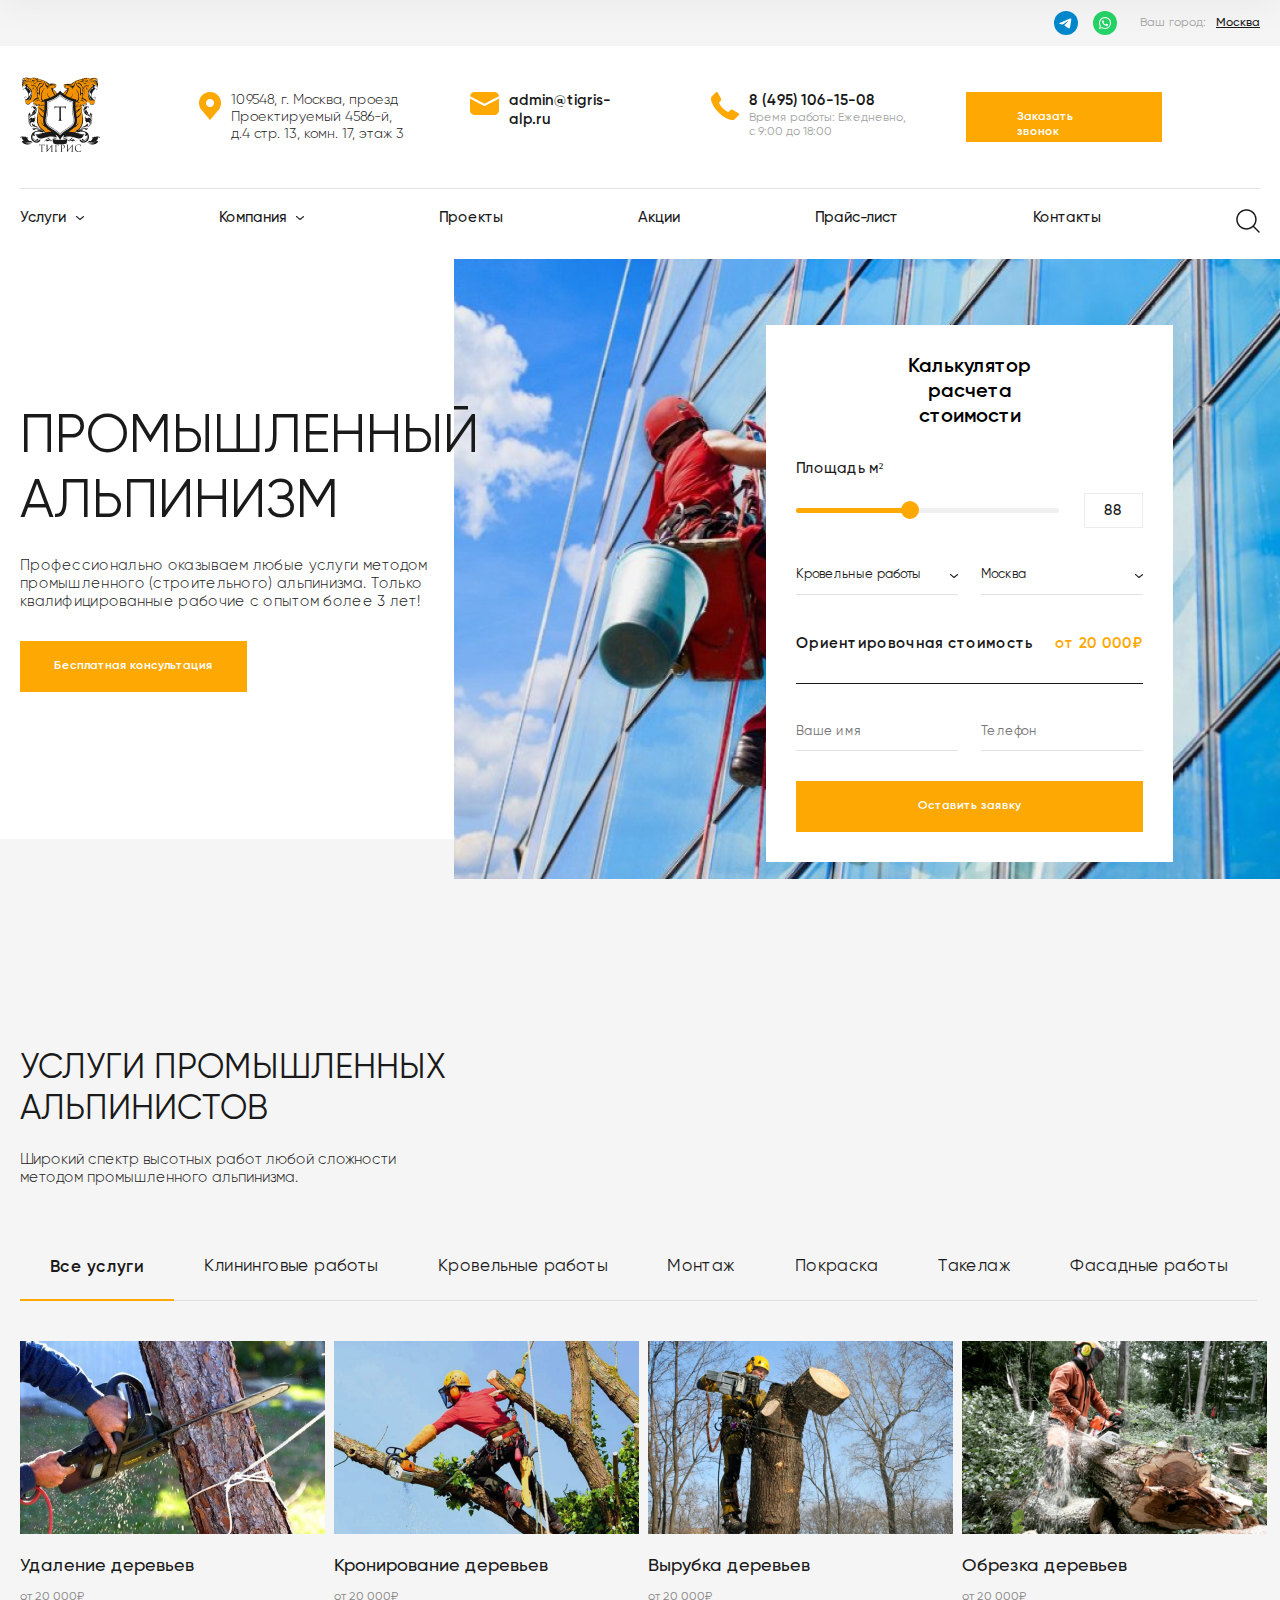
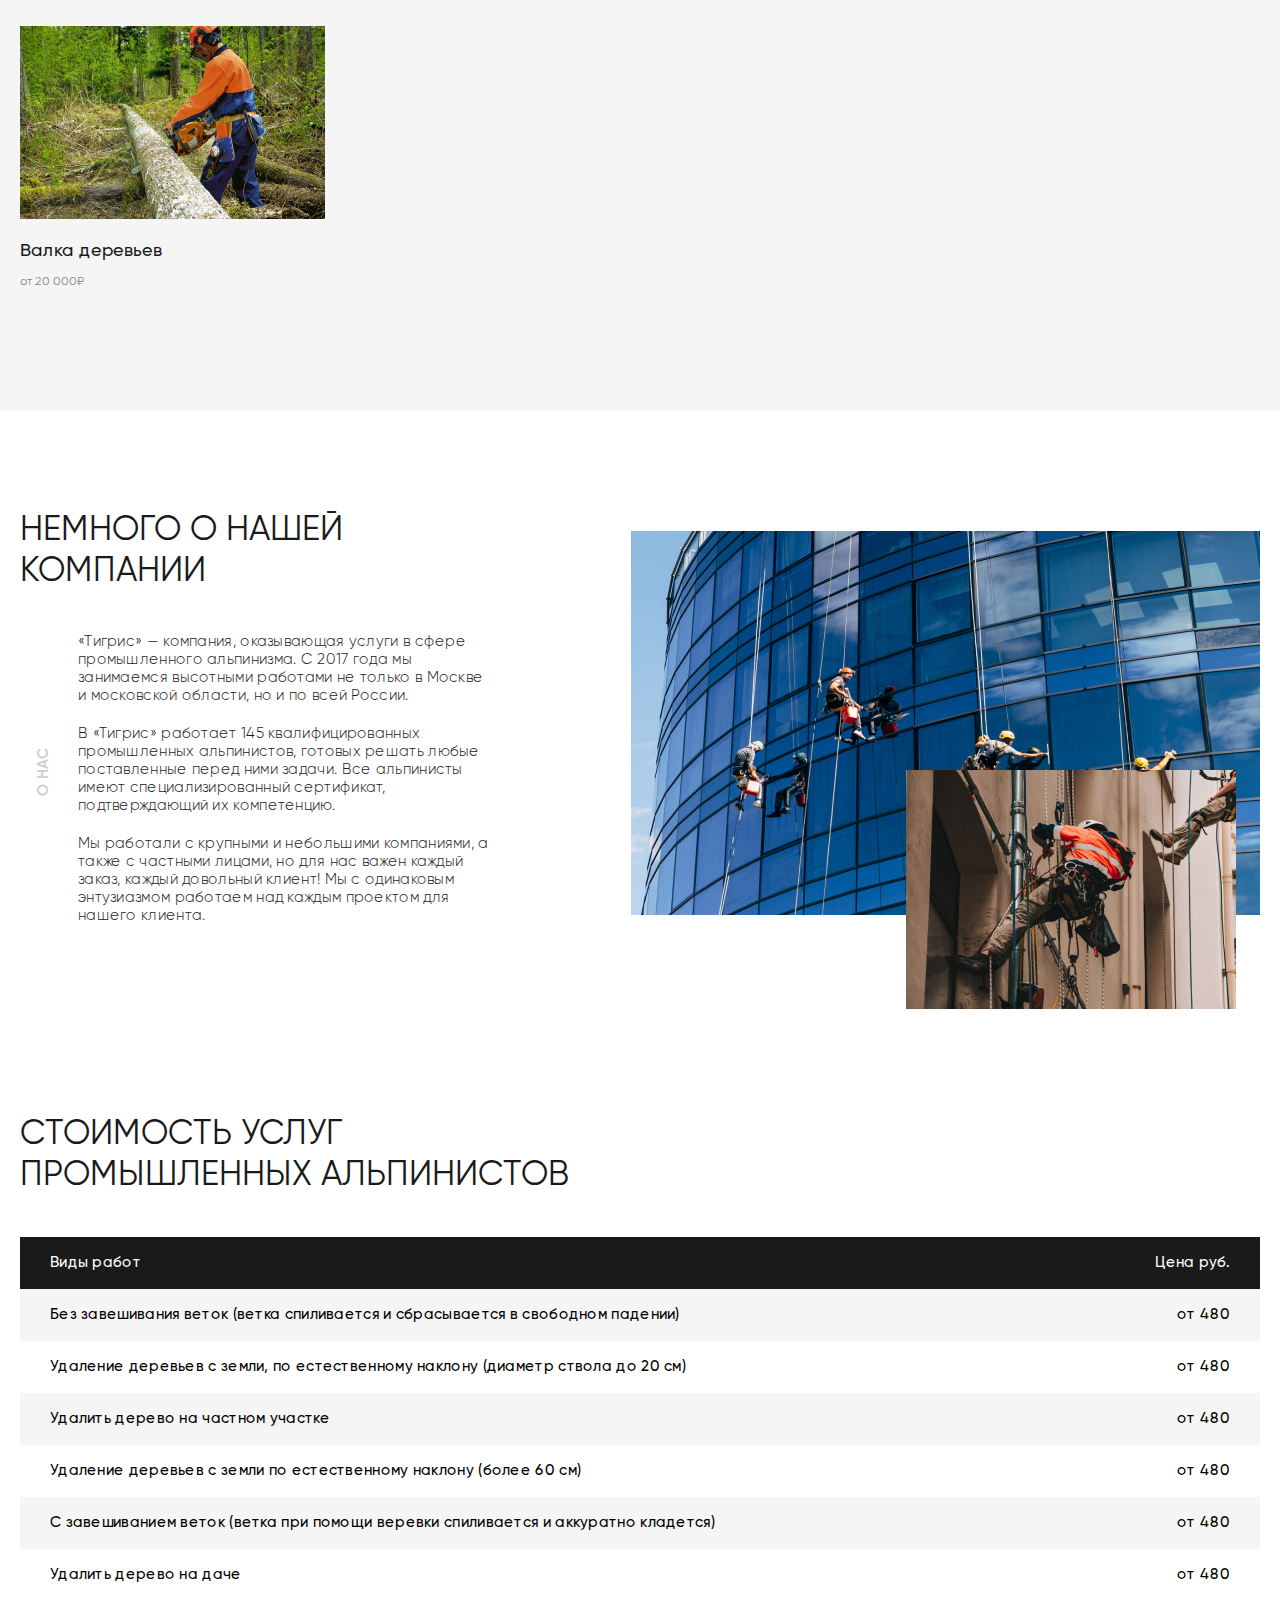
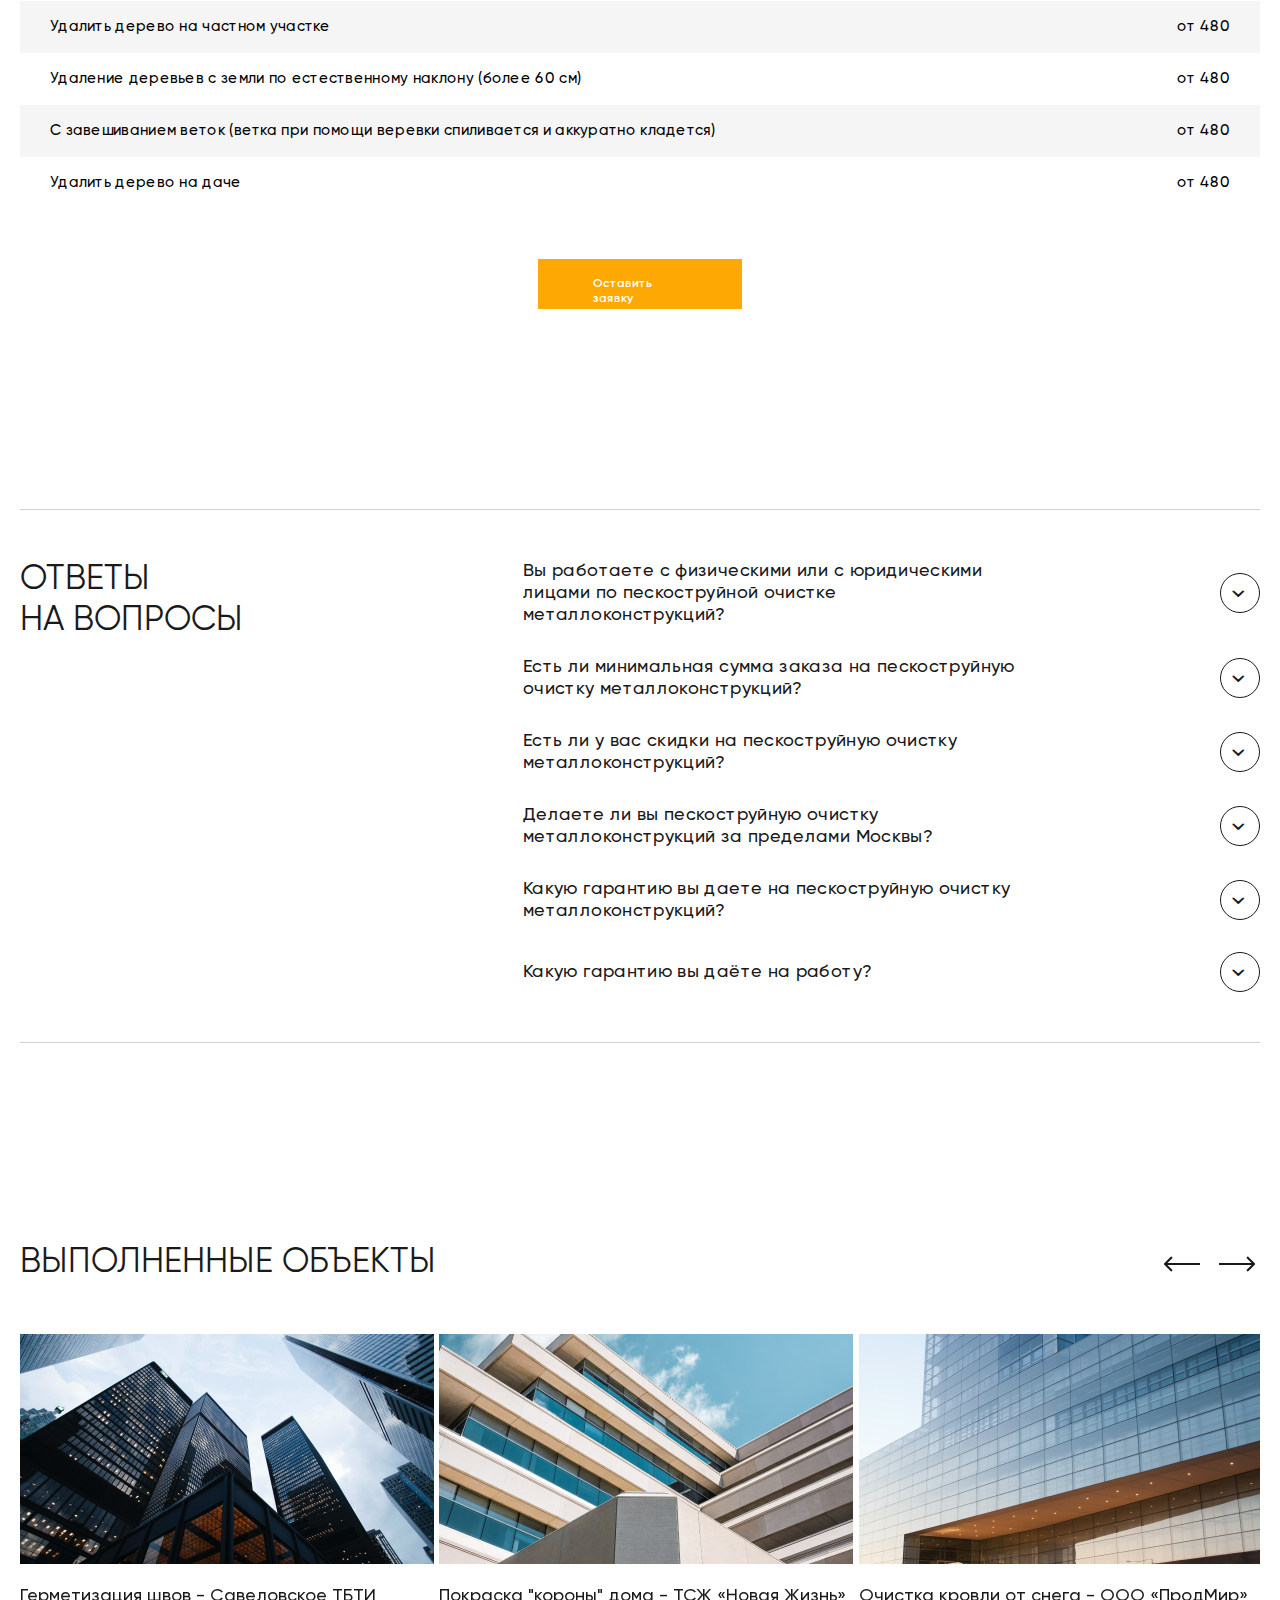
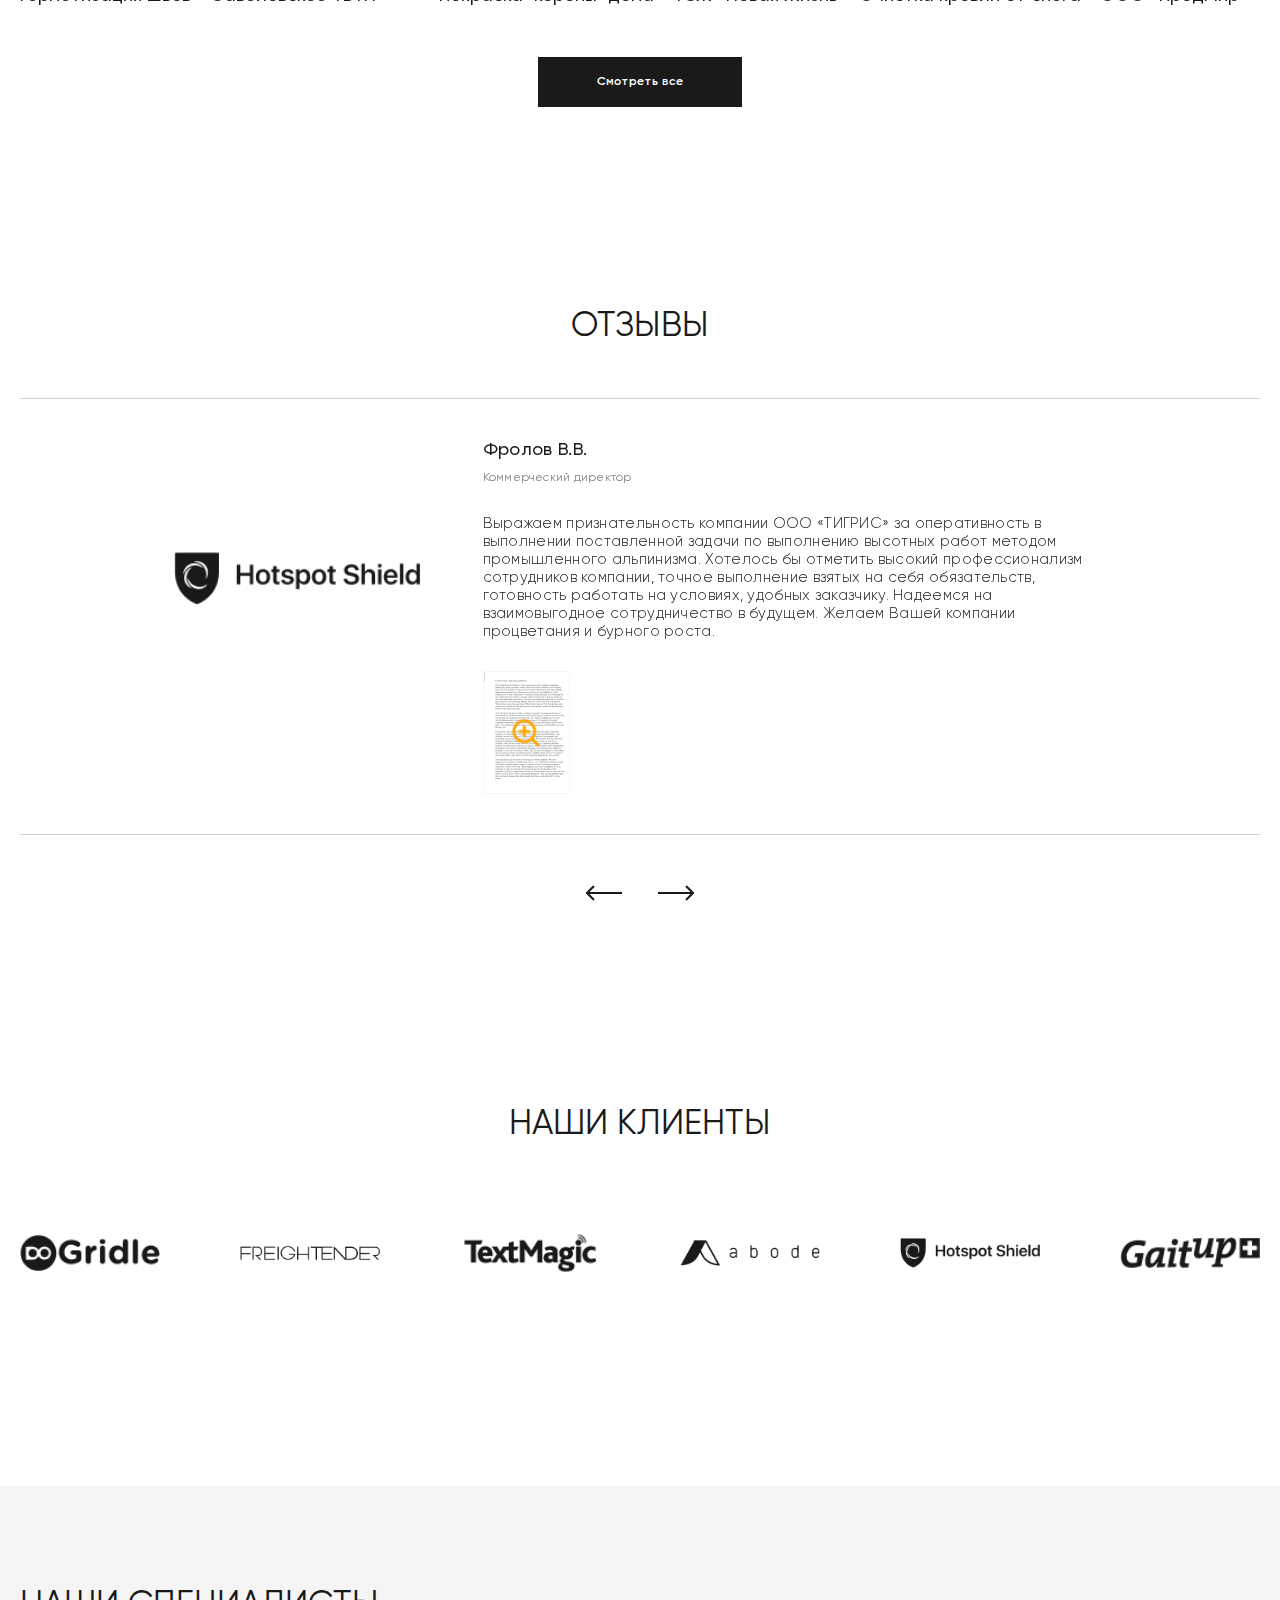
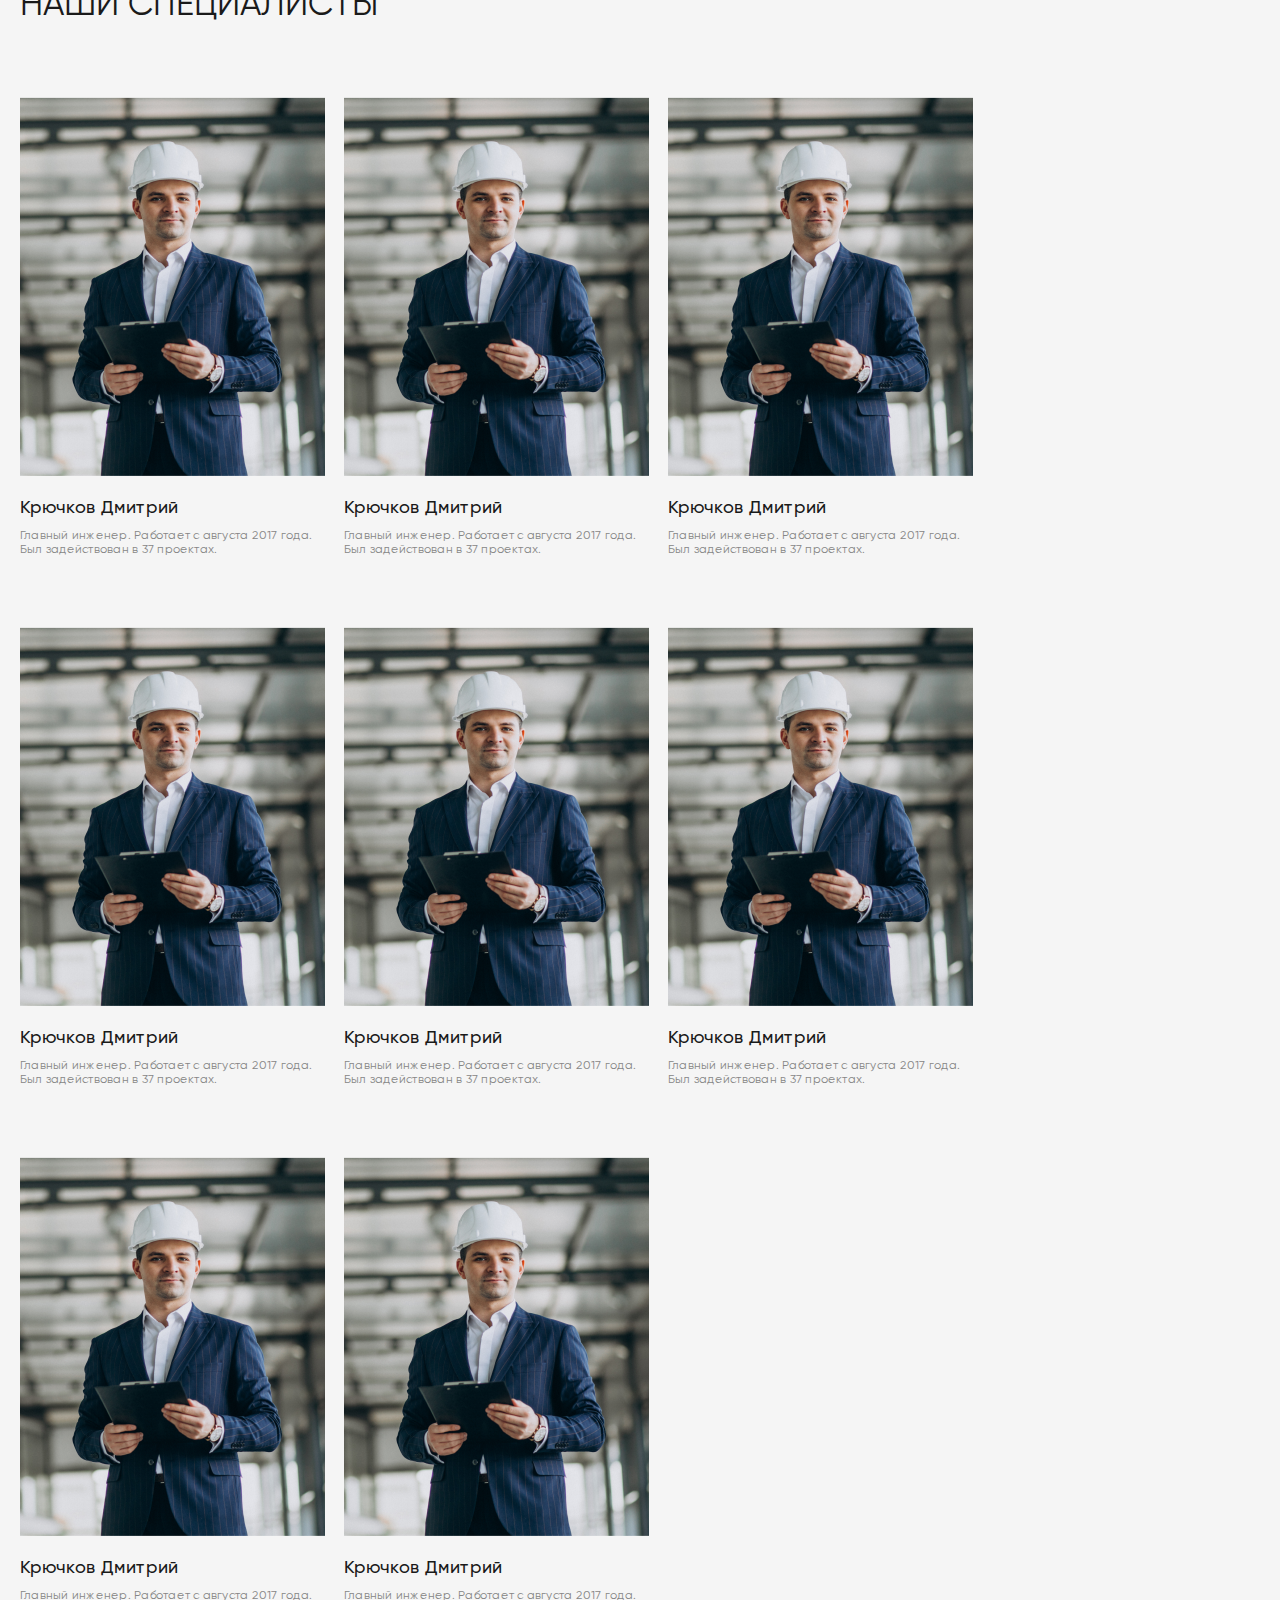
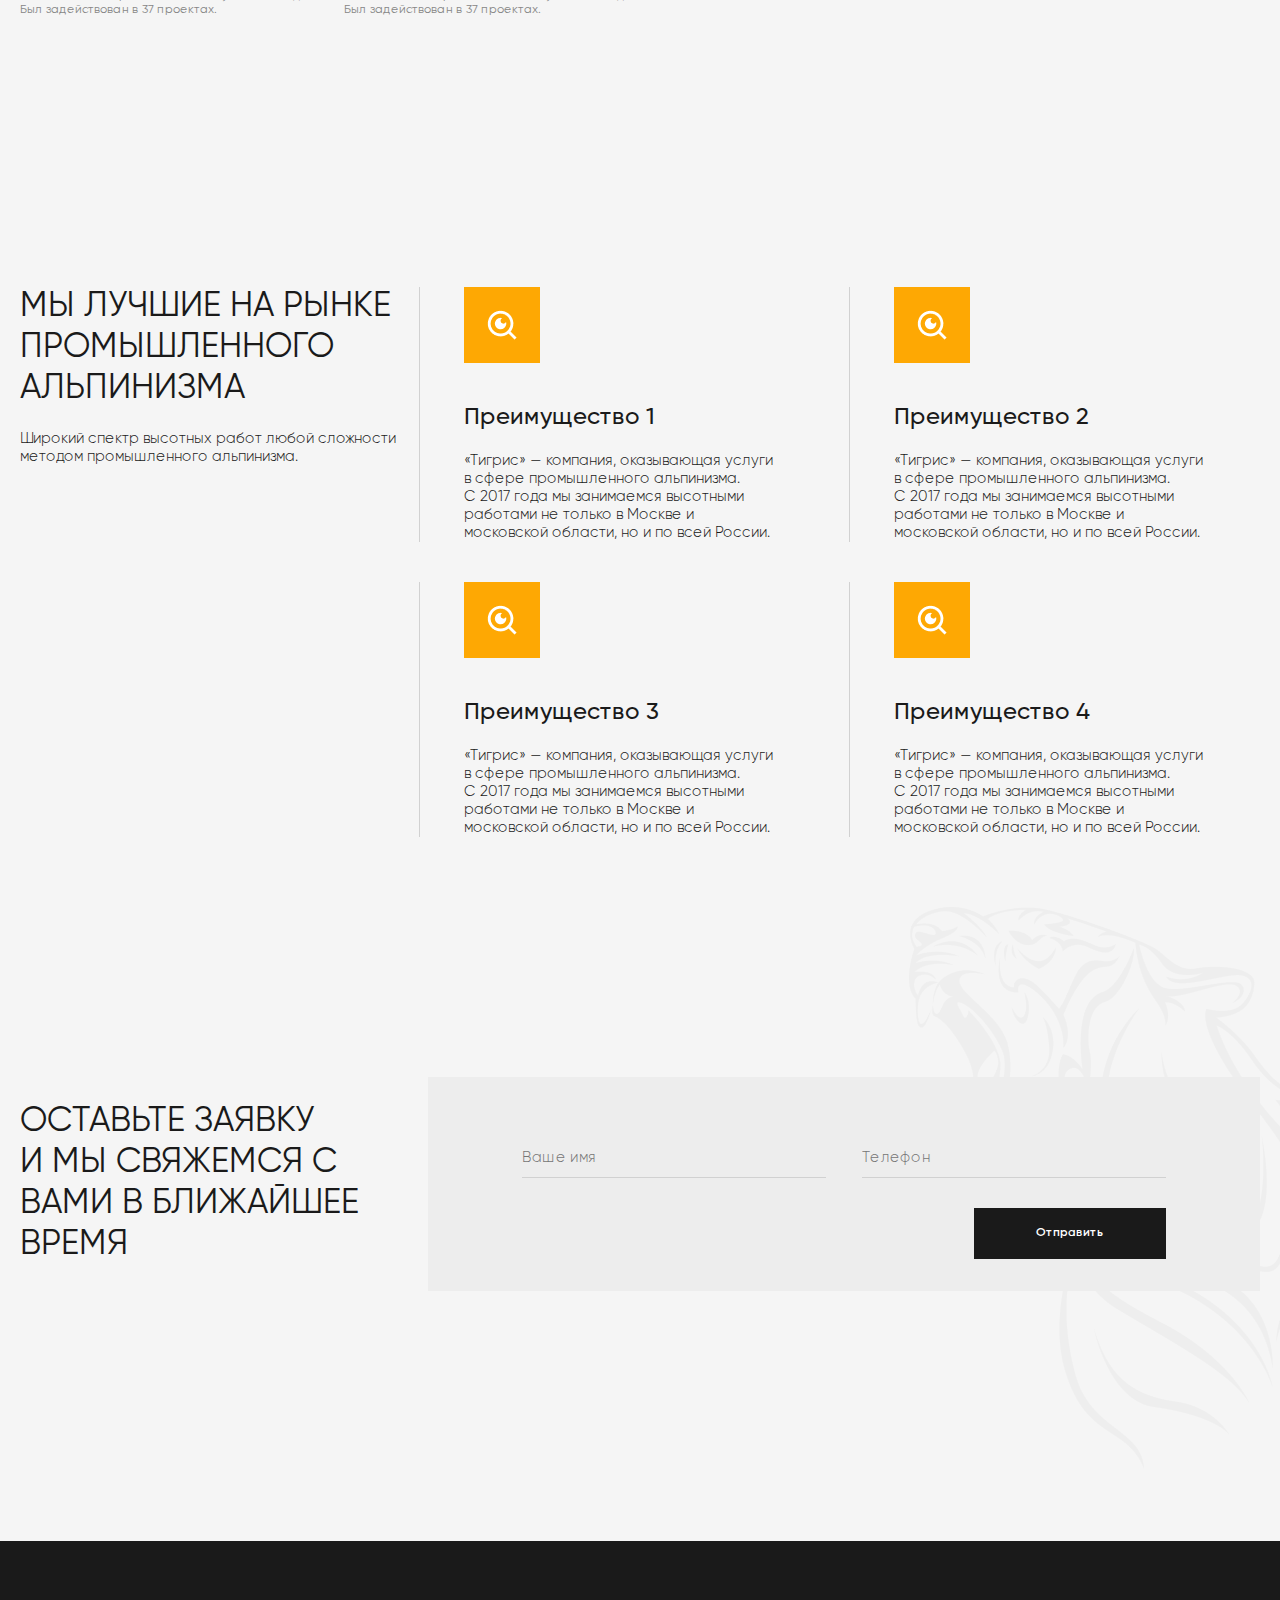
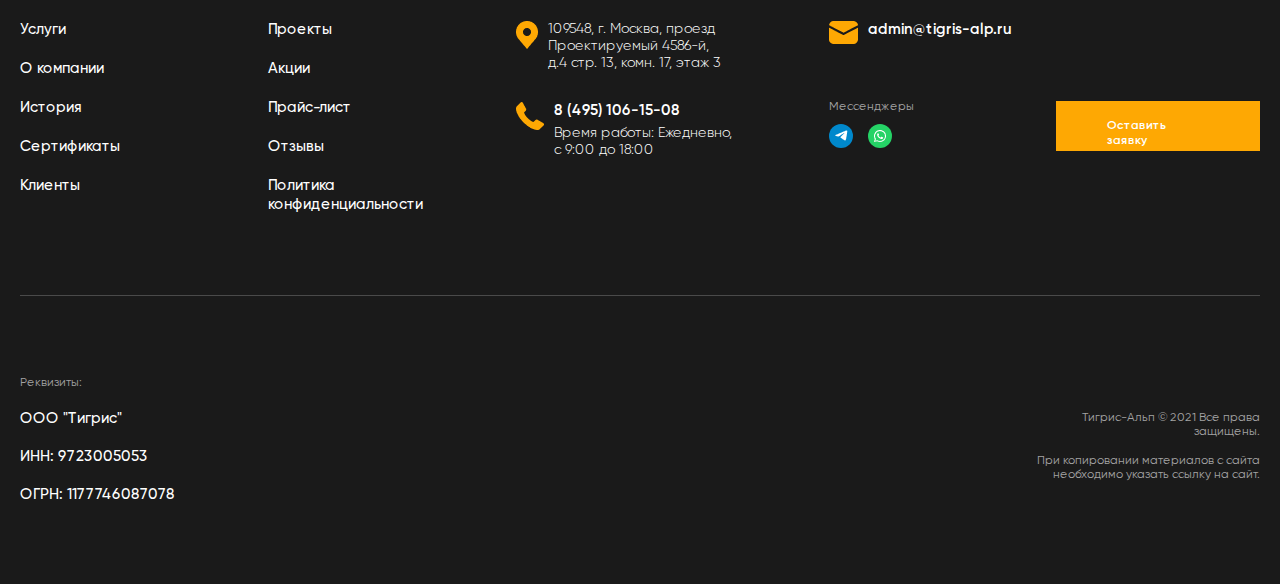
<file: index.html>
<!DOCTYPE html>
<html lang="en">
<head>
    <meta charset="UTF-8">
    <meta http-equiv="X-UA-Compatible" content="IE=edge">
    <meta name="viewport" content="width=device-width, initial-scale=1.0">
    <title>Главная</title>
    <link rel="icon" href="img/nav/favicon.ico" type="image/x-icon">
    <link rel="stylesheet" href="font/gilroy/stylesheet.css">
    <link rel="stylesheet" href="icons/arrow/fontello.css">
    <link rel="stylesheet" href="css/style_range.css">
    <link rel="stylesheet" href="https://unpkg.com/swiper/swiper-bundle.min.css" />
    <link rel="stylesheet" href="icons/check/fontello.css">
    <link rel="stylesheet" href="css/style.css">
   
</head>
<body>
    <header>
        <section class="navigation">
            
            <div class="navigation_wrapper">

                <div class="top_line">
                    <div class="container">
                        <div class="top_line_wrapper">

                            <div class="social_links">
                                <a href="#">
                                    <img src="img/links/telegram.png" alt="">
                                </a>
                                <a href="#">
                                    <img src="img/links/whatsapp.png" alt="">
                                </a>
                            </div>

                            <div class="your_sity">
                                <span>Ваш город:</span>
                                <a href="#">Москва</a>
                            </div>  
                        </div>
                       
                    </div>
                   
                </div>

                <div class="header_info">
                    <div class="container">

                        <div class="header_info_wrapper">

                            <div class="logo">
                                <img src="img/nav/logo.png" alt="">
                            </div>

                            <div class="info">

                                <div class="geo">
                                    <div class="icon">
                                        <img src="img/nav/geo.png" alt="">
                                    </div>
                                    <div class="txt">
                                        <span>
                                            109548, г. Москва, проезд 
                                            Проектируемый 4586-й, 
                                            д.4 стр. 13, комн. 17, этаж 3
                                        </span>
                                    </div>
                                    
                                </div>
                                <div class="mail">
                                    <div class="icon">
                                        <img src="img/nav/mail.png" alt="">
                                    </div>
                                    <div class="txt">
                                        <a href="mailto:admin@tigris-alp.ru">admin@tigris-alp.ru</a>
                                    </div>
                                    
                                </div>
                                <div class="phone">
                                    <div class="icon">
                                        <img src="img/nav/phone.png" alt="">
                                    </div>
                                    <div class="txt">
                                        <a href="tel:+84951061508">8 (495) 106-15-08</a>
                                        <span>
                                            Время работы: Ежедневно, <br>
                                            с 9:00 до 18:00
                                        </span>
                                    </div>
                                    
                                </div>
                                <div class="btn">

                                    <a href="#" class="order_call btn_hover open_modal_form">
                                        Заказать звонок
                                    </a>

                                </div>
                               
                            </div>
                            <div class="phone_mobile">
                                <div class="icon">
                                    <img src="img/nav/phone.png" alt="">
                                </div>
                                <div class="txt">
                                    <a href="tel:+84951061508">8 (495) 106-15-08</a>
                                   
                                </div>
                                
                            </div>





                            <div class="burger">
                                <div class="burger_btn">
                                    <div class="burger_line_one"></div>
                                    <div class="burger_line_two"></div>
                                    <div class="burger_line_three"></div>
                                </div>
                                <div class="burger_menu">
                                    <div class="closeMenu_btn">

                                        <div class="close_btn">
                                            <div></div>
                                            <div></div>
                                        </div>
                                    </div>
                                    <ul>
                                        <li>
                                            <div class="burger_down_menu">
                                                <span>Услуги</span>
                                                <div class="icon">
                                                    <i class="icon-left-open-mini"></i>
                                                </div>
                                               
                                            </div>
                                            <div class="li_down_menu">
                                                <ul>
                                                    <li>
                                                        <a href="#">Услуга 1</a>
                                                    </li>
                                                    <li>
                                                        <a href="#">Услуга 2</a>
                                                    </li>
                                                    <li>
                                                        <a href="#">Услуга 3</a>
                                                    </li>
                                                    <li>
                                                        <a href="#">Услуга 4</a>
                                                    </li>
                                                    <li>
                                                        <a href="#">Услуга 5</a>
                                                    </li>
                                                </ul>
                                            </div>
                                        </li>

                                        <li>
                                            <div class="burger_down_menu">
                                                <span>Компания</span>
                                                <div class="icon">
                                                    <i class="icon-left-open-mini"></i>
                                                </div>
                                               
                                            </div>
                                            <div class="li_down_menu">
                                                <ul>
                                                    <li>
                                                        <a href="#">Компания 1</a>
                                                    </li>
                                                    <li>
                                                        <a href="#">Компания 2</a>
                                                    </li>
                                                    <li>
                                                        <a href="#">Компания 3</a>
                                                    </li>
                                                    <li>
                                                        <a href="#">Компания 4</a>
                                                    </li>
                                                    <li>
                                                        <a href="#">Компания 5</a>
                                                    </li>
                                                </ul>
                                            </div>
                                        </li>



                                        <li><a href="#">Проекты</a></li>
                                        <li><a href="#">Акции</a></li>
                                        <li><a href="#">Прайс-лист</a></li>
                                        <li><a href="#">Контакты</a></li>
                                        <li>
                                            <div class="geo">
                                                <div class="icon">
                                                    <img src="img/nav/geo.png" alt="">
                                                </div>
                                                <div class="txt">
                                                    <span>
                                                        109548, г. Москва, проезд <br>
                                                        Проектируемый 4586-й, <br>
                                                        д.4 стр. 13, комн. 17, этаж 3
                                                    </span>
                                                </div>
                                            </div>
                                        </li>
                                        <li>
                                            <div class="mail">
                                                <div class="icon">
                                                    <img src="img/nav/mail.png" alt="">
                                                </div>
                                                <div class="txt">
                                                    <a href="mailto:admin@tigris-alp.ru">admin@tigris-alp.ru</a>
                                                </div>
                                            </div>
                                        </li>
                                        <li>
                                            <a href="#" class="order_call btn_hover open_modal_form">
                                                Заказать звонок
                                            </a>
                                        </li>
                                    </ul>
                                </div>
                            </div>
                        </div>
                        
                    </div>
                </div>

                <div class="nav_links">
                    <div class="container">
                        <div class="nav_links_wrapper">
                            <ul>
                                <li>
                                    <div class="down_menu">
                                        <span>Услуги</span>
                                        <div class="icon">
                                            <img src="img/nav/arrow.png" alt="">
                                        </div>
                                       
                                    </div>
                                    <div class="li_down_menu">
                                        <ul>
                                            <li>
                                                <a href="#">Услуга 1</a>
                                            </li>
                                            <li>
                                                <a href="#">Услуга 2</a>
                                            </li>
                                            <li>
                                                <a href="#">Услуга 3</a>
                                            </li>
                                            <li>
                                                <a href="#">Услуга 4</a>
                                            </li>
                                            <li>
                                                <a href="#">Услуга 5</a>
                                            </li>
                                        </ul>
                                    </div>
                                    
                                </li>
                                <li>
                                    <div class="down_menu">
                                        <span>Компания</span>
                                        <div class="icon">
                                            <img src="img/nav/arrow.png" alt="">
                                        </div>
                                    </div>
                                    <div class="li_down_menu">
                                        <ul>
                                            <li>
                                                <a href="#">Компания 1</a>
                                            </li>
                                            <li>
                                                <a href="#">Компания 2</a>
                                            </li>
                                            <li>
                                                <a href="#">Компания 3</a>
                                            </li>
                                            <li>
                                                <a href="#">Компания 4</a>
                                            </li>
                                            <li>
                                                <a href="#">Компания 5</a>
                                            </li>
                                        </ul>
                                    </div>
                                </li>
                                <li>
                                    <a href="#">Проекты</a>
                                </li>
                                <li>
                                    <a href="#">Акции</a>
                                </li>
                                <li>
                                    <a href="#">Прайс-лист</a>
                                </li>
                                <li>
                                    <a href="#">Контакты</a>
                                </li>
                                <li>
                                    <a href="#">
                                        <img src="img/nav/search.png" alt="">
                                    </a>
                                </li>
                            </ul>
                        </div>
                    </div>
                </div>


               

            </div>
            
        </section>
        <section class="fixed_nav">
            <div class="container">
                <div class="fixed_nav_wrapper">
                    <div class="logo">

                        <img src="img/nav/logo_fix_nav.png" alt="">
                    </div>

                    <div class="nav_links_wrapper">
                        <ul>
                            <li>
                                <div class="down_menu">
                                    <span>Услуги</span>
                                    <div class="icon">
                                        <img src="img/nav/arrow.png" alt="">
                                    </div>
                                </div>
                                <div class="li_down_menu">
                                    <ul>
                                        <li>
                                            <a href="#">Услуги 1</a>
                                        </li>
                                        <li>
                                            <a href="#">Услуги 2</a>
                                        </li>
                                        <li>
                                            <a href="#">Услуги 3</a>
                                        </li>
                                        <li>
                                            <a href="#">Услуги 4</a>
                                        </li>
                                        <li>
                                            <a href="#">Услуги 5</a>
                                        </li>
                                    </ul>
                                </div>
                            </li>
                            <li>
                                <div class="down_menu">
                                    <span>Компания</span>
                                    <div class="icon">
                                        <img src="img/nav/arrow.png" alt="">
                                    </div>
                                </div>
                                <div class="li_down_menu">
                                    <ul>
                                        <li>
                                            <a href="#">Компания 1</a>
                                        </li>
                                        <li>
                                            <a href="#">Компания 2</a>
                                        </li>
                                        <li>
                                            <a href="#">Компания 3</a>
                                        </li>
                                        <li>
                                            <a href="#">Компания 4</a>
                                        </li>
                                        <li>
                                            <a href="#">Компания 5</a>
                                        </li>
                                    </ul>
                                </div>
                            </li>
                            <li>
                                <a href="#">Проекты</a>
                            </li>
                            <li>
                                <a href="#">Акции</a>
                            </li>
                            <li>
                                <a href="#">Прайс-лист</a>
                            </li>
                            <li>
                                <a href="#">Контакты</a>
                            </li>
                            <li>
                                <a href="#">
                                    <img src="img/nav/search.png" alt="">
                                </a>
                            </li>
                        </ul>
                    </div>
                    <div class="phone_mobile">
                        <div class="icon">
                            <img src="img/nav/phone.png" alt="">
                        </div>
                        <div class="txt">
                            <a href="tel:+84951061508">8 (495) 106-15-08</a>
                           
                        </div>
                        
                    </div>
                    <div class="burger">
                        <div class="burger_btn">
                            <div class="burger_line_one"></div>
                            <div class="burger_line_two"></div>
                            <div class="burger_line_three"></div>
                        </div>
                    </div>
                </div>
            </div>
        </section>
    </header>

    <main>
        <div class="modal_bg_fon"></div>
        <div class="form_modal">
            <div class="close-form_modal">
                <svg width="19" height="19" viewBox="0 0 19 19" fill="none" xmlns="http://www.w3.org/2000/svg">
                    <path d="M11.41 9L18.7 1.71C18.8638 1.5187 18.9494 1.27262 18.9397 1.02095C18.93 0.769272 18.8256 0.530533 18.6475 0.352439C18.4694 0.174344 18.2307 0.0700115 17.979 0.0602903C17.7274 0.0505692 17.4813 0.136176 17.29 0.300002L9.99997 7.59L2.70997 0.290002C2.51867 0.126176 2.2726 0.0405699 2.02092 0.0502911C1.76924 0.0600122 1.53051 0.164344 1.35241 0.342439C1.17432 0.520533 1.06998 0.759272 1.06026 1.01095C1.05054 1.26262 1.13615 1.5087 1.29997 1.7L8.58997 9L1.28997 16.29C1.18529 16.3797 1.10027 16.49 1.04025 16.614C0.980225 16.7381 0.946494 16.8732 0.941175 17.0109C0.935855 17.1487 0.959061 17.286 1.00934 17.4143C1.05961 17.5427 1.13587 17.6592 1.23332 17.7567C1.33078 17.8541 1.44733 17.9304 1.57565 17.9806C1.70398 18.0309 1.84131 18.0541 1.97903 18.0488C2.11675 18.0435 2.25188 18.0098 2.37594 17.9497C2.50001 17.8897 2.61033 17.8047 2.69997 17.7L9.99997 10.41L17.29 17.7C17.4813 17.8638 17.7274 17.9494 17.979 17.9397C18.2307 17.93 18.4694 17.8257 18.6475 17.6476C18.8256 17.4695 18.93 17.2307 18.9397 16.9791C18.9494 16.7274 18.8638 16.4813 18.7 16.29L11.41 9Z" fill="#FEA803"/>
                    </svg>
                    
            </div>
            <h3>Заказать звонок</h3>
            <p>Представьтесь, мы вам перезвоним.</p>
            <form id="main_form_modal">
                <input type="text" name="name" id="name" placeholder="Ваше имя *">
                <input type="tel" name="phone" id="phone" placeholder="Телефон *">
                <div class="label_check">
                    <label >
                        <input type="checkbox" class="checkbox">
                        <span class="fake">
                            <i class="icon-ok"></i>
                        </span>
                        <span class="txt">Я согласен на <a href="#">обработку персональных данных</a> </span>
                    </label>
                </div>
                <div id="error"></div>
                <div id="acept"></div>
                <button type="submit" class="btn_hover">
                    Отправить
                </button>

            </form>
        </div>





        <section class="preview_block">
            <div class="container">
                <div class="preview_block_wrapper">
                    <div class="txt">
                        <h1>
                            Промышленный 
                            альпинизм
                        </h1>
                        <p>
                            Профессионально оказываем любые услуги методом 
                            промышленного (строительного) альпинизма. Только 
                            квалифицированные рабочие с опытом более 3 лет!
                        </p>
                        <a href="#" class="free_consultation btn_hover open_modal_form">
                            Бесплатная консультация
                        </a>
                    </div>


                    
                </div>
            </div>
            <div class="img_calculator">
                <img src="img/img_calc_block/image.png" alt="" class="img_bg">
                <img src="img/img_calc_block/image_mobil.png" alt="" class="img_bg_mobile">
                <div class="calculator">
                    <span class="title">
                        Калькулятор 
                        расчета стоимости
                    </span>
                    <span class="calc_mobil_open">Рассчитать <img src="img/select/arrow_calc.png" alt=""></span>
                    <form action="#" class="open_form_mobilCalc">

                        <div class="square">
                            <span class="square_title">Площадь м²</span>
                            <div class="cost">
                               
                                
                                <div class="range_block">
                                    <div id="slider-range-min" ></div>
                                </div>

                                <div class="txt">
                                    
                                    <div class="cost_price">
                                        <div>
                                            
                                            <input class="input_cost" type="text" id="amount">
                                        </div>
                                    </div>
                                </div>
                                

                            </div>
                        </div>

                        <div class="select_worck_sity">

                            <div class="select">
                                <input class="select__input" type="hidden" name="">
                                <div class="select__head">Кровельные работы</div>
                                <ul class="select__list" style="display: none;">
                                    <li class="select__item">Кровельные работы</li>
                                    <li class="select__item">Арбористика</li>
                                    <li class="select__item">Клининговые работы</li>
                                    <li class="select__item">Монтаж</li>
                                    <li class="select__item">Покраска</li>
                                    <li class="select__item">Такелаж</li>
                                    <li class="select__item">Фасадные работы</li>
                                </ul>
                            </div>
                            <div class="select">
                                <input class="select__input" type="hidden" name="">
                                <div class="select__head">Москва</div>
                                <ul class="select__list" style="display: none;">
                                    <li class="select__item">Москва</li>
                                    <li class="select__item">Москва</li>
                                    <li class="select__item">Москва</li>
                                    <li class="select__item">Москва</li>
                                    <li class="select__item">Москва</li>
                                    <li class="select__item">Москва</li>
                                    <li class="select__item">Москва</li>
                                </ul>
                            </div>
                        </div>

                        <div class="all_price">
                            <span class="name_price">Ориентировочная стоимость</span>
                            <span class="price">от 20 000₽</span>
                        </div>

                        <div class="name_phone">
                            <input type="text" name="name" placeholder="Ваше имя" required minlength="2">
                            <input type="tel" name="phone" placeholder="Телефон" required minlength="10" maxlength="12">
                        </div>

                        <button type="submit btn_hover">
                            Оставить заявку
                        </button>
                    </form>
                   
                    
                </div>
               
            </div>
        </section>

        <section class="services">
            <div class="container">
                <div class="services_wrapper">
                    <div class="title">
                        <h2>
                            УСЛУГИ ПРОМЫШЛЕННЫХ
                            АЛЬПИНИСТОВ
                        </h2>
                        <p>
                            Широкий спектр высотных работ любой сложности методом промышленного альпинизма.
                        </p>
                    </div>


                    <div class="services_content">
                        <div class="tab_links">
                            <ul>
                                <li class="tab_links_item tabs-active" >
                                    <a href="# " data-tab="#tab-1">Все услуги</a>
                                </li>
                                <li class="tab_links_item" >
                                    <a href="#" data-tab="#tab-2">Клининговые работы</a>
                                </li>
                                <li class="tab_links_item" >
                                    <a href="#" data-tab="#tab-3">Кровельные работы</a>
                                </li>
                                <li class="tab_links_item" >
                                    <a href="#" data-tab="#tab-4">Монтаж</a>
                                </li>
                                <li class="tab_links_item" >
                                    <a href="#" data-tab="#tab-5">Покраска</a>
                                </li>
                                <li class="tab_links_item" >
                                    <a href="#" data-tab="#tab-6">Такелаж</a>
                                </li>
                                <li class="tab_links_item" >
                                    <a href="#" data-tab="#tab-7">Фасадные работы</a>
                                </li>
                            </ul>
                        </div>
                        <div class="tab_content tab_content-active" id="tab-1">
                            

                            <div class="tab_content_body">
                                <a href="#" class="tab_content_item">
                                    <div class="img">
                                        <img src="img/tab_content/img1.png" alt="">
                                    </div>
                                    <div class="txt">
                                        <p>Удаление деревьев</p>
                                        <span>от 20 000₽</span>
                                    </div>
                                </a>
                                <a href="#" class="tab_content_item">
                                    <div class="img">
                                        <img src="img/tab_content/img2.png" alt="">
                                    </div>
                                    <div class="txt">
                                        <p>Кронирование деревьев</p>
                                        <span>от 20 000₽</span>
                                    </div>
                                </a>
                                <a href="#" class="tab_content_item">
                                    <div class="img">
                                        <img src="img/tab_content/img3.png" alt="">
                                    </div>
                                    <div class="txt">
                                        <p>Вырубка деревьев</p>
                                        <span>от 20 000₽</span>
                                    </div>
                                </a>
                                <a href="#" class="tab_content_item">
                                    <div class="img">
                                        <img src="img/tab_content/img4.png" alt="">
                                    </div>
                                    <div class="txt">
                                        <p>Обрезка деревьев</p>
                                        <span>от 20 000₽</span>
                                    </div>
                                </a>
    
                                <a href="#" class="tab_content_item">
                                    <div class="img">
                                        <img src="img/tab_content/img5.png" alt="">
                                    </div>
                                    <div class="txt">
                                        <p>Валка деревьев</p>
                                        <span>от 20 000₽</span>
                                    </div>
                                </a>
                            </div>
                           
                        </div>
                        <div class="tab_content" id="tab-2">
                            
                            <div class="tab_content_body">
                                <a href="#" class="tab_content_item">
                                    <div class="img">
                                        <img src="img/tab_content/img1.png" alt="">
                                    </div>
                                    <div class="txt">
                                        <p>Удаление деревьев</p>
                                        <span>от 20 000₽</span>
                                    </div>
                                </a>
                                <a href="#" class="tab_content_item">
                                    <div class="img">
                                        <img src="img/tab_content/img2.png" alt="">
                                    </div>
                                    <div class="txt">
                                        <p>Кронирование деревьев</p>
                                        <span>от 20 000₽</span>
                                    </div>
                                </a>
                                <a href="#" class="tab_content_item">
                                    <div class="img">
                                        <img src="img/tab_content/img3.png" alt="">
                                    </div>
                                    <div class="txt">
                                        <p>Вырубка деревьев</p>
                                        <span>от 20 000₽</span>
                                    </div>
                                </a>
                                <a href="#" class="tab_content_item">
                                    <div class="img">
                                        <img src="img/tab_content/img4.png" alt="">
                                    </div>
                                    <div class="txt">
                                        <p>Обрезка деревьев</p>
                                        <span>от 20 000₽</span>
                                    </div>
                                </a>
    
                                <a href="#" class="tab_content_item">
                                    <div class="img">
                                        <img src="img/tab_content/img5.png" alt="">
                                    </div>
                                    <div class="txt">
                                        <p>Валка деревьев</p>
                                        <span>от 20 000₽</span>
                                    </div>
                                </a>
                            </div>
                        </div>
                        <div class="tab_content" id="tab-3">
                            
                            <div class="tab_content_body">
                                <a href="#" class="tab_content_item">
                                    <div class="img">
                                        <img src="img/tab_content/img1.png" alt="">
                                    </div>
                                    <div class="txt">
                                        <p>Удаление деревьев</p>
                                        <span>от 20 000₽</span>
                                    </div>
                                </a>
                                <a href="#" class="tab_content_item">
                                    <div class="img">
                                        <img src="img/tab_content/img2.png" alt="">
                                    </div>
                                    <div class="txt">
                                        <p>Кронирование деревьев</p>
                                        <span>от 20 000₽</span>
                                    </div>
                                </a>
                                <a href="#" class="tab_content_item">
                                    <div class="img">
                                        <img src="img/tab_content/img3.png" alt="">
                                    </div>
                                    <div class="txt">
                                        <p>Вырубка деревьев</p>
                                        <span>от 20 000₽</span>
                                    </div>
                                </a>
                                <a href="#" class="tab_content_item">
                                    <div class="img">
                                        <img src="img/tab_content/img4.png" alt="">
                                    </div>
                                    <div class="txt">
                                        <p>Обрезка деревьев</p>
                                        <span>от 20 000₽</span>
                                    </div>
                                </a>
    
                                <a href="#" class="tab_content_item">
                                    <div class="img">
                                        <img src="img/tab_content/img5.png" alt="">
                                    </div>
                                    <div class="txt">
                                        <p>Валка деревьев</p>
                                        <span>от 20 000₽</span>
                                    </div>
                                </a>
                            </div>
                        </div>
                        <div class="tab_content" id="tab-4">
                            
                            <div class="tab_content_body">
                                <a href="#" class="tab_content_item">
                                    <div class="img">
                                        <img src="img/tab_content/img1.png" alt="">
                                    </div>
                                    <div class="txt">
                                        <p>Удаление деревьев</p>
                                        <span>от 20 000₽</span>
                                    </div>
                                </a>
                                <a href="#" class="tab_content_item">
                                    <div class="img">
                                        <img src="img/tab_content/img2.png" alt="">
                                    </div>
                                    <div class="txt">
                                        <p>Кронирование деревьев</p>
                                        <span>от 20 000₽</span>
                                    </div>
                                </a>
                                <a href="#" class="tab_content_item">
                                    <div class="img">
                                        <img src="img/tab_content/img3.png" alt="">
                                    </div>
                                    <div class="txt">
                                        <p>Вырубка деревьев</p>
                                        <span>от 20 000₽</span>
                                    </div>
                                </a>
                                <a href="#" class="tab_content_item">
                                    <div class="img">
                                        <img src="img/tab_content/img4.png" alt="">
                                    </div>
                                    <div class="txt">
                                        <p>Обрезка деревьев</p>
                                        <span>от 20 000₽</span>
                                    </div>
                                </a>
    
                                <a href="#" class="tab_content_item">
                                    <div class="img">
                                        <img src="img/tab_content/img5.png" alt="">
                                    </div>
                                    <div class="txt">
                                        <p>Валка деревьев</p>
                                        <span>от 20 000₽</span>
                                    </div>
                                </a>
                            </div>
                        </div>
                        <div class="tab_content" id="tab-5">
                           
                            <div class="tab_content_body">
                                <a href="#" class="tab_content_item">
                                    <div class="img">
                                        <img src="img/tab_content/img1.png" alt="">
                                    </div>
                                    <div class="txt">
                                        <p>Удаление деревьев</p>
                                        <span>от 20 000₽</span>
                                    </div>
                                </a>
                                <a href="#" class="tab_content_item">
                                    <div class="img">
                                        <img src="img/tab_content/img2.png" alt="">
                                    </div>
                                    <div class="txt">
                                        <p>Кронирование деревьев</p>
                                        <span>от 20 000₽</span>
                                    </div>
                                </a>
                                <a href="#" class="tab_content_item">
                                    <div class="img">
                                        <img src="img/tab_content/img3.png" alt="">
                                    </div>
                                    <div class="txt">
                                        <p>Вырубка деревьев</p>
                                        <span>от 20 000₽</span>
                                    </div>
                                </a>
                                <a href="#" class="tab_content_item">
                                    <div class="img">
                                        <img src="img/tab_content/img4.png" alt="">
                                    </div>
                                    <div class="txt">
                                        <p>Обрезка деревьев</p>
                                        <span>от 20 000₽</span>
                                    </div>
                                </a>
    
                                <a href="#" class="tab_content_item">
                                    <div class="img">
                                        <img src="img/tab_content/img5.png" alt="">
                                    </div>
                                    <div class="txt">
                                        <p>Валка деревьев</p>
                                        <span>от 20 000₽</span>
                                    </div>
                                </a>
                            </div>
                        </div>
                        <div class="tab_content" id="tab-6">
                           
                            <div class="tab_content_body">
                                <a href="#" class="tab_content_item">
                                    <div class="img">
                                        <img src="img/tab_content/img1.png" alt="">
                                    </div>
                                    <div class="txt">
                                        <p>Удаление деревьев</p>
                                        <span>от 20 000₽</span>
                                    </div>
                                </a>
                                <a href="#" class="tab_content_item">
                                    <div class="img">
                                        <img src="img/tab_content/img2.png" alt="">
                                    </div>
                                    <div class="txt">
                                        <p>Кронирование деревьев</p>
                                        <span>от 20 000₽</span>
                                    </div>
                                </a>
                                <a href="#" class="tab_content_item">
                                    <div class="img">
                                        <img src="img/tab_content/img3.png" alt="">
                                    </div>
                                    <div class="txt">
                                        <p>Вырубка деревьев</p>
                                        <span>от 20 000₽</span>
                                    </div>
                                </a>
                                <a href="#" class="tab_content_item">
                                    <div class="img">
                                        <img src="img/tab_content/img4.png" alt="">
                                    </div>
                                    <div class="txt">
                                        <p>Обрезка деревьев</p>
                                        <span>от 20 000₽</span>
                                    </div>
                                </a>
    
                                <a href="#" class="tab_content_item">
                                    <div class="img">
                                        <img src="img/tab_content/img5.png" alt="">
                                    </div>
                                    <div class="txt">
                                        <p>Валка деревьев</p>
                                        <span>от 20 000₽</span>
                                    </div>
                                </a>
                            </div>
                        </div>
                        <div class="tab_content" id="tab-7">
                            
                            <div class="tab_content_body">
                                <a href="#" class="tab_content_item">
                                    <div class="img">
                                        <img src="img/tab_content/img1.png" alt="">
                                    </div>
                                    <div class="txt">
                                        <p>Удаление деревьев</p>
                                        <span>от 20 000₽</span>
                                    </div>
                                </a>
                                <a href="#" class="tab_content_item">
                                    <div class="img">
                                        <img src="img/tab_content/img2.png" alt="">
                                    </div>
                                    <div class="txt">
                                        <p>Кронирование деревьев</p>
                                        <span>от 20 000₽</span>
                                    </div>
                                </a>
                                <a href="#" class="tab_content_item">
                                    <div class="img">
                                        <img src="img/tab_content/img3.png" alt="">
                                    </div>
                                    <div class="txt">
                                        <p>Вырубка деревьев</p>
                                        <span>от 20 000₽</span>
                                    </div>
                                </a>
                                <a href="#" class="tab_content_item">
                                    <div class="img">
                                        <img src="img/tab_content/img4.png" alt="">
                                    </div>
                                    <div class="txt">
                                        <p>Обрезка деревьев</p>
                                        <span>от 20 000₽</span>
                                    </div>
                                </a>
    
                                <a href="#" class="tab_content_item">
                                    <div class="img">
                                        <img src="img/tab_content/img5.png" alt="">
                                    </div>
                                    <div class="txt">
                                        <p>Валка деревьев</p>
                                        <span>от 20 000₽</span>
                                    </div>
                                </a>
                            </div>
                        </div>
                    </div>
                   
                </div>
            </div>
        </section>

        <section class="little_about_our">
            <div class="container">
                <div class="little_about_our_wrapper">
                    <div class="txt">
                        <h2>
                            немного О нашей <br>
                            компании
                        </h2>
                        <p>
                            «Тигрис» — компания, оказывающая 
                            услуги в сфере промышленного альпинизма.
                            С 2017 года мы занимаемся высотными 
                            работами не только в Москве и московской 
                            области, но и по всей России.
                        </p>
                        <p>
                            В «Тигрис» работает 145 квалифицированных 
                            промышленных альпинистов, готовых решать 
                            любые поставленные перед ними задачи. Все 
                            альпинисты имеют специализированный сертификат, 
                            подтверждающий их компетенцию.
                        </p>
                        <p>
                            Мы работали с крупными и небольшими компаниями, 
                            а также с частными лицами, но для нас важен 
                            каждый заказ, каждый довольный клиент! Мы с 
                            одинаковым энтузиазмом работаем над каждым 
                            проектом для нашего клиента.
                        </p>

                        <span class="left_txt">О НАС</span>
                    </div>
                    <div class="img">
                        <img src="img/little_about_our/img.png" alt="">
                    </div>
                </div>
            </div>
        </section>

        <section class="cost_services">
            <div class="container">
                <div class="cost_services_wrapper">
                    <h2>
                        Стоимость услуг <br>
                        промышленных альпинистов
                    </h2>

                    <ul>
                        <li>
                            <span>Виды работ</span>
                            <span>Цена руб.</span>
                        </li>




                        <li>
                            <span>Без завешивания веток (ветка спиливается и сбрасывается в свободном падении)</span>
                            <span>от 480</span>
                        </li>
                        <li>
                            <span>Удаление деревьев с земли, по естественному наклону (диаметр ствола до 20 см)</span>
                            <span>от 480</span>
                        </li>
                        <li>
                            <span>Удалить дерево на частном участке</span>
                            <span>от 480</span>
                        </li>
                        <li>
                            <span>Удаление деревьев с земли по естественному наклону (более 60 см)</span>
                            <span>от 480</span>
                        </li>
                        <li>
                            <span>С завешиванием веток (ветка при помощи веревки спиливается и аккуратно кладется)</span>
                            <span>от 480</span>
                        </li>
                        <li>
                            <span>Удалить дерево на даче</span>
                            <span>от 480</span>
                        </li>
                        <li>
                            <span>Удалить дерево на частном участке</span>
                            <span>от 480</span>
                        </li>
                        <li>
                            <span>Удаление деревьев с земли по естественному наклону (более 60 см)</span>
                            <span>от 480</span>
                        </li>
                        <li>
                            <span>С завешиванием веток (ветка при помощи веревки спиливается и аккуратно кладется)</span>
                            <span>от 480</span>
                        </li>
                        <li>
                            <span>Удалить дерево на даче</span>
                            <span>от 480</span>
                        </li>
                    </ul>

                    <a href="#" class="submit_application btn_hover open_modal_form">
                        Оставить заявку
                    </a>
                </div>
            </div>
        </section>


        <section class="answers_questions">
            <div class="container">
                <div class="answers_questions_wrapper">
                    <div class="txt">
                        <h2>Ответы <br> на вопросы</h2>
                    </div>
                    <div class="questions">
                        <div class="questions_item ">
                            <div class="questions_item_title ">
                                <span>
                                    Вы работаете с физическими или с юридическими лицами по пескоструйной очистке металлоконструкций?
                                </span>
                                <div class="arrow">
                                    <i class="icon-left-open-mini"></i>
                                        
                                </div>
                            </div>
                            <div class="questions_item_body">
                                <p>
                                    «Тигрис» — компания, оказывающая услуги 
                                    в сфере промышленного альпинизма. С 2017 
                                    года мы занимаемся высотными работами не 
                                    только в Москве и московской области, но 
                                    и по всей России.
                                </p>
                            </div>
                        </div>
                        <div class="questions_item">
                            <div class="questions_item_title">
                                <span>
                                    Есть ли минимальная сумма заказа на пескоструйную очистку металлоконструкций?
                                </span>
                                <div class="arrow">
                                    <i class="icon-left-open-mini"></i>
                                        
                                </div>
                            </div>
                            <div class="questions_item_body">
                                <p>
                                    «Тигрис» — компания, оказывающая услуги 
                                    в сфере промышленного альпинизма. С 2017 
                                    года мы занимаемся высотными работами не 
                                    только в Москве и московской области, но 
                                    и по всей России.
                                </p>
                            </div>
                        </div>
                        <div class="questions_item">
                            <div class="questions_item_title">
                                <span>
                                    Есть ли у вас скидки на пескоструйную очистку металлоконструкций?
                                </span>
                                <div class="arrow">
                                    <i class="icon-left-open-mini"></i>
                                        
                                </div>
                            </div>
                            <div class="questions_item_body">
                                <p>
                                    «Тигрис» — компания, оказывающая услуги 
                                    в сфере промышленного альпинизма. С 2017 
                                    года мы занимаемся высотными работами не 
                                    только в Москве и московской области, но 
                                    и по всей России.
                                </p>
                            </div>
                        </div>
                        <div class="questions_item">
                            <div class="questions_item_title">
                                <span>
                                    Делаете ли вы пескоструйную очистку металлоконструкций за пределами Москвы?
                                </span>
                                <div class="arrow">
                                    <i class="icon-left-open-mini"></i>
                                        
                                </div>
                            </div>
                            <div class="questions_item_body">
                                <p>
                                    «Тигрис» — компания, оказывающая услуги 
                                    в сфере промышленного альпинизма. С 2017 
                                    года мы занимаемся высотными работами не 
                                    только в Москве и московской области, но 
                                    и по всей России.
                                </p>
                            </div>
                        </div>
                        <div class="questions_item">
                            <div class="questions_item_title">
                                <span>
                                    Какую гарантию вы даете на пескоструйную очистку металлоконструкций?
                                </span>
                                <div class="arrow">
                                    <i class="icon-left-open-mini"></i>
                                        
                                </div>
                            </div>
                            <div class="questions_item_body">
                                <p>
                                    «Тигрис» — компания, оказывающая услуги 
                                    в сфере промышленного альпинизма. С 2017 
                                    года мы занимаемся высотными работами не 
                                    только в Москве и московской области, но 
                                    и по всей России.
                                </p>
                            </div>
                        </div>
                        <div class="questions_item">
                            <div class="questions_item_title">
                                <span>
                                    Какую гарантию вы даёте на работу?
                                </span>
                                <div class="arrow">
                                    <i class="icon-left-open-mini"></i>
                                        
                                </div>
                            </div>
                            <div class="questions_item_body">
                                <p>
                                    «Тигрис» — компания, оказывающая услуги 
                                    в сфере промышленного альпинизма. С 2017 
                                    года мы занимаемся высотными работами не 
                                    только в Москве и московской области, но 
                                    и по всей России.
                                </p>
                            </div>
                        </div>
                    </div>
                </div>
            </div>
        </section>

        <section class="completed_objects">
            <div class="container">
                <div class="completed_objects_wrapper">
                    <h2>Выполненные объекты</h2>

                    <div class="slider_block">

                        <div class="objects_slider_container swiper">

                            <div class="objects_slider_wraper swiper-wrapper">

                                <div class="swiper-slide">
                                    <div class="objects_item">
                                        <div class="img">
                                            <img src="img/completed_objects/img1.png" alt="">
                                        </div>
                                        <div class="txt">
                                            <span>Герметизация швов - Савеловское ТБТИ</span>
                                        </div>
                                    </div>
                                </div>

                                <div class="swiper-slide">
                                    <div class="objects_item">
                                        <div class="img">
                                            <img src="img/completed_objects/img2.png" alt="">
                                        </div>
                                        <div class="txt">
                                            <span>Покраска "короны" дома - ТСЖ «Новая Жизнь»</span>
                                        </div>
                                    </div>
                                </div>

                                <div class="swiper-slide">
                                    <div class="objects_item">
                                        <div class="img">
                                            <img src="img/completed_objects/img3.png" alt="">
                                        </div>
                                        <div class="txt">
                                            <span>Очистка кровли от снега - ООО «ПродМир»</span>
                                        </div>
                                    </div>
                                </div>

                                <div class="swiper-slide">
                                    <div class="objects_item">
                                        <div class="img">
                                            <img src="img/completed_objects/img1.png" alt="">
                                        </div>
                                        <div class="txt">
                                            <span>Герметизация швов - Савеловское ТБТИ</span>
                                        </div>
                                    </div>
                                </div>

                                <div class="swiper-slide">
                                    <div class="objects_item">
                                        <div class="img">
                                            <img src="img/completed_objects/img2.png" alt="">
                                        </div>
                                        <div class="txt">
                                            <span>Покраска "короны" дома - ТСЖ «Новая Жизнь»</span>
                                        </div>
                                    </div>
                                </div>

                                <div class="swiper-slide">
                                    <div class="objects_item">
                                        <div class="img">
                                            <img src="img/completed_objects/img3.png" alt="">
                                        </div>
                                        <div class="txt">
                                            <span>Очистка кровли от снега - ООО «ПродМир»</span>
                                        </div>
                                    </div>
                                </div>

                            </div>

                            <div class="swiper-button-prev" id="objects_prev">
                                <img src="img/completed_objects/Arrow 2.png" alt="">
                                    
                            </div>
                            <div class="swiper-button-next" id="objects_next">
                                <img src="img/completed_objects/Arrow 1.png" alt="">
                            </div>

                        </div>

                    </div>

                    <a href="#" class="watch_all black_hover">
                        Смотреть все
                    </a>


                </div>
            </div>
        </section>



        <section class="reviews">
            <div class="container">
                <h2>Отзывы</h2>
                <div class="reviews_wrapper">

                    <div class="reviews_slider_block">

                        <div class="reviews_slider_container swiper">

                            <div class="reviews_slider_wraper swiper-wrapper">

                                <div class="swiper-slide">
                                    <div class="reviews_item">
                                        <div class="img">
                                            <img src="img/reviews/img1.png" alt="">
                                        </div>
                                        <div class="txt">
                                            <span class="name">Фролов В.В.</span>
                                            <span class="position">Коммерческий директор</span>
                                            <p>
                                                Выражаем признательность компании ООО «ТИГРИС» за 
                                                оперативность в выполнении поставленной задачи по 
                                                выполнению высотных работ методом промышленного 
                                                альпинизма. Хотелось бы отметить высокий профессионализм 
                                                сотрудников компании, точное выполнение взятых на себя 
                                                обязательств, готовность работать на условиях, удобных 
                                                заказчику. Надеемся на взаимовыгодное сотрудничество 
                                                в будущем. Желаем Вашей компании процветания и бурного роста.
                                            </p>
    
                                            <div class="img_plus">
                                                <img src="img/reviews/img_plus.png" alt="">
                                                <img src="img/reviews/lupa.png" alt="" class="lupa">
                                            </div>
                                        </div>
                                    </div>
                                </div>
                                <div class="swiper-slide">
                                    <div class="reviews_item">
                                        <div class="img">
                                            <img src="img/reviews/img1.png" alt="">
                                        </div>
                                        <div class="txt">
                                            <span class="name">Фролов В.В.</span>
                                            <span class="position">Коммерческий директор</span>
                                            <p>
                                                Выражаем признательность компании ООО «ТИГРИС» за 
                                                оперативность в выполнении поставленной задачи по 
                                                выполнению высотных работ методом промышленного 
                                                альпинизма. Хотелось бы отметить высокий профессионализм 
                                                сотрудников компании, точное выполнение взятых на себя 
                                                обязательств, готовность работать на условиях, удобных 
                                                заказчику. Надеемся на взаимовыгодное сотрудничество 
                                                в будущем. Желаем Вашей компании процветания и бурного роста.
                                            </p>
    
                                            <div class="img_plus">
                                                <img src="img/reviews/img_plus.png" alt="">
                                                <img src="img/reviews/lupa.png" alt="" class="lupa">
                                            </div>
                                        </div>
                                    </div>
                                </div>
                                <div class="swiper-slide">
                                    <div class="reviews_item">
                                        <div class="img">
                                            <img src="img/reviews/img1.png" alt="">
                                        </div>
                                        <div class="txt">
                                            <span class="name">Фролов В.В.</span>
                                            <span class="position">Коммерческий директор</span>
                                            <p>
                                                Выражаем признательность компании ООО «ТИГРИС» за 
                                                оперативность в выполнении поставленной задачи по 
                                                выполнению высотных работ методом промышленного 
                                                альпинизма. Хотелось бы отметить высокий профессионализм 
                                                сотрудников компании, точное выполнение взятых на себя 
                                                обязательств, готовность работать на условиях, удобных 
                                                заказчику. Надеемся на взаимовыгодное сотрудничество 
                                                в будущем. Желаем Вашей компании процветания и бурного роста.
                                            </p>
    
                                            <div class="img_plus">
                                                <img src="img/reviews/img_plus.png" alt="">
                                                <img src="img/reviews/lupa.png" alt="" class="lupa">
                                            </div>
                                        </div>
                                    </div>
                                </div>
                                <div class="swiper-slide">
                                    <div class="reviews_item">
                                        <div class="img">
                                            <img src="img/reviews/img1.png" alt="">
                                        </div>
                                        <div class="txt">
                                            <span class="name">Фролов В.В.</span>
                                            <span class="position">Коммерческий директор</span>
                                            <p>
                                                Выражаем признательность компании ООО «ТИГРИС» за 
                                                оперативность в выполнении поставленной задачи по 
                                                выполнению высотных работ методом промышленного 
                                                альпинизма. Хотелось бы отметить высокий профессионализм 
                                                сотрудников компании, точное выполнение взятых на себя 
                                                обязательств, готовность работать на условиях, удобных 
                                                заказчику. Надеемся на взаимовыгодное сотрудничество 
                                                в будущем. Желаем Вашей компании процветания и бурного роста.
                                            </p>
    
                                            <div class="img_plus">
                                                <img src="img/reviews/img_plus.png" alt="">
                                                <img src="img/reviews/lupa.png" alt="" class="lupa">
                                            </div>
                                        </div>
                                    </div>
                                </div>
                                <div class="swiper-slide">
                                    <div class="reviews_item">
                                        <div class="img">
                                            <img src="img/reviews/img1.png" alt="">
                                        </div>
                                        <div class="txt">
                                            <span class="name">Фролов В.В.</span>
                                            <span class="position">Коммерческий директор</span>
                                            <p>
                                                Выражаем признательность компании ООО «ТИГРИС» за 
                                                оперативность в выполнении поставленной задачи по 
                                                выполнению высотных работ методом промышленного 
                                                альпинизма. Хотелось бы отметить высокий профессионализм 
                                                сотрудников компании, точное выполнение взятых на себя 
                                                обязательств, готовность работать на условиях, удобных 
                                                заказчику. Надеемся на взаимовыгодное сотрудничество 
                                                в будущем. Желаем Вашей компании процветания и бурного роста.
                                            </p>
    
                                            <div class="img_plus">
                                                <img src="img/reviews/img_plus.png" alt="">
                                                <img src="img/reviews/lupa.png" alt="" class="lupa">
                                            </div>
                                        </div>
                                    </div>
                                </div>

                            </div>

                            <div class="swiper-button-prev" id="reviews_prev">
                                <img src="img/completed_objects/Arrow 2.png" alt="">
                                    
                            </div>
                            <div class="swiper-button-next" id="reviews_next">
                                <img src="img/completed_objects/Arrow 1.png" alt="">
                            </div>

                        </div>
                    </div>
                    



                </div>
            </div>
        </section>



        <section class="our_clients">
                <div class="container">
                    <h2>НАШИ КЛИеНТЫ</h2>
                    <div class="our_clients_wrapper">
                        <div class="our_clients_item">
                            <img src="img/our_clients/img1.png" alt="">
                        </div>
                        <div class="our_clients_item">
                            <img src="img/our_clients/img2.png" alt="">
                        </div>
                        <div class="our_clients_item">
                            <img src="img/our_clients/img3.png" alt="">
                        </div>
                        <div class="our_clients_item">
                            <img src="img/our_clients/img4.png" alt="">
                        </div>
                        <div class="our_clients_item">
                            <img src="img/our_clients/img5.png" alt="">
                        </div>
                        <div class="our_clients_item">
                            <img src="img/our_clients/img6.png" alt="">
                        </div>
                    </div>
                </div>
        </section>

        <section class="our_specialists">
            <div class="container">
                <h2>Наши специалисты</h2>
                <div class="our_specialists_wrapper">
                    <div class="specialists_item">
                        <div class="img">
                            <img src="img/our_specialists/img1.png" alt="">
                        </div>
                        <div class="txt">
                            <span class="name">Крючков Дмитрий</span>
                            <span class="position">
                                Главный инженер. Работает с августа 2017 года. Был задействован в 37 проектах.
                            </span>
                        </div>
                    </div>
                    <div class="specialists_item">
                        <div class="img">
                            <img src="img/our_specialists/img1.png" alt="">
                        </div>
                        <div class="txt">
                            <span class="name">Крючков Дмитрий</span>
                            <span class="position">
                                Главный инженер. Работает с августа 2017 года. Был задействован в 37 проектах.
                            </span>
                        </div>
                    </div>
                    <div class="specialists_item">
                        <div class="img">
                            <img src="img/our_specialists/img1.png" alt="">
                        </div>
                        <div class="txt">
                            <span class="name">Крючков Дмитрий</span>
                            <span class="position">
                                Главный инженер. Работает с августа 2017 года. Был задействован в 37 проектах.
                            </span>
                        </div>
                    </div>
                    <div class="specialists_item">
                        <div class="img">
                            <img src="img/our_specialists/img1.png" alt="">
                        </div>
                        <div class="txt">
                            <span class="name">Крючков Дмитрий</span>
                            <span class="position">
                                Главный инженер. Работает с августа 2017 года. Был задействован в 37 проектах.
                            </span>
                        </div>
                    </div>
                    <div class="specialists_item">
                        <div class="img">
                            <img src="img/our_specialists/img1.png" alt="">
                        </div>
                        <div class="txt">
                            <span class="name">Крючков Дмитрий</span>
                            <span class="position">
                                Главный инженер. Работает с августа 2017 года. Был задействован в 37 проектах.
                            </span>
                        </div>
                    </div>
                    <div class="specialists_item">
                        <div class="img">
                            <img src="img/our_specialists/img1.png" alt="">
                        </div>
                        <div class="txt">
                            <span class="name">Крючков Дмитрий</span>
                            <span class="position">
                                Главный инженер. Работает с августа 2017 года. Был задействован в 37 проектах.
                            </span>
                        </div>
                    </div>
                    <div class="specialists_item">
                        <div class="img">
                            <img src="img/our_specialists/img1.png" alt="">
                        </div>
                        <div class="txt">
                            <span class="name">Крючков Дмитрий</span>
                            <span class="position">
                                Главный инженер. Работает с августа 2017 года. Был задействован в 37 проектах.
                            </span>
                        </div>
                    </div>
                    <div class="specialists_item">
                        <div class="img">
                            <img src="img/our_specialists/img1.png" alt="">
                        </div>
                        <div class="txt">
                            <span class="name">Крючков Дмитрий</span>
                            <span class="position">
                                Главный инженер. Работает с августа 2017 года. Был задействован в 37 проектах.
                            </span>
                        </div>
                    </div>
                </div>
            </div>
        </section>

        <section class="weAre_theBest">
            <div class="container">
                <div class="weAre_theBest_wrapper">
                    <div class="title_left">
                        <h2>
                            МЫ лучшие на рынке
                            промышленного 
                            альпинизма
                        </h2>
                        <p>
                            Широкий спектр высотных работ любой сложности методом промышленного альпинизма.
                        </p>
                    </div>
                    <div class="advantage_block">
                            <div class="advantage_item">
                                <div class="icon">
                                    <img src="img/the_best/icon.png" alt="">
                                </div>
                                <span class="advantage_name">Преимущество 1</span>
                                <p>
                                    «Тигрис» — компания, оказывающая услуги 
                                    в сфере промышленного альпинизма. <br>
                                    С 2017 года мы занимаемся высотными 
                                    работами не только в Москве и московской области, но и по всей России.
                                </p>
                            </div>
                            <div class="advantage_item">
                                <div class="icon">
                                    <img src="img/the_best/icon.png" alt="">
                                </div>
                                <span class="advantage_name">Преимущество 2</span>
                                <p>
                                    «Тигрис» — компания, оказывающая услуги 
                                    в сфере промышленного альпинизма. <br>
                                    С 2017 года мы занимаемся высотными 
                                    работами не только в Москве и московской области, но и по всей России.
                                </p>
                            </div>
                            <div class="advantage_item">
                                <div class="icon">
                                    <img src="img/the_best/icon.png" alt="">
                                </div>
                                <span class="advantage_name">Преимущество 3</span>
                                <p>
                                    «Тигрис» — компания, оказывающая услуги 
                                    в сфере промышленного альпинизма. <br>
                                    С 2017 года мы занимаемся высотными 
                                    работами не только в Москве и московской области, но и по всей России.
                                </p>
                            </div>
                            <div class="advantage_item">
                                <div class="icon">
                                    <img src="img/the_best/icon.png" alt="">
                                </div>
                                <span class="advantage_name">Преимущество 4</span>
                                <p>
                                    «Тигрис» — компания, оказывающая услуги 
                                    в сфере промышленного альпинизма. <br>
                                    С 2017 года мы занимаемся высотными 
                                    работами не только в Москве и московской области, но и по всей России.
                                </p>
                            </div>
                    </div>
                </div>
            </div>
        </section>

        <section class="leave_request">
            <img src="img/the_best/bg_img.png" alt="" class="bg_img">
            <div class="container">
                <div class="leave_request_wrapper">
                    <div class="leave_request_title">
                        <h2>
                            Оставьте заявку <br>
                            и мы свяжемся с вами
                            в ближайшее время
                        </h2>
                    </div>
                    <div class="request_form">
                        <form action="#">
                            <div class="name_phone">
                                <input type="text" name="name" required minlength="2" placeholder="Ваше имя">
                                <input type="tel" name="phone" required minlength="10" maxlength="12" placeholder="Телефон">
                            </div>
                            <div class="button_block">
                                <button type="submit black_hover">
                                    Отправить
                                </button>
                            </div>
                            
                        </form>
                    </div>
                </div>
            </div>
        </section>

    </main>

    <footer>
        <section class="footer index_footer">
            <div class="container">
                <div class="footer_wrapper">
                    <div class="top_content">

                        <div class="footer_item">
                            <ul>
                                <li>
                                    <a href="#">Услуги</a>
                                </li>
                                <li>
                                    <a href="#">О компании</a>
                                </li>
                                <li>
                                    <a href="#">История</a>
                                </li>
                                <li>
                                    <a href="#">Сертификаты</a>
                                </li>
                                <li>
                                    <a href="#">Клиенты</a>
                                </li>
                            </ul>
                        </div>
                        <div class="footer_item">
                            <ul>
                                <li>
                                    <a href="#">Проекты</a>
                                </li>
                                <li>
                                    <a href="#">Акции</a>
                                </li>
                                <li>
                                    <a href="#">Прайс-лист</a>
                                </li>
                                <li>
                                    <a href="#">Отзывы</a>
                                </li>
                                <li>
                                    <a href="#">Политика конфиденциальности</a>
                                </li>
                            </ul>
                        </div>
                        <div class="footer_item our_us">
                            <ul>
                                <li>
                                    <div class="icon">
                                        <img src="img/footer/geo_icon.png" alt="">
                                    </div>
                                    <div class="txt">
                                        <span>
                                            109548, г. Москва, проезд 
                                            Проектируемый 4586-й, <br>
                                            д.4 стр. 13, комн. 17, этаж 3
                                        </span>
                                    </div>
                                </li>
                                <li>
                                    <div class="icon">
                                        <img src="img/footer/phone_icon.png" alt="">
                                    </div>
                                    <div class="txt">
                                        <a href="tel:+84951061508">8 (495) 106-15-08</a>
                                        <span>
                                            Время работы: Ежедневно,
                                            с 9:00 до 18:00
                                        </span>
                                    </div>
                                </li>
                            </ul>
                        </div>
                        <div class="footer_item our_us social">
                            <ul>
                                <li>
                                    <div class="icon">
                                        <img src="img/footer/mail_icon.png" alt="">
                                    </div>
                                    <div class="txt">
                                        <a href="mailto:admin@tigris-alp.ru">admin@tigris-alp.ru</a>
                                    </div>
                                </li>
                                <li class="socizl_links_block">
                                    <span>Мессенджеры</span>
                                    <div class="social_links">
                                        <a href="#" class="telegram">
                                            <img src="img/footer/telegram.png" alt="">
                                        </a>
                                        <a href="#" class="whatsapp">
                                            <img src="img/footer/whatsapp.png" alt="">
                                        </a>
                                    </div>
                                </li>
                            </ul>
                        </div>
                        <div class="button">
                            <a href="#" class="submit_application btn_hover open_modal_form">
                                Оставить заявку
                            </a>
                        </div>

                    </div>
                    <div class="bottom_content">
                        <div class="footer_item">
                            <ul>
                                <li>Реквизиты:</li>
                                <li>ООО "Тигрис"</li>
                                <li>ИНН: 9723005053</li>
                                <li>ОГРН: 1177746087078</li>
                            </ul>
                            
                        </div>
                        <div class="footer_item info">
                           <span>Тигрис-Альп © 2021 Все права защищены. </span>
                            <span>
                                При копировании материалов с сайта 
                                необходимо указать ссылку на сайт.
                            </span>
                        </div>
                    </div>
                </div>
            </div>
        </section>
    </footer>
    
    <script src="https://code.jquery.com/jquery-3.6.0.min.js" integrity="sha256-/xUj+3OJU5yExlq6GSYGSHk7tPXikynS7ogEvDej/m4=" crossorigin="anonymous"></script>
    <script src="js/renge_ui.js"></script>
    <script src="https://unpkg.com/swiper/swiper-bundle.min.js"></script>
    <script src="js/script.js"></script>
</body>
</html>
</file>
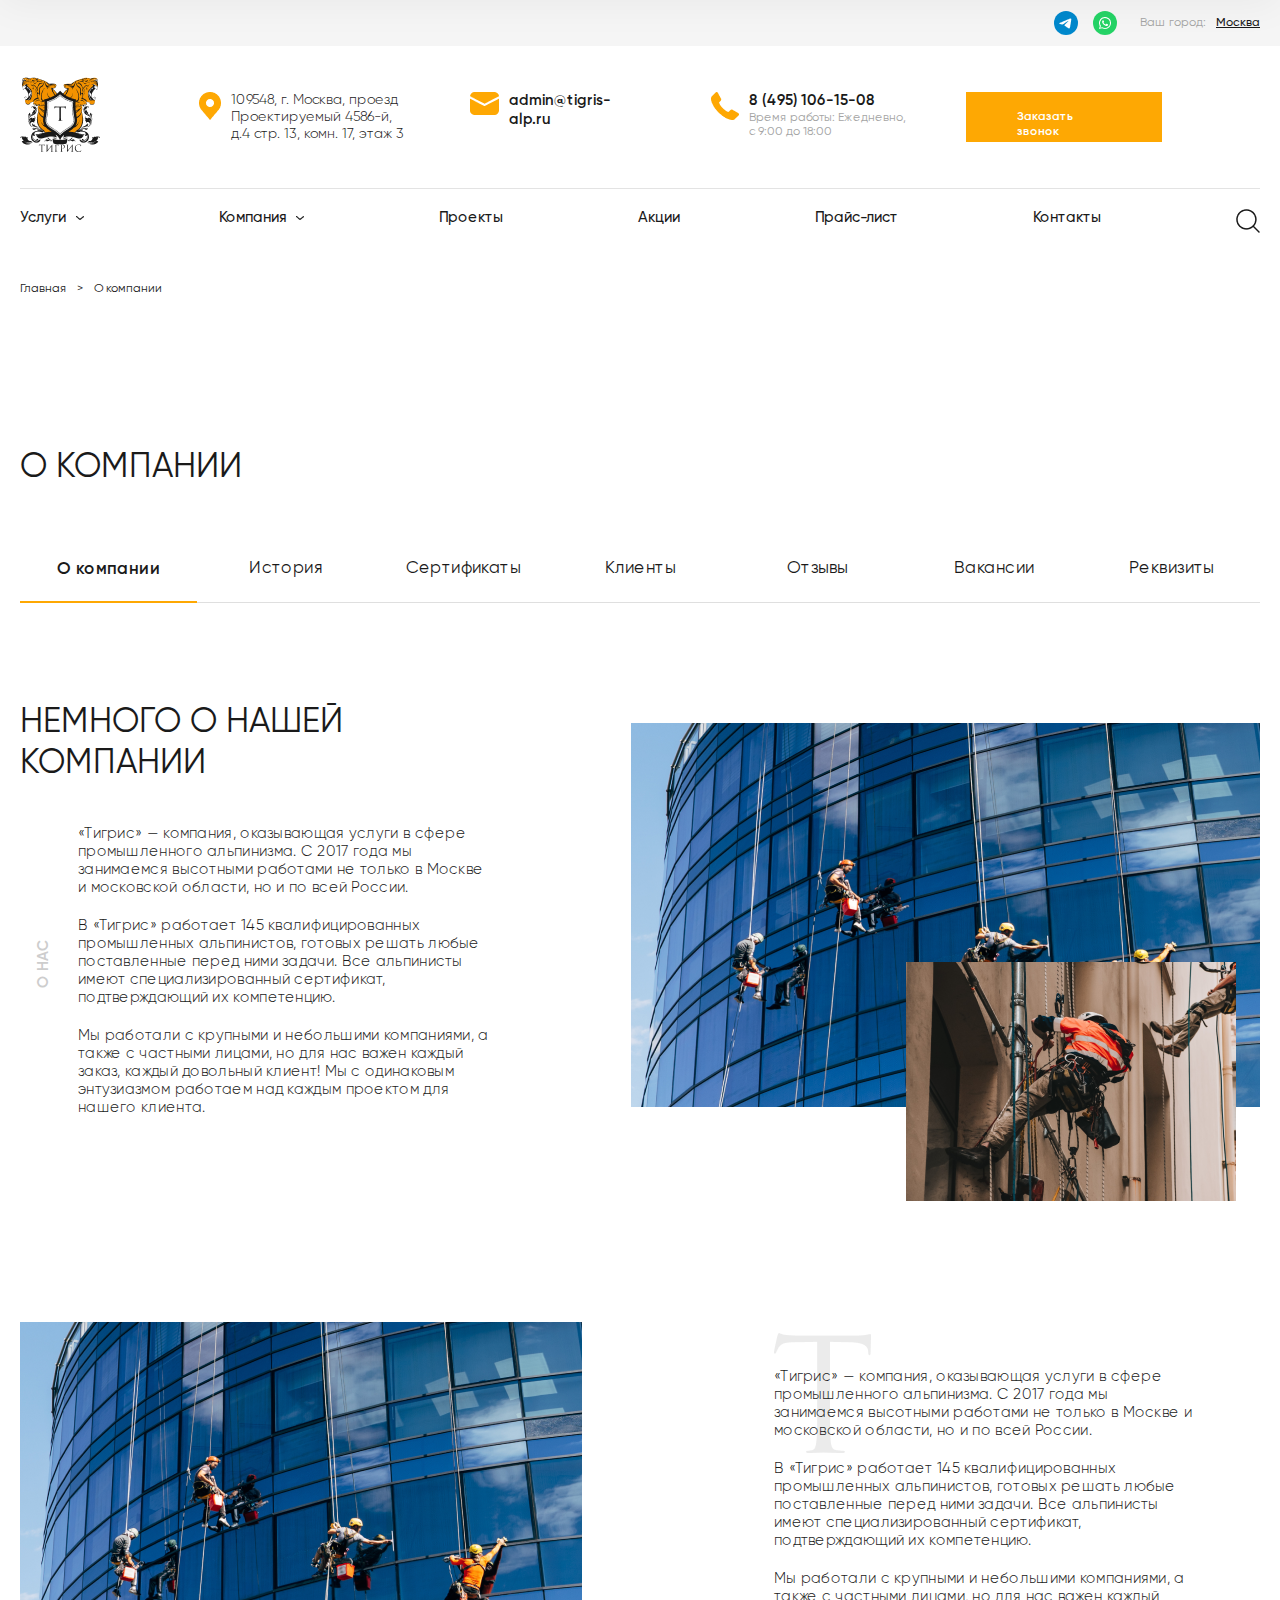
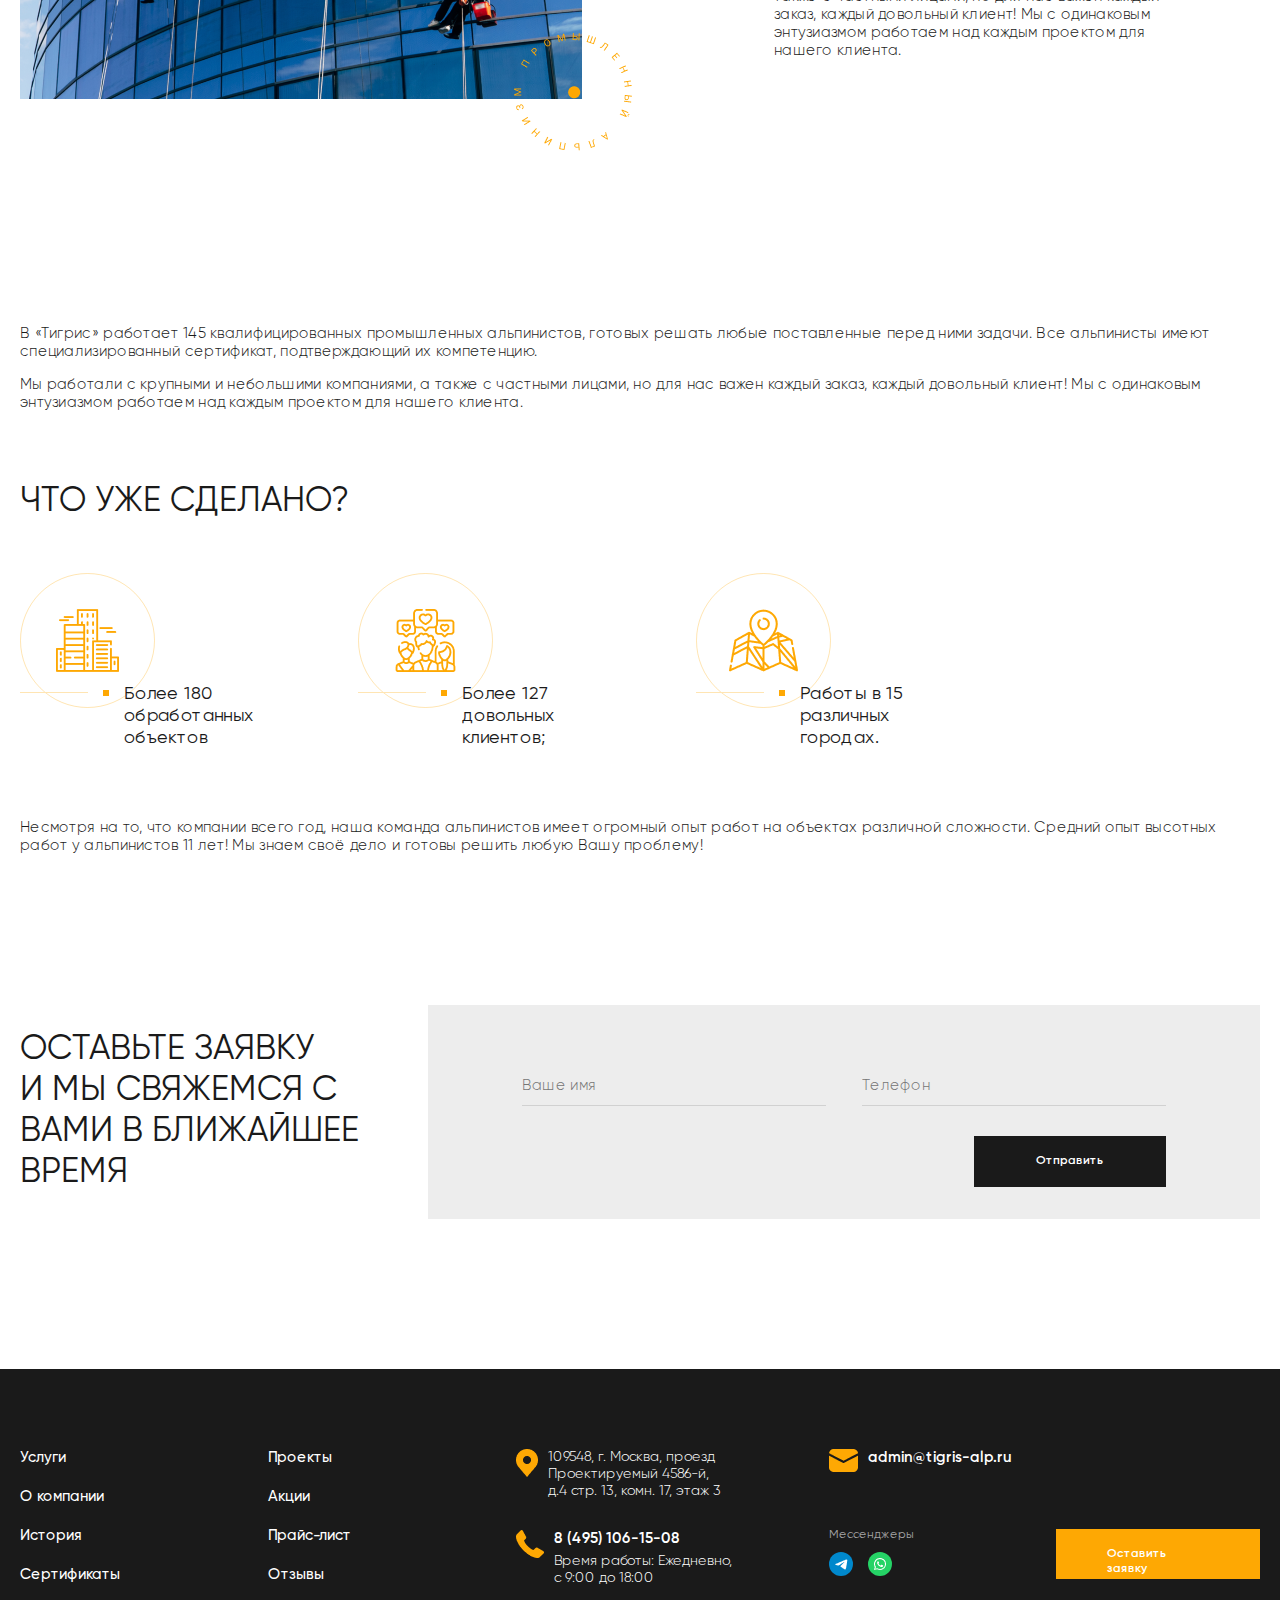
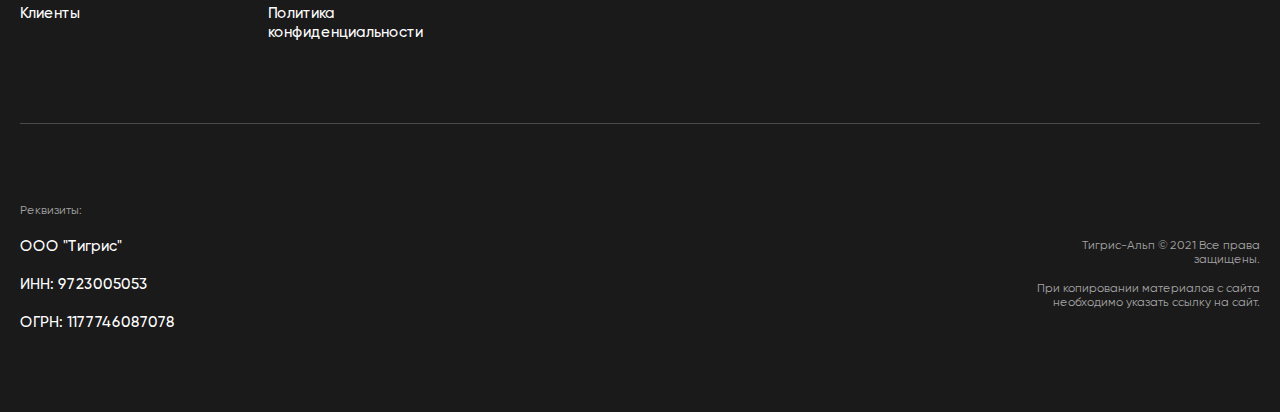
<file: about_company.html>
<!DOCTYPE html>
<html lang="en">
<head>
    <meta charset="UTF-8">
    <meta http-equiv="X-UA-Compatible" content="IE=edge">
    <meta name="viewport" content="width=device-width, initial-scale=1.0">
    <title>О компании</title>
    <link rel="icon" href="img/nav/favicon.ico" type="image/x-icon">
    <link rel="stylesheet" href="font/gilroy/stylesheet.css">
    <link rel="stylesheet" href="icons/arrow/fontello.css">
    <link rel="stylesheet" href="css/style_range.css">
    <link rel="stylesheet" href="https://unpkg.com/swiper/swiper-bundle.min.css" />
    <link rel="stylesheet" href="css/style.css">
</head>
<body>
    <header>
        <section class="navigation">
            
            <div class="navigation_wrapper">

                <div class="top_line">
                    <div class="container">
                        <div class="top_line_wrapper">

                            <div class="social_links">
                                <a href="#">
                                    <img src="img/links/telegram.png" alt="">
                                </a>
                                <a href="#">
                                    <img src="img/links/whatsapp.png" alt="">
                                </a>
                            </div>

                            <div class="your_sity">
                                <span>Ваш город:</span>
                                <a href="#">Москва</a>
                            </div>  
                        </div>
                       
                    </div>
                   
                </div>

                <div class="header_info">
                    <div class="container">

                        <div class="header_info_wrapper">

                            <div class="logo">
                                <img src="img/nav/logo.png" alt="">
                            </div>

                            <div class="info">

                                <div class="geo">
                                    <div class="icon">
                                        <img src="img/nav/geo.png" alt="">
                                    </div>
                                    <div class="txt">
                                        <span>
                                            109548, г. Москва, проезд 
                                            Проектируемый 4586-й, 
                                            д.4 стр. 13, комн. 17, этаж 3
                                        </span>
                                    </div>
                                    
                                </div>
                                <div class="mail">
                                    <div class="icon">
                                        <img src="img/nav/mail.png" alt="">
                                    </div>
                                    <div class="txt">
                                        <a href="mailto:admin@tigris-alp.ru">admin@tigris-alp.ru</a>
                                    </div>
                                    
                                </div>
                                <div class="phone">
                                    <div class="icon">
                                        <img src="img/nav/phone.png" alt="">
                                    </div>
                                    <div class="txt">
                                        <a href="tel:+84951061508">8 (495) 106-15-08</a>
                                        <span>
                                            Время работы: Ежедневно, <br>
                                            с 9:00 до 18:00
                                        </span>
                                    </div>
                                    
                                </div>
                                <div class="btn">

                                    <a href="#" class="order_call btn_hover open_modal_form">
                                        Заказать звонок
                                    </a>

                                </div>
                               
                            </div>
                            <div class="phone_mobile">
                                <div class="icon">
                                    <img src="img/nav/phone.png" alt="">
                                </div>
                                <div class="txt">
                                    <a href="tel:+84951061508">8 (495) 106-15-08</a>
                                   
                                </div>
                                
                            </div>





                            <div class="burger">
                                <div class="burger_btn">
                                    <div class="burger_line_one"></div>
                                    <div class="burger_line_two"></div>
                                    <div class="burger_line_three"></div>
                                </div>
                                <div class="burger_menu">
                                    <div class="closeMenu_btn">

                                        <div class="close_btn">
                                            <div></div>
                                            <div></div>
                                        </div>
                                    </div>
                                    <ul>
                                        <li>
                                            <div class="burger_down_menu">
                                                <span>Услуги</span>
                                                <div class="icon">
                                                    <i class="icon-left-open-mini"></i>
                                                </div>
                                               
                                            </div>
                                            <div class="li_down_menu">
                                                <ul>
                                                    <li>
                                                        <a href="#">Услуга 1</a>
                                                    </li>
                                                    <li>
                                                        <a href="#">Услуга 2</a>
                                                    </li>
                                                    <li>
                                                        <a href="#">Услуга 3</a>
                                                    </li>
                                                    <li>
                                                        <a href="#">Услуга 4</a>
                                                    </li>
                                                    <li>
                                                        <a href="#">Услуга 5</a>
                                                    </li>
                                                </ul>
                                            </div>
                                        </li>

                                        <li>
                                            <div class="burger_down_menu">
                                                <span>Компания</span>
                                                <div class="icon">
                                                    <i class="icon-left-open-mini"></i>
                                                </div>
                                               
                                            </div>
                                            <div class="li_down_menu">
                                                <ul>
                                                    <li>
                                                        <a href="#">Компания 1</a>
                                                    </li>
                                                    <li>
                                                        <a href="#">Компания 2</a>
                                                    </li>
                                                    <li>
                                                        <a href="#">Компания 3</a>
                                                    </li>
                                                    <li>
                                                        <a href="#">Компания 4</a>
                                                    </li>
                                                    <li>
                                                        <a href="#">Компания 5</a>
                                                    </li>
                                                </ul>
                                            </div>
                                        </li>



                                        <li><a href="#">Проекты</a></li>
                                        <li><a href="#">Акции</a></li>
                                        <li><a href="#">Прайс-лист</a></li>
                                        <li><a href="#">Контакты</a></li>
                                        <li>
                                            <div class="geo">
                                                <div class="icon">
                                                    <img src="img/nav/geo.png" alt="">
                                                </div>
                                                <div class="txt">
                                                    <span>
                                                        109548, г. Москва, проезд <br>
                                                        Проектируемый 4586-й, <br>
                                                        д.4 стр. 13, комн. 17, этаж 3
                                                    </span>
                                                </div>
                                            </div>
                                        </li>
                                        <li>
                                            <div class="mail">
                                                <div class="icon">
                                                    <img src="img/nav/mail.png" alt="">
                                                </div>
                                                <div class="txt">
                                                    <a href="mailto:admin@tigris-alp.ru">admin@tigris-alp.ru</a>
                                                </div>
                                            </div>
                                        </li>
                                        <li>
                                            <a href="#" class="order_call btn_hover open_modal_form">
                                                Заказать звонок
                                            </a>
                                        </li>
                                    </ul>
                                </div>
                            </div>
                        </div>
                        
                    </div>
                </div>

                <div class="nav_links">
                    <div class="container">
                        <div class="nav_links_wrapper">
                            <ul>
                                <li>
                                    <div class="down_menu">
                                        <span>Услуги</span>
                                        <div class="icon">
                                            <img src="img/nav/arrow.png" alt="">
                                        </div>
                                       
                                    </div>
                                    <div class="li_down_menu">
                                        <ul>
                                            <li>
                                                <a href="#">Услуга 1</a>
                                            </li>
                                            <li>
                                                <a href="#">Услуга 2</a>
                                            </li>
                                            <li>
                                                <a href="#">Услуга 3</a>
                                            </li>
                                            <li>
                                                <a href="#">Услуга 4</a>
                                            </li>
                                            <li>
                                                <a href="#">Услуга 5</a>
                                            </li>
                                        </ul>
                                    </div>
                                    
                                </li>
                                <li>
                                    <div class="down_menu">
                                        <span>Компания</span>
                                        <div class="icon">
                                            <img src="img/nav/arrow.png" alt="">
                                        </div>
                                    </div>
                                    <div class="li_down_menu">
                                        <ul>
                                            <li>
                                                <a href="#">Компания 1</a>
                                            </li>
                                            <li>
                                                <a href="#">Компания 2</a>
                                            </li>
                                            <li>
                                                <a href="#">Компания 3</a>
                                            </li>
                                            <li>
                                                <a href="#">Компания 4</a>
                                            </li>
                                            <li>
                                                <a href="#">Компания 5</a>
                                            </li>
                                        </ul>
                                    </div>
                                </li>
                                <li>
                                    <a href="#">Проекты</a>
                                </li>
                                <li>
                                    <a href="#">Акции</a>
                                </li>
                                <li>
                                    <a href="#">Прайс-лист</a>
                                </li>
                                <li>
                                    <a href="#">Контакты</a>
                                </li>
                                <li>
                                    <a href="#">
                                        <img src="img/nav/search.png" alt="">
                                    </a>
                                </li>
                            </ul>
                        </div>
                    </div>
                </div>


               

            </div>
            
        </section>
        <section class="fixed_nav">
            <div class="container">
                <div class="fixed_nav_wrapper">
                    <div class="logo">

                        <img src="img/nav/logo_fix_nav.png" alt="">
                    </div>

                    <div class="nav_links_wrapper">
                        <ul>
                            <li>
                                <div class="down_menu">
                                    <span>Услуги</span>
                                    <div class="icon">
                                        <img src="img/nav/arrow.png" alt="">
                                    </div>
                                </div>
                                <div class="li_down_menu">
                                    <ul>
                                        <li>
                                            <a href="#">Услуги 1</a>
                                        </li>
                                        <li>
                                            <a href="#">Услуги 2</a>
                                        </li>
                                        <li>
                                            <a href="#">Услуги 3</a>
                                        </li>
                                        <li>
                                            <a href="#">Услуги 4</a>
                                        </li>
                                        <li>
                                            <a href="#">Услуги 5</a>
                                        </li>
                                    </ul>
                                </div>
                            </li>
                            <li>
                                <div class="down_menu">
                                    <span>Компания</span>
                                    <div class="icon">
                                        <img src="img/nav/arrow.png" alt="">
                                    </div>
                                </div>
                                <div class="li_down_menu">
                                    <ul>
                                        <li>
                                            <a href="#">Компания 1</a>
                                        </li>
                                        <li>
                                            <a href="#">Компания 2</a>
                                        </li>
                                        <li>
                                            <a href="#">Компания 3</a>
                                        </li>
                                        <li>
                                            <a href="#">Компания 4</a>
                                        </li>
                                        <li>
                                            <a href="#">Компания 5</a>
                                        </li>
                                    </ul>
                                </div>
                            </li>
                            <li>
                                <a href="#">Проекты</a>
                            </li>
                            <li>
                                <a href="#">Акции</a>
                            </li>
                            <li>
                                <a href="#">Прайс-лист</a>
                            </li>
                            <li>
                                <a href="#">Контакты</a>
                            </li>
                            <li>
                                <a href="#">
                                    <img src="img/nav/search.png" alt="">
                                </a>
                            </li>
                        </ul>
                    </div>
                    <div class="phone_mobile">
                        <div class="icon">
                            <img src="img/nav/phone.png" alt="">
                        </div>
                        <div class="txt">
                            <a href="tel:+84951061508">8 (495) 106-15-08</a>
                           
                        </div>
                        
                    </div>
                    <div class="burger">
                        <div class="burger_btn">
                            <div class="burger_line_one"></div>
                            <div class="burger_line_two"></div>
                            <div class="burger_line_three"></div>
                        </div>
                    </div>
                </div>
            </div>
        </section>
    </header>

    <main>
        <div class="modal_bg_fon"></div>
        <div class="form_modal">
            <div class="close-form_modal">
                <svg width="19" height="19" viewBox="0 0 19 19" fill="none" xmlns="http://www.w3.org/2000/svg">
                    <path d="M11.41 9L18.7 1.71C18.8638 1.5187 18.9494 1.27262 18.9397 1.02095C18.93 0.769272 18.8256 0.530533 18.6475 0.352439C18.4694 0.174344 18.2307 0.0700115 17.979 0.0602903C17.7274 0.0505692 17.4813 0.136176 17.29 0.300002L9.99997 7.59L2.70997 0.290002C2.51867 0.126176 2.2726 0.0405699 2.02092 0.0502911C1.76924 0.0600122 1.53051 0.164344 1.35241 0.342439C1.17432 0.520533 1.06998 0.759272 1.06026 1.01095C1.05054 1.26262 1.13615 1.5087 1.29997 1.7L8.58997 9L1.28997 16.29C1.18529 16.3797 1.10027 16.49 1.04025 16.614C0.980225 16.7381 0.946494 16.8732 0.941175 17.0109C0.935855 17.1487 0.959061 17.286 1.00934 17.4143C1.05961 17.5427 1.13587 17.6592 1.23332 17.7567C1.33078 17.8541 1.44733 17.9304 1.57565 17.9806C1.70398 18.0309 1.84131 18.0541 1.97903 18.0488C2.11675 18.0435 2.25188 18.0098 2.37594 17.9497C2.50001 17.8897 2.61033 17.8047 2.69997 17.7L9.99997 10.41L17.29 17.7C17.4813 17.8638 17.7274 17.9494 17.979 17.9397C18.2307 17.93 18.4694 17.8257 18.6475 17.6476C18.8256 17.4695 18.93 17.2307 18.9397 16.9791C18.9494 16.7274 18.8638 16.4813 18.7 16.29L11.41 9Z" fill="#FEA803"/>
                    </svg>
                    
            </div>
            <h3>Заказать звонок</h3>
            <p>Представьтесь, мы вам перезвоним.</p>
            <form id="main_form_modal">
                <input type="text" name="name" id="name" placeholder="Ваше имя *">
                <input type="tel" name="phone" id="phone" placeholder="Телефон *">
                <div class="label_check">
                    <label >
                        <input type="checkbox" class="checkbox">
                        <span class="fake">
                            <i class="icon-ok"></i>
                        </span>
                        <span class="txt">Я согласен на <a href="#">обработку персональных данных</a> </span>
                    </label>
                </div>
                <div id="error"></div>
                <div id="acept"></div>
                <button type="submit" class="btn_hover">
                    Отправить
                </button>

            </form>
        </div>
        <section class="page_nav">
            <div class="container">
                <div class="page_nav_wrapper">
                    <ul>
                        <li>
                            <a href="#">Главная</a>
                        </li>
                        <li>
                            <span>О компании</span>
                        </li>   
                    </ul>
                </div>
            </div>
        </section>

        <section class="services services_mod company_services">
            <div class="container">
                <div class="services_wrapper">
                    <div class="title">
                        <h1>
                            О компании
                        </h1>
                        
                    </div>


                    <div class="services_content company_contant">
                        <div class="tab_links">
                            <ul>
                                <li class="tab_links_item tabs-active" >
                                    <a href="# " data-tab="#tab-11">О компании</a>
                                </li>
                                <li class="tab_links_item" >
                                    <a href="#" data-tab="#tab-21">История</a>
                                </li>
                                <li class="tab_links_item" >
                                    <a href="#" data-tab="#tab-31">Сертификаты</a>
                                </li>
                                <li class="tab_links_item" >
                                    <a href="#" data-tab="#tab-41">Клиенты</a>
                                </li>
                                <li class="tab_links_item" >
                                    <a href="#" data-tab="#tab-51">Отзывы</a>
                                </li>
                                <li class="tab_links_item" >
                                    <a href="#" data-tab="#tab-61">Вакансии</a>
                                </li>
                                <li class="tab_links_item" >
                                    <a href="#" data-tab="#tab-71">Реквизиты</a>
                                </li>
                            </ul>
                        </div>


                        <div class="tab_content tab_content-active" id="tab-11">
                            

                            <div class="tab_content_body">

                                <div class="little_about_our">
                                
                                    <div class="little_about_our_wrapper">
                                        <div class="txt">
                                            <h2>
                                                немного О нашей <br>
                                                компании
                                            </h2>
                                            <p>
                                                «Тигрис» — компания, оказывающая 
                                                услуги в сфере промышленного альпинизма.
                                                С 2017 года мы занимаемся высотными 
                                                работами не только в Москве и московской 
                                                области, но и по всей России.
                                            </p>
                                            <p>
                                                В «Тигрис» работает 145 квалифицированных 
                                                промышленных альпинистов, готовых решать 
                                                любые поставленные перед ними задачи. Все 
                                                альпинисты имеют специализированный сертификат, 
                                                подтверждающий их компетенцию.
                                            </p>
                                            <p>
                                                Мы работали с крупными и небольшими компаниями, 
                                                а также с частными лицами, но для нас важен 
                                                каждый заказ, каждый довольный клиент! Мы с 
                                                одинаковым энтузиазмом работаем над каждым 
                                                проектом для нашего клиента.
                                            </p>
                    
                                            <span class="left_txt">О НАС</span>
                                        </div>
                                        <div class="img">
                                            <img src="img/little_about_our/img.png" alt="">
                                        </div>
                                    </div>
                                    
                                </div>

                                <div class="description_company">
                                    <div class="img">
                                        <img src="img/about_conpany/img.png" alt="">
                                        <img src="img/about_conpany/circle_img.png" alt="" class="img_bg">
                                    </div>
                                    <div class="txt">
                                        <img src="img/about_conpany/txt_t_img.png" alt="" class="img_t_bg">
                                        <p>
                                            «Тигрис» — компания, оказывающая услуги в сфере промышленного альпинизма. С 2017 года мы занимаемся высотными работами не только в Москве и московской области, но и по всей России.
                                        </p>
                                        <p>
                                            В «Тигрис» работает 145 квалифицированных промышленных альпинистов, готовых решать любые поставленные перед ними задачи. Все альпинисты имеют специализированный сертификат, подтверждающий их компетенцию.
                                        </p>
                                        <p>
                                            Мы работали с крупными и небольшими компаниями, а также с частными лицами, но для нас важен каждый заказ, каждый довольный клиент! Мы с одинаковым энтузиазмом работаем над каждым проектом для нашего клиента.
                                        </p>
                                    </div>
                                </div>
                                <div class="company_info">
                                    <p>
                                        В «Тигрис» работает 145 квалифицированных промышленных альпинистов, готовых решать любые поставленные перед ними задачи. Все альпинисты имеют специализированный сертификат, подтверждающий их компетенцию.
                                    </p>
                                    <p>
                                        Мы работали с крупными и небольшими компаниями, а также с частными лицами, но для нас важен каждый заказ, каждый довольный клиент! Мы с одинаковым энтузиазмом работаем над каждым проектом для нашего клиента.
                                    </p>
                                </div>


                                <div class="what_already">
                                    <h2>Что уже сделано?</h2>
                                    <div class="what_already_wrapper">

                                        <div class="what_already_item">
                                            <div class="icon">
                                                <img src="img/about_conpany/already_icon.png" alt="">
                                            </div>
                                            <div class="txt">
                                                <div class="line"></div>
                                                <div class="box"></div>
                                                <p>
                                                    Более 180 
                                                    обработанных 
                                                    объектов
                                                </p>
                                            </div>
                                        </div>
                                        <div class="what_already_item">
                                            <div class="icon">
                                                <img src="img/about_conpany/already_icon1.png" alt="">
                                            </div>
                                            <div class="txt">
                                                <div class="line"></div>
                                                <div class="box"></div>
                                                <p>
                                                    Более 127 
                                                    довольных 
                                                    клиентов;
                                                </p>
                                            </div>
                                        </div>
                                        <div class="what_already_item">
                                            <div class="icon">
                                                <img src="img/about_conpany/already_icon2.png" alt="">
                                            </div>
                                            <div class="txt">
                                                <div class="line"></div>
                                                <div class="box"></div>
                                                <p>
                                                    Работы в 15 
                                                    различных 
                                                    городах.
                                                </p>
                                            </div>
                                        </div>
                                    </div>
                                    <p class="subtitle">Несмотря на то, что компании всего год, наша команда альпинистов имеет огромный опыт работ на объектах различной сложности. Средний опыт высотных работ у альпинистов 11 лет! Мы знаем своё дело и готовы решить любую Вашу проблему!</p>
                                </div>

                                <div class="leave_request company_leave_request">
                                    
                                    
                                    <div class="leave_request_wrapper">
                                        <div class="leave_request_title">
                                            <h2>
                                                Оставьте заявку <br>
                                                и мы свяжемся с вами
                                                в ближайшее время
                                            </h2>
                                        </div>
                                        <div class="request_form">
                                            <form action="#">
                                                <div class="name_phone">
                                                    <input type="text" name="name" required minlength="2" placeholder="Ваше имя">
                                                    <input type="tel" name="phone" required minlength="10" maxlength="12" placeholder="Телефон">
                                                </div>
                                                <div class="button_block">
                                                    <button type="submit">
                                                        Отправить
                                                    </button>
                                                </div>
                                                
                                            </form>
                                        </div>
                                    </div>
                                    
                                </div>
                            </div>
                           
                        </div>

                        <div class="tab_content " id="tab-21">
                            

                            <div class="tab_content_body">

                                <div class="creation_idea">
                                   
                                    <div class="creation_idea_wrapper">
                                        <div class="txt">
                                            <h2>
                                                Идея создании <br>
                                                компании
                                            </h2>
                                            <div class="year_year_secription">
                                                <div class="year">
                                                    <ul>
                                                        <li class="li-active">2017</li>
                                                        <li>2018</li>
                                                        <li>2018</li>
                                                        <li>2020</li>
                                                        <li>2021</li>
                                                    </ul>
                                                </div>
                                                <div class="year_secription">
                                                    <p>
                                                        «Тигрис» — компания, оказывающая услуги в 
                                                        сфере промышленного альпинизма. С 2017 года 
                                                        мы занимаемся высотными работами не только 
                                                        в Москве и московской области, но и по всей России.
                                                    </p>
                                                    <p>
                                                        В «Тигрис» работает 145 квалифицированных 
                                                        промышленных альпинистов, готовых решать 
                                                        любые поставленные перед ними задачи. Все 
                                                        альпинисты имеют специализированный сертификат, 
                                                        подтверждающий их компетенцию.
                                                    </p>
                                                    <p>
                                                        Мы работали с крупными и небольшими компаниями, 
                                                        а также с частными лицами, но для нас важен 
                                                        каждый заказ, каждый довольный клиент! Мы с 
                                                        одинаковым энтузиазмом работаем над каждым 
                                                        проектом для нашего клиента.
                                                    </p>
                                                </div>
                                            </div>
                                            
                                        </div>
                                        <div class="img">
                                            <div class="year year_mobile">
                                                <ul>
                                                    <li class="li-active">2017</li>
                                                    <li>2018</li>
                                                    <li>2018</li>
                                                    <li>2020</li>
                                                    <li>2021</li>
                                                </ul>
                                            </div>
                                            <img src="img/about_conpany/idea_img.png" alt="">
                                        </div>
                                    </div>
                                </div>




                                <div class="leave_request company_leave_request">
                                    
                                    
                                    <div class="leave_request_wrapper">
                                        <div class="leave_request_title">
                                            <h2>
                                                Оставьте заявку <br>
                                                и мы свяжемся с вами
                                                в ближайшее время
                                            </h2>
                                        </div>
                                        <div class="request_form">
                                            <form action="#">
                                                <div class="name_phone">
                                                    <input type="text" name="name" required minlength="2" placeholder="Ваше имя">
                                                    <input type="tel" name="phone" required minlength="10" maxlength="12" placeholder="Телефон">
                                                </div>
                                                <div class="button_block">
                                                    <button type="submit">
                                                        Отправить
                                                    </button>
                                                </div>
                                                
                                            </form>
                                        </div>
                                    </div>
                                    
                                </div>
                               
                            </div>
                           
                        </div>

                        <div class="tab_content " id="tab-31">
                            

                            <div class="tab_content_body">

                                <div class="certificates">
                                    <div class="certificates_item">
                                        <img src="img/about_conpany/sertificate.png" alt="">
                                    </div>
                                    <div class="certificates_item">
                                        <img src="img/about_conpany/sertificate.png" alt="">
                                    </div>
                                    <div class="certificates_item">
                                        <img src="img/about_conpany/sertificate.png" alt="">
                                    </div>
                                    <div class="certificates_item">
                                        <img src="img/about_conpany/sertificate.png" alt="">
                                    </div>
                                    <div class="certificates_item">
                                        <img src="img/about_conpany/sertificate.png" alt="">
                                    </div>
                                    <div class="certificates_item">
                                        <img src="img/about_conpany/sertificate.png" alt="">
                                    </div>
                                    <div class="certificates_item">
                                        <img src="img/about_conpany/sertificate.png" alt="">
                                    </div>
                                    <div class="certificates_item">
                                        <img src="img/about_conpany/sertificate.png" alt="">
                                    </div>
                                </div>



                                <div class="leave_request company_leave_request">
                                    
                                    
                                    <div class="leave_request_wrapper">
                                        <div class="leave_request_title">
                                            <h2>
                                                Оставьте заявку <br>
                                                и мы свяжемся с вами
                                                в ближайшее время
                                            </h2>
                                        </div>
                                        <div class="request_form">
                                            <form action="#">
                                                <div class="name_phone">
                                                    <input type="text" name="name" required minlength="2" placeholder="Ваше имя">
                                                    <input type="tel" name="phone" required minlength="10" maxlength="12" placeholder="Телефон">
                                                </div>
                                                <div class="button_block">
                                                    <button type="submit">
                                                        Отправить
                                                    </button>
                                                </div>
                                                
                                            </form>
                                        </div>
                                    </div>
                                    
                                </div>
                               
                            </div>
                           
                        </div>
                        <div class="tab_content " id="tab-41">
                            

                            <div class="tab_content_body">

                                <div class="clients">
                                    <div class="clients_item">
                                        <img src="img/about_conpany/clients1.png" alt="">
                                    </div>
                                    <div class="clients_item">
                                        <img src="img/about_conpany/clients2.png" alt="">
                                    </div>
                                    <div class="clients_item">
                                        <img src="img/about_conpany/clients3.png" alt="">
                                    </div>
                                    <div class="clients_item">
                                        <img src="img/about_conpany/clients4.png" alt="">
                                    </div>
                                    <div class="clients_item">
                                        <img src="img/about_conpany/clients5.png" alt="">
                                    </div>
                                    <div class="clients_item">
                                        <img src="img/about_conpany/clients6.png" alt="">
                                    </div>
                                    <div class="clients_item">
                                        <img src="img/about_conpany/clients1.png" alt="">
                                    </div>
                                    <div class="clients_item">
                                        <img src="img/about_conpany/clients2.png" alt="">
                                    </div>
                                    <div class="clients_item">
                                        <img src="img/about_conpany/clients3.png" alt="">
                                    </div>
                                    <div class="clients_item">
                                        <img src="img/about_conpany/clients4.png" alt="">
                                    </div>
                                    <div class="clients_item">
                                        <img src="img/about_conpany/clients5.png" alt="">
                                    </div>
                                    <div class="clients_item">
                                        <img src="img/about_conpany/clients6.png" alt="">
                                    </div>
                                    <div class="clients_item">
                                        <img src="img/about_conpany/clients1.png" alt="">
                                    </div>
                                    <div class="clients_item">
                                        <img src="img/about_conpany/clients2.png" alt="">
                                    </div>
                                    <div class="clients_item">
                                        <img src="img/about_conpany/clients3.png" alt="">
                                    </div>
                                    <div class="clients_item">
                                        <img src="img/about_conpany/clients4.png" alt="">
                                    </div>
                                    <div class="clients_item">
                                        <img src="img/about_conpany/clients5.png" alt="">
                                    </div>
                                    <div class="clients_item">
                                        <img src="img/about_conpany/clients6.png" alt="">
                                    </div>
                                    
                                </div>



                                <div class="leave_request company_leave_request">
                                    
                                    
                                    <div class="leave_request_wrapper">
                                        <div class="leave_request_title">
                                            <h2>
                                                Оставьте заявку <br>
                                                и мы свяжемся с вами
                                                в ближайшее время
                                            </h2>
                                        </div>
                                        <div class="request_form">
                                            <form action="#">
                                                <div class="name_phone">
                                                    <input type="text" name="name" required minlength="2" placeholder="Ваше имя">
                                                    <input type="tel" name="phone" required minlength="10" maxlength="12" placeholder="Телефон">
                                                </div>
                                                <div class="button_block">
                                                    <button type="submit">
                                                        Отправить
                                                    </button>
                                                </div>
                                                
                                            </form>
                                        </div>
                                    </div>
                                    
                                </div>
                               
                            </div>
                           
                        </div>
                        <div class="tab_content " id="tab-51">
                            

                            <div class="tab_content_body">
                                <div class="reviews_tab_content">
                                    <div class="reviews_item">
                                        <div class="img">
                                            <img src="img/reviews/img1.png" alt="">
                                        </div>
                                        <div class="txt">
                                            <span class="name">Фролов В.В.</span>
                                            <span class="position">Коммерческий директор</span>
                                            <p>
                                                Выражаем признательность компании ООО «ТИГРИС» за 
                                                оперативность в выполнении поставленной задачи по 
                                                выполнению высотных работ методом промышленного 
                                                альпинизма. Хотелось бы отметить высокий профессионализм 
                                                сотрудников компании, точное выполнение взятых на себя 
                                                обязательств, готовность работать на условиях, удобных 
                                                заказчику. Надеемся на взаимовыгодное сотрудничество 
                                                в будущем. Желаем Вашей компании процветания и бурного роста.
                                            </p>
    
                                            <div class="img_plus">
                                                <img src="img/reviews/img_plus.png" alt="">
                                                <img src="img/reviews/lupa.png" alt="" class="lupa">
                                            </div>
                                        </div>
                                    </div>
                                    <div class="reviews_item">
                                        <div class="img">
                                            <img src="img/reviews/img1.png" alt="">
                                        </div>
                                        <div class="txt">
                                            <span class="name">Фролов В.В.</span>
                                            <span class="position">Коммерческий директор</span>
                                            <p>
                                                Выражаем признательность компании ООО «ТИГРИС» за 
                                                оперативность в выполнении поставленной задачи по 
                                                выполнению высотных работ методом промышленного 
                                                альпинизма. Хотелось бы отметить высокий профессионализм 
                                                сотрудников компании, точное выполнение взятых на себя 
                                                обязательств, готовность работать на условиях, удобных 
                                                заказчику. Надеемся на взаимовыгодное сотрудничество 
                                                в будущем. Желаем Вашей компании процветания и бурного роста.
                                            </p>
    
                                            <div class="img_plus">
                                                <img src="img/reviews/img_plus.png" alt="">
                                                <img src="img/reviews/lupa.png" alt="" class="lupa">
                                            </div>
                                        </div>
                                    </div>
                                    <div class="reviews_item">
                                        <div class="img">
                                            <img src="img/reviews/img1.png" alt="">
                                        </div>
                                        <div class="txt">
                                            <span class="name">Фролов В.В.</span>
                                            <span class="position">Коммерческий директор</span>
                                            <p>
                                                Выражаем признательность компании ООО «ТИГРИС» за 
                                                оперативность в выполнении поставленной задачи по 
                                                выполнению высотных работ методом промышленного 
                                                альпинизма. Хотелось бы отметить высокий профессионализм 
                                                сотрудников компании, точное выполнение взятых на себя 
                                                обязательств, готовность работать на условиях, удобных 
                                                заказчику. Надеемся на взаимовыгодное сотрудничество 
                                                в будущем. Желаем Вашей компании процветания и бурного роста.
                                            </p>
    
                                            <div class="img_plus">
                                                <img src="img/reviews/img_plus.png" alt="">
                                                <img src="img/reviews/lupa.png" alt="" class="lupa">
                                            </div>
                                        </div>
                                    </div>
                                    <div class="reviews_item">
                                        <div class="img">
                                            <img src="img/reviews/img1.png" alt="">
                                        </div>
                                        <div class="txt">
                                            <span class="name">Фролов В.В.</span>
                                            <span class="position">Коммерческий директор</span>
                                            <p>
                                                Выражаем признательность компании ООО «ТИГРИС» за 
                                                оперативность в выполнении поставленной задачи по 
                                                выполнению высотных работ методом промышленного 
                                                альпинизма. Хотелось бы отметить высокий профессионализм 
                                                сотрудников компании, точное выполнение взятых на себя 
                                                обязательств, готовность работать на условиях, удобных 
                                                заказчику. Надеемся на взаимовыгодное сотрудничество 
                                                в будущем. Желаем Вашей компании процветания и бурного роста.
                                            </p>
    
                                            <div class="img_plus">
                                                <img src="img/reviews/img_plus.png" alt="">
                                                <img src="img/reviews/lupa.png" alt="" class="lupa">
                                            </div>
                                        </div>
                                    </div>
                                    <div class="pagination">
                                        <a href="#" class="prev_arrow pag_btn">
        
                                           <i class="icon-left-open-mini"></i>
                                                
                                        </a>
        
                                        <ul>
                                            <li>
                                                <a href="#" class="num_page num_page-active">1</a>
                                            </li>
                                            <li>
                                                <a href="#" class="num_page">2</a>
                                            </li>
                                            <li>
                                                ...
                                            </li>
                                            <li>
                                                <a href="#" class="num_page">5</a>
                                            </li>
                                        </ul>
        
                                        <a href="#" class="next_arrow pag_btn">
        
                                            <i class="icon-left-open-mini"></i>
                                                
                                        </a>
                                    </div>
                                </div>
                                



                                <div class="leave_request company_leave_request">
                                    
                                    
                                    <div class="leave_request_wrapper">
                                        <div class="leave_request_title">
                                            <h2>
                                                Оставьте заявку <br>
                                                и мы свяжемся с вами
                                                в ближайшее время
                                            </h2>
                                        </div>
                                        <div class="request_form">
                                            <form action="#">
                                                <div class="name_phone">
                                                    <input type="text" name="name" required minlength="2" placeholder="Ваше имя">
                                                    <input type="tel" name="phone" required minlength="10" maxlength="12" placeholder="Телефон">
                                                </div>
                                                <div class="button_block">
                                                    <button type="submit">
                                                        Отправить
                                                    </button>
                                                </div>
                                                
                                            </form>
                                        </div>
                                    </div>
                                    
                                </div>
                               
                            </div>
                           
                        </div>
                        <div class="tab_content " id="tab-61">
                            

                            <div class="tab_content_body">
                                
                                <div class="vacancies">
                                    <div class="txt">
                                        <h2>
                                            Вакансии
                                        </h2>
                                    </div>

                                    <div class="questions">
                                        <div class="questions_item ">
                                            <div class="questions_item_title">
                                                <span>
                                                    Промышленный альпинист-стекломойщик
                                                </span>
                                                <div class="arrow">
                                                    <i class="icon-left-open-mini"></i>
                                                        
                                                </div>
                                            </div>
                                            <div class="questions_item_body"  >
                                                <div class="vacancies_item">
                                                    <span>Обязанности:</span>
                                                    <ul>
                                                        <li>Мойка окон;</li>
                                                        <li>Мойка фасадов.</li>
                                                    </ul>
                                                </div>
                                                <div class="vacancies_item">
                                                    <span>Условия:</span>
                                                    <ul>
                                                        <li>Полный рабочий день;</li>
                                                        <li>Трудоустройство по ТК РФ;</li>
                                                        <li>Снаряжение и инструменты имеются;</li>
                                                        <li>Место работы: Москва и область, возможен выезд за пределы области.</li>
                                                    </ul>
                                                </div>
                                                <div class="vacancies_item">
                                                    <span>Требования:</span>
                                                    <ul>
                                                        <li>Опыт работы от 3 лет;</li>
                                                        <li>Наличие удостоверения промышленного альпиниста.</li>
                                                       
                                                    </ul>
                                                </div>
                                                <div class="vacancies_item">
                                                    <span>Зарплата:</span>
                                                    <ul>
                                                        <li>от 70 000 руб.</li>
                                                        
                                                       
                                                    </ul>
                                                </div>
                                                <div class="vacancies_item">
                                                    <a href="#" class="send_resume btn_hover open_modal_form">
                                                        Отправить резюме
                                                    </a>
                                                </div>
                                                
                                            </div>
                                        </div>
                                        <div class="questions_item ">
                                            <div class="questions_item_title">
                                                <span>
                                                    Промышленный альпинист-маляр
                                                </span>
                                                <div class="arrow">
                                                    <i class="icon-left-open-mini"></i>
                                                        
                                                </div>
                                            </div>
                                            <div class="questions_item_body" >
                                                <div class="vacancies_item">
                                                    <span>Обязанности:</span>
                                                    <ul>
                                                        <li>Мойка окон;</li>
                                                        <li>Мойка фасадов.</li>
                                                    </ul>
                                                </div>
                                                <div class="vacancies_item">
                                                    <span>Условия:</span>
                                                    <ul>
                                                        <li>Полный рабочий день;</li>
                                                        <li>Трудоустройство по ТК РФ;</li>
                                                        <li>Снаряжение и инструменты имеются;</li>
                                                        <li>Место работы: Москва и область, возможен выезд за пределы области.</li>
                                                    </ul>
                                                </div>
                                                <div class="vacancies_item">
                                                    <span>Требования:</span>
                                                    <ul>
                                                        <li>Опыт работы от 3 лет;</li>
                                                        <li>Наличие удостоверения промышленного альпиниста.</li>
                                                       
                                                    </ul>
                                                </div>
                                                <div class="vacancies_item">
                                                    <span>Зарплата:</span>
                                                    <ul>
                                                        <li>от 70 000 руб.</li>
                                                        
                                                       
                                                    </ul>
                                                </div>
                                                <div class="vacancies_item">
                                                    <a href="#" class="send_resume btn_hover open_modal_form">
                                                        Отправить резюме
                                                    </a>
                                                </div>
                                                
                                            </div>
                                        </div>
                                        <div class="questions_item ">
                                            <div class="questions_item_title">
                                                <span>
                                                    Промышленный альпинист-маляр
                                                </span>
                                                <div class="arrow">
                                                    <i class="icon-left-open-mini"></i>
                                                        
                                                </div>
                                            </div>
                                            <div class="questions_item_body" >
                                                <div class="vacancies_item">
                                                    <span>Обязанности:</span>
                                                    <ul>
                                                        <li>Мойка окон;</li>
                                                        <li>Мойка фасадов.</li>
                                                    </ul>
                                                </div>
                                                <div class="vacancies_item">
                                                    <span>Условия:</span>
                                                    <ul>
                                                        <li>Полный рабочий день;</li>
                                                        <li>Трудоустройство по ТК РФ;</li>
                                                        <li>Снаряжение и инструменты имеются;</li>
                                                        <li>Место работы: Москва и область, возможен выезд за пределы области.</li>
                                                    </ul>
                                                </div>
                                                <div class="vacancies_item">
                                                    <span>Требования:</span>
                                                    <ul>
                                                        <li>Опыт работы от 3 лет;</li>
                                                        <li>Наличие удостоверения промышленного альпиниста.</li>
                                                       
                                                    </ul>
                                                </div>
                                                <div class="vacancies_item">
                                                    <span>Зарплата:</span>
                                                    <ul>
                                                        <li>от 70 000 руб.</li>
                                                        
                                                       
                                                    </ul>
                                                </div>
                                                <div class="vacancies_item">
                                                    <a href="#" class="send_resume btn_hover open_modal_form">
                                                        Отправить резюме
                                                    </a>
                                                </div>
                                                
                                            </div>
                                        </div>
                                        <div class="questions_item ">
                                            <div class="questions_item_title">
                                                <span>
                                                    Промышленный альпинист-маляр
                                                </span>
                                                <div class="arrow">
                                                    <i class="icon-left-open-mini"></i>
                                                        
                                                </div>
                                            </div>
                                            <div class="questions_item_body"  >
                                                <div class="vacancies_item">
                                                    <span>Обязанности:</span>
                                                    <ul>
                                                        <li>Мойка окон;</li>
                                                        <li>Мойка фасадов.</li>
                                                    </ul>
                                                </div>
                                                <div class="vacancies_item">
                                                    <span>Условия:</span>
                                                    <ul>
                                                        <li>Полный рабочий день;</li>
                                                        <li>Трудоустройство по ТК РФ;</li>
                                                        <li>Снаряжение и инструменты имеются;</li>
                                                        <li>Место работы: Москва и область, возможен выезд за пределы области.</li>
                                                    </ul>
                                                </div>
                                                <div class="vacancies_item">
                                                    <span>Требования:</span>
                                                    <ul>
                                                        <li>Опыт работы от 3 лет;</li>
                                                        <li>Наличие удостоверения промышленного альпиниста.</li>
                                                       
                                                    </ul>
                                                </div>
                                                <div class="vacancies_item">
                                                    <span>Зарплата:</span>
                                                    <ul>
                                                        <li>от 70 000 руб.</li>
                                                        
                                                       
                                                    </ul>
                                                </div>
                                                <div class="vacancies_item">
                                                    <a href="#" class="send_resume btn_hover open_modal_form">
                                                        Отправить резюме
                                                    </a>
                                                </div>
                                                
                                            </div>
                                        </div>
                                        <div class="questions_item ">
                                            <div class="questions_item_title">
                                                <span>
                                                    Промышленный альпинист-маляр
                                                </span>
                                                <div class="arrow">
                                                    <i class="icon-left-open-mini"></i>
                                                        
                                                </div>
                                            </div>
                                            <div class="questions_item_body"  >
                                                <div class="vacancies_item">
                                                    <span>Обязанности:</span>
                                                    <ul>
                                                        <li>Мойка окон;</li>
                                                        <li>Мойка фасадов.</li>
                                                    </ul>
                                                </div>
                                                <div class="vacancies_item">
                                                    <span>Условия:</span>
                                                    <ul>
                                                        <li>Полный рабочий день;</li>
                                                        <li>Трудоустройство по ТК РФ;</li>
                                                        <li>Снаряжение и инструменты имеются;</li>
                                                        <li>Место работы: Москва и область, возможен выезд за пределы области.</li>
                                                    </ul>
                                                </div>
                                                <div class="vacancies_item">
                                                    <span>Требования:</span>
                                                    <ul>
                                                        <li>Опыт работы от 3 лет;</li>
                                                        <li>Наличие удостоверения промышленного альпиниста.</li>
                                                       
                                                    </ul>
                                                </div>
                                                <div class="vacancies_item">
                                                    <span>Зарплата:</span>
                                                    <ul>
                                                        <li>от 70 000 руб.</li>
                                                        
                                                       
                                                    </ul>
                                                </div>
                                                <div class="vacancies_item">
                                                    <a href="#" class="send_resume btn_hover open_modal_form">
                                                        Отправить резюме
                                                    </a>
                                                </div>
                                                
                                            </div>
                                        </div>
                                    </div>








                                </div>



                                <div class="leave_request company_leave_request">
                                    
                                    
                                    <div class="leave_request_wrapper">
                                        <div class="leave_request_title">
                                            <h2>
                                                Оставьте заявку <br>
                                                и мы свяжемся с вами
                                                в ближайшее время
                                            </h2>
                                        </div>
                                        <div class="request_form">
                                            <form action="#">
                                                <div class="name_phone">
                                                    <input type="text" name="name" required minlength="2" placeholder="Ваше имя">
                                                    <input type="tel" name="phone" required minlength="10" maxlength="12" placeholder="Телефон">
                                                </div>
                                                <div class="button_block">
                                                    <button type="submit">
                                                        Отправить
                                                    </button>
                                                </div>
                                                
                                            </form>
                                        </div>
                                    </div>
                                    
                                </div>
                               
                            </div>
                           
                        </div>
                        <div class="tab_content " id="tab-71">
                            

                            <div class="tab_content_body">
                                
                                <div class="requisites">
                                    <div class="txt">
                                        <h2>Реквизиты компании</h2>
                                    </div>
                                    <div class="requisites_info">
                                        <ul>
                                            <li>
                                                <span class="name">Полное наименование:</span>
                                                <span class="name_info">Общество с ограниченной ответственностью «Тигрис»</span>
                                            </li>
                                            <li>
                                                <span class="name">Сокращенное наименование:</span>
                                                <span class="name_info">ООО «Тигрис»</span>
                                            </li>
                                            <li>
                                                <span class="name">ИНН/КПП:</span>
                                                <span class="name_info">9723005053/772301001</span>
                                            </li>
                                            <li>
                                                <span class="name">ОРГН:</span>
                                                <span class="name_info">1177746087078</span>
                                            </li>
                                            <li>
                                                <span class="name">Юридический адрес:</span>
                                                <span class="name_info">109548, г. Москва, проезд Проектируемый 4586-й, д.4, стр. 13, комн.17, этаж 3</span>
                                            </li>
                                            <li>
                                                <span class="name">Почтовый адрес:</span>
                                                <span class="name_info">140000, Московская область, г. Люберцы, Октябрьскии проспект, дом 127, Лит. А, объект №1, 2-й этаж</span>
                                            </li>
                                            <li>
                                                <span class="name">Телефон, факс:</span>
                                                <span class="name_info">8(495)106-15-08</span>
                                            </li>
                                            <li>
                                                <span class="name">Электронная почта:</span>
                                                <a href="mailto:admin@tigris-alp.ru" class="name_info name_info_mail">admin@tigris-alp.ru</a>
                                                
                                            </li>
                                            <li>
                                                <span class="name">Банковские реквизиты:</span>
                                                <span class="name_info">
                                                    БИК 044525974 <br>
                                                    Р/с №40702810910000087407 в АО «ТИНЬКОФФ <br> БАНК»,
                                                    Кор/счет 30101810145250000974 </span>
                                            </li>
                                        </ul>
                                    </div>
                                    

                                </div>



                                <div class="leave_request company_leave_request">
                                    
                                    
                                    <div class="leave_request_wrapper">
                                        <div class="leave_request_title">
                                            <h2>
                                                Оставьте заявку <br>
                                                и мы свяжемся с вами
                                                в ближайшее время
                                            </h2>
                                        </div>
                                        <div class="request_form">
                                            <form action="#">
                                                <div class="name_phone">
                                                    <input type="text" name="name" required minlength="2" placeholder="Ваше имя">
                                                    <input type="tel" name="phone" required minlength="10" maxlength="12" placeholder="Телефон">
                                                </div>
                                                <div class="button_block">
                                                    <button type="submit">
                                                        Отправить
                                                    </button>
                                                </div>
                                                
                                            </form>
                                        </div>
                                    </div>
                                    
                                </div>
                               
                            </div>
                           
                        </div>
                       
                    </div>
                   
                </div>
            </div>
        </section>
    </main>

    <footer>
        <section class="footer index_footer">
            <div class="container">
                <div class="footer_wrapper">
                    <div class="top_content">

                        <div class="footer_item">
                            <ul>
                                <li>
                                    <a href="#">Услуги</a>
                                </li>
                                <li>
                                    <a href="#">О компании</a>
                                </li>
                                <li>
                                    <a href="#">История</a>
                                </li>
                                <li>
                                    <a href="#">Сертификаты</a>
                                </li>
                                <li>
                                    <a href="#">Клиенты</a>
                                </li>
                            </ul>
                        </div>
                        <div class="footer_item">
                            <ul>
                                <li>
                                    <a href="#">Проекты</a>
                                </li>
                                <li>
                                    <a href="#">Акции</a>
                                </li>
                                <li>
                                    <a href="#">Прайс-лист</a>
                                </li>
                                <li>
                                    <a href="#">Отзывы</a>
                                </li>
                                <li>
                                    <a href="#">Политика конфиденциальности</a>
                                </li>
                            </ul>
                        </div>
                        <div class="footer_item our_us">
                            <ul>
                                <li>
                                    <div class="icon">
                                        <img src="img/footer/geo_icon.png" alt="">
                                    </div>
                                    <div class="txt">
                                        <span>
                                            109548, г. Москва, проезд 
                                            Проектируемый 4586-й, <br>
                                            д.4 стр. 13, комн. 17, этаж 3
                                        </span>
                                    </div>
                                </li>
                                <li>
                                    <div class="icon">
                                        <img src="img/footer/phone_icon.png" alt="">
                                    </div>
                                    <div class="txt">
                                        <a href="tel:+84951061508">8 (495) 106-15-08</a>
                                        <span>
                                            Время работы: Ежедневно,
                                            с 9:00 до 18:00
                                        </span>
                                    </div>
                                </li>
                            </ul>
                        </div>
                        <div class="footer_item our_us social">
                            <ul>
                                <li>
                                    <div class="icon">
                                        <img src="img/footer/mail_icon.png" alt="">
                                    </div>
                                    <div class="txt">
                                        <a href="mailto:admin@tigris-alp.ru">admin@tigris-alp.ru</a>
                                    </div>
                                </li>
                                <li class="socizl_links_block">
                                    <span>Мессенджеры</span>
                                    <div class="social_links">
                                        <a href="#" class="telegram">
                                            <img src="img/footer/telegram.png" alt="">
                                        </a>
                                        <a href="#" class="whatsapp">
                                            <img src="img/footer/whatsapp.png" alt="">
                                        </a>
                                    </div>
                                </li>
                            </ul>
                        </div>
                        <div class="button">
                            <a href="#" class="submit_application btn_hover open_modal_form">
                                Оставить заявку
                            </a>
                        </div>

                    </div>
                    <div class="bottom_content">
                        <div class="footer_item">
                            <ul>
                                <li>Реквизиты:</li>
                                <li>ООО "Тигрис"</li>
                                <li>ИНН: 9723005053</li>
                                <li>ОГРН: 1177746087078</li>
                            </ul>
                            
                        </div>
                        <div class="footer_item info">
                           <span>Тигрис-Альп © 2021 Все права защищены. </span>
                            <span>
                                При копировании материалов с сайта 
                                необходимо указать ссылку на сайт.
                            </span>
                        </div>
                    </div>
                </div>
            </div>
        </section>
    </footer>
    
    <script src="https://code.jquery.com/jquery-3.6.0.min.js" integrity="sha256-/xUj+3OJU5yExlq6GSYGSHk7tPXikynS7ogEvDej/m4=" crossorigin="anonymous"></script>
    <script src="js/renge_ui.js"></script>
    <script src="https://unpkg.com/swiper/swiper-bundle.min.js"></script>
    <script src="js/script.js"></script>
</body>
</html>
</file>
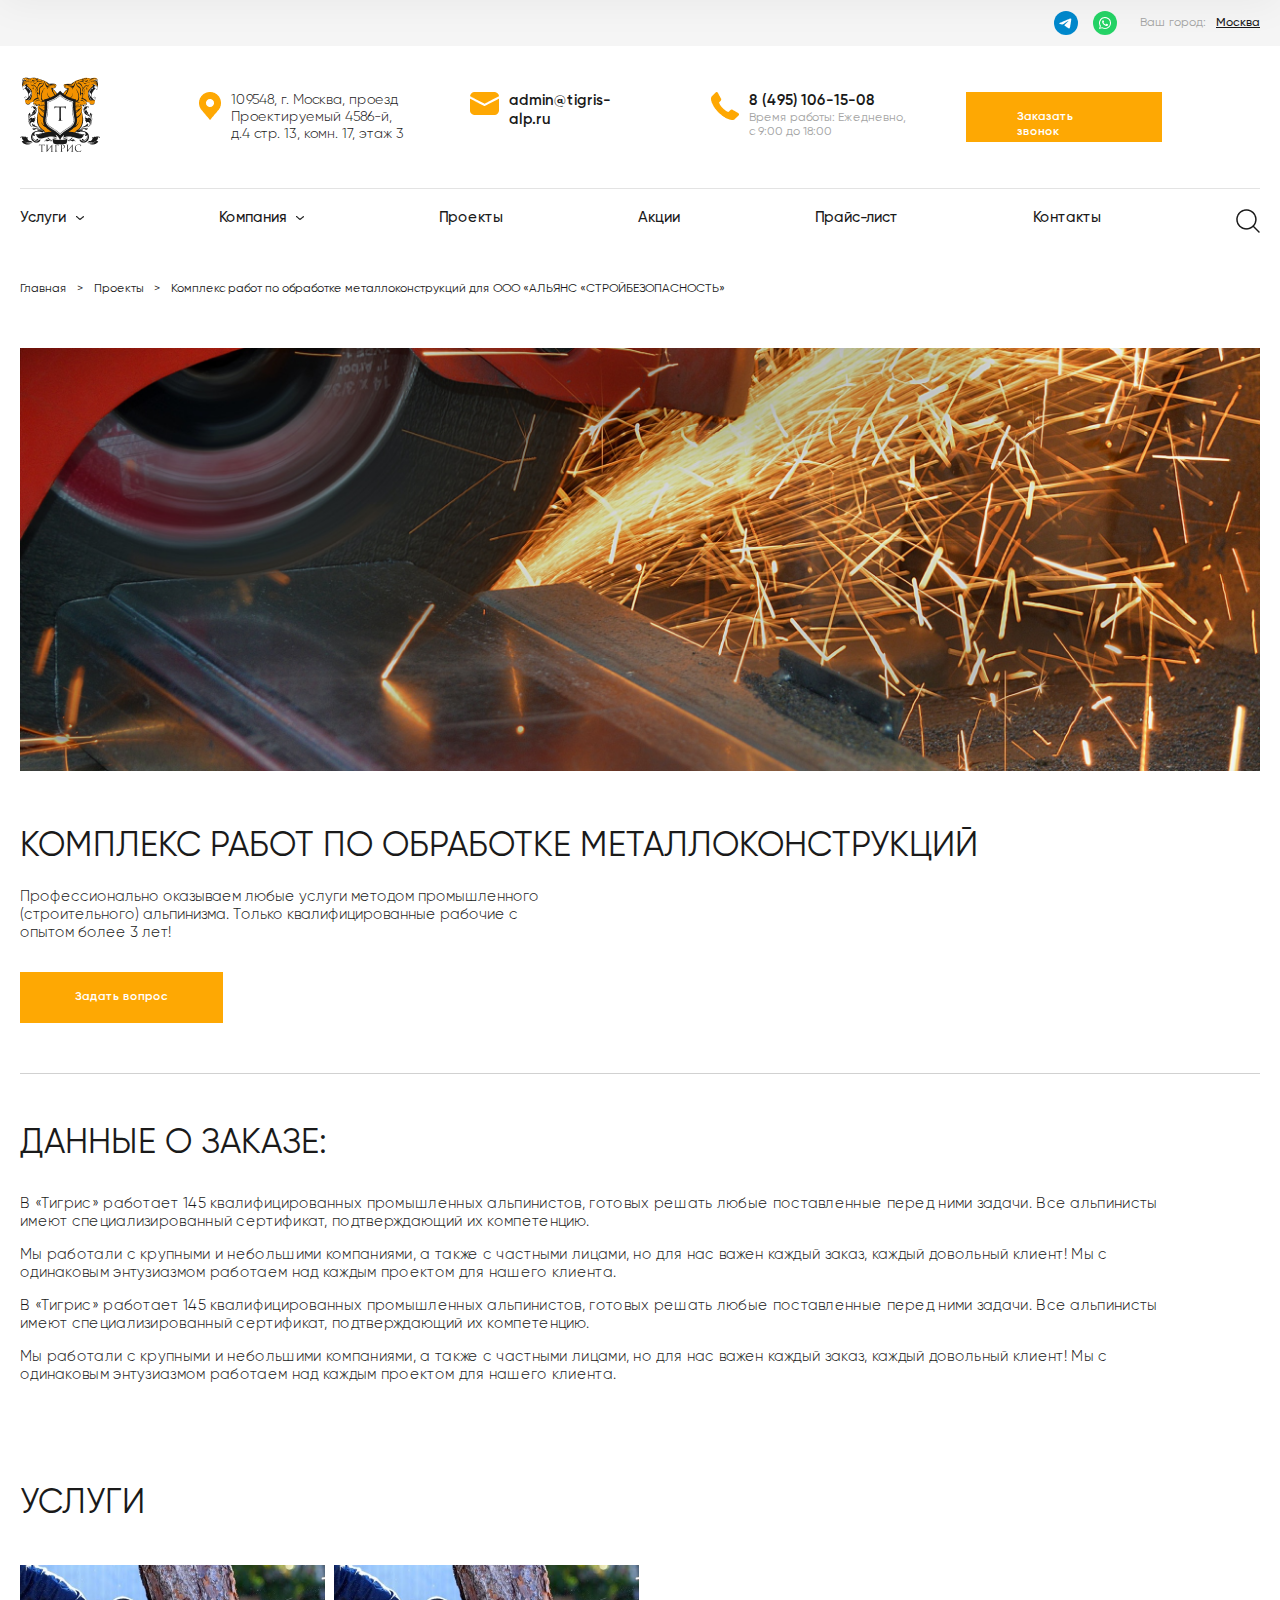
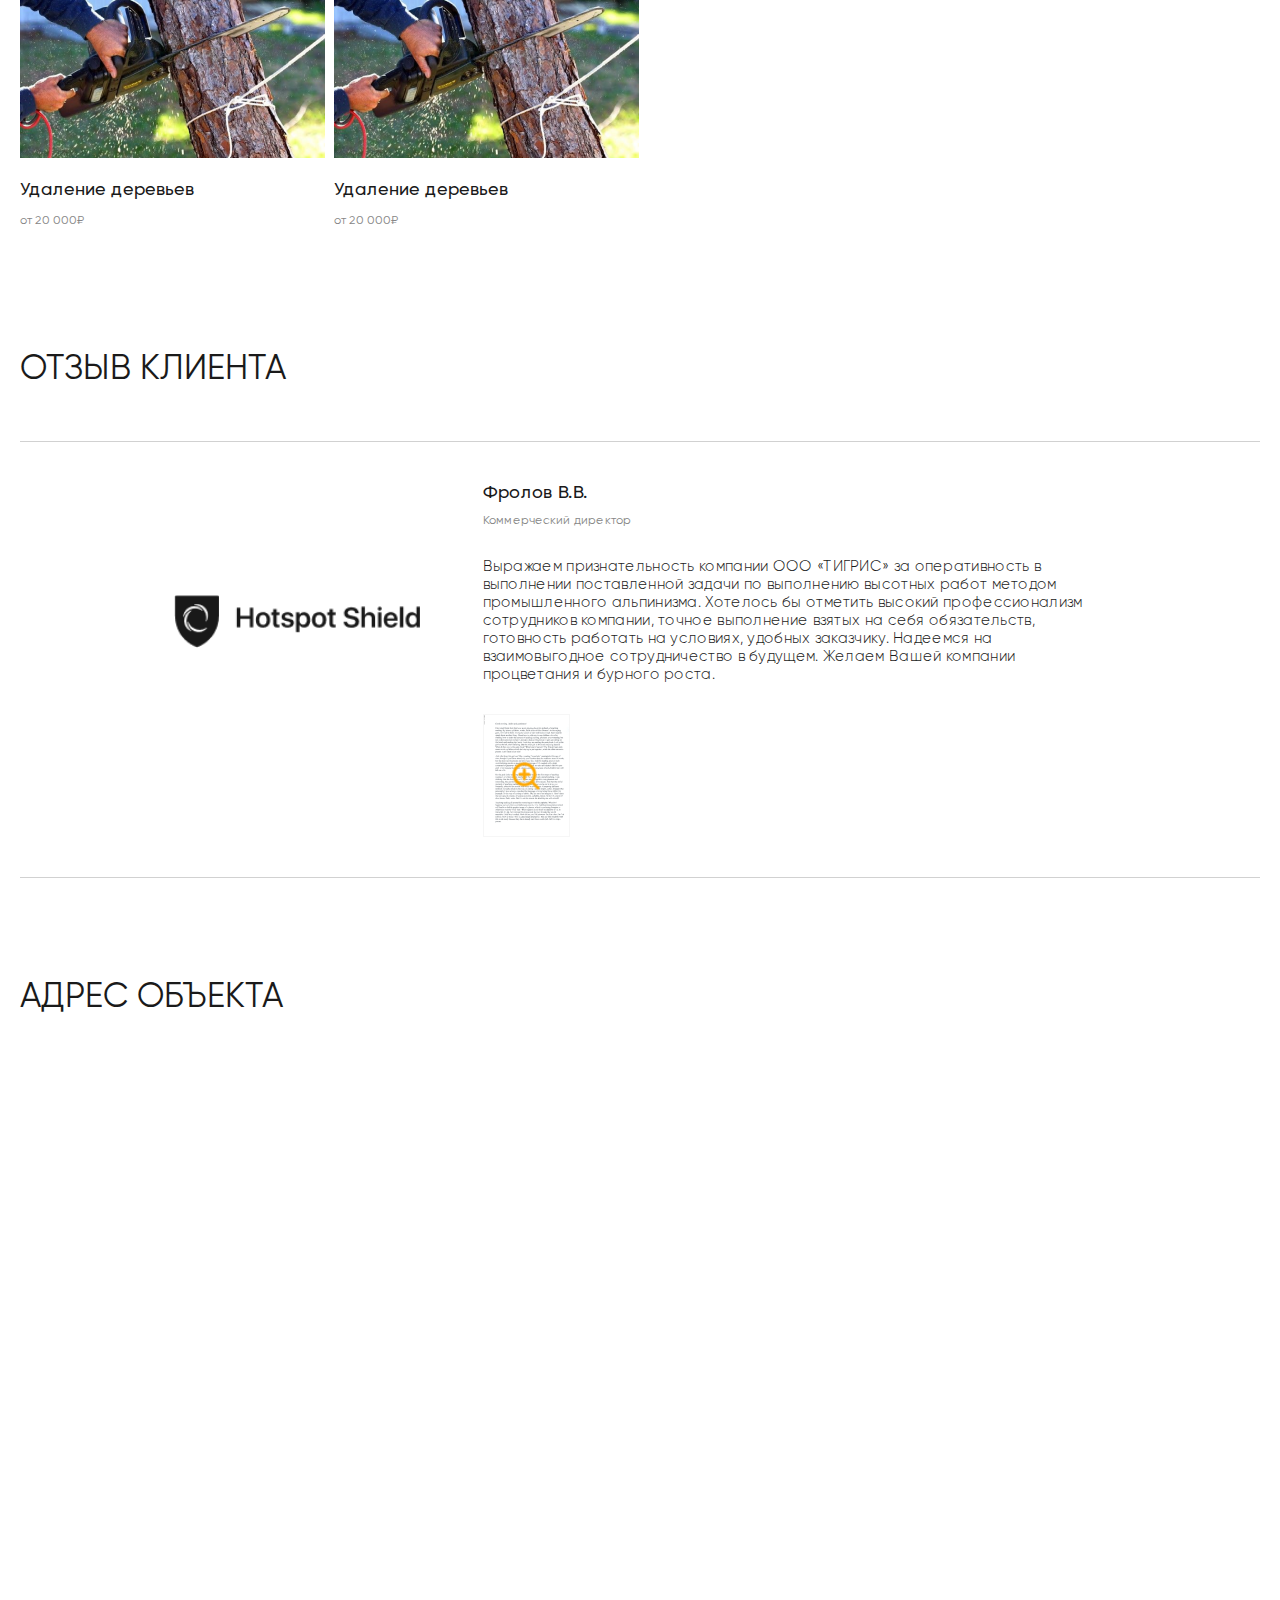
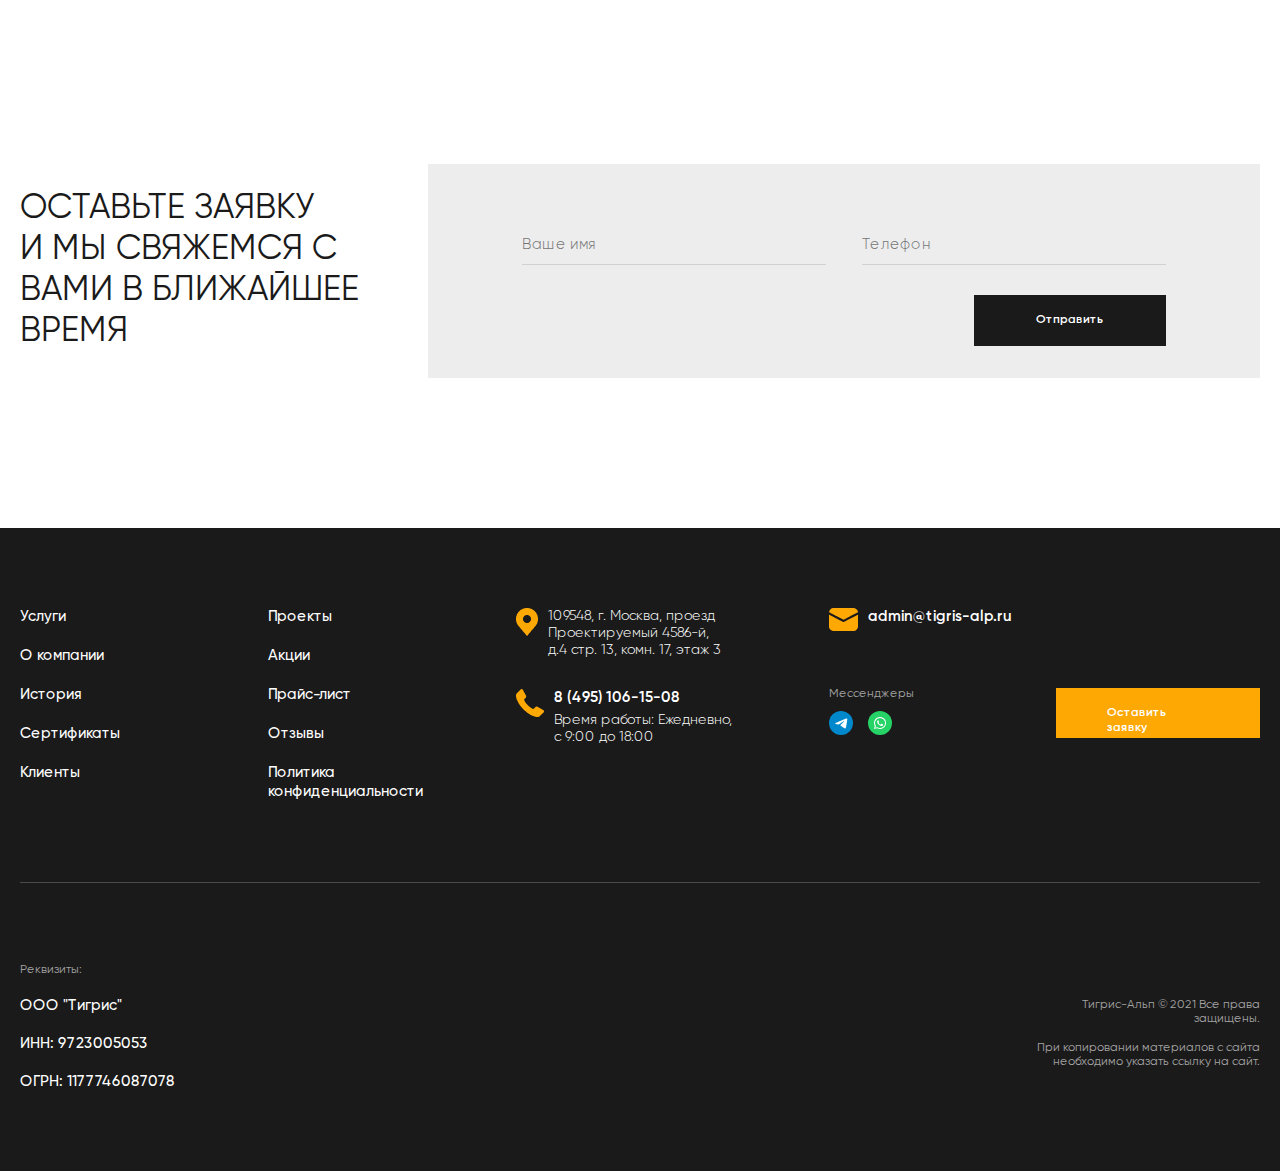
<file: complex.html>
<!DOCTYPE html>
<html lang="en">
<head>
    <meta charset="UTF-8">
    <meta http-equiv="X-UA-Compatible" content="IE=edge">
    <meta name="viewport" content="width=device-width, initial-scale=1.0">
    <title> Комплекс работ по обработке металлоконструкций для ООО «АЛЬЯНС «СТРОЙБЕЗОПАСНОСТЬ»</title>
    <link rel="icon" href="img/nav/favicon.ico" type="image/x-icon">
    <link rel="stylesheet" href="font/gilroy/stylesheet.css">
    <link rel="stylesheet" href="icons/arrow/fontello.css">
    <link rel="stylesheet" href="css/style_range.css">
    <link rel="stylesheet" href="https://unpkg.com/swiper/swiper-bundle.min.css" />
    <link rel="stylesheet" href="css/style.css">
</head>
<body>
    <header>
        <section class="navigation">
            
            <div class="navigation_wrapper">

                <div class="top_line">
                    <div class="container">
                        <div class="top_line_wrapper">

                            <div class="social_links">
                                <a href="#">
                                    <img src="img/links/telegram.png" alt="">
                                </a>
                                <a href="#">
                                    <img src="img/links/whatsapp.png" alt="">
                                </a>
                            </div>

                            <div class="your_sity">
                                <span>Ваш город:</span>
                                <a href="#">Москва</a>
                            </div>  
                        </div>
                       
                    </div>
                   
                </div>

                <div class="header_info">
                    <div class="container">

                        <div class="header_info_wrapper">

                            <div class="logo">
                                <img src="img/nav/logo.png" alt="">
                            </div>

                            <div class="info">

                                <div class="geo">
                                    <div class="icon">
                                        <img src="img/nav/geo.png" alt="">
                                    </div>
                                    <div class="txt">
                                        <span>
                                            109548, г. Москва, проезд 
                                            Проектируемый 4586-й, 
                                            д.4 стр. 13, комн. 17, этаж 3
                                        </span>
                                    </div>
                                    
                                </div>
                                <div class="mail">
                                    <div class="icon">
                                        <img src="img/nav/mail.png" alt="">
                                    </div>
                                    <div class="txt">
                                        <a href="mailto:admin@tigris-alp.ru">admin@tigris-alp.ru</a>
                                    </div>
                                    
                                </div>
                                <div class="phone">
                                    <div class="icon">
                                        <img src="img/nav/phone.png" alt="">
                                    </div>
                                    <div class="txt">
                                        <a href="tel:+84951061508">8 (495) 106-15-08</a>
                                        <span>
                                            Время работы: Ежедневно, <br>
                                            с 9:00 до 18:00
                                        </span>
                                    </div>
                                    
                                </div>
                                <div class="btn">

                                    <a href="#" class="order_call btn_hover open_modal_form">
                                        Заказать звонок
                                    </a>

                                </div>
                               
                            </div>
                            <div class="phone_mobile">
                                <div class="icon">
                                    <img src="img/nav/phone.png" alt="">
                                </div>
                                <div class="txt">
                                    <a href="tel:+84951061508">8 (495) 106-15-08</a>
                                   
                                </div>
                                
                            </div>





                            <div class="burger">
                                <div class="burger_btn">
                                    <div class="burger_line_one"></div>
                                    <div class="burger_line_two"></div>
                                    <div class="burger_line_three"></div>
                                </div>
                                <div class="burger_menu">
                                    <div class="closeMenu_btn">

                                        <div class="close_btn">
                                            <div></div>
                                            <div></div>
                                        </div>
                                    </div>
                                    <ul>
                                        <li>
                                            <div class="burger_down_menu">
                                                <span>Услуги</span>
                                                <div class="icon">
                                                    <i class="icon-left-open-mini"></i>
                                                </div>
                                               
                                            </div>
                                            <div class="li_down_menu">
                                                <ul>
                                                    <li>
                                                        <a href="#">Услуга 1</a>
                                                    </li>
                                                    <li>
                                                        <a href="#">Услуга 2</a>
                                                    </li>
                                                    <li>
                                                        <a href="#">Услуга 3</a>
                                                    </li>
                                                    <li>
                                                        <a href="#">Услуга 4</a>
                                                    </li>
                                                    <li>
                                                        <a href="#">Услуга 5</a>
                                                    </li>
                                                </ul>
                                            </div>
                                        </li>

                                        <li>
                                            <div class="burger_down_menu">
                                                <span>Компания</span>
                                                <div class="icon">
                                                    <i class="icon-left-open-mini"></i>
                                                </div>
                                               
                                            </div>
                                            <div class="li_down_menu">
                                                <ul>
                                                    <li>
                                                        <a href="#">Компания 1</a>
                                                    </li>
                                                    <li>
                                                        <a href="#">Компания 2</a>
                                                    </li>
                                                    <li>
                                                        <a href="#">Компания 3</a>
                                                    </li>
                                                    <li>
                                                        <a href="#">Компания 4</a>
                                                    </li>
                                                    <li>
                                                        <a href="#">Компания 5</a>
                                                    </li>
                                                </ul>
                                            </div>
                                        </li>



                                        <li><a href="#">Проекты</a></li>
                                        <li><a href="#">Акции</a></li>
                                        <li><a href="#">Прайс-лист</a></li>
                                        <li><a href="#">Контакты</a></li>
                                        <li>
                                            <div class="geo">
                                                <div class="icon">
                                                    <img src="img/nav/geo.png" alt="">
                                                </div>
                                                <div class="txt">
                                                    <span>
                                                        109548, г. Москва, проезд <br>
                                                        Проектируемый 4586-й, <br>
                                                        д.4 стр. 13, комн. 17, этаж 3
                                                    </span>
                                                </div>
                                            </div>
                                        </li>
                                        <li>
                                            <div class="mail">
                                                <div class="icon">
                                                    <img src="img/nav/mail.png" alt="">
                                                </div>
                                                <div class="txt">
                                                    <a href="mailto:admin@tigris-alp.ru">admin@tigris-alp.ru</a>
                                                </div>
                                            </div>
                                        </li>
                                        <li>
                                            <a href="#" class="order_call btn_hover open_modal_form">
                                                Заказать звонок
                                            </a>
                                        </li>
                                    </ul>
                                </div>
                            </div>
                        </div>
                        
                    </div>
                </div>

                <div class="nav_links">
                    <div class="container">
                        <div class="nav_links_wrapper">
                            <ul>
                                <li>
                                    <div class="down_menu">
                                        <span>Услуги</span>
                                        <div class="icon">
                                            <img src="img/nav/arrow.png" alt="">
                                        </div>
                                       
                                    </div>
                                    <div class="li_down_menu">
                                        <ul>
                                            <li>
                                                <a href="#">Услуга 1</a>
                                            </li>
                                            <li>
                                                <a href="#">Услуга 2</a>
                                            </li>
                                            <li>
                                                <a href="#">Услуга 3</a>
                                            </li>
                                            <li>
                                                <a href="#">Услуга 4</a>
                                            </li>
                                            <li>
                                                <a href="#">Услуга 5</a>
                                            </li>
                                        </ul>
                                    </div>
                                    
                                </li>
                                <li>
                                    <div class="down_menu">
                                        <span>Компания</span>
                                        <div class="icon">
                                            <img src="img/nav/arrow.png" alt="">
                                        </div>
                                    </div>
                                    <div class="li_down_menu">
                                        <ul>
                                            <li>
                                                <a href="#">Компания 1</a>
                                            </li>
                                            <li>
                                                <a href="#">Компания 2</a>
                                            </li>
                                            <li>
                                                <a href="#">Компания 3</a>
                                            </li>
                                            <li>
                                                <a href="#">Компания 4</a>
                                            </li>
                                            <li>
                                                <a href="#">Компания 5</a>
                                            </li>
                                        </ul>
                                    </div>
                                </li>
                                <li>
                                    <a href="#">Проекты</a>
                                </li>
                                <li>
                                    <a href="#">Акции</a>
                                </li>
                                <li>
                                    <a href="#">Прайс-лист</a>
                                </li>
                                <li>
                                    <a href="#">Контакты</a>
                                </li>
                                <li>
                                    <a href="#">
                                        <img src="img/nav/search.png" alt="">
                                    </a>
                                </li>
                            </ul>
                        </div>
                    </div>
                </div>


               

            </div>
            
        </section>
        <section class="fixed_nav">
            <div class="container">
                <div class="fixed_nav_wrapper">
                    <div class="logo">

                        <img src="img/nav/logo_fix_nav.png" alt="">
                    </div>

                    <div class="nav_links_wrapper">
                        <ul>
                            <li>
                                <div class="down_menu">
                                    <span>Услуги</span>
                                    <div class="icon">
                                        <img src="img/nav/arrow.png" alt="">
                                    </div>
                                </div>
                                <div class="li_down_menu">
                                    <ul>
                                        <li>
                                            <a href="#">Услуги 1</a>
                                        </li>
                                        <li>
                                            <a href="#">Услуги 2</a>
                                        </li>
                                        <li>
                                            <a href="#">Услуги 3</a>
                                        </li>
                                        <li>
                                            <a href="#">Услуги 4</a>
                                        </li>
                                        <li>
                                            <a href="#">Услуги 5</a>
                                        </li>
                                    </ul>
                                </div>
                            </li>
                            <li>
                                <div class="down_menu">
                                    <span>Компания</span>
                                    <div class="icon">
                                        <img src="img/nav/arrow.png" alt="">
                                    </div>
                                </div>
                                <div class="li_down_menu">
                                    <ul>
                                        <li>
                                            <a href="#">Компания 1</a>
                                        </li>
                                        <li>
                                            <a href="#">Компания 2</a>
                                        </li>
                                        <li>
                                            <a href="#">Компания 3</a>
                                        </li>
                                        <li>
                                            <a href="#">Компания 4</a>
                                        </li>
                                        <li>
                                            <a href="#">Компания 5</a>
                                        </li>
                                    </ul>
                                </div>
                            </li>
                            <li>
                                <a href="#">Проекты</a>
                            </li>
                            <li>
                                <a href="#">Акции</a>
                            </li>
                            <li>
                                <a href="#">Прайс-лист</a>
                            </li>
                            <li>
                                <a href="#">Контакты</a>
                            </li>
                            <li>
                                <a href="#">
                                    <img src="img/nav/search.png" alt="">
                                </a>
                            </li>
                        </ul>
                    </div>
                    <div class="phone_mobile">
                        <div class="icon">
                            <img src="img/nav/phone.png" alt="">
                        </div>
                        <div class="txt">
                            <a href="tel:+84951061508">8 (495) 106-15-08</a>
                           
                        </div>
                        
                    </div>
                    <div class="burger">
                        <div class="burger_btn">
                            <div class="burger_line_one"></div>
                            <div class="burger_line_two"></div>
                            <div class="burger_line_three"></div>
                        </div>
                    </div>
                </div>
            </div>
        </section>
    </header>

    <main>
        <div class="modal_bg_fon"></div>
        <div class="form_modal">
            <div class="close-form_modal">
                <svg width="19" height="19" viewBox="0 0 19 19" fill="none" xmlns="http://www.w3.org/2000/svg">
                    <path d="M11.41 9L18.7 1.71C18.8638 1.5187 18.9494 1.27262 18.9397 1.02095C18.93 0.769272 18.8256 0.530533 18.6475 0.352439C18.4694 0.174344 18.2307 0.0700115 17.979 0.0602903C17.7274 0.0505692 17.4813 0.136176 17.29 0.300002L9.99997 7.59L2.70997 0.290002C2.51867 0.126176 2.2726 0.0405699 2.02092 0.0502911C1.76924 0.0600122 1.53051 0.164344 1.35241 0.342439C1.17432 0.520533 1.06998 0.759272 1.06026 1.01095C1.05054 1.26262 1.13615 1.5087 1.29997 1.7L8.58997 9L1.28997 16.29C1.18529 16.3797 1.10027 16.49 1.04025 16.614C0.980225 16.7381 0.946494 16.8732 0.941175 17.0109C0.935855 17.1487 0.959061 17.286 1.00934 17.4143C1.05961 17.5427 1.13587 17.6592 1.23332 17.7567C1.33078 17.8541 1.44733 17.9304 1.57565 17.9806C1.70398 18.0309 1.84131 18.0541 1.97903 18.0488C2.11675 18.0435 2.25188 18.0098 2.37594 17.9497C2.50001 17.8897 2.61033 17.8047 2.69997 17.7L9.99997 10.41L17.29 17.7C17.4813 17.8638 17.7274 17.9494 17.979 17.9397C18.2307 17.93 18.4694 17.8257 18.6475 17.6476C18.8256 17.4695 18.93 17.2307 18.9397 16.9791C18.9494 16.7274 18.8638 16.4813 18.7 16.29L11.41 9Z" fill="#FEA803"/>
                    </svg>
                    
            </div>
            <h3>Заказать звонок</h3>
            <p>Представьтесь, мы вам перезвоним.</p>
            <form id="main_form_modal">
                <input type="text" name="name" id="name" placeholder="Ваше имя *">
                <input type="tel" name="phone" id="phone" placeholder="Телефон *">
                <div class="label_check">
                    <label >
                        <input type="checkbox" class="checkbox">
                        <span class="fake">
                            <i class="icon-ok"></i>
                        </span>
                        <span class="txt">Я согласен на <a href="#">обработку персональных данных</a> </span>
                    </label>
                </div>
                <div id="error"></div>
                <div id="acept"></div>
                <button type="submit" class="btn_hover">
                    Отправить
                </button>

            </form>
        </div>


        <section class="page_nav">
            <div class="container">
                <div class="page_nav_wrapper">
                    <ul>
                        <li>
                            <a href="#">Главная</a>
                        </li>
                        <li>
                            <a href="#">Проекты</a>
                        </li>
                        <li>
                            <span>Комплекс работ по обработке металлоконструкций для ООО «АЛЬЯНС «СТРОЙБЕЗОПАСНОСТЬ»</span>
                        </li>   
                           
                    </ul>
                </div>
            </div>
        </section>

        <section class="first_block"> 
            <div class="container">
                <div class="first_block_wrapper">
                    <div class="img">
                        <img src="img/complex/img.png" alt="">
                    </div>
                    <h2>Комплекс работ по обработке металлоконструкций</h2>
                    <p>
                        Профессионально оказываем любые услуги методом промышленного (строительного) альпинизма. Только квалифицированные рабочие с опытом более 3 лет!
                    </p>
                    <a href="#" class="question btn_hover open_modal_form">
                        Задать вопрос
                    </a>
                </div>
            </div>
        </section>

        <section class="data_order">
            <div class="container">
                <div class="data_order_wrapper">
                    <h2>Данные о заказе:</h2>
                    <p>
                        В «Тигрис» работает 145 квалифицированных промышленных 
                        альпинистов, готовых решать любые поставленные перед 
                        ними задачи. Все альпинисты имеют специализированный 
                        сертификат, подтверждающий их компетенцию.
                    </p>
                    <p>
                        Мы работали с крупными и небольшими компаниями, а также 
                        с частными лицами, но для нас важен каждый заказ, каждый 
                        довольный клиент! Мы с одинаковым энтузиазмом работаем 
                        над каждым проектом для нашего клиента.
                    </p>
                    <p>
                        В «Тигрис» работает 145 квалифицированных промышленных 
                        альпинистов, готовых решать любые поставленные перед 
                        ними задачи. Все альпинисты имеют специализированный 
                        сертификат, подтверждающий их компетенцию.
                    </p>
                    <p>
                        Мы работали с крупными и небольшими компаниями, а также 
                        с частными лицами, но для нас важен каждый заказ, 
                        каждый довольный клиент! Мы с одинаковым энтузиазмом 
                        работаем над каждым проектом для нашего клиента.
                    </p>
                </div>
            </div>
        </section>

        <section class="complex_services"> 
            <div class="container">
                <div class="complex_services_wrapper">
                    <h2>Услуги</h2>
                    <div class="complex_services_content">
                        <a href="#" class="tab_content_item">
                            <div class="img">
                                <img src="img/tab_content/img1.png" alt="">
                            </div>
                            <div class="txt">
                                <p>Удаление деревьев</p>
                                <span>от 20 000₽</span>
                            </div>
                        </a>
                        <a href="#" class="tab_content_item">
                            <div class="img">
                                <img src="img/tab_content/img1.png" alt="">
                            </div>
                            <div class="txt">
                                <p>Удаление деревьев</p>
                                <span>от 20 000₽</span>
                            </div>
                        </a>
                    </div>
                </div>
            </div>
        </section>

        <section class="reviews_client">
            <div class="container">
                <h2>Отзыв клиента</h2>
                <div class="reviews_client_wrapper">
                    

                    <div class="reviews_item">
                        <div class="img">
                            <img src="img/reviews/img1.png" alt="">
                        </div>
                        <div class="txt">
                            <span class="name">Фролов В.В.</span>
                            <span class="position">Коммерческий директор</span>
                            <p>
                                Выражаем признательность компании ООО «ТИГРИС» за 
                                оперативность в выполнении поставленной задачи по 
                                выполнению высотных работ методом промышленного 
                                альпинизма. Хотелось бы отметить высокий профессионализм 
                                сотрудников компании, точное выполнение взятых на себя 
                                обязательств, готовность работать на условиях, удобных 
                                заказчику. Надеемся на взаимовыгодное сотрудничество 
                                в будущем. Желаем Вашей компании процветания и бурного роста.
                            </p>

                            <div class="img_plus">
                                <img src="img/reviews/img_plus.png" alt="">
                                <img src="img/reviews/lupa.png" alt="" class="lupa">
                            </div>
                        </div>
                    </div>
                </div>
            </div>
        </section>

        <section class="address_object">
            <div class="container">
                <h2>Адрес объекта</h2>
                <div class="map_object">
                    <iframe src="https://www.google.com/maps/embed?pb=!1m16!1m12!1m3!1d3779.5113582089753!2d37.67226101283958!3d55.71834899572089!2m3!1f0!2f0!3f0!3m2!1i1024!2i768!4f13.1!2m1!1z0JzQvtGB0LrQstCwINC00YPQsdGA0L7QstC60LA!5e0!3m2!1sru!2sua!4v1628337131058!5m2!1sru!2sua" width="100%" height="100%" style="border:0;" allowfullscreen="" loading="lazy"></iframe>
                </div>
            </div>
        </section>

        <section class="leave_request complex_leave_request">
            
            <div class="container">
                <div class="leave_request_wrapper">
                    <div class="leave_request_title">
                        <h2>
                            Оставьте заявку <br>
                            и мы свяжемся с вами
                            в ближайшее время
                        </h2>
                    </div>
                    <div class="request_form">
                        <form action="#">
                            <div class="name_phone">
                                <input type="text" name="name" required minlength="2" placeholder="Ваше имя">
                                <input type="tel" name="phone" required minlength="10" maxlength="12" placeholder="Телефон">
                            </div>
                            <div class="button_block">
                                <button type="submit">
                                    Отправить
                                </button>
                            </div>
                            
                        </form>
                    </div>
                </div>
            </div>
        </section>
            
        
        
    </main>



    <footer>
        <section class="footer index_footer">
            <div class="container">
                <div class="footer_wrapper">
                    <div class="top_content">

                        <div class="footer_item">
                            <ul>
                                <li>
                                    <a href="#">Услуги</a>
                                </li>
                                <li>
                                    <a href="#">О компании</a>
                                </li>
                                <li>
                                    <a href="#">История</a>
                                </li>
                                <li>
                                    <a href="#">Сертификаты</a>
                                </li>
                                <li>
                                    <a href="#">Клиенты</a>
                                </li>
                            </ul>
                        </div>
                        <div class="footer_item">
                            <ul>
                                <li>
                                    <a href="#">Проекты</a>
                                </li>
                                <li>
                                    <a href="#">Акции</a>
                                </li>
                                <li>
                                    <a href="#">Прайс-лист</a>
                                </li>
                                <li>
                                    <a href="#">Отзывы</a>
                                </li>
                                <li>
                                    <a href="#">Политика конфиденциальности</a>
                                </li>
                            </ul>
                        </div>
                        <div class="footer_item our_us">
                            <ul>
                                <li>
                                    <div class="icon">
                                        <img src="img/footer/geo_icon.png" alt="">
                                    </div>
                                    <div class="txt">
                                        <span>
                                            109548, г. Москва, проезд 
                                            Проектируемый 4586-й, <br>
                                            д.4 стр. 13, комн. 17, этаж 3
                                        </span>
                                    </div>
                                </li>
                                <li>
                                    <div class="icon">
                                        <img src="img/footer/phone_icon.png" alt="">
                                    </div>
                                    <div class="txt">
                                        <a href="tel:+84951061508">8 (495) 106-15-08</a>
                                        <span>
                                            Время работы: Ежедневно,
                                            с 9:00 до 18:00
                                        </span>
                                    </div>
                                </li>
                            </ul>
                        </div>
                        <div class="footer_item our_us social">
                            <ul>
                                <li>
                                    <div class="icon">
                                        <img src="img/footer/mail_icon.png" alt="">
                                    </div>
                                    <div class="txt">
                                        <a href="mailto:admin@tigris-alp.ru">admin@tigris-alp.ru</a>
                                    </div>
                                </li>
                                <li class="socizl_links_block">
                                    <span>Мессенджеры</span>
                                    <div class="social_links">
                                        <a href="#" class="telegram">
                                            <img src="img/footer/telegram.png" alt="">
                                        </a>
                                        <a href="#" class="whatsapp">
                                            <img src="img/footer/whatsapp.png" alt="">
                                        </a>
                                    </div>
                                </li>
                            </ul>
                        </div>
                        <div class="button">
                            <a href="#" class="submit_application btn_hover open_modal_form">
                                Оставить заявку
                            </a>
                        </div>

                    </div>
                    <div class="bottom_content">
                        <div class="footer_item">
                            <ul>
                                <li>Реквизиты:</li>
                                <li>ООО "Тигрис"</li>
                                <li>ИНН: 9723005053</li>
                                <li>ОГРН: 1177746087078</li>
                            </ul>
                            
                        </div>
                        <div class="footer_item info">
                           <span>Тигрис-Альп © 2021 Все права защищены. </span>
                            <span>
                                При копировании материалов с сайта 
                                необходимо указать ссылку на сайт.
                            </span>
                        </div>
                    </div>
                </div>
            </div>
        </section>
    </footer>
    
    <script src="https://code.jquery.com/jquery-3.6.0.min.js" integrity="sha256-/xUj+3OJU5yExlq6GSYGSHk7tPXikynS7ogEvDej/m4=" crossorigin="anonymous"></script>
    <script src="js/renge_ui.js"></script>
    <script src="https://unpkg.com/swiper/swiper-bundle.min.js"></script>
    <script src="js/script.js"></script>
</body>
</html>
</file>
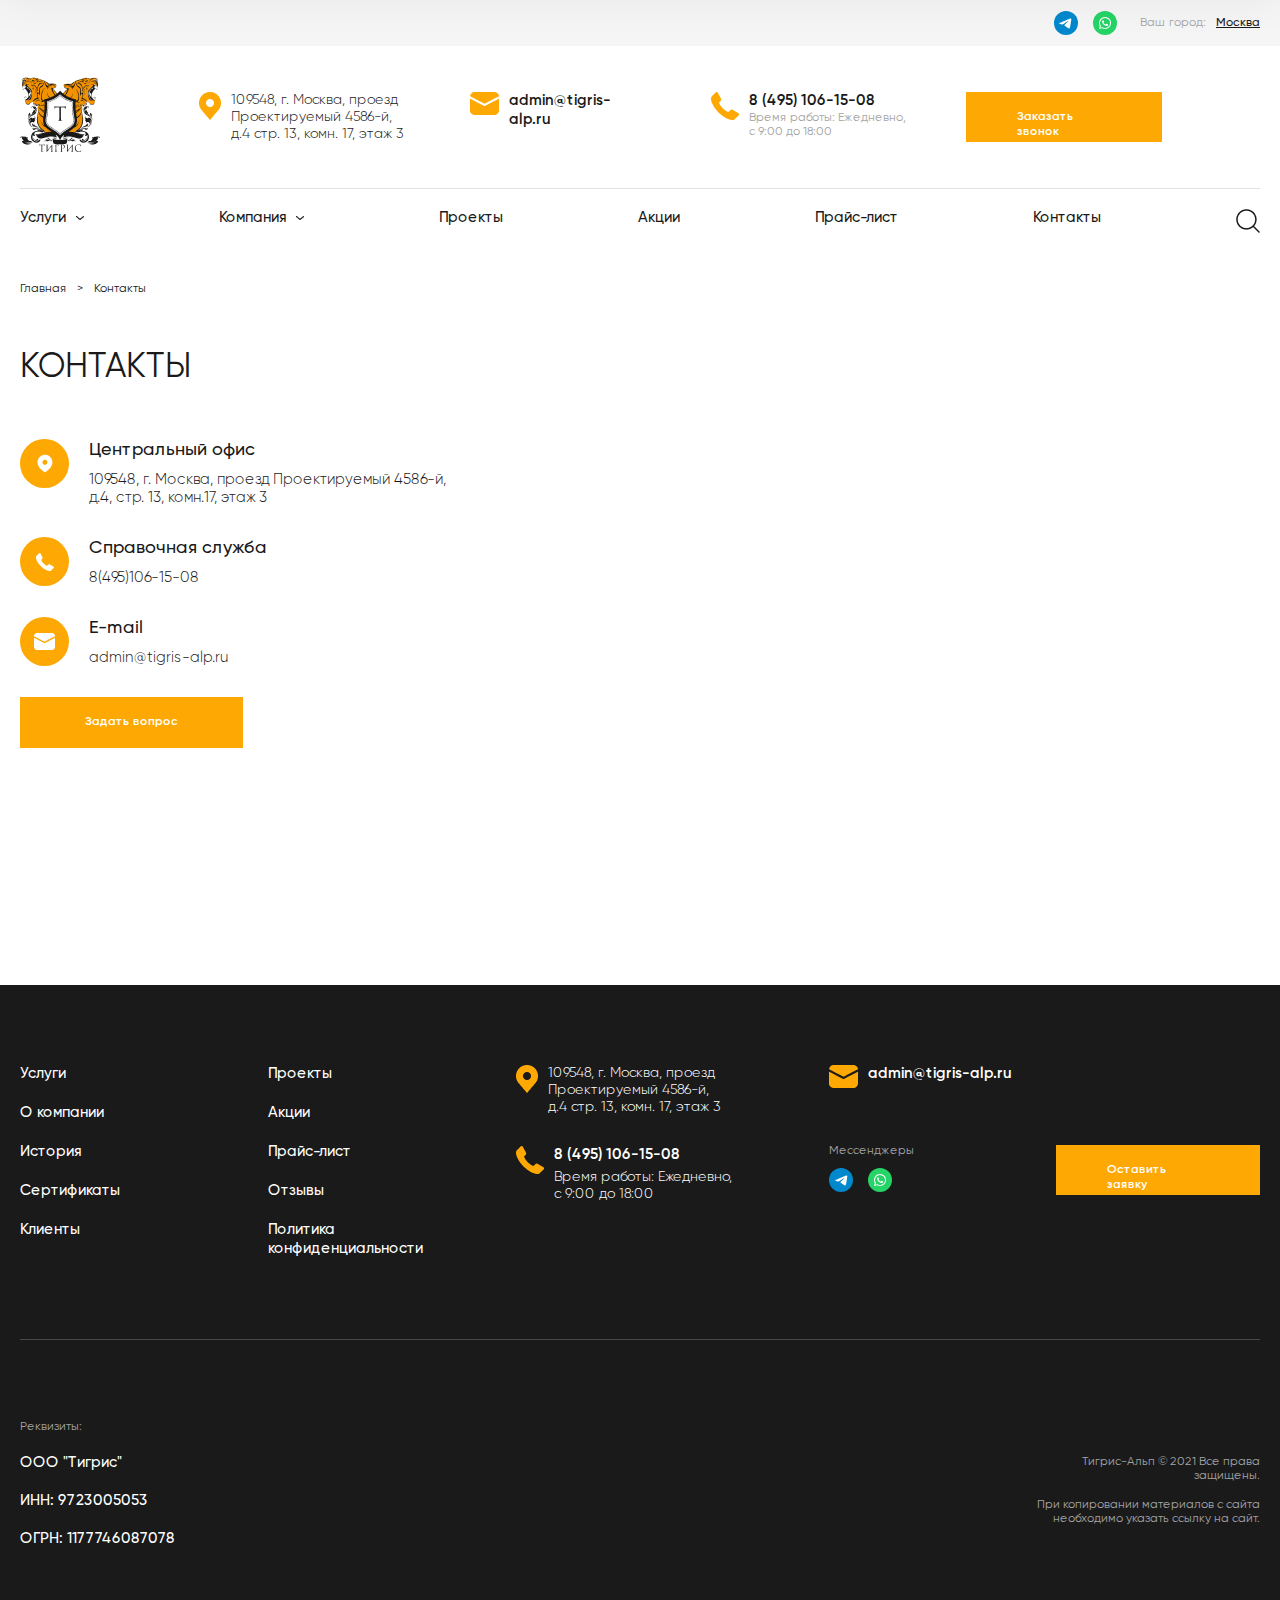
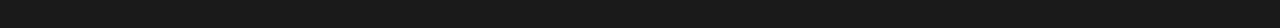
<file: contacts.html>
<!DOCTYPE html>
<html lang="en">

<head>
    <meta charset="UTF-8">
    <meta http-equiv="X-UA-Compatible" content="IE=edge">
    <meta name="viewport" content="width=device-width, initial-scale=1.0">
    <title>Контакты</title>
    <link rel="icon" href="img/nav/favicon.ico" type="image/x-icon">
    <link rel="stylesheet" href="font/gilroy/stylesheet.css">
    <link rel="stylesheet" href="icons/arrow/fontello.css">
    <link rel="stylesheet" href="css/style_range.css">
    <link rel="stylesheet" href="https://unpkg.com/swiper/swiper-bundle.min.css" />
    <link rel="stylesheet" href="css/style.css">
</head>

<body>
    <header>
        <section class="navigation">
            
            <div class="navigation_wrapper">

                <div class="top_line">
                    <div class="container">
                        <div class="top_line_wrapper">

                            <div class="social_links">
                                <a href="#">
                                    <img src="img/links/telegram.png" alt="">
                                </a>
                                <a href="#">
                                    <img src="img/links/whatsapp.png" alt="">
                                </a>
                            </div>

                            <div class="your_sity">
                                <span>Ваш город:</span>
                                <a href="#">Москва</a>
                            </div>  
                        </div>
                       
                    </div>
                   
                </div>

                <div class="header_info">
                    <div class="container">

                        <div class="header_info_wrapper">

                            <div class="logo">
                                <img src="img/nav/logo.png" alt="">
                            </div>

                            <div class="info">

                                <div class="geo">
                                    <div class="icon">
                                        <img src="img/nav/geo.png" alt="">
                                    </div>
                                    <div class="txt">
                                        <span>
                                            109548, г. Москва, проезд 
                                            Проектируемый 4586-й, 
                                            д.4 стр. 13, комн. 17, этаж 3
                                        </span>
                                    </div>
                                    
                                </div>
                                <div class="mail">
                                    <div class="icon">
                                        <img src="img/nav/mail.png" alt="">
                                    </div>
                                    <div class="txt">
                                        <a href="mailto:admin@tigris-alp.ru">admin@tigris-alp.ru</a>
                                    </div>
                                    
                                </div>
                                <div class="phone">
                                    <div class="icon">
                                        <img src="img/nav/phone.png" alt="">
                                    </div>
                                    <div class="txt">
                                        <a href="tel:+84951061508">8 (495) 106-15-08</a>
                                        <span>
                                            Время работы: Ежедневно, <br>
                                            с 9:00 до 18:00
                                        </span>
                                    </div>
                                    
                                </div>
                                <div class="btn">

                                    <a href="#" class="order_call btn_hover open_modal_form">
                                        Заказать звонок
                                    </a>

                                </div>
                               
                            </div>
                            <div class="phone_mobile">
                                <div class="icon">
                                    <img src="img/nav/phone.png" alt="">
                                </div>
                                <div class="txt">
                                    <a href="tel:+84951061508">8 (495) 106-15-08</a>
                                   
                                </div>
                                
                            </div>





                            <div class="burger">
                                <div class="burger_btn">
                                    <div class="burger_line_one"></div>
                                    <div class="burger_line_two"></div>
                                    <div class="burger_line_three"></div>
                                </div>
                                <div class="burger_menu">
                                    <div class="closeMenu_btn">

                                        <div class="close_btn">
                                            <div></div>
                                            <div></div>
                                        </div>
                                    </div>
                                    <ul>
                                        <li>
                                            <div class="burger_down_menu">
                                                <span>Услуги</span>
                                                <div class="icon">
                                                    <i class="icon-left-open-mini"></i>
                                                </div>
                                               
                                            </div>
                                            <div class="li_down_menu">
                                                <ul>
                                                    <li>
                                                        <a href="#">Услуга 1</a>
                                                    </li>
                                                    <li>
                                                        <a href="#">Услуга 2</a>
                                                    </li>
                                                    <li>
                                                        <a href="#">Услуга 3</a>
                                                    </li>
                                                    <li>
                                                        <a href="#">Услуга 4</a>
                                                    </li>
                                                    <li>
                                                        <a href="#">Услуга 5</a>
                                                    </li>
                                                </ul>
                                            </div>
                                        </li>

                                        <li>
                                            <div class="burger_down_menu">
                                                <span>Компания</span>
                                                <div class="icon">
                                                    <i class="icon-left-open-mini"></i>
                                                </div>
                                               
                                            </div>
                                            <div class="li_down_menu">
                                                <ul>
                                                    <li>
                                                        <a href="#">Компания 1</a>
                                                    </li>
                                                    <li>
                                                        <a href="#">Компания 2</a>
                                                    </li>
                                                    <li>
                                                        <a href="#">Компания 3</a>
                                                    </li>
                                                    <li>
                                                        <a href="#">Компания 4</a>
                                                    </li>
                                                    <li>
                                                        <a href="#">Компания 5</a>
                                                    </li>
                                                </ul>
                                            </div>
                                        </li>



                                        <li><a href="#">Проекты</a></li>
                                        <li><a href="#">Акции</a></li>
                                        <li><a href="#">Прайс-лист</a></li>
                                        <li><a href="#">Контакты</a></li>
                                        <li>
                                            <div class="geo">
                                                <div class="icon">
                                                    <img src="img/nav/geo.png" alt="">
                                                </div>
                                                <div class="txt">
                                                    <span>
                                                        109548, г. Москва, проезд <br>
                                                        Проектируемый 4586-й, <br>
                                                        д.4 стр. 13, комн. 17, этаж 3
                                                    </span>
                                                </div>
                                            </div>
                                        </li>
                                        <li>
                                            <div class="mail">
                                                <div class="icon">
                                                    <img src="img/nav/mail.png" alt="">
                                                </div>
                                                <div class="txt">
                                                    <a href="mailto:admin@tigris-alp.ru">admin@tigris-alp.ru</a>
                                                </div>
                                            </div>
                                        </li>
                                        <li>
                                            <a href="#" class="order_call btn_hover open_modal_form">
                                                Заказать звонок
                                            </a>
                                        </li>
                                    </ul>
                                </div>
                            </div>
                        </div>
                        
                    </div>
                </div>

                <div class="nav_links">
                    <div class="container">
                        <div class="nav_links_wrapper">
                            <ul>
                                <li>
                                    <div class="down_menu">
                                        <span>Услуги</span>
                                        <div class="icon">
                                            <img src="img/nav/arrow.png" alt="">
                                        </div>
                                       
                                    </div>
                                    <div class="li_down_menu">
                                        <ul>
                                            <li>
                                                <a href="#">Услуга 1</a>
                                            </li>
                                            <li>
                                                <a href="#">Услуга 2</a>
                                            </li>
                                            <li>
                                                <a href="#">Услуга 3</a>
                                            </li>
                                            <li>
                                                <a href="#">Услуга 4</a>
                                            </li>
                                            <li>
                                                <a href="#">Услуга 5</a>
                                            </li>
                                        </ul>
                                    </div>
                                    
                                </li>
                                <li>
                                    <div class="down_menu">
                                        <span>Компания</span>
                                        <div class="icon">
                                            <img src="img/nav/arrow.png" alt="">
                                        </div>
                                    </div>
                                    <div class="li_down_menu">
                                        <ul>
                                            <li>
                                                <a href="#">Компания 1</a>
                                            </li>
                                            <li>
                                                <a href="#">Компания 2</a>
                                            </li>
                                            <li>
                                                <a href="#">Компания 3</a>
                                            </li>
                                            <li>
                                                <a href="#">Компания 4</a>
                                            </li>
                                            <li>
                                                <a href="#">Компания 5</a>
                                            </li>
                                        </ul>
                                    </div>
                                </li>
                                <li>
                                    <a href="#">Проекты</a>
                                </li>
                                <li>
                                    <a href="#">Акции</a>
                                </li>
                                <li>
                                    <a href="#">Прайс-лист</a>
                                </li>
                                <li>
                                    <a href="#">Контакты</a>
                                </li>
                                <li>
                                    <a href="#">
                                        <img src="img/nav/search.png" alt="">
                                    </a>
                                </li>
                            </ul>
                        </div>
                    </div>
                </div>


               

            </div>
            
        </section>
        <section class="fixed_nav">
            <div class="container">
                <div class="fixed_nav_wrapper">
                    <div class="logo">

                        <img src="img/nav/logo_fix_nav.png" alt="">
                    </div>

                    <div class="nav_links_wrapper">
                        <ul>
                            <li>
                                <div class="down_menu">
                                    <span>Услуги</span>
                                    <div class="icon">
                                        <img src="img/nav/arrow.png" alt="">
                                    </div>
                                </div>
                                <div class="li_down_menu">
                                    <ul>
                                        <li>
                                            <a href="#">Услуги 1</a>
                                        </li>
                                        <li>
                                            <a href="#">Услуги 2</a>
                                        </li>
                                        <li>
                                            <a href="#">Услуги 3</a>
                                        </li>
                                        <li>
                                            <a href="#">Услуги 4</a>
                                        </li>
                                        <li>
                                            <a href="#">Услуги 5</a>
                                        </li>
                                    </ul>
                                </div>
                            </li>
                            <li>
                                <div class="down_menu">
                                    <span>Компания</span>
                                    <div class="icon">
                                        <img src="img/nav/arrow.png" alt="">
                                    </div>
                                </div>
                                <div class="li_down_menu">
                                    <ul>
                                        <li>
                                            <a href="#">Компания 1</a>
                                        </li>
                                        <li>
                                            <a href="#">Компания 2</a>
                                        </li>
                                        <li>
                                            <a href="#">Компания 3</a>
                                        </li>
                                        <li>
                                            <a href="#">Компания 4</a>
                                        </li>
                                        <li>
                                            <a href="#">Компания 5</a>
                                        </li>
                                    </ul>
                                </div>
                            </li>
                            <li>
                                <a href="#">Проекты</a>
                            </li>
                            <li>
                                <a href="#">Акции</a>
                            </li>
                            <li>
                                <a href="#">Прайс-лист</a>
                            </li>
                            <li>
                                <a href="#">Контакты</a>
                            </li>
                            <li>
                                <a href="#">
                                    <img src="img/nav/search.png" alt="">
                                </a>
                            </li>
                        </ul>
                    </div>
                    <div class="phone_mobile">
                        <div class="icon">
                            <img src="img/nav/phone.png" alt="">
                        </div>
                        <div class="txt">
                            <a href="tel:+84951061508">8 (495) 106-15-08</a>
                           
                        </div>
                        
                    </div>
                    <div class="burger">
                        <div class="burger_btn">
                            <div class="burger_line_one"></div>
                            <div class="burger_line_two"></div>
                            <div class="burger_line_three"></div>
                        </div>
                    </div>
                </div>
            </div>
        </section>
    </header>

    <main>

        <div class="modal_bg_fon"></div>
        <div class="form_modal">
            <div class="close-form_modal">
                <svg width="19" height="19" viewBox="0 0 19 19" fill="none" xmlns="http://www.w3.org/2000/svg">
                    <path d="M11.41 9L18.7 1.71C18.8638 1.5187 18.9494 1.27262 18.9397 1.02095C18.93 0.769272 18.8256 0.530533 18.6475 0.352439C18.4694 0.174344 18.2307 0.0700115 17.979 0.0602903C17.7274 0.0505692 17.4813 0.136176 17.29 0.300002L9.99997 7.59L2.70997 0.290002C2.51867 0.126176 2.2726 0.0405699 2.02092 0.0502911C1.76924 0.0600122 1.53051 0.164344 1.35241 0.342439C1.17432 0.520533 1.06998 0.759272 1.06026 1.01095C1.05054 1.26262 1.13615 1.5087 1.29997 1.7L8.58997 9L1.28997 16.29C1.18529 16.3797 1.10027 16.49 1.04025 16.614C0.980225 16.7381 0.946494 16.8732 0.941175 17.0109C0.935855 17.1487 0.959061 17.286 1.00934 17.4143C1.05961 17.5427 1.13587 17.6592 1.23332 17.7567C1.33078 17.8541 1.44733 17.9304 1.57565 17.9806C1.70398 18.0309 1.84131 18.0541 1.97903 18.0488C2.11675 18.0435 2.25188 18.0098 2.37594 17.9497C2.50001 17.8897 2.61033 17.8047 2.69997 17.7L9.99997 10.41L17.29 17.7C17.4813 17.8638 17.7274 17.9494 17.979 17.9397C18.2307 17.93 18.4694 17.8257 18.6475 17.6476C18.8256 17.4695 18.93 17.2307 18.9397 16.9791C18.9494 16.7274 18.8638 16.4813 18.7 16.29L11.41 9Z" fill="#FEA803"/>
                    </svg>
                    
            </div>
            <h3>Заказать звонок</h3>
            <p>Представьтесь, мы вам перезвоним.</p>
            <form id="main_form_modal">
                <input type="text" name="name" id="name" placeholder="Ваше имя *">
                <input type="tel" name="phone" id="phone" placeholder="Телефон *">
                <div class="label_check">
                    <label >
                        <input type="checkbox" class="checkbox">
                        <span class="fake">
                            <i class="icon-ok"></i>
                        </span>
                        <span class="txt">Я согласен на <a href="#">обработку персональных данных</a> </span>
                    </label>
                </div>
                <div id="error"></div>
                <div id="acept"></div>
                <button type="submit" class="btn_hover">
                    Отправить
                </button>

            </form>
        </div>



        <section class="page_nav">
            <div class="container">
                <div class="page_nav_wrapper">
                    <ul>
                        <li>
                            <a href="#">Главная</a>
                        </li>
                        <li>
                            <span>Контакты</span>
                        </li>
                    </ul>
                </div>
            </div>
        </section>

        <section class="contacts">
            <div class="container">
                <div class="contacts_wrapper">
                    <div class="contacts_info">
                        <h2>Контакты</h2>

                        <ul>
                            <li>
                                <div class="icon">
                                    <img src="img/contacts/geo.png" alt="">
                                </div>
                                <div class="txt">
                                    <span class="name">Центральный офис</span>
                                    <p>
                                        109548, г. Москва, проезд Проектируемый 
                                        4586-й, д.4, стр. 13, комн.17, этаж 3
                                    </p>
                                </div>
                            </li>
                            <li>
                                <div class="icon">
                                    <img src="img/contacts/phone.png" alt="">
                                </div>
                                <div class="txt">
                                    <span class="name">Справочная служба</span>
                                    <a href="tel:+84951061508">8(495)106-15-08</a>
                                </div>
                            </li>
                            <li>
                                <div class="icon">
                                    <img src="img/contacts/mail.png" alt="">
                                </div>
                                <div class="txt">
                                    <span class="name">E-mail</span>
                                   <a href="mailto:admin@tigris-alp.ru">admin@tigris-alp.ru</a>
                                </div>
                            </li>
                        </ul>
                        <a href="#" class="question btn_hover open_modal_form">
                            Задать вопрос
                        </a>
                    </div>
                    <div class="map">
                        <iframe src="https://www.google.com/maps/embed?pb=!1m16!1m12!1m3!1d3779.5113582089753!2d37.67226101283958!3d55.71834899572089!2m3!1f0!2f0!3f0!3m2!1i1024!2i768!4f13.1!2m1!1z0JzQvtGB0LrQstCwINC00YPQsdGA0L7QstC60LA!5e0!3m2!1sru!2sua!4v1628337131058!5m2!1sru!2sua" width="100%" height="100%" style="border:0;" allowfullscreen="" loading="lazy"></iframe>
                    </div>
                </div>
            </div>
        </section>

    </main>

    <footer>
        <section class="footer index_footer">
            <div class="container">
                <div class="footer_wrapper">
                    <div class="top_content">

                        <div class="footer_item">
                            <ul>
                                <li>
                                    <a href="#">Услуги</a>
                                </li>
                                <li>
                                    <a href="#">О компании</a>
                                </li>
                                <li>
                                    <a href="#">История</a>
                                </li>
                                <li>
                                    <a href="#">Сертификаты</a>
                                </li>
                                <li>
                                    <a href="#">Клиенты</a>
                                </li>
                            </ul>
                        </div>
                        <div class="footer_item">
                            <ul>
                                <li>
                                    <a href="#">Проекты</a>
                                </li>
                                <li>
                                    <a href="#">Акции</a>
                                </li>
                                <li>
                                    <a href="#">Прайс-лист</a>
                                </li>
                                <li>
                                    <a href="#">Отзывы</a>
                                </li>
                                <li>
                                    <a href="#">Политика конфиденциальности</a>
                                </li>
                            </ul>
                        </div>
                        <div class="footer_item our_us">
                            <ul>
                                <li>
                                    <div class="icon">
                                        <img src="img/footer/geo_icon.png" alt="">
                                    </div>
                                    <div class="txt">
                                        <span>
                                            109548, г. Москва, проезд 
                                            Проектируемый 4586-й, <br>
                                            д.4 стр. 13, комн. 17, этаж 3
                                        </span>
                                    </div>
                                </li>
                                <li>
                                    <div class="icon">
                                        <img src="img/footer/phone_icon.png" alt="">
                                    </div>
                                    <div class="txt">
                                        <a href="tel:+84951061508">8 (495) 106-15-08</a>
                                        <span>
                                            Время работы: Ежедневно,
                                            с 9:00 до 18:00
                                        </span>
                                    </div>
                                </li>
                            </ul>
                        </div>
                        <div class="footer_item our_us social">
                            <ul>
                                <li>
                                    <div class="icon">
                                        <img src="img/footer/mail_icon.png" alt="">
                                    </div>
                                    <div class="txt">
                                        <a href="mailto:admin@tigris-alp.ru">admin@tigris-alp.ru</a>
                                    </div>
                                </li>
                                <li class="socizl_links_block">
                                    <span>Мессенджеры</span>
                                    <div class="social_links">
                                        <a href="#" class="telegram">
                                            <img src="img/footer/telegram.png" alt="">
                                        </a>
                                        <a href="#" class="whatsapp">
                                            <img src="img/footer/whatsapp.png" alt="">
                                        </a>
                                    </div>
                                </li>
                            </ul>
                        </div>
                        <div class="button">
                            <a href="#" class="submit_application btn_hover open_modal_form">
                                Оставить заявку
                            </a>
                        </div>

                    </div>
                    <div class="bottom_content">
                        <div class="footer_item">
                            <ul>
                                <li>Реквизиты:</li>
                                <li>ООО "Тигрис"</li>
                                <li>ИНН: 9723005053</li>
                                <li>ОГРН: 1177746087078</li>
                            </ul>
                            
                        </div>
                        <div class="footer_item info">
                           <span>Тигрис-Альп © 2021 Все права защищены. </span>
                            <span>
                                При копировании материалов с сайта 
                                необходимо указать ссылку на сайт.
                            </span>
                        </div>
                    </div>
                </div>
            </div>
        </section>
    </footer>

    <script src="https://code.jquery.com/jquery-3.6.0.min.js"
        integrity="sha256-/xUj+3OJU5yExlq6GSYGSHk7tPXikynS7ogEvDej/m4=" crossorigin="anonymous"></script>
    <script src="js/renge_ui.js"></script>
    <script src="https://unpkg.com/swiper/swiper-bundle.min.js"></script>
    <script src="js/script.js"></script>
</body>

</html>
</file>
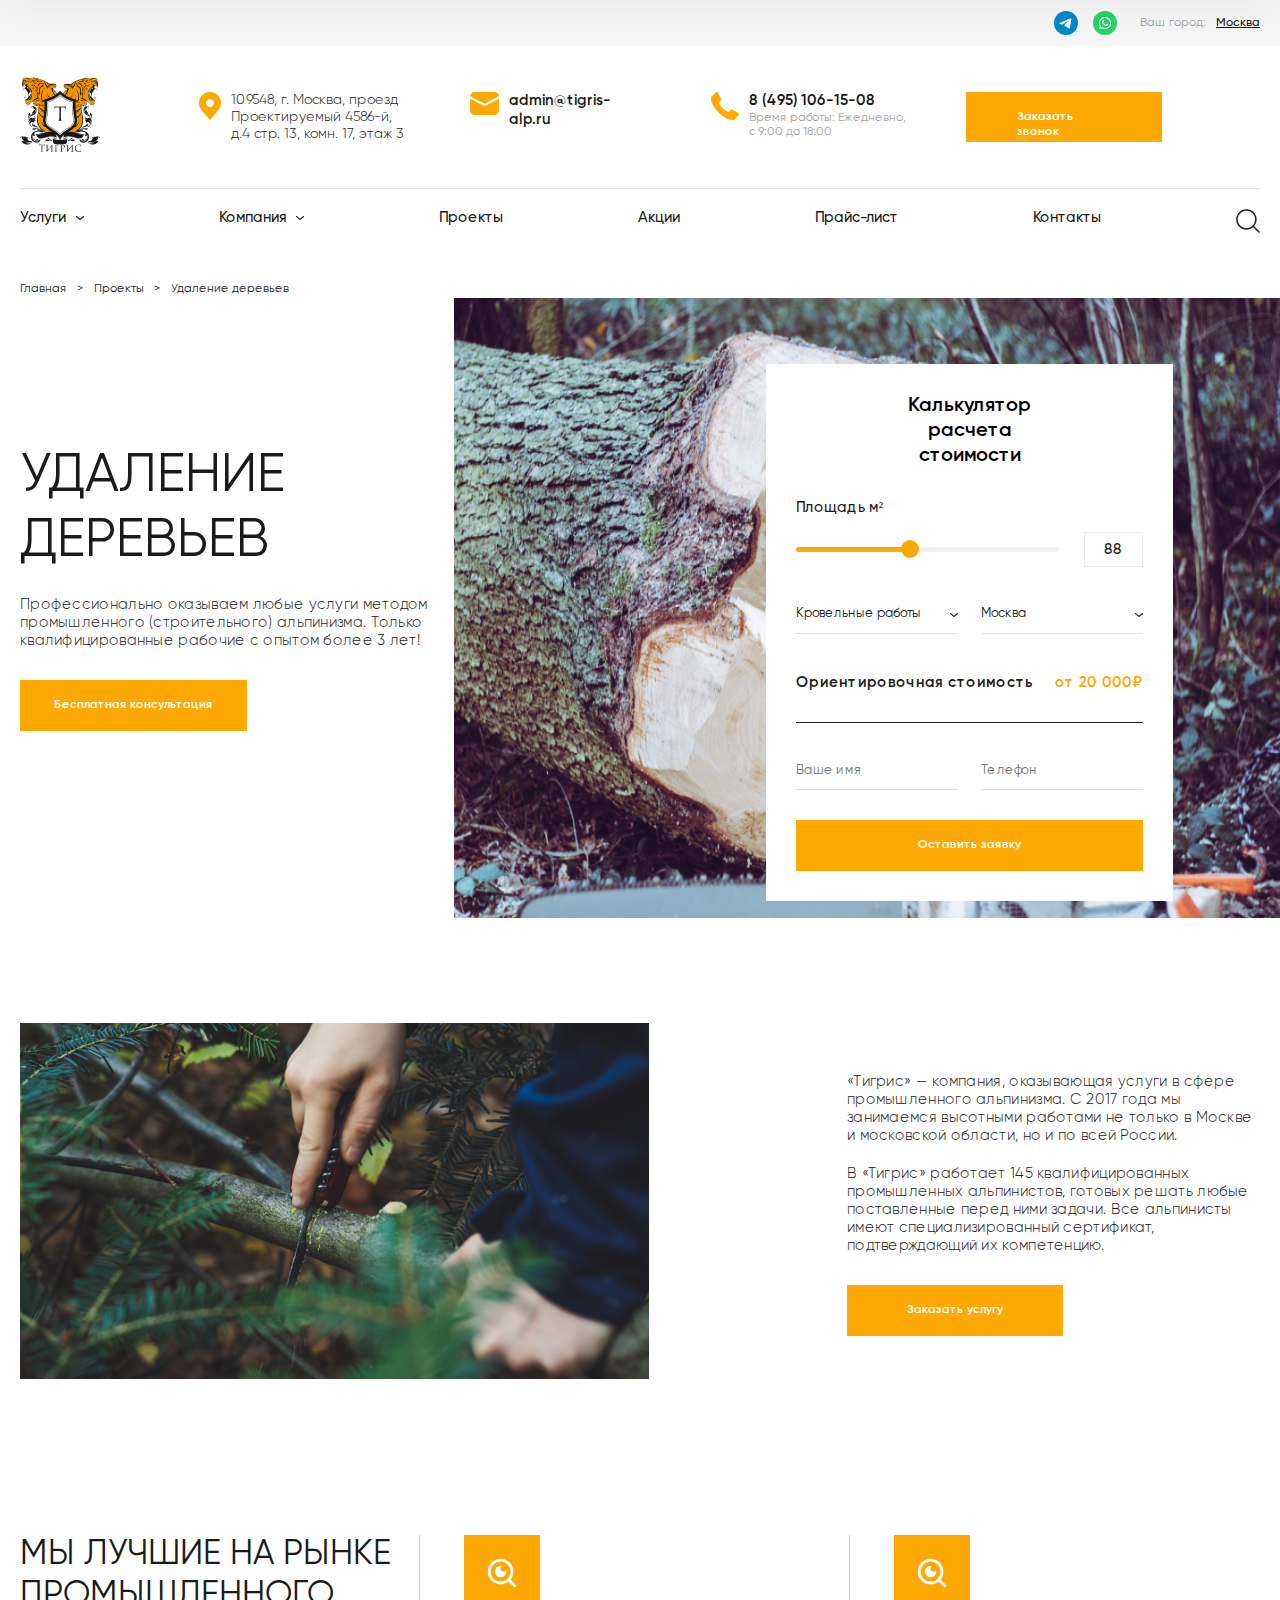
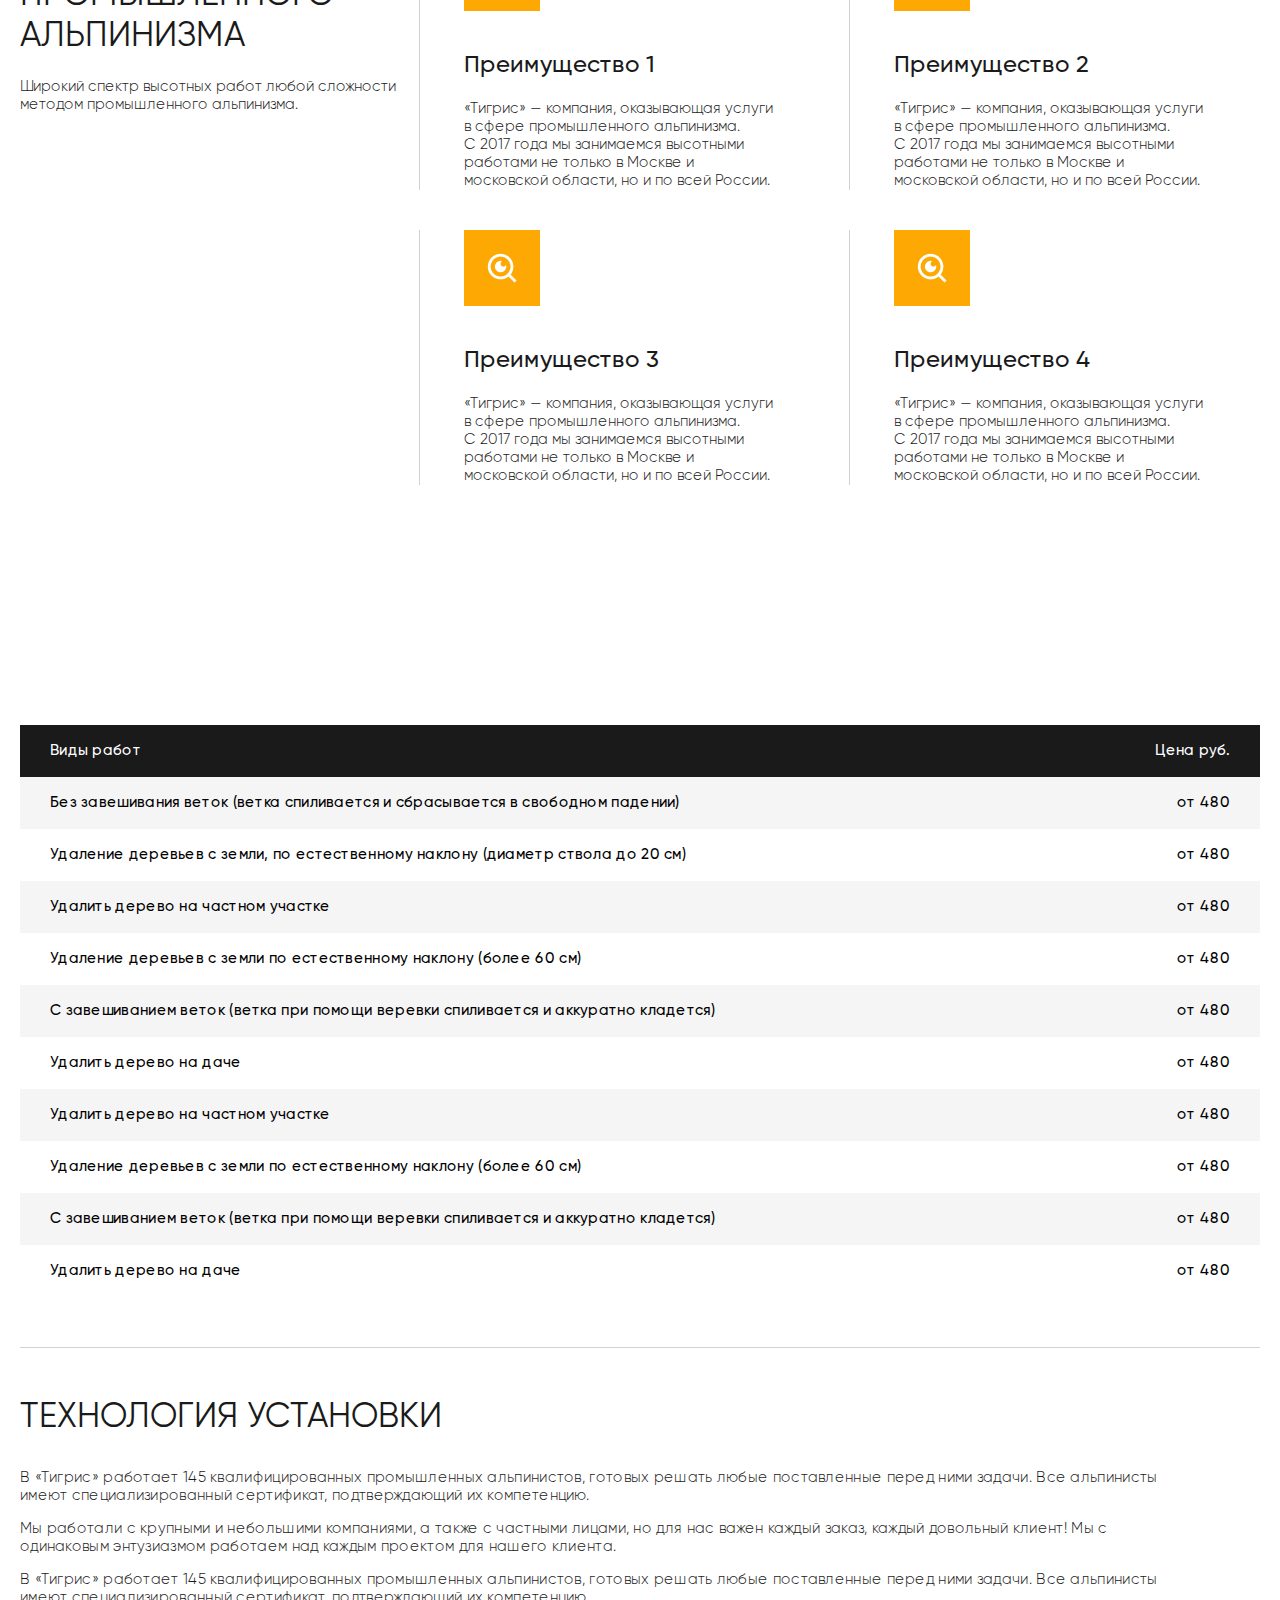
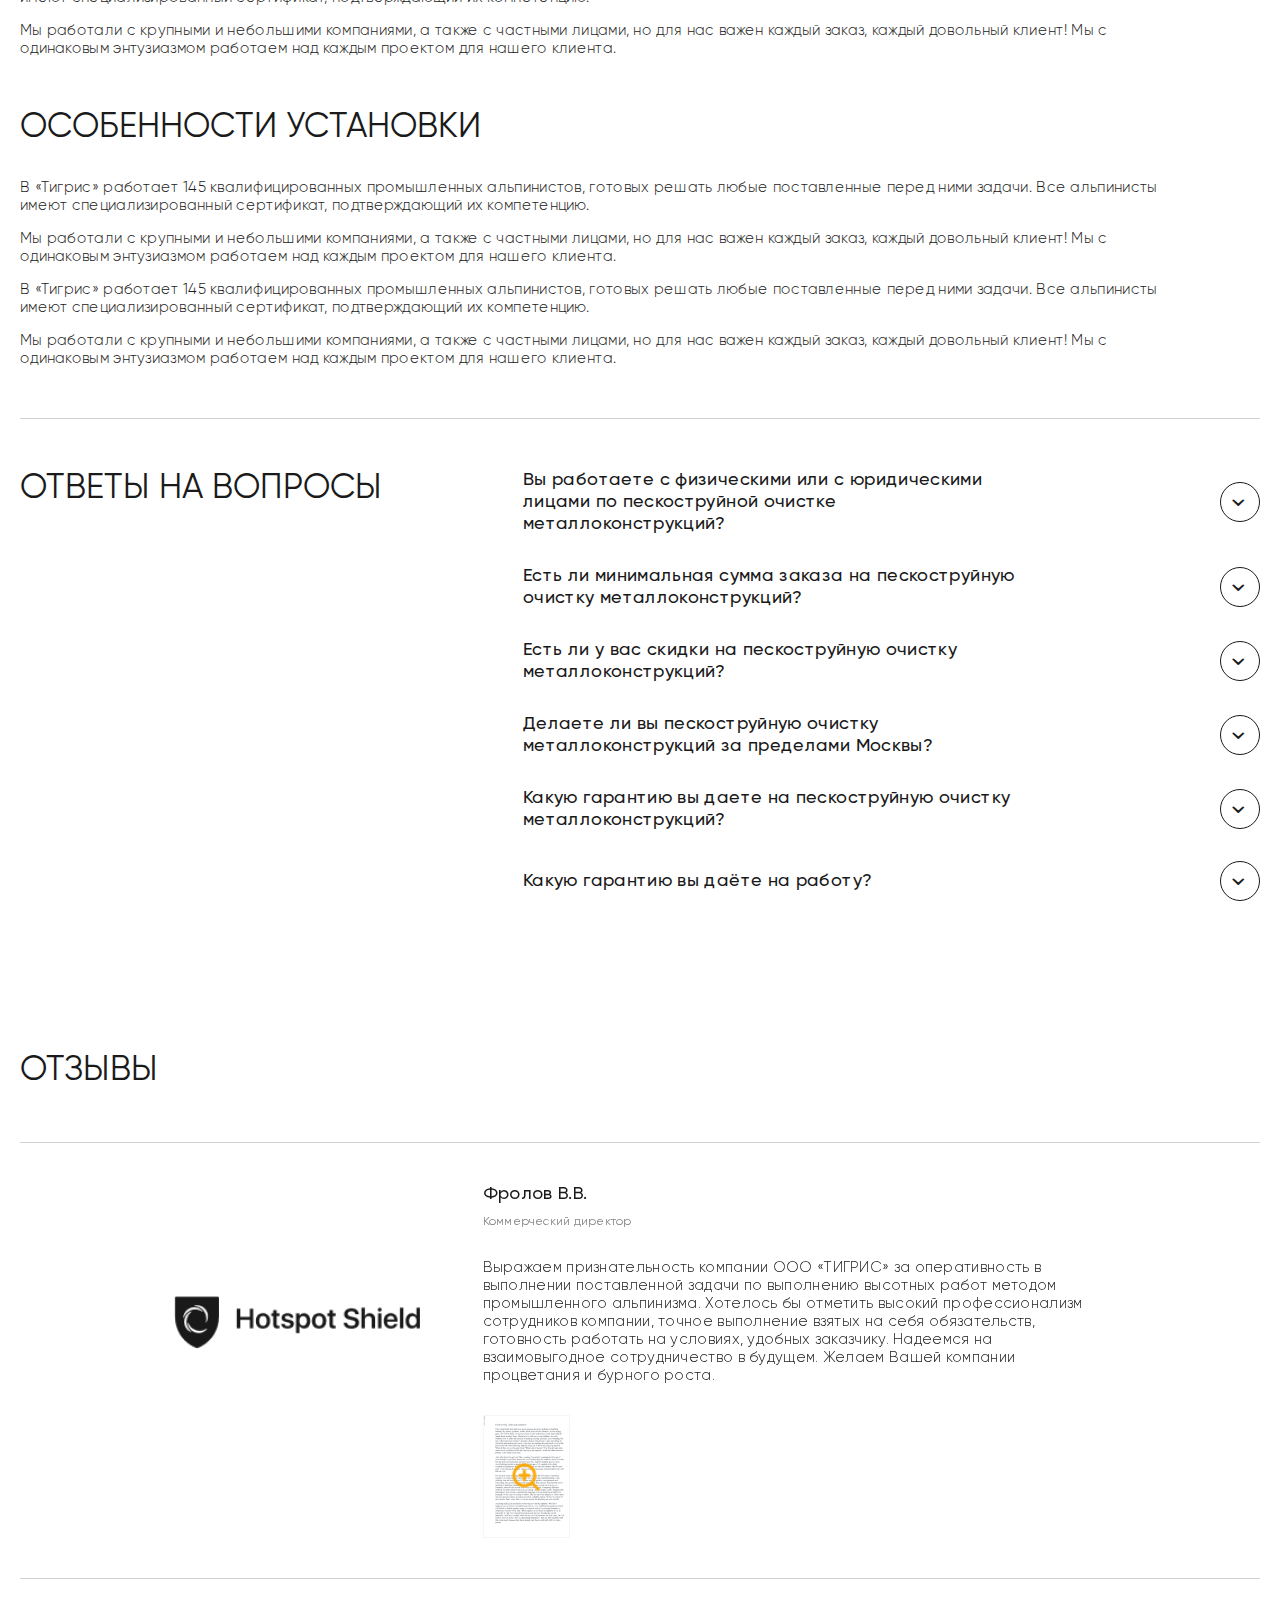
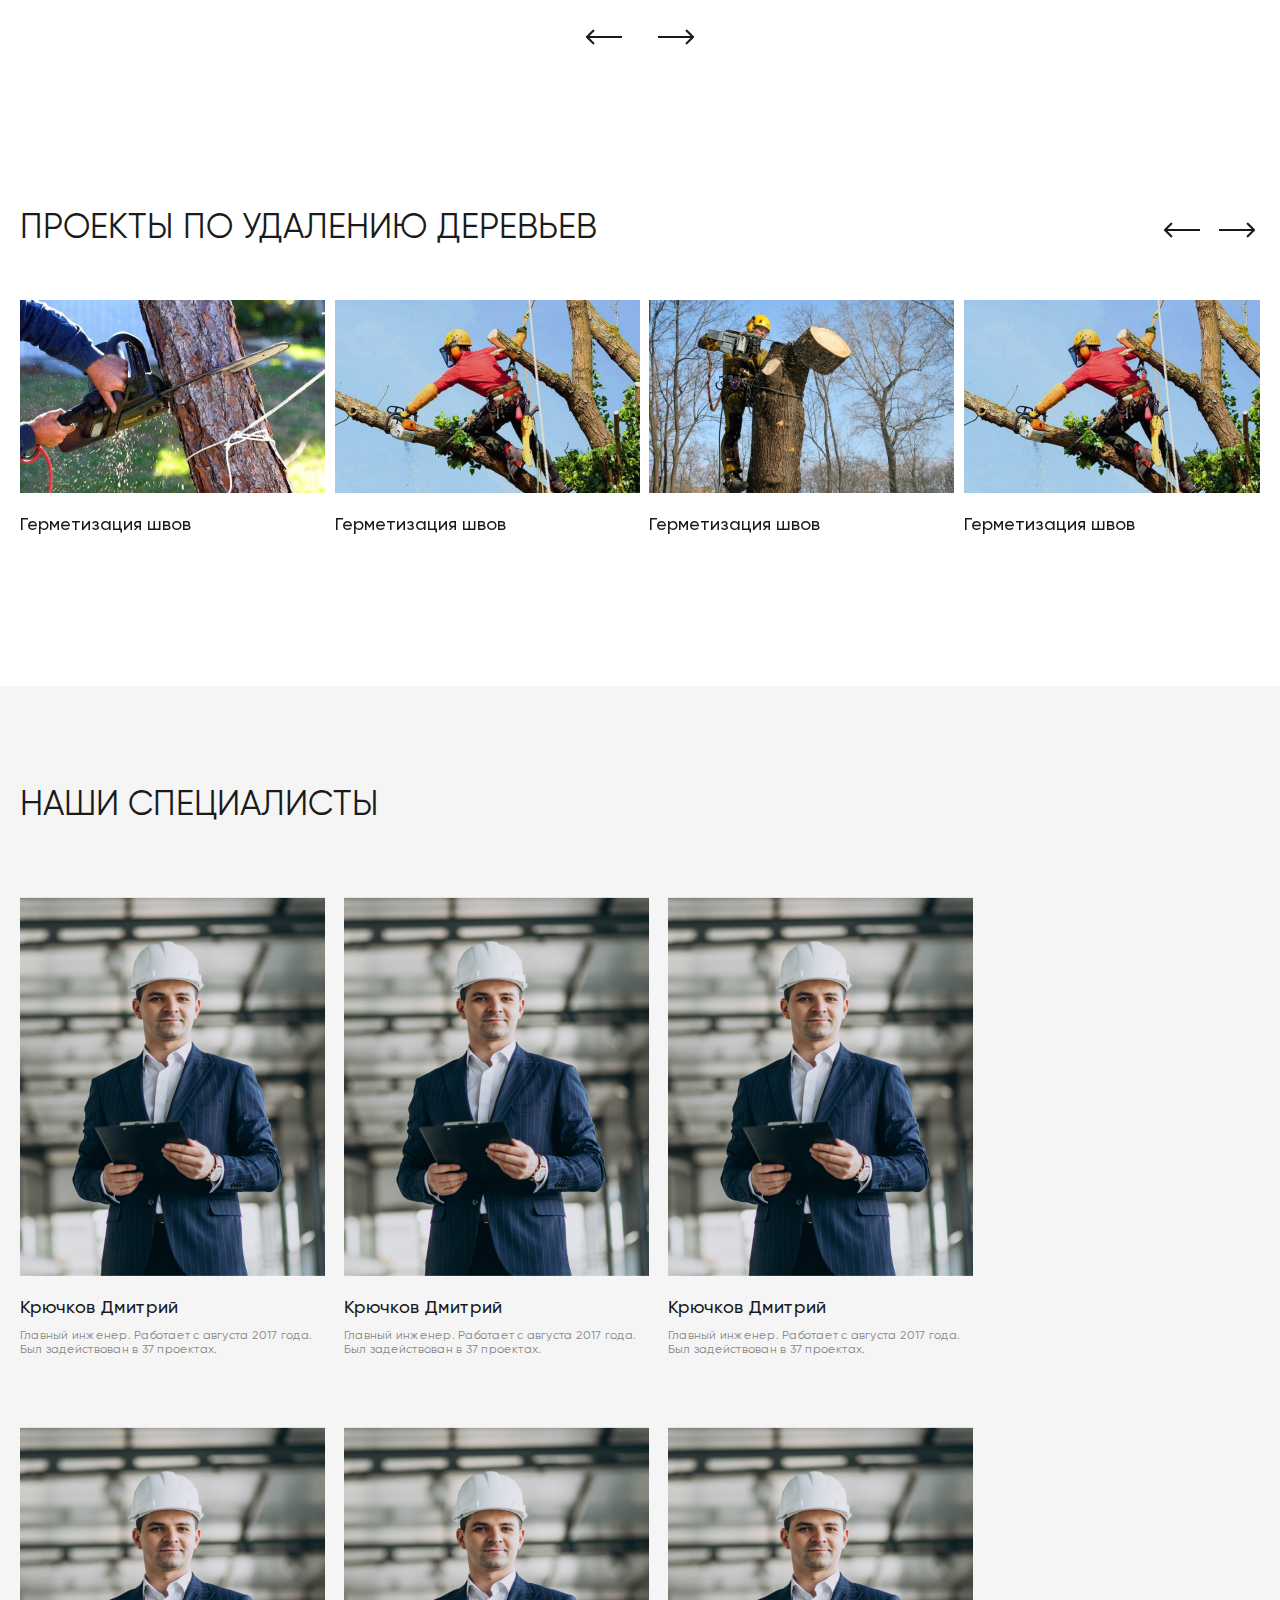
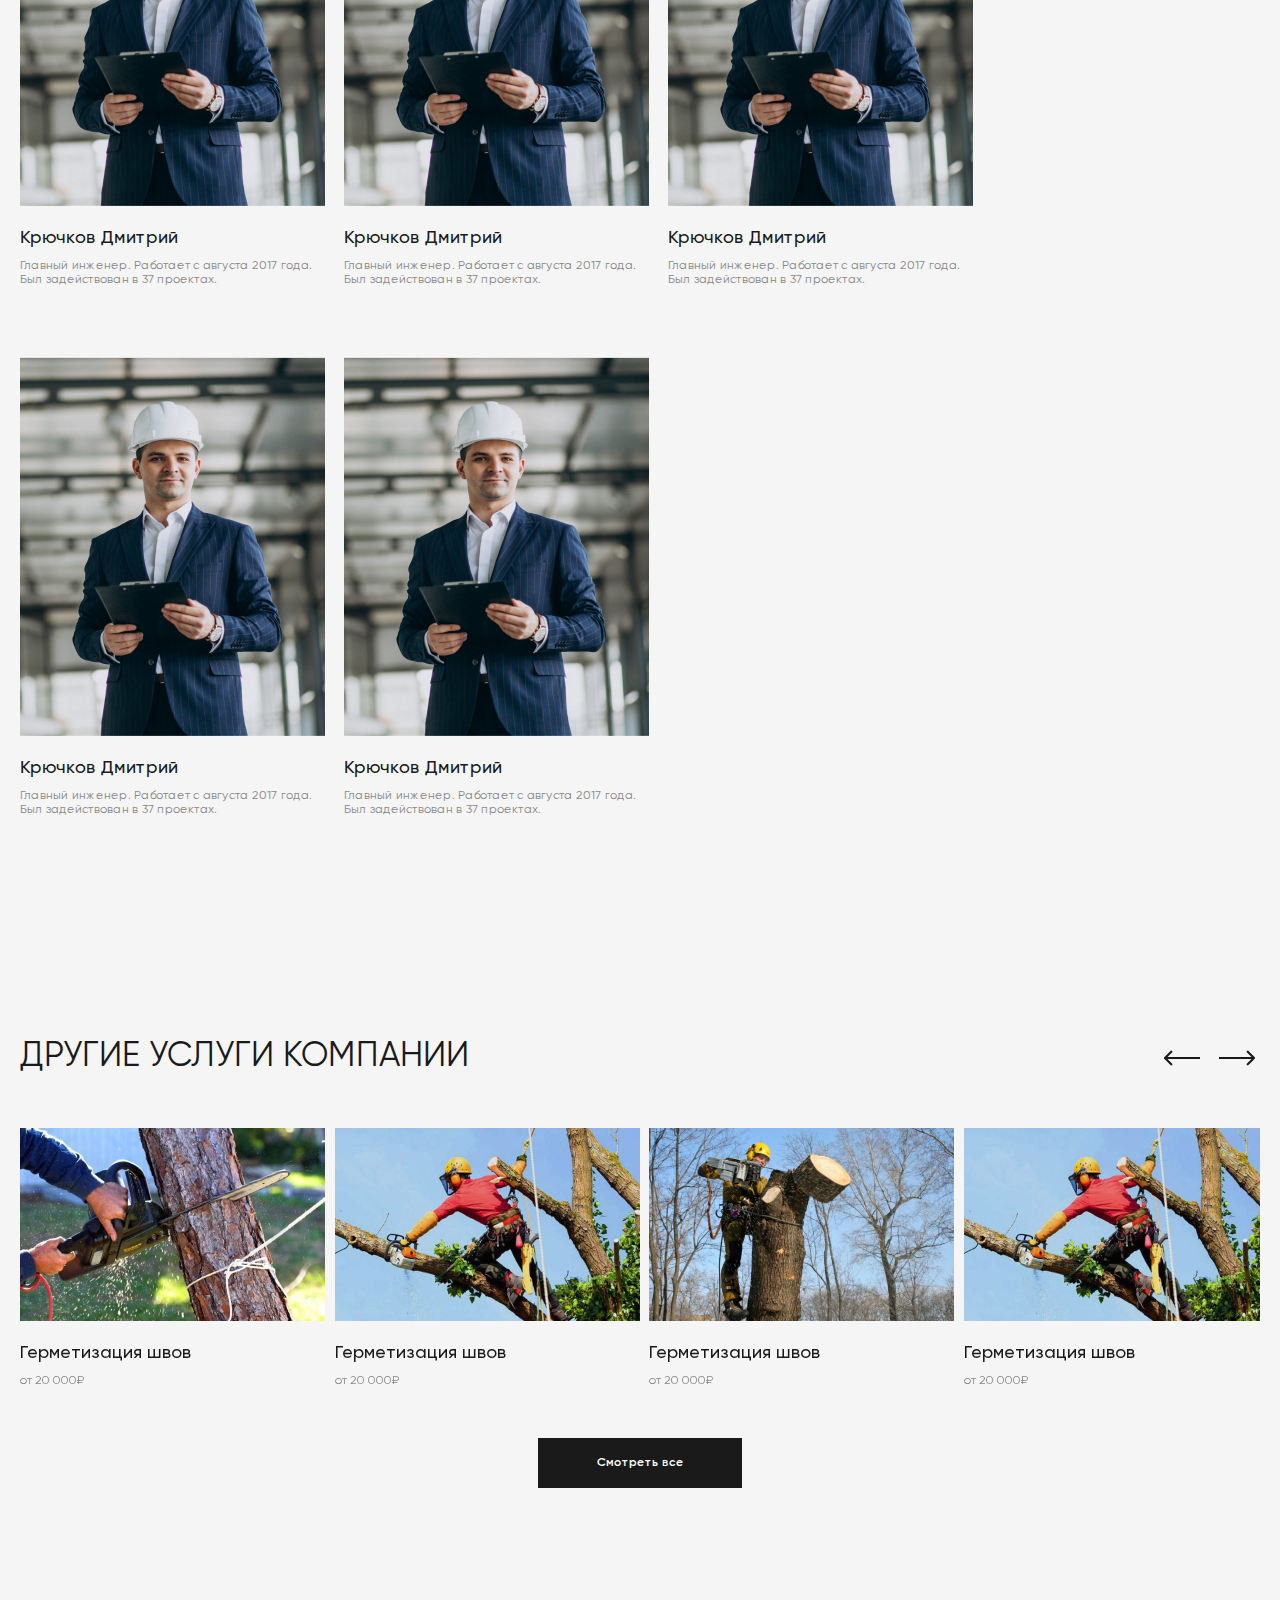
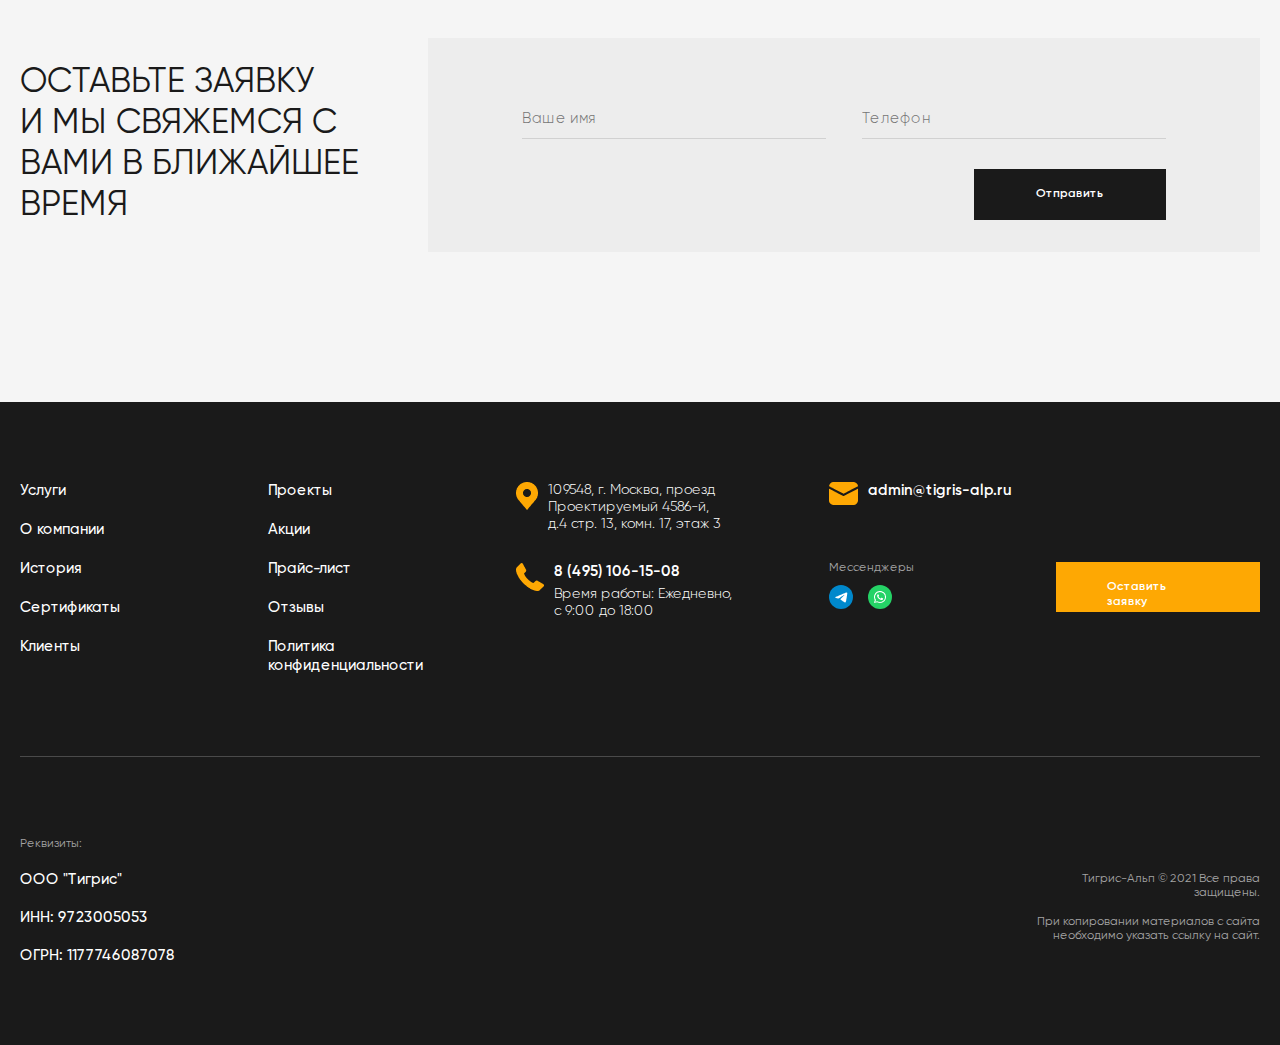
<file: deleting_trees.html>
<!DOCTYPE html>
<html lang="en">

<head>
    <meta charset="UTF-8">
    <meta http-equiv="X-UA-Compatible" content="IE=edge">
    <meta name="viewport" content="width=device-width, initial-scale=1.0">
    <title>Удаление деревьев</title>
    <link rel="icon" href="img/nav/favicon.ico" type="image/x-icon">
    <link rel="stylesheet" href="font/gilroy/stylesheet.css">
    <link rel="stylesheet" href="icons/arrow/fontello.css">
    <link rel="stylesheet" href="css/style_range.css">
    <link rel="stylesheet" href="https://unpkg.com/swiper/swiper-bundle.min.css" />
    <link rel="stylesheet" href="css/style.css">
</head>

<body>
    <header>
        <section class="navigation">
            
            <div class="navigation_wrapper">

                <div class="top_line">
                    <div class="container">
                        <div class="top_line_wrapper">

                            <div class="social_links">
                                <a href="#">
                                    <img src="img/links/telegram.png" alt="">
                                </a>
                                <a href="#">
                                    <img src="img/links/whatsapp.png" alt="">
                                </a>
                            </div>

                            <div class="your_sity">
                                <span>Ваш город:</span>
                                <a href="#">Москва</a>
                            </div>  
                        </div>
                       
                    </div>
                   
                </div>

                <div class="header_info">
                    <div class="container">

                        <div class="header_info_wrapper">

                            <div class="logo">
                                <img src="img/nav/logo.png" alt="">
                            </div>

                            <div class="info">

                                <div class="geo">
                                    <div class="icon">
                                        <img src="img/nav/geo.png" alt="">
                                    </div>
                                    <div class="txt">
                                        <span>
                                            109548, г. Москва, проезд 
                                            Проектируемый 4586-й, 
                                            д.4 стр. 13, комн. 17, этаж 3
                                        </span>
                                    </div>
                                    
                                </div>
                                <div class="mail">
                                    <div class="icon">
                                        <img src="img/nav/mail.png" alt="">
                                    </div>
                                    <div class="txt">
                                        <a href="mailto:admin@tigris-alp.ru">admin@tigris-alp.ru</a>
                                    </div>
                                    
                                </div>
                                <div class="phone">
                                    <div class="icon">
                                        <img src="img/nav/phone.png" alt="">
                                    </div>
                                    <div class="txt">
                                        <a href="tel:+84951061508">8 (495) 106-15-08</a>
                                        <span>
                                            Время работы: Ежедневно, <br>
                                            с 9:00 до 18:00
                                        </span>
                                    </div>
                                    
                                </div>
                                <div class="btn">

                                    <a href="#" class="order_call btn_hover open_modal_form">
                                        Заказать звонок
                                    </a>

                                </div>
                               
                            </div>
                            <div class="phone_mobile">
                                <div class="icon">
                                    <img src="img/nav/phone.png" alt="">
                                </div>
                                <div class="txt">
                                    <a href="tel:+84951061508">8 (495) 106-15-08</a>
                                   
                                </div>
                                
                            </div>





                            <div class="burger">
                                <div class="burger_btn">
                                    <div class="burger_line_one"></div>
                                    <div class="burger_line_two"></div>
                                    <div class="burger_line_three"></div>
                                </div>
                                <div class="burger_menu">
                                    <div class="closeMenu_btn">

                                        <div class="close_btn">
                                            <div></div>
                                            <div></div>
                                        </div>
                                    </div>
                                    <ul>
                                        <li>
                                            <div class="burger_down_menu">
                                                <span>Услуги</span>
                                                <div class="icon">
                                                    <i class="icon-left-open-mini"></i>
                                                </div>
                                               
                                            </div>
                                            <div class="li_down_menu">
                                                <ul>
                                                    <li>
                                                        <a href="#">Услуга 1</a>
                                                    </li>
                                                    <li>
                                                        <a href="#">Услуга 2</a>
                                                    </li>
                                                    <li>
                                                        <a href="#">Услуга 3</a>
                                                    </li>
                                                    <li>
                                                        <a href="#">Услуга 4</a>
                                                    </li>
                                                    <li>
                                                        <a href="#">Услуга 5</a>
                                                    </li>
                                                </ul>
                                            </div>
                                        </li>

                                        <li>
                                            <div class="burger_down_menu">
                                                <span>Компания</span>
                                                <div class="icon">
                                                    <i class="icon-left-open-mini"></i>
                                                </div>
                                               
                                            </div>
                                            <div class="li_down_menu">
                                                <ul>
                                                    <li>
                                                        <a href="#">Компания 1</a>
                                                    </li>
                                                    <li>
                                                        <a href="#">Компания 2</a>
                                                    </li>
                                                    <li>
                                                        <a href="#">Компания 3</a>
                                                    </li>
                                                    <li>
                                                        <a href="#">Компания 4</a>
                                                    </li>
                                                    <li>
                                                        <a href="#">Компания 5</a>
                                                    </li>
                                                </ul>
                                            </div>
                                        </li>



                                        <li><a href="#">Проекты</a></li>
                                        <li><a href="#">Акции</a></li>
                                        <li><a href="#">Прайс-лист</a></li>
                                        <li><a href="#">Контакты</a></li>
                                        <li>
                                            <div class="geo">
                                                <div class="icon">
                                                    <img src="img/nav/geo.png" alt="">
                                                </div>
                                                <div class="txt">
                                                    <span>
                                                        109548, г. Москва, проезд <br>
                                                        Проектируемый 4586-й, <br>
                                                        д.4 стр. 13, комн. 17, этаж 3
                                                    </span>
                                                </div>
                                            </div>
                                        </li>
                                        <li>
                                            <div class="mail">
                                                <div class="icon">
                                                    <img src="img/nav/mail.png" alt="">
                                                </div>
                                                <div class="txt">
                                                    <a href="mailto:admin@tigris-alp.ru">admin@tigris-alp.ru</a>
                                                </div>
                                            </div>
                                        </li>
                                        <li>
                                            <a href="#" class="order_call btn_hover open_modal_form">
                                                Заказать звонок
                                            </a>
                                        </li>
                                    </ul>
                                </div>
                            </div>
                        </div>
                        
                    </div>
                </div>

                <div class="nav_links">
                    <div class="container">
                        <div class="nav_links_wrapper">
                            <ul>
                                <li>
                                    <div class="down_menu">
                                        <span>Услуги</span>
                                        <div class="icon">
                                            <img src="img/nav/arrow.png" alt="">
                                        </div>
                                       
                                    </div>
                                    <div class="li_down_menu">
                                        <ul>
                                            <li>
                                                <a href="#">Услуга 1</a>
                                            </li>
                                            <li>
                                                <a href="#">Услуга 2</a>
                                            </li>
                                            <li>
                                                <a href="#">Услуга 3</a>
                                            </li>
                                            <li>
                                                <a href="#">Услуга 4</a>
                                            </li>
                                            <li>
                                                <a href="#">Услуга 5</a>
                                            </li>
                                        </ul>
                                    </div>
                                    
                                </li>
                                <li>
                                    <div class="down_menu">
                                        <span>Компания</span>
                                        <div class="icon">
                                            <img src="img/nav/arrow.png" alt="">
                                        </div>
                                    </div>
                                    <div class="li_down_menu">
                                        <ul>
                                            <li>
                                                <a href="#">Компания 1</a>
                                            </li>
                                            <li>
                                                <a href="#">Компания 2</a>
                                            </li>
                                            <li>
                                                <a href="#">Компания 3</a>
                                            </li>
                                            <li>
                                                <a href="#">Компания 4</a>
                                            </li>
                                            <li>
                                                <a href="#">Компания 5</a>
                                            </li>
                                        </ul>
                                    </div>
                                </li>
                                <li>
                                    <a href="#">Проекты</a>
                                </li>
                                <li>
                                    <a href="#">Акции</a>
                                </li>
                                <li>
                                    <a href="#">Прайс-лист</a>
                                </li>
                                <li>
                                    <a href="#">Контакты</a>
                                </li>
                                <li>
                                    <a href="#">
                                        <img src="img/nav/search.png" alt="">
                                    </a>
                                </li>
                            </ul>
                        </div>
                    </div>
                </div>


               

            </div>
            
        </section>
        <section class="fixed_nav">
            <div class="container">
                <div class="fixed_nav_wrapper">
                    <div class="logo">

                        <img src="img/nav/logo_fix_nav.png" alt="">
                    </div>

                    <div class="nav_links_wrapper">
                        <ul>
                            <li>
                                <div class="down_menu">
                                    <span>Услуги</span>
                                    <div class="icon">
                                        <img src="img/nav/arrow.png" alt="">
                                    </div>
                                </div>
                                <div class="li_down_menu">
                                    <ul>
                                        <li>
                                            <a href="#">Услуги 1</a>
                                        </li>
                                        <li>
                                            <a href="#">Услуги 2</a>
                                        </li>
                                        <li>
                                            <a href="#">Услуги 3</a>
                                        </li>
                                        <li>
                                            <a href="#">Услуги 4</a>
                                        </li>
                                        <li>
                                            <a href="#">Услуги 5</a>
                                        </li>
                                    </ul>
                                </div>
                            </li>
                            <li>
                                <div class="down_menu">
                                    <span>Компания</span>
                                    <div class="icon">
                                        <img src="img/nav/arrow.png" alt="">
                                    </div>
                                </div>
                                <div class="li_down_menu">
                                    <ul>
                                        <li>
                                            <a href="#">Компания 1</a>
                                        </li>
                                        <li>
                                            <a href="#">Компания 2</a>
                                        </li>
                                        <li>
                                            <a href="#">Компания 3</a>
                                        </li>
                                        <li>
                                            <a href="#">Компания 4</a>
                                        </li>
                                        <li>
                                            <a href="#">Компания 5</a>
                                        </li>
                                    </ul>
                                </div>
                            </li>
                            <li>
                                <a href="#">Проекты</a>
                            </li>
                            <li>
                                <a href="#">Акции</a>
                            </li>
                            <li>
                                <a href="#">Прайс-лист</a>
                            </li>
                            <li>
                                <a href="#">Контакты</a>
                            </li>
                            <li>
                                <a href="#">
                                    <img src="img/nav/search.png" alt="">
                                </a>
                            </li>
                        </ul>
                    </div>
                    <div class="phone_mobile">
                        <div class="icon">
                            <img src="img/nav/phone.png" alt="">
                        </div>
                        <div class="txt">
                            <a href="tel:+84951061508">8 (495) 106-15-08</a>
                           
                        </div>
                        
                    </div>
                    <div class="burger">
                        <div class="burger_btn">
                            <div class="burger_line_one"></div>
                            <div class="burger_line_two"></div>
                            <div class="burger_line_three"></div>
                        </div>
                    </div>
                </div>
            </div>
        </section>
    </header>

    <main>

        <div class="modal_bg_fon"></div>
        <div class="form_modal">
            <div class="close-form_modal">
                <svg width="19" height="19" viewBox="0 0 19 19" fill="none" xmlns="http://www.w3.org/2000/svg">
                    <path d="M11.41 9L18.7 1.71C18.8638 1.5187 18.9494 1.27262 18.9397 1.02095C18.93 0.769272 18.8256 0.530533 18.6475 0.352439C18.4694 0.174344 18.2307 0.0700115 17.979 0.0602903C17.7274 0.0505692 17.4813 0.136176 17.29 0.300002L9.99997 7.59L2.70997 0.290002C2.51867 0.126176 2.2726 0.0405699 2.02092 0.0502911C1.76924 0.0600122 1.53051 0.164344 1.35241 0.342439C1.17432 0.520533 1.06998 0.759272 1.06026 1.01095C1.05054 1.26262 1.13615 1.5087 1.29997 1.7L8.58997 9L1.28997 16.29C1.18529 16.3797 1.10027 16.49 1.04025 16.614C0.980225 16.7381 0.946494 16.8732 0.941175 17.0109C0.935855 17.1487 0.959061 17.286 1.00934 17.4143C1.05961 17.5427 1.13587 17.6592 1.23332 17.7567C1.33078 17.8541 1.44733 17.9304 1.57565 17.9806C1.70398 18.0309 1.84131 18.0541 1.97903 18.0488C2.11675 18.0435 2.25188 18.0098 2.37594 17.9497C2.50001 17.8897 2.61033 17.8047 2.69997 17.7L9.99997 10.41L17.29 17.7C17.4813 17.8638 17.7274 17.9494 17.979 17.9397C18.2307 17.93 18.4694 17.8257 18.6475 17.6476C18.8256 17.4695 18.93 17.2307 18.9397 16.9791C18.9494 16.7274 18.8638 16.4813 18.7 16.29L11.41 9Z" fill="#FEA803"/>
                    </svg>
                    
            </div>
            <h3>Заказать звонок</h3>
            <p>Представьтесь, мы вам перезвоним.</p>
            <form id="main_form_modal">
                <input type="text" name="name" id="name" placeholder="Ваше имя *">
                <input type="tel" name="phone" id="phone" placeholder="Телефон *">
                <div class="label_check">
                    <label >
                        <input type="checkbox" class="checkbox">
                        <span class="fake">
                            <i class="icon-ok"></i>
                        </span>
                        <span class="txt">Я согласен на <a href="#">обработку персональных данных</a> </span>
                    </label>
                </div>
                <div id="error"></div>
                <div id="acept"></div>
                <button type="submit" class="btn_hover">
                    Отправить
                </button>

            </form>
        </div>



        <section class="page_nav deleting_page_nav">
            <div class="container">
                <div class="page_nav_wrapper">
                    <ul>
                        <li>
                            <a href="#">Главная</a>
                        </li>
                        <li>
                            <a href="#">Проекты</a>
                        </li>
                        <li>
                            <span>Удаление деревьев</span>
                        </li>
                    </ul>
                </div>
            </div>
        </section>

        <section class="preview_block">
            <div class="container">
                <div class="preview_block_wrapper">
                    <div class="txt">
                        <h1>
                            Удаление 
                            деревьев
                        </h1>
                        <p>
                            Профессионально оказываем любые услуги методом промышленного (строительного) альпинизма. Только квалифицированные рабочие с опытом более 3 лет!
                        </p>
                        <a href="#" class="free_consultation btn_hover open_modal_form">
                            Бесплатная консультация
                        </a>
                    </div>
                   
                </div>
            </div>
            <div class="img_calculator">
                <img src="img/deleting_trees/bg_img1.png" alt="" class="img_bg">
                <img src="img/deleting_trees/bg_img1_mob.png" alt="" class="img_bg_mobile">
                <div class="calculator">
                    <span class="title">
                        Калькулятор 
                        расчета стоимости
                    </span>
                    <span class="calc_mobil_open">Рассчитать <img src="img/select/arrow_calc.png" alt=""></span>
                    <form action="#" class="open_form_mobilCalc">

                        <div class="square">
                            <span class="square_title">Площадь м²</span>
                            <div class="cost">
                               
                                
                                <div class="range_block">
                                    <div id="slider-range-min"></div>
                                </div>

                                <div class="txt">
                                    
                                    <div class="cost_price">
                                        <div>
                                            
                                            <input class="input_cost" type="text" id="amount">
                                        </div>
                                    </div>
                                </div>
                                

                            </div>
                        </div>

                        <div class="select_worck_sity">

                            <div class="select">
                                <input class="select__input" type="hidden" name="">
                                <div class="select__head">Кровельные работы</div>
                                <ul class="select__list" style="display: none;">
                                    <li class="select__item">Кровельные работы</li>
                                    <li class="select__item">Арбористика</li>
                                    <li class="select__item">Клининговые работы</li>
                                    <li class="select__item">Монтаж</li>
                                    <li class="select__item">Покраска</li>
                                    <li class="select__item">Такелаж</li>
                                    <li class="select__item">Фасадные работы</li>
                                </ul>
                            </div>
                            <div class="select">
                                <input class="select__input" type="hidden" name="">
                                <div class="select__head">Москва</div>
                                <ul class="select__list" style="display: none;">
                                    <li class="select__item">Москва</li>
                                    <li class="select__item">Москва</li>
                                    <li class="select__item">Москва</li>
                                    <li class="select__item">Москва</li>
                                    <li class="select__item">Москва</li>
                                    <li class="select__item">Москва</li>
                                    <li class="select__item">Москва</li>
                                </ul>
                            </div>
                        </div>

                        <div class="all_price">
                            <span class="name_price">Ориентировочная стоимость</span>
                            <span class="price">от 20 000₽</span>
                        </div>

                        <div class="name_phone">
                            <input type="text" name="name" placeholder="Ваше имя" required minlength="2">
                            <input type="tel" name="phone" placeholder="Телефон" required minlength="10" maxlength="12">
                        </div>

                        <button type="submit btn_hover ">
                            Оставить заявку
                        </button>
                    </form>
                   
                    
                </div>
               
            </div>
        </section>
        
        <section class="deleting_info_block">
            <div class="container">
                <div class="deleting_info_wrapper">
                    <div class="img">
                        <img src="img/deleting_trees/info_img.png" alt="">
                    </div>
                    <div class="txt">
                        <p>
                            «Тигрис» — компания, оказывающая 
                            услуги в сфере промышленного альпинизма. 
                            С 2017 года мы занимаемся высотными 
                            работами не только в Москве и московской 
                            области, но и по всей России.
                        </p>
                        <p>
                            В «Тигрис» работает 145 квалифицированных 
                            промышленных альпинистов, готовых решать 
                            любые поставленные перед ними задачи. Все 
                            альпинисты имеют специализированный 
                            сертификат, подтверждающий их компетенцию.
                        </p>
                        <a href="#" class="free_consultation btn_hover">
                            Заказать услугу
                        </a>
                    </div>
                </div>
            </div>
        </section>
        <section class="weAre_theBest deleting_weAre_theBest">
            <div class="container">
                <div class="weAre_theBest_wrapper">
                    <div class="title_left">
                        <h2>
                            МЫ лучшие на рынке
                            промышленного 
                            альпинизма
                        </h2>
                        <p>
                            Широкий спектр высотных работ любой сложности методом промышленного альпинизма.
                        </p>
                    </div>
                    <div class="advantage_block">
                            <div class="advantage_item">
                                <div class="icon">
                                    <img src="img/the_best/icon.png" alt="">
                                </div>
                                <span class="advantage_name">Преимущество 1</span>
                                <p>
                                    «Тигрис» — компания, оказывающая услуги 
                                    в сфере промышленного альпинизма. <br>
                                    С 2017 года мы занимаемся высотными 
                                    работами не только в Москве и московской области, но и по всей России.
                                </p>
                            </div>
                            <div class="advantage_item">
                                <div class="icon">
                                    <img src="img/the_best/icon.png" alt="">
                                </div>
                                <span class="advantage_name">Преимущество 2</span>
                                <p>
                                    «Тигрис» — компания, оказывающая услуги 
                                    в сфере промышленного альпинизма. <br>
                                    С 2017 года мы занимаемся высотными 
                                    работами не только в Москве и московской области, но и по всей России.
                                </p>
                            </div>
                            <div class="advantage_item">
                                <div class="icon">
                                    <img src="img/the_best/icon.png" alt="">
                                </div>
                                <span class="advantage_name">Преимущество 3</span>
                                <p>
                                    «Тигрис» — компания, оказывающая услуги 
                                    в сфере промышленного альпинизма. <br>
                                    С 2017 года мы занимаемся высотными 
                                    работами не только в Москве и московской области, но и по всей России.
                                </p>
                            </div>
                            <div class="advantage_item">
                                <div class="icon">
                                    <img src="img/the_best/icon.png" alt="">
                                </div>
                                <span class="advantage_name">Преимущество 4</span>
                                <p>
                                    «Тигрис» — компания, оказывающая услуги 
                                    в сфере промышленного альпинизма. <br>
                                    С 2017 года мы занимаемся высотными 
                                    работами не только в Москве и московской области, но и по всей России.
                                </p>
                            </div>
                    </div>
                </div>
            </div>
        </section>

        <section class="cost_services">
            <div class="container">
                <div class="cost_services_wrapper deleting_cost_wrapper">
                   

                    <ul>
                        <li>
                            <span>Виды работ</span>
                            <span>Цена руб.</span>
                        </li>




                        <li>
                            <span>Без завешивания веток (ветка спиливается и сбрасывается в свободном падении)</span>
                            <span>от 480</span>
                        </li>
                        <li>
                            <span>Удаление деревьев с земли, по естественному наклону (диаметр ствола до 20 см)</span>
                            <span>от 480</span>
                        </li>
                        <li>
                            <span>Удалить дерево на частном участке</span>
                            <span>от 480</span>
                        </li>
                        <li>
                            <span>Удаление деревьев с земли по естественному наклону (более 60 см)</span>
                            <span>от 480</span>
                        </li>
                        <li>
                            <span>С завешиванием веток (ветка при помощи веревки спиливается и аккуратно кладется)</span>
                            <span>от 480</span>
                        </li>
                        <li>
                            <span>Удалить дерево на даче</span>
                            <span>от 480</span>
                        </li>
                        <li>
                            <span>Удалить дерево на частном участке</span>
                            <span>от 480</span>
                        </li>
                        <li>
                            <span>Удаление деревьев с земли по естественному наклону (более 60 см)</span>
                            <span>от 480</span>
                        </li>
                        <li>
                            <span>С завешиванием веток (ветка при помощи веревки спиливается и аккуратно кладется)</span>
                            <span>от 480</span>
                        </li>
                        <li>
                            <span>Удалить дерево на даче</span>
                            <span>от 480</span>
                        </li>
                    </ul>


                    <div class="installation ">
                        <h3>Технология установки</h3>
                        <p>
                            В «Тигрис» работает 145 квалифицированных промышленных альпинистов, готовых решать любые поставленные перед ними задачи. Все альпинисты имеют специализированный сертификат, подтверждающий их компетенцию.
                        </p>
                        <p>
                            Мы работали с крупными и небольшими компаниями, а также с частными лицами, но для нас важен каждый заказ, каждый довольный клиент! Мы с одинаковым энтузиазмом работаем над каждым проектом для нашего клиента.
                        </p>
                        <p>
                            В «Тигрис» работает 145 квалифицированных промышленных альпинистов, готовых решать любые поставленные перед ними задачи. Все альпинисты имеют специализированный сертификат, подтверждающий их компетенцию.
                        </p>
                        <p>
                            Мы работали с крупными и небольшими компаниями, а также с частными лицами, но для нас важен каждый заказ, каждый довольный клиент! Мы с одинаковым энтузиазмом работаем над каждым проектом для нашего клиента.
                        </p>

                        <h3>Особенности установки </h3>
                        <p>
                            В «Тигрис» работает 145 квалифицированных промышленных альпинистов, готовых решать любые поставленные перед ними задачи. Все альпинисты имеют специализированный сертификат, подтверждающий их компетенцию.
                        </p>
                        <p>
                            Мы работали с крупными и небольшими компаниями, а также с частными лицами, но для нас важен каждый заказ, каждый довольный клиент! Мы с одинаковым энтузиазмом работаем над каждым проектом для нашего клиента.
                        </p>
                        <p>
                            В «Тигрис» работает 145 квалифицированных промышленных альпинистов, готовых решать любые поставленные перед ними задачи. Все альпинисты имеют специализированный сертификат, подтверждающий их компетенцию.
                        </p>
                        <p>
                            Мы работали с крупными и небольшими компаниями, а также с частными лицами, но для нас важен каждый заказ, каждый довольный клиент! Мы с одинаковым энтузиазмом работаем над каждым проектом для нашего клиента.
                        </p>
                    </div>
                   

                    
                </div>
            </div>
        </section>

        <section class="answers_questions deleting_answers_questions">
            <div class="container">
                <div class="answers_questions_wrapper">
                    <div class="txt">
                        <h2>Ответы на вопросы</h2>
                    </div>
                    <div class="questions">
                        <div class="questions_item ">
                            <div class="questions_item_title ">
                                <span>
                                    Вы работаете с физическими или с юридическими лицами по пескоструйной очистке металлоконструкций?
                                </span>
                                <div class="arrow">
                                    <i class="icon-left-open-mini"></i>
                                        
                                </div>
                            </div>
                            <div class="questions_item_body">
                                <p>
                                    «Тигрис» — компания, оказывающая услуги 
                                    в сфере промышленного альпинизма. С 2017 
                                    года мы занимаемся высотными работами не 
                                    только в Москве и московской области, но 
                                    и по всей России.
                                </p>
                            </div>
                        </div>
                        <div class="questions_item">
                            <div class="questions_item_title">
                                <span>
                                    Есть ли минимальная сумма заказа на пескоструйную очистку металлоконструкций?
                                </span>
                                <div class="arrow">
                                    <i class="icon-left-open-mini"></i>
                                        
                                </div>
                            </div>
                            <div class="questions_item_body">
                                <p>
                                    «Тигрис» — компания, оказывающая услуги 
                                    в сфере промышленного альпинизма. С 2017 
                                    года мы занимаемся высотными работами не 
                                    только в Москве и московской области, но 
                                    и по всей России.
                                </p>
                            </div>
                        </div>
                        <div class="questions_item">
                            <div class="questions_item_title">
                                <span>
                                    Есть ли у вас скидки на пескоструйную очистку металлоконструкций?
                                </span>
                                <div class="arrow">
                                    <i class="icon-left-open-mini"></i>
                                        
                                </div>
                            </div>
                            <div class="questions_item_body">
                                <p>
                                    «Тигрис» — компания, оказывающая услуги 
                                    в сфере промышленного альпинизма. С 2017 
                                    года мы занимаемся высотными работами не 
                                    только в Москве и московской области, но 
                                    и по всей России.
                                </p>
                            </div>
                        </div>
                        <div class="questions_item">
                            <div class="questions_item_title">
                                <span>
                                    Делаете ли вы пескоструйную очистку металлоконструкций за пределами Москвы?
                                </span>
                                <div class="arrow">
                                    <i class="icon-left-open-mini"></i>
                                        
                                </div>
                            </div>
                            <div class="questions_item_body">
                                <p>
                                    «Тигрис» — компания, оказывающая услуги 
                                    в сфере промышленного альпинизма. С 2017 
                                    года мы занимаемся высотными работами не 
                                    только в Москве и московской области, но 
                                    и по всей России.
                                </p>
                            </div>
                        </div>
                        <div class="questions_item">
                            <div class="questions_item_title">
                                <span>
                                    Какую гарантию вы даете на пескоструйную очистку металлоконструкций?
                                </span>
                                <div class="arrow">
                                    <i class="icon-left-open-mini"></i>
                                        
                                </div>
                            </div>
                            <div class="questions_item_body">
                                <p>
                                    «Тигрис» — компания, оказывающая услуги 
                                    в сфере промышленного альпинизма. С 2017 
                                    года мы занимаемся высотными работами не 
                                    только в Москве и московской области, но 
                                    и по всей России.
                                </p>
                            </div>
                        </div>
                        <div class="questions_item">
                            <div class="questions_item_title">
                                <span>
                                    Какую гарантию вы даёте на работу?
                                </span>
                                <div class="arrow">
                                    <i class="icon-left-open-mini"></i>
                                        
                                </div>
                            </div>
                            <div class="questions_item_body">
                                <p>
                                    «Тигрис» — компания, оказывающая услуги 
                                    в сфере промышленного альпинизма. С 2017 
                                    года мы занимаемся высотными работами не 
                                    только в Москве и московской области, но 
                                    и по всей России.
                                </p>
                            </div>
                        </div>
                    </div>
                </div>
            </div>
        </section>

        <section class="reviews deleting_reviews">
            <div class="container">
                <h2>Отзывы</h2>
                <div class="reviews_wrapper">

                    <div class="reviews_slider_block">

                        <div class="reviews_slider_container swiper">

                            <div class="reviews_slider_wraper swiper-wrapper">

                                <div class="swiper-slide">
                                    <div class="reviews_item">
                                        <div class="img">
                                            <img src="img/reviews/img1.png" alt="">
                                        </div>
                                        <div class="txt">
                                            <span class="name">Фролов В.В.</span>
                                            <span class="position">Коммерческий директор</span>
                                            <p>
                                                Выражаем признательность компании ООО «ТИГРИС» за 
                                                оперативность в выполнении поставленной задачи по 
                                                выполнению высотных работ методом промышленного 
                                                альпинизма. Хотелось бы отметить высокий профессионализм 
                                                сотрудников компании, точное выполнение взятых на себя 
                                                обязательств, готовность работать на условиях, удобных 
                                                заказчику. Надеемся на взаимовыгодное сотрудничество 
                                                в будущем. Желаем Вашей компании процветания и бурного роста.
                                            </p>
    
                                            <div class="img_plus">
                                                <img src="img/reviews/img_plus.png" alt="">
                                                <img src="img/reviews/lupa.png" alt="" class="lupa">
                                            </div>
                                        </div>
                                    </div>
                                </div>
                                <div class="swiper-slide">
                                    <div class="reviews_item">
                                        <div class="img">
                                            <img src="img/reviews/img1.png" alt="">
                                        </div>
                                        <div class="txt">
                                            <span class="name">Фролов В.В.</span>
                                            <span class="position">Коммерческий директор</span>
                                            <p>
                                                Выражаем признательность компании ООО «ТИГРИС» за 
                                                оперативность в выполнении поставленной задачи по 
                                                выполнению высотных работ методом промышленного 
                                                альпинизма. Хотелось бы отметить высокий профессионализм 
                                                сотрудников компании, точное выполнение взятых на себя 
                                                обязательств, готовность работать на условиях, удобных 
                                                заказчику. Надеемся на взаимовыгодное сотрудничество 
                                                в будущем. Желаем Вашей компании процветания и бурного роста.
                                            </p>
    
                                            <div class="img_plus">
                                                <img src="img/reviews/img_plus.png" alt="">
                                                <img src="img/reviews/lupa.png" alt="" class="lupa">
                                            </div>
                                        </div>
                                    </div>
                                </div>
                                <div class="swiper-slide">
                                    <div class="reviews_item">
                                        <div class="img">
                                            <img src="img/reviews/img1.png" alt="">
                                        </div>
                                        <div class="txt">
                                            <span class="name">Фролов В.В.</span>
                                            <span class="position">Коммерческий директор</span>
                                            <p>
                                                Выражаем признательность компании ООО «ТИГРИС» за 
                                                оперативность в выполнении поставленной задачи по 
                                                выполнению высотных работ методом промышленного 
                                                альпинизма. Хотелось бы отметить высокий профессионализм 
                                                сотрудников компании, точное выполнение взятых на себя 
                                                обязательств, готовность работать на условиях, удобных 
                                                заказчику. Надеемся на взаимовыгодное сотрудничество 
                                                в будущем. Желаем Вашей компании процветания и бурного роста.
                                            </p>
    
                                            <div class="img_plus">
                                                <img src="img/reviews/img_plus.png" alt="">
                                                <img src="img/reviews/lupa.png" alt="" class="lupa">
                                            </div>
                                        </div>
                                    </div>
                                </div>
                                <div class="swiper-slide">
                                    <div class="reviews_item">
                                        <div class="img">
                                            <img src="img/reviews/img1.png" alt="">
                                        </div>
                                        <div class="txt">
                                            <span class="name">Фролов В.В.</span>
                                            <span class="position">Коммерческий директор</span>
                                            <p>
                                                Выражаем признательность компании ООО «ТИГРИС» за 
                                                оперативность в выполнении поставленной задачи по 
                                                выполнению высотных работ методом промышленного 
                                                альпинизма. Хотелось бы отметить высокий профессионализм 
                                                сотрудников компании, точное выполнение взятых на себя 
                                                обязательств, готовность работать на условиях, удобных 
                                                заказчику. Надеемся на взаимовыгодное сотрудничество 
                                                в будущем. Желаем Вашей компании процветания и бурного роста.
                                            </p>
    
                                            <div class="img_plus">
                                                <img src="img/reviews/img_plus.png" alt="">
                                                <img src="img/reviews/lupa.png" alt="" class="lupa">
                                            </div>
                                        </div>
                                    </div>
                                </div>
                                <div class="swiper-slide">
                                    <div class="reviews_item">
                                        <div class="img">
                                            <img src="img/reviews/img1.png" alt="">
                                        </div>
                                        <div class="txt">
                                            <span class="name">Фролов В.В.</span>
                                            <span class="position">Коммерческий директор</span>
                                            <p>
                                                Выражаем признательность компании ООО «ТИГРИС» за 
                                                оперативность в выполнении поставленной задачи по 
                                                выполнению высотных работ методом промышленного 
                                                альпинизма. Хотелось бы отметить высокий профессионализм 
                                                сотрудников компании, точное выполнение взятых на себя 
                                                обязательств, готовность работать на условиях, удобных 
                                                заказчику. Надеемся на взаимовыгодное сотрудничество 
                                                в будущем. Желаем Вашей компании процветания и бурного роста.
                                            </p>
    
                                            <div class="img_plus">
                                                <img src="img/reviews/img_plus.png" alt="">
                                                <img src="img/reviews/lupa.png" alt="" class="lupa">
                                            </div>
                                        </div>
                                    </div>
                                </div>

                            </div>

                            <div class="swiper-button-prev" id="reviews_prev">
                                <img src="img/completed_objects/Arrow 2.png" alt="">
                                    
                            </div>
                            <div class="swiper-button-next" id="reviews_next">
                                <img src="img/completed_objects/Arrow 1.png" alt="">
                            </div>

                        </div>
                    </div>
                    



                </div>
            </div>
        </section>

        <section class="completed_objects deleting_objects">
            <div class="container">
                <div class="completed_objects_wrapper">
                    <h2>ПРОЕКТЫ по удалению деревьев</h2>

                    <div class="slider_block">

                        <div class="deleting_slider_container swiper">

                            <div class="deleting_slider_wraper swiper-wrapper">

                                <div class="swiper-slide">
                                    <div class="objects_item">
                                        <div class="img">
                                            <img src="img/deleting_trees/slide_img1.png" alt="">
                                        </div>
                                        <div class="txt">
                                            <span>Герметизация швов</span>
                                        </div>
                                    </div>
                                </div>

                                <div class="swiper-slide">
                                    <div class="objects_item">
                                        <div class="img">
                                            <img src="img/deleting_trees/slide_img2.png" alt="">
                                        </div>
                                        <div class="txt">
                                            <span>Герметизация швов</span>
                                        </div>
                                    </div>
                                </div>

                                <div class="swiper-slide">
                                    <div class="objects_item">
                                        <div class="img">
                                            <img src="img/deleting_trees/slide_img3.png" alt="">
                                        </div>
                                        <div class="txt">
                                            <span>Герметизация швов</span>
                                        </div>
                                    </div>
                                </div>

                                <div class="swiper-slide">
                                    <div class="objects_item">
                                        <div class="img">
                                            <img src="img/deleting_trees/slide_img2.png" alt="">
                                        </div>
                                        <div class="txt">
                                            <span>Герметизация швов</span>
                                        </div>
                                    </div>
                                </div>

                                <div class="swiper-slide">
                                    <div class="objects_item">
                                        <div class="img">
                                            <img src="img/deleting_trees/slide_img1.png" alt="">
                                        </div>
                                        <div class="txt">
                                            <span>Герметизация швов</span>
                                        </div>
                                    </div>
                                </div>

                                <div class="swiper-slide">
                                    <div class="objects_item">
                                        <div class="img">
                                            <img src="img/deleting_trees/slide_img2.png" alt="">
                                        </div>
                                        <div class="txt">
                                            <span>Герметизация швов</span>
                                        </div>
                                    </div>
                                </div>

                                <div class="swiper-slide">
                                    <div class="objects_item">
                                        <div class="img">
                                            <img src="img/deleting_trees/slide_img3.png" alt="">
                                        </div>
                                        <div class="txt">
                                            <span>Герметизация швов</span>
                                        </div>
                                    </div>
                                </div>

                                <div class="swiper-slide">
                                    <div class="objects_item">
                                        <div class="img">
                                            <img src="img/deleting_trees/slide_img2.png" alt="">
                                        </div>
                                        <div class="txt">
                                            <span>Герметизация швов</span>
                                        </div>
                                    </div>
                                </div>

                                

                            </div>

                            <div class="swiper-button-prev" id="deleting_prev">
                                <img src="img/completed_objects/Arrow 2.png" alt="">
                                    
                            </div>
                            <div class="swiper-button-next" id="deleting_next">
                                <img src="img/completed_objects/Arrow 1.png" alt="">
                            </div>

                        </div>

                    </div>

                   
                </div>
            </div>
        </section>

        <section class="our_specialists deleting_our_specialists">
            <div class="container">
                <h2>Наши специалисты</h2>
                <div class="our_specialists_wrapper">
                    <div class="specialists_item">
                        <div class="img">
                            <img src="img/our_specialists/img1.png" alt="">
                        </div>
                        <div class="txt">
                            <span class="name">Крючков Дмитрий</span>
                            <span class="position">
                                Главный инженер. Работает с августа 2017 года. Был задействован в 37 проектах.
                            </span>
                        </div>
                    </div>
                    <div class="specialists_item">
                        <div class="img">
                            <img src="img/our_specialists/img1.png" alt="">
                        </div>
                        <div class="txt">
                            <span class="name">Крючков Дмитрий</span>
                            <span class="position">
                                Главный инженер. Работает с августа 2017 года. Был задействован в 37 проектах.
                            </span>
                        </div>
                    </div>
                    <div class="specialists_item">
                        <div class="img">
                            <img src="img/our_specialists/img1.png" alt="">
                        </div>
                        <div class="txt">
                            <span class="name">Крючков Дмитрий</span>
                            <span class="position">
                                Главный инженер. Работает с августа 2017 года. Был задействован в 37 проектах.
                            </span>
                        </div>
                    </div>
                    <div class="specialists_item">
                        <div class="img">
                            <img src="img/our_specialists/img1.png" alt="">
                        </div>
                        <div class="txt">
                            <span class="name">Крючков Дмитрий</span>
                            <span class="position">
                                Главный инженер. Работает с августа 2017 года. Был задействован в 37 проектах.
                            </span>
                        </div>
                    </div>
                    <div class="specialists_item">
                        <div class="img">
                            <img src="img/our_specialists/img1.png" alt="">
                        </div>
                        <div class="txt">
                            <span class="name">Крючков Дмитрий</span>
                            <span class="position">
                                Главный инженер. Работает с августа 2017 года. Был задействован в 37 проектах.
                            </span>
                        </div>
                    </div>
                    <div class="specialists_item">
                        <div class="img">
                            <img src="img/our_specialists/img1.png" alt="">
                        </div>
                        <div class="txt">
                            <span class="name">Крючков Дмитрий</span>
                            <span class="position">
                                Главный инженер. Работает с августа 2017 года. Был задействован в 37 проектах.
                            </span>
                        </div>
                    </div>
                    <div class="specialists_item">
                        <div class="img">
                            <img src="img/our_specialists/img1.png" alt="">
                        </div>
                        <div class="txt">
                            <span class="name">Крючков Дмитрий</span>
                            <span class="position">
                                Главный инженер. Работает с августа 2017 года. Был задействован в 37 проектах.
                            </span>
                        </div>
                    </div>
                    <div class="specialists_item">
                        <div class="img">
                            <img src="img/our_specialists/img1.png" alt="">
                        </div>
                        <div class="txt">
                            <span class="name">Крючков Дмитрий</span>
                            <span class="position">
                                Главный инженер. Работает с августа 2017 года. Был задействован в 37 проектах.
                            </span>
                        </div>
                    </div>
                </div>
            </div>
        </section>

        <section class="completed_objects deleting_objects objects_bg_mod">
            <div class="container">
                <div class="completed_objects_wrapper">
                    <h2>Другие услуги компании</h2>

                    <div class="slider_block">

                        <div class="deleting_slider_container swiper">

                            <div class="deleting_slider_wraper swiper-wrapper">

                                <div class="swiper-slide">
                                    <div class="objects_item">
                                        <div class="img">
                                            <img src="img/deleting_trees/slide_img1.png" alt="">
                                        </div>
                                        <div class="txt">
                                            <span>Герметизация швов</span>
                                            <p>от 20 000₽</p>
                                        </div>
                                    </div>
                                </div>

                                <div class="swiper-slide">
                                    <div class="objects_item">
                                        <div class="img">
                                            <img src="img/deleting_trees/slide_img2.png" alt="">
                                        </div>
                                        <div class="txt">
                                            <span>Герметизация швов</span>
                                            <p>от 20 000₽</p>
                                        </div>
                                    </div>
                                </div>

                                <div class="swiper-slide">
                                    <div class="objects_item">
                                        <div class="img">
                                            <img src="img/deleting_trees/slide_img3.png" alt="">
                                        </div>
                                        <div class="txt">
                                            <span>Герметизация швов</span>
                                            <p>от 20 000₽</p>
                                        </div>
                                    </div>
                                </div>

                                <div class="swiper-slide">
                                    <div class="objects_item">
                                        <div class="img">
                                            <img src="img/deleting_trees/slide_img2.png" alt="">
                                        </div>
                                        <div class="txt">
                                            <span>Герметизация швов</span>
                                            <p>от 20 000₽</p>
                                        </div>
                                    </div>
                                </div>

                                <div class="swiper-slide">
                                    <div class="objects_item">
                                        <div class="img">
                                            <img src="img/deleting_trees/slide_img1.png" alt="">
                                        </div>
                                        <div class="txt">
                                            <span>Герметизация швов</span>
                                            <p>от 20 000₽</p>
                                        </div>
                                    </div>
                                </div>

                                <div class="swiper-slide">
                                    <div class="objects_item">
                                        <div class="img">
                                            <img src="img/deleting_trees/slide_img2.png" alt="">
                                        </div>
                                        <div class="txt">
                                            <span>Герметизация швов</span>
                                            <p>от 20 000₽</p>
                                        </div>
                                    </div>
                                </div>

                                <div class="swiper-slide">
                                    <div class="objects_item">
                                        <div class="img">
                                            <img src="img/deleting_trees/slide_img3.png" alt="">
                                        </div>
                                        <div class="txt">
                                            <span>Герметизация швов</span>
                                            <p>от 20 000₽</p>
                                        </div>
                                    </div>
                                </div>

                                <div class="swiper-slide">
                                    <div class="objects_item">
                                        <div class="img">
                                            <img src="img/deleting_trees/slide_img2.png" alt="">
                                        </div>
                                        <div class="txt">
                                            <span>Герметизация швов</span>
                                            <p>от 20 000₽</p>
                                        </div>
                                    </div>
                                </div>

                                

                            </div>

                            <div class="swiper-button-prev" id="deleting_prev1">
                                <img src="img/completed_objects/Arrow 2.png" alt="">
                                    
                            </div>
                            <div class="swiper-button-next" id="deleting_next1">
                                <img src="img/completed_objects/Arrow 1.png" alt="">
                            </div>

                        </div>

                    </div>
                    <a href="#" class="watch_all black_hover">
                        Смотреть все
                    </a>
                   
                </div>
            </div>
        </section>

        <section class="leave_request deleting_leave_request">
            
            <div class="container">
                <div class="leave_request_wrapper">
                    <div class="leave_request_title">
                        <h2>
                            Оставьте заявку <br>
                            и мы свяжемся с вами
                            в ближайшее время
                        </h2>
                    </div>
                    <div class="request_form">
                        <form action="#">
                            <div class="name_phone">
                                <input type="text" name="name" required minlength="2" placeholder="Ваше имя">
                                <input type="tel" name="phone" required minlength="10" maxlength="12" placeholder="Телефон">
                            </div>
                            <div class="button_block">
                                <button type="submit">
                                    Отправить
                                </button>
                            </div>
                            
                        </form>
                    </div>
                </div>
            </div>
        </section>
    </main>

    <footer>
        <section class="footer index_footer">
            <div class="container">
                <div class="footer_wrapper">
                    <div class="top_content">

                        <div class="footer_item">
                            <ul>
                                <li>
                                    <a href="#">Услуги</a>
                                </li>
                                <li>
                                    <a href="#">О компании</a>
                                </li>
                                <li>
                                    <a href="#">История</a>
                                </li>
                                <li>
                                    <a href="#">Сертификаты</a>
                                </li>
                                <li>
                                    <a href="#">Клиенты</a>
                                </li>
                            </ul>
                        </div>
                        <div class="footer_item">
                            <ul>
                                <li>
                                    <a href="#">Проекты</a>
                                </li>
                                <li>
                                    <a href="#">Акции</a>
                                </li>
                                <li>
                                    <a href="#">Прайс-лист</a>
                                </li>
                                <li>
                                    <a href="#">Отзывы</a>
                                </li>
                                <li>
                                    <a href="#">Политика конфиденциальности</a>
                                </li>
                            </ul>
                        </div>
                        <div class="footer_item our_us">
                            <ul>
                                <li>
                                    <div class="icon">
                                        <img src="img/footer/geo_icon.png" alt="">
                                    </div>
                                    <div class="txt">
                                        <span>
                                            109548, г. Москва, проезд 
                                            Проектируемый 4586-й, <br>
                                            д.4 стр. 13, комн. 17, этаж 3
                                        </span>
                                    </div>
                                </li>
                                <li>
                                    <div class="icon">
                                        <img src="img/footer/phone_icon.png" alt="">
                                    </div>
                                    <div class="txt">
                                        <a href="tel:+84951061508">8 (495) 106-15-08</a>
                                        <span>
                                            Время работы: Ежедневно,
                                            с 9:00 до 18:00
                                        </span>
                                    </div>
                                </li>
                            </ul>
                        </div>
                        <div class="footer_item our_us social">
                            <ul>
                                <li>
                                    <div class="icon">
                                        <img src="img/footer/mail_icon.png" alt="">
                                    </div>
                                    <div class="txt">
                                        <a href="mailto:admin@tigris-alp.ru">admin@tigris-alp.ru</a>
                                    </div>
                                </li>
                                <li class="socizl_links_block">
                                    <span>Мессенджеры</span>
                                    <div class="social_links">
                                        <a href="#" class="telegram">
                                            <img src="img/footer/telegram.png" alt="">
                                        </a>
                                        <a href="#" class="whatsapp">
                                            <img src="img/footer/whatsapp.png" alt="">
                                        </a>
                                    </div>
                                </li>
                            </ul>
                        </div>
                        <div class="button">
                            <a href="#" class="submit_application btn_hover open_modal_form">
                                Оставить заявку
                            </a>
                        </div>

                    </div>
                    <div class="bottom_content">
                        <div class="footer_item">
                            <ul>
                                <li>Реквизиты:</li>
                                <li>ООО "Тигрис"</li>
                                <li>ИНН: 9723005053</li>
                                <li>ОГРН: 1177746087078</li>
                            </ul>
                            
                        </div>
                        <div class="footer_item info">
                           <span>Тигрис-Альп © 2021 Все права защищены. </span>
                            <span>
                                При копировании материалов с сайта 
                                необходимо указать ссылку на сайт.
                            </span>
                        </div>
                    </div>
                </div>
            </div>
        </section>
    </footer>

    <script src="https://code.jquery.com/jquery-3.6.0.min.js" integrity="sha256-/xUj+3OJU5yExlq6GSYGSHk7tPXikynS7ogEvDej/m4=" crossorigin="anonymous"></script>
    <script src="js/renge_ui.js"></script>
    <script src="https://unpkg.com/swiper/swiper-bundle.min.js"></script>
    <script src="js/script.js"></script>
</body>

</html>
</file>
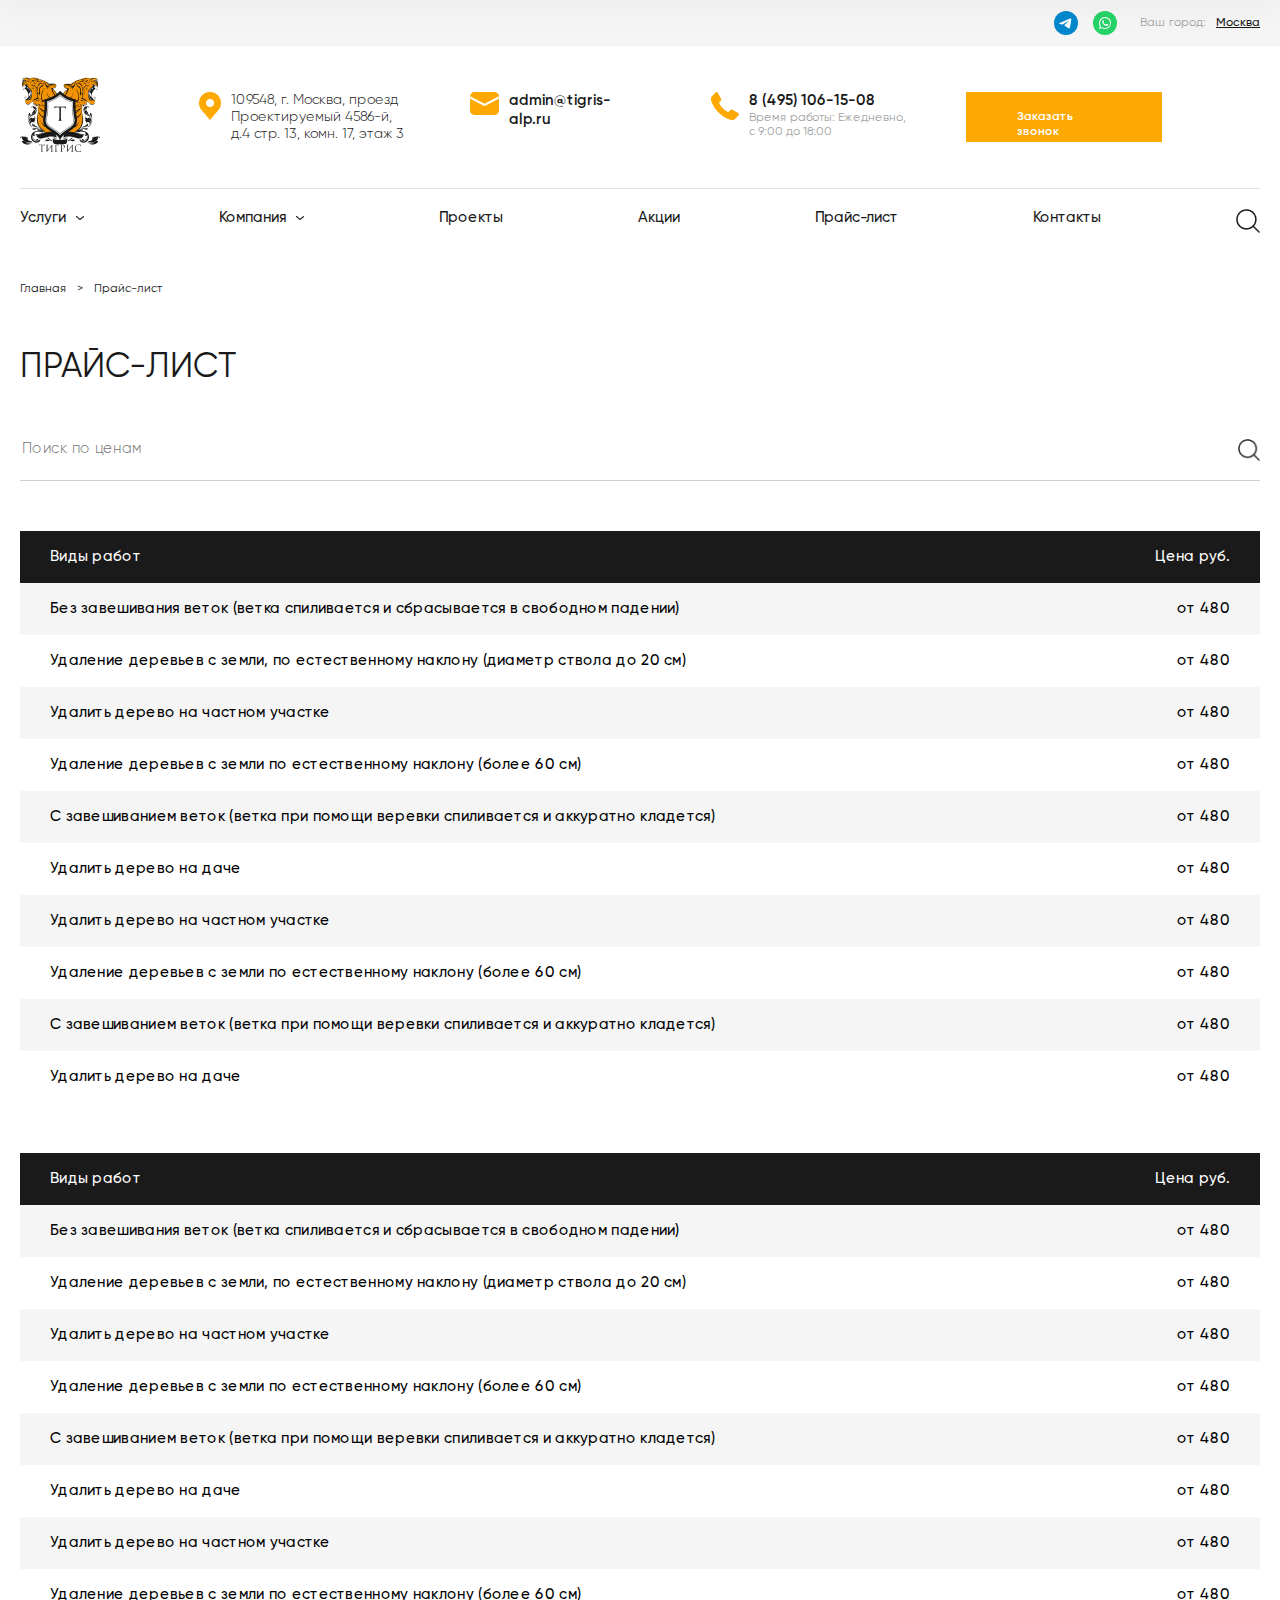
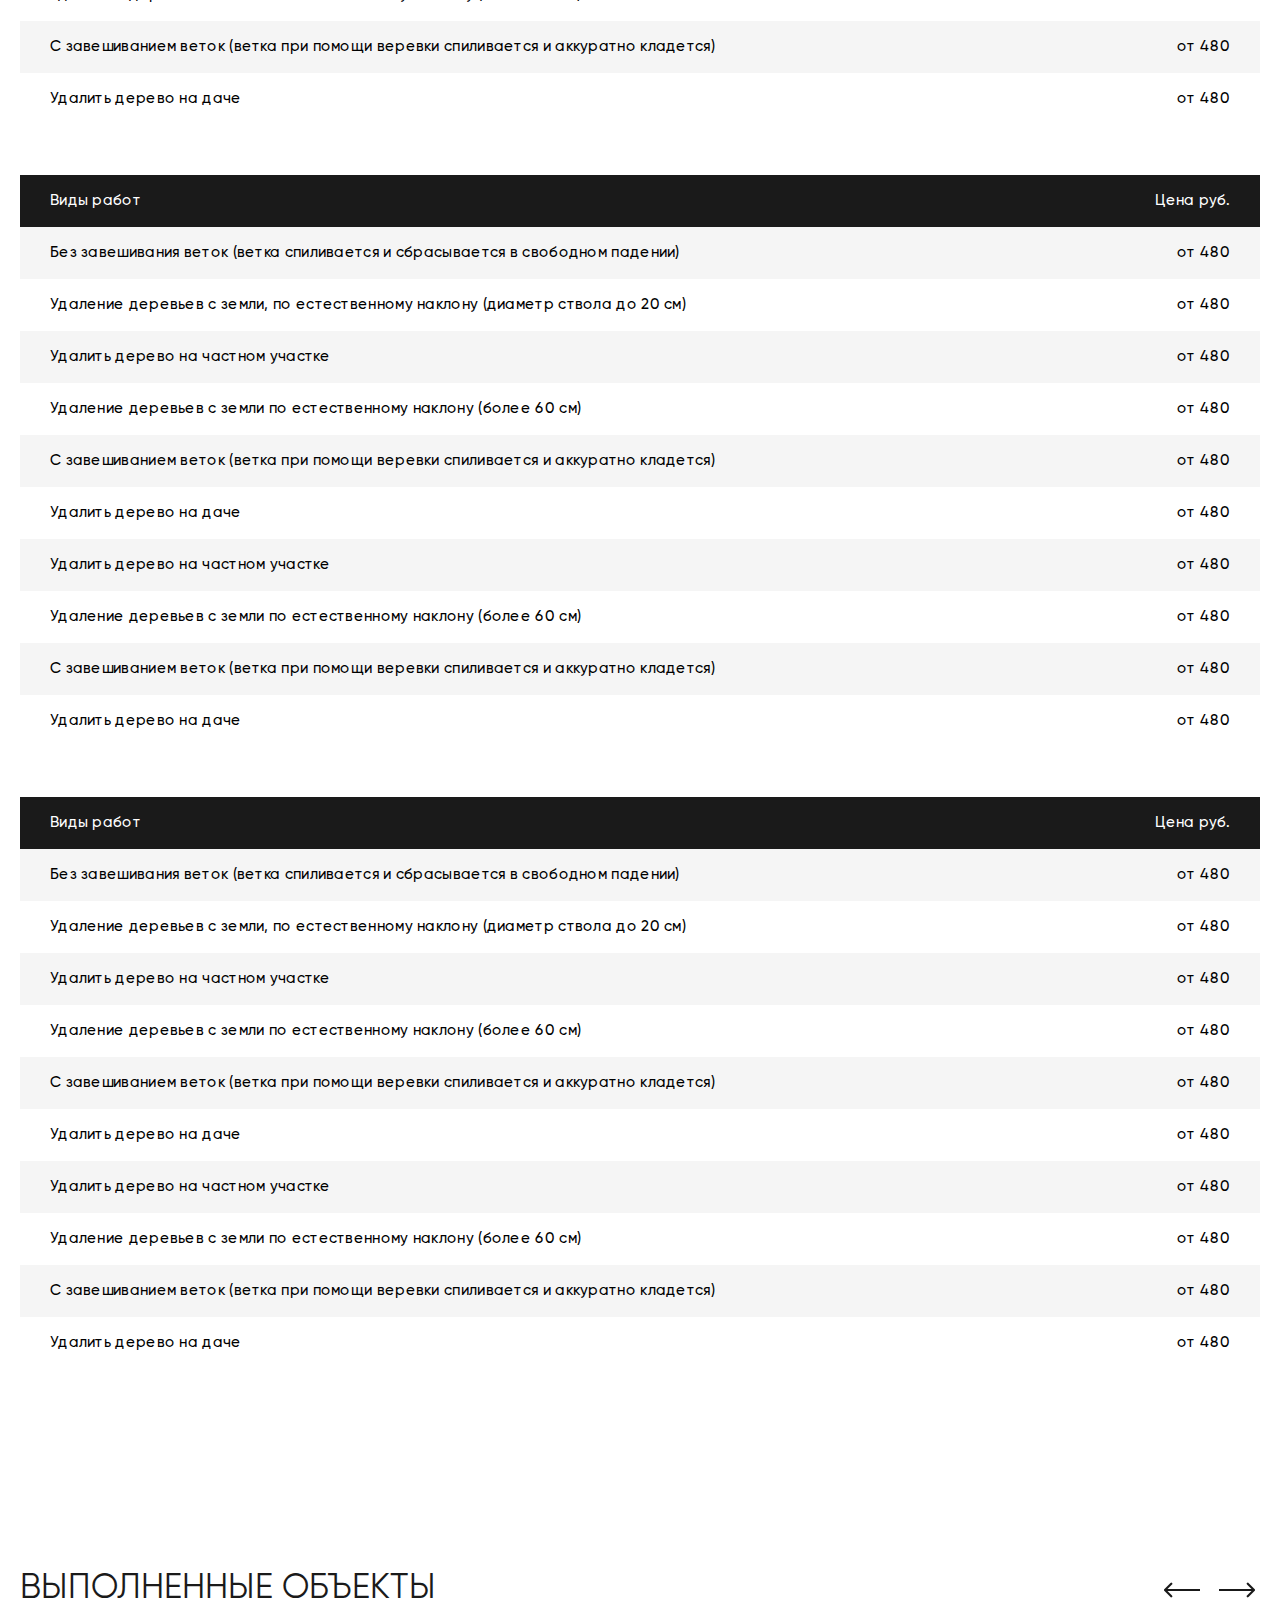
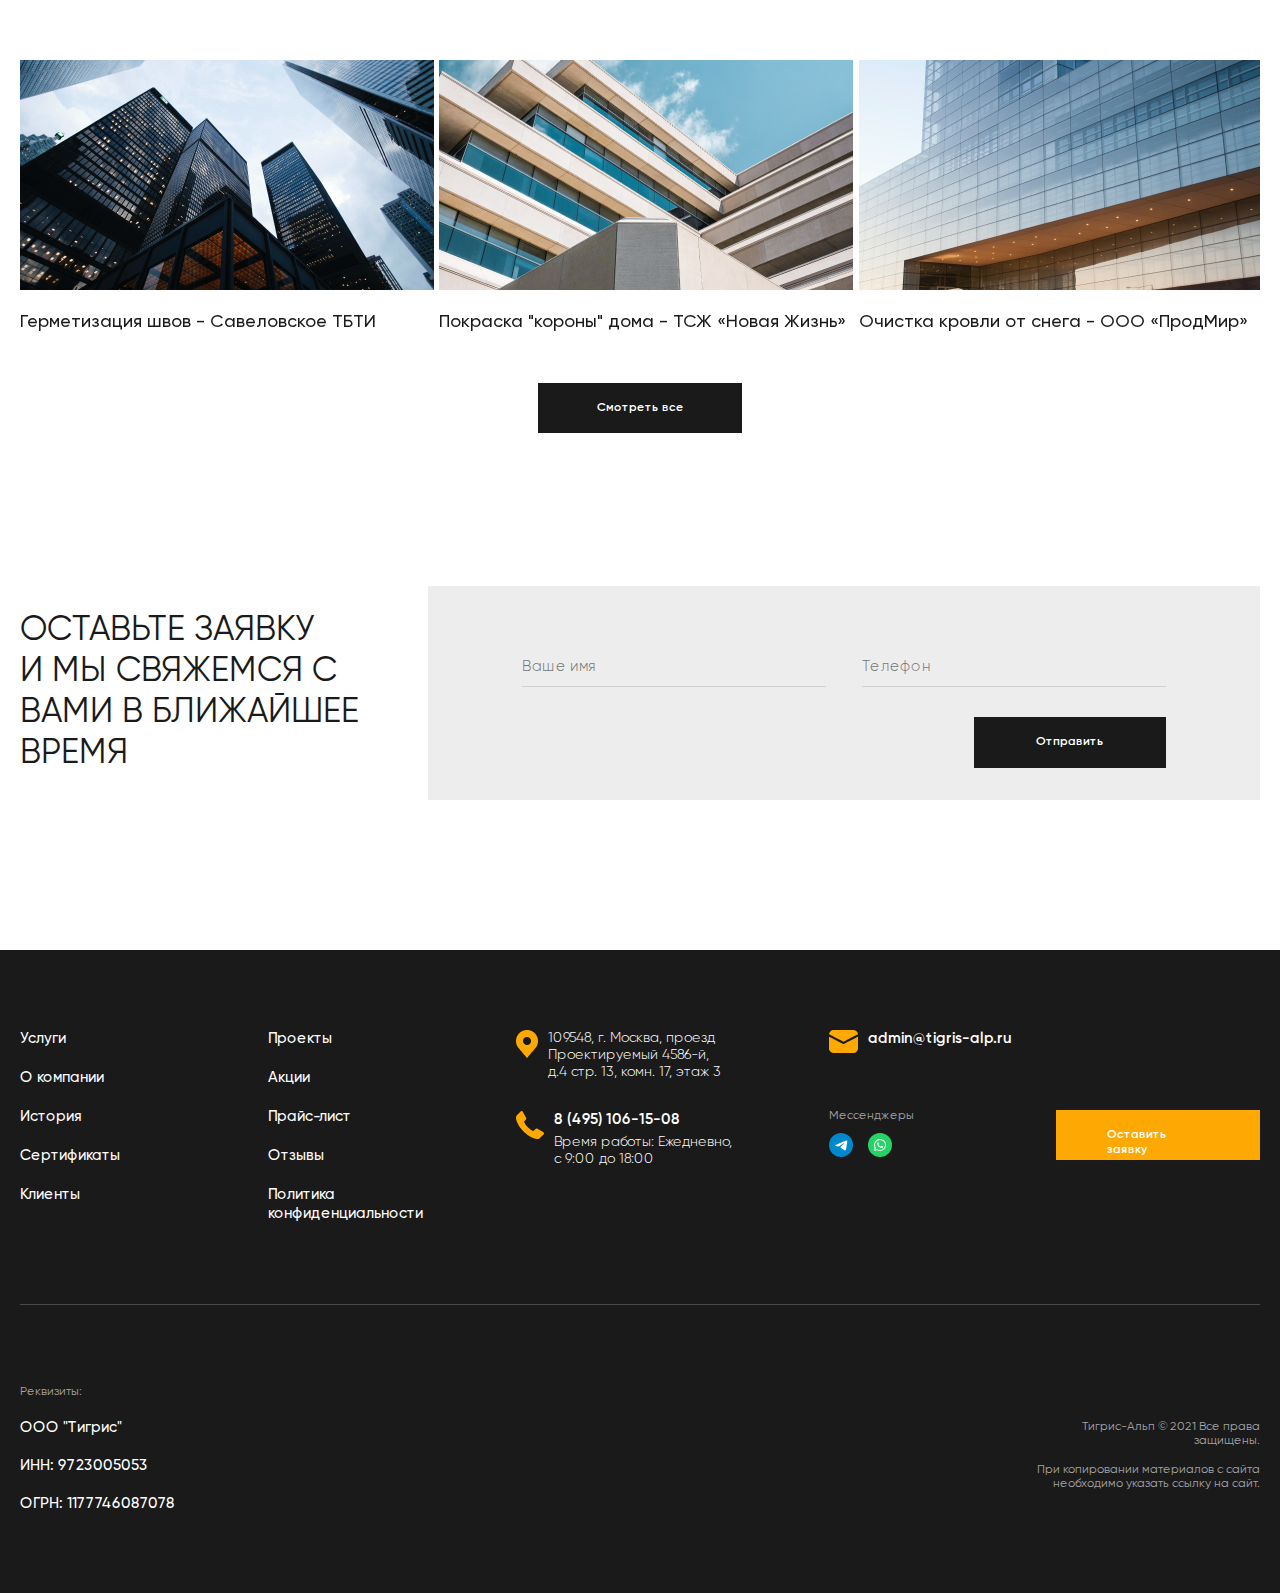
<file: price_list.html>
<!DOCTYPE html>
<html lang="en">

<head>
    <meta charset="UTF-8">
    <meta http-equiv="X-UA-Compatible" content="IE=edge">
    <meta name="viewport" content="width=device-width, initial-scale=1.0">
    <title>Прайс-лист</title>
    <link rel="icon" href="img/nav/favicon.ico" type="image/x-icon">
    <link rel="stylesheet" href="font/gilroy/stylesheet.css">
    <link rel="stylesheet" href="icons/arrow/fontello.css">
    <link rel="stylesheet" href="css/style_range.css">
    <link rel="stylesheet" href="https://unpkg.com/swiper/swiper-bundle.min.css" />
    <link rel="stylesheet" href="css/style.css">
</head>

<body>
    <header>
        <section class="navigation">
            
            <div class="navigation_wrapper">

                <div class="top_line">
                    <div class="container">
                        <div class="top_line_wrapper">

                            <div class="social_links">
                                <a href="#">
                                    <img src="img/links/telegram.png" alt="">
                                </a>
                                <a href="#">
                                    <img src="img/links/whatsapp.png" alt="">
                                </a>
                            </div>

                            <div class="your_sity">
                                <span>Ваш город:</span>
                                <a href="#">Москва</a>
                            </div>  
                        </div>
                       
                    </div>
                   
                </div>

                <div class="header_info">
                    <div class="container">

                        <div class="header_info_wrapper">

                            <div class="logo">
                                <img src="img/nav/logo.png" alt="">
                            </div>

                            <div class="info">

                                <div class="geo">
                                    <div class="icon">
                                        <img src="img/nav/geo.png" alt="">
                                    </div>
                                    <div class="txt">
                                        <span>
                                            109548, г. Москва, проезд 
                                            Проектируемый 4586-й, 
                                            д.4 стр. 13, комн. 17, этаж 3
                                        </span>
                                    </div>
                                    
                                </div>
                                <div class="mail">
                                    <div class="icon">
                                        <img src="img/nav/mail.png" alt="">
                                    </div>
                                    <div class="txt">
                                        <a href="mailto:admin@tigris-alp.ru">admin@tigris-alp.ru</a>
                                    </div>
                                    
                                </div>
                                <div class="phone">
                                    <div class="icon">
                                        <img src="img/nav/phone.png" alt="">
                                    </div>
                                    <div class="txt">
                                        <a href="tel:+84951061508">8 (495) 106-15-08</a>
                                        <span>
                                            Время работы: Ежедневно, <br>
                                            с 9:00 до 18:00
                                        </span>
                                    </div>
                                    
                                </div>
                                <div class="btn">

                                    <a href="#" class="order_call btn_hover open_modal_form">
                                        Заказать звонок
                                    </a>

                                </div>
                               
                            </div>
                            <div class="phone_mobile">
                                <div class="icon">
                                    <img src="img/nav/phone.png" alt="">
                                </div>
                                <div class="txt">
                                    <a href="tel:+84951061508">8 (495) 106-15-08</a>
                                   
                                </div>
                                
                            </div>





                            <div class="burger">
                                <div class="burger_btn">
                                    <div class="burger_line_one"></div>
                                    <div class="burger_line_two"></div>
                                    <div class="burger_line_three"></div>
                                </div>
                                <div class="burger_menu">
                                    <div class="closeMenu_btn">

                                        <div class="close_btn">
                                            <div></div>
                                            <div></div>
                                        </div>
                                    </div>
                                    <ul>
                                        <li>
                                            <div class="burger_down_menu">
                                                <span>Услуги</span>
                                                <div class="icon">
                                                    <i class="icon-left-open-mini"></i>
                                                </div>
                                               
                                            </div>
                                            <div class="li_down_menu">
                                                <ul>
                                                    <li>
                                                        <a href="#">Услуга 1</a>
                                                    </li>
                                                    <li>
                                                        <a href="#">Услуга 2</a>
                                                    </li>
                                                    <li>
                                                        <a href="#">Услуга 3</a>
                                                    </li>
                                                    <li>
                                                        <a href="#">Услуга 4</a>
                                                    </li>
                                                    <li>
                                                        <a href="#">Услуга 5</a>
                                                    </li>
                                                </ul>
                                            </div>
                                        </li>

                                        <li>
                                            <div class="burger_down_menu">
                                                <span>Компания</span>
                                                <div class="icon">
                                                    <i class="icon-left-open-mini"></i>
                                                </div>
                                               
                                            </div>
                                            <div class="li_down_menu">
                                                <ul>
                                                    <li>
                                                        <a href="#">Компания 1</a>
                                                    </li>
                                                    <li>
                                                        <a href="#">Компания 2</a>
                                                    </li>
                                                    <li>
                                                        <a href="#">Компания 3</a>
                                                    </li>
                                                    <li>
                                                        <a href="#">Компания 4</a>
                                                    </li>
                                                    <li>
                                                        <a href="#">Компания 5</a>
                                                    </li>
                                                </ul>
                                            </div>
                                        </li>



                                        <li><a href="#">Проекты</a></li>
                                        <li><a href="#">Акции</a></li>
                                        <li><a href="#">Прайс-лист</a></li>
                                        <li><a href="#">Контакты</a></li>
                                        <li>
                                            <div class="geo">
                                                <div class="icon">
                                                    <img src="img/nav/geo.png" alt="">
                                                </div>
                                                <div class="txt">
                                                    <span>
                                                        109548, г. Москва, проезд <br>
                                                        Проектируемый 4586-й, <br>
                                                        д.4 стр. 13, комн. 17, этаж 3
                                                    </span>
                                                </div>
                                            </div>
                                        </li>
                                        <li>
                                            <div class="mail">
                                                <div class="icon">
                                                    <img src="img/nav/mail.png" alt="">
                                                </div>
                                                <div class="txt">
                                                    <a href="mailto:admin@tigris-alp.ru">admin@tigris-alp.ru</a>
                                                </div>
                                            </div>
                                        </li>
                                        <li>
                                            <a href="#" class="order_call btn_hover open_modal_form">
                                                Заказать звонок
                                            </a>
                                        </li>
                                    </ul>
                                </div>
                            </div>
                        </div>
                        
                    </div>
                </div>

                <div class="nav_links">
                    <div class="container">
                        <div class="nav_links_wrapper">
                            <ul>
                                <li>
                                    <div class="down_menu">
                                        <span>Услуги</span>
                                        <div class="icon">
                                            <img src="img/nav/arrow.png" alt="">
                                        </div>
                                       
                                    </div>
                                    <div class="li_down_menu">
                                        <ul>
                                            <li>
                                                <a href="#">Услуга 1</a>
                                            </li>
                                            <li>
                                                <a href="#">Услуга 2</a>
                                            </li>
                                            <li>
                                                <a href="#">Услуга 3</a>
                                            </li>
                                            <li>
                                                <a href="#">Услуга 4</a>
                                            </li>
                                            <li>
                                                <a href="#">Услуга 5</a>
                                            </li>
                                        </ul>
                                    </div>
                                    
                                </li>
                                <li>
                                    <div class="down_menu">
                                        <span>Компания</span>
                                        <div class="icon">
                                            <img src="img/nav/arrow.png" alt="">
                                        </div>
                                    </div>
                                    <div class="li_down_menu">
                                        <ul>
                                            <li>
                                                <a href="#">Компания 1</a>
                                            </li>
                                            <li>
                                                <a href="#">Компания 2</a>
                                            </li>
                                            <li>
                                                <a href="#">Компания 3</a>
                                            </li>
                                            <li>
                                                <a href="#">Компания 4</a>
                                            </li>
                                            <li>
                                                <a href="#">Компания 5</a>
                                            </li>
                                        </ul>
                                    </div>
                                </li>
                                <li>
                                    <a href="#">Проекты</a>
                                </li>
                                <li>
                                    <a href="#">Акции</a>
                                </li>
                                <li>
                                    <a href="#">Прайс-лист</a>
                                </li>
                                <li>
                                    <a href="#">Контакты</a>
                                </li>
                                <li>
                                    <a href="#">
                                        <img src="img/nav/search.png" alt="">
                                    </a>
                                </li>
                            </ul>
                        </div>
                    </div>
                </div>


               

            </div>
            
        </section>
        <section class="fixed_nav">
            <div class="container">
                <div class="fixed_nav_wrapper">
                    <div class="logo">

                        <img src="img/nav/logo_fix_nav.png" alt="">
                    </div>

                    <div class="nav_links_wrapper">
                        <ul>
                            <li>
                                <div class="down_menu">
                                    <span>Услуги</span>
                                    <div class="icon">
                                        <img src="img/nav/arrow.png" alt="">
                                    </div>
                                </div>
                                <div class="li_down_menu">
                                    <ul>
                                        <li>
                                            <a href="#">Услуги 1</a>
                                        </li>
                                        <li>
                                            <a href="#">Услуги 2</a>
                                        </li>
                                        <li>
                                            <a href="#">Услуги 3</a>
                                        </li>
                                        <li>
                                            <a href="#">Услуги 4</a>
                                        </li>
                                        <li>
                                            <a href="#">Услуги 5</a>
                                        </li>
                                    </ul>
                                </div>
                            </li>
                            <li>
                                <div class="down_menu">
                                    <span>Компания</span>
                                    <div class="icon">
                                        <img src="img/nav/arrow.png" alt="">
                                    </div>
                                </div>
                                <div class="li_down_menu">
                                    <ul>
                                        <li>
                                            <a href="#">Компания 1</a>
                                        </li>
                                        <li>
                                            <a href="#">Компания 2</a>
                                        </li>
                                        <li>
                                            <a href="#">Компания 3</a>
                                        </li>
                                        <li>
                                            <a href="#">Компания 4</a>
                                        </li>
                                        <li>
                                            <a href="#">Компания 5</a>
                                        </li>
                                    </ul>
                                </div>
                            </li>
                            <li>
                                <a href="#">Проекты</a>
                            </li>
                            <li>
                                <a href="#">Акции</a>
                            </li>
                            <li>
                                <a href="#">Прайс-лист</a>
                            </li>
                            <li>
                                <a href="#">Контакты</a>
                            </li>
                            <li>
                                <a href="#">
                                    <img src="img/nav/search.png" alt="">
                                </a>
                            </li>
                        </ul>
                    </div>
                    <div class="phone_mobile">
                        <div class="icon">
                            <img src="img/nav/phone.png" alt="">
                        </div>
                        <div class="txt">
                            <a href="tel:+84951061508">8 (495) 106-15-08</a>
                           
                        </div>
                        
                    </div>
                    <div class="burger">
                        <div class="burger_btn">
                            <div class="burger_line_one"></div>
                            <div class="burger_line_two"></div>
                            <div class="burger_line_three"></div>
                        </div>
                    </div>
                </div>
            </div>
        </section>
    </header>

    <main>
        <div class="modal_bg_fon"></div>
        <div class="form_modal">
            <div class="close-form_modal">
                <svg width="19" height="19" viewBox="0 0 19 19" fill="none" xmlns="http://www.w3.org/2000/svg">
                    <path d="M11.41 9L18.7 1.71C18.8638 1.5187 18.9494 1.27262 18.9397 1.02095C18.93 0.769272 18.8256 0.530533 18.6475 0.352439C18.4694 0.174344 18.2307 0.0700115 17.979 0.0602903C17.7274 0.0505692 17.4813 0.136176 17.29 0.300002L9.99997 7.59L2.70997 0.290002C2.51867 0.126176 2.2726 0.0405699 2.02092 0.0502911C1.76924 0.0600122 1.53051 0.164344 1.35241 0.342439C1.17432 0.520533 1.06998 0.759272 1.06026 1.01095C1.05054 1.26262 1.13615 1.5087 1.29997 1.7L8.58997 9L1.28997 16.29C1.18529 16.3797 1.10027 16.49 1.04025 16.614C0.980225 16.7381 0.946494 16.8732 0.941175 17.0109C0.935855 17.1487 0.959061 17.286 1.00934 17.4143C1.05961 17.5427 1.13587 17.6592 1.23332 17.7567C1.33078 17.8541 1.44733 17.9304 1.57565 17.9806C1.70398 18.0309 1.84131 18.0541 1.97903 18.0488C2.11675 18.0435 2.25188 18.0098 2.37594 17.9497C2.50001 17.8897 2.61033 17.8047 2.69997 17.7L9.99997 10.41L17.29 17.7C17.4813 17.8638 17.7274 17.9494 17.979 17.9397C18.2307 17.93 18.4694 17.8257 18.6475 17.6476C18.8256 17.4695 18.93 17.2307 18.9397 16.9791C18.9494 16.7274 18.8638 16.4813 18.7 16.29L11.41 9Z" fill="#FEA803"/>
                    </svg>
                    
            </div>
            <h3>Заказать звонок</h3>
            <p>Представьтесь, мы вам перезвоним.</p>
            <form id="main_form_modal">
                <input type="text" name="name" id="name" placeholder="Ваше имя *">
                <input type="tel" name="phone" id="phone" placeholder="Телефон *">
                <div class="label_check">
                    <label >
                        <input type="checkbox" class="checkbox">
                        <span class="fake">
                            <i class="icon-ok"></i>
                        </span>
                        <span class="txt">Я согласен на <a href="#">обработку персональных данных</a> </span>
                    </label>
                </div>
                <div id="error"></div>
                <div id="acept"></div>
                <button type="submit" class="btn_hover">
                    Отправить
                </button>

            </form>
        </div>




        <section class="page_nav">
            <div class="container">
                <div class="page_nav_wrapper">
                    <ul>
                        <li>
                            <a href="#">Главная</a>
                        </li>
                        <li>
                            <span>Прайс-лист</span>
                        </li>
                    </ul>
                </div>
            </div>
        </section>

        <section class="cost_services">
            <div class="container">
                <div class="cost_services_wrapper price_list_wrapper">
                    <h2>
                        Прайс-лист
                    </h2>
                    <div class="search_block">
                        <input type="text" class="search" placeholder="Поиск по ценам">
                        <button>
                            <img src="img/search/img1.png" alt="">
                        </button>
                    </div>
                    

                    <ul>
                        <li>
                            <span>Виды работ</span>
                            <span>Цена руб.</span>
                        </li>




                        <li>
                            <span>Без завешивания веток (ветка спиливается и сбрасывается в свободном падении)</span>
                            <span>от 480</span>
                        </li>
                        <li>
                            <span>Удаление деревьев с земли, по естественному наклону (диаметр ствола до 20 см)</span>
                            <span>от 480</span>
                        </li>
                        <li>
                            <span>Удалить дерево на частном участке</span>
                            <span>от 480</span>
                        </li>
                        <li>
                            <span>Удаление деревьев с земли по естественному наклону (более 60 см)</span>
                            <span>от 480</span>
                        </li>
                        <li>
                            <span>С завешиванием веток (ветка при помощи веревки спиливается и аккуратно
                                кладется)</span>
                            <span>от 480</span>
                        </li>
                        <li>
                            <span>Удалить дерево на даче</span>
                            <span>от 480</span>
                        </li>
                        <li>
                            <span>Удалить дерево на частном участке</span>
                            <span>от 480</span>
                        </li>
                        <li>
                            <span>Удаление деревьев с земли по естественному наклону (более 60 см)</span>
                            <span>от 480</span>
                        </li>
                        <li>
                            <span>С завешиванием веток (ветка при помощи веревки спиливается и аккуратно
                                кладется)</span>
                            <span>от 480</span>
                        </li>
                        <li>
                            <span>Удалить дерево на даче</span>
                            <span>от 480</span>
                        </li>
                    </ul>
                    <ul>
                        <li>
                            <span>Виды работ</span>
                            <span>Цена руб.</span>
                        </li>




                        <li>
                            <span>Без завешивания веток (ветка спиливается и сбрасывается в свободном падении)</span>
                            <span>от 480</span>
                        </li>
                        <li>
                            <span>Удаление деревьев с земли, по естественному наклону (диаметр ствола до 20 см)</span>
                            <span>от 480</span>
                        </li>
                        <li>
                            <span>Удалить дерево на частном участке</span>
                            <span>от 480</span>
                        </li>
                        <li>
                            <span>Удаление деревьев с земли по естественному наклону (более 60 см)</span>
                            <span>от 480</span>
                        </li>
                        <li>
                            <span>С завешиванием веток (ветка при помощи веревки спиливается и аккуратно
                                кладется)</span>
                            <span>от 480</span>
                        </li>
                        <li>
                            <span>Удалить дерево на даче</span>
                            <span>от 480</span>
                        </li>
                        <li>
                            <span>Удалить дерево на частном участке</span>
                            <span>от 480</span>
                        </li>
                        <li>
                            <span>Удаление деревьев с земли по естественному наклону (более 60 см)</span>
                            <span>от 480</span>
                        </li>
                        <li>
                            <span>С завешиванием веток (ветка при помощи веревки спиливается и аккуратно
                                кладется)</span>
                            <span>от 480</span>
                        </li>
                        <li>
                            <span>Удалить дерево на даче</span>
                            <span>от 480</span>
                        </li>
                    </ul>
                    <ul>
                        <li>
                            <span>Виды работ</span>
                            <span>Цена руб.</span>
                        </li>




                        <li>
                            <span>Без завешивания веток (ветка спиливается и сбрасывается в свободном падении)</span>
                            <span>от 480</span>
                        </li>
                        <li>
                            <span>Удаление деревьев с земли, по естественному наклону (диаметр ствола до 20 см)</span>
                            <span>от 480</span>
                        </li>
                        <li>
                            <span>Удалить дерево на частном участке</span>
                            <span>от 480</span>
                        </li>
                        <li>
                            <span>Удаление деревьев с земли по естественному наклону (более 60 см)</span>
                            <span>от 480</span>
                        </li>
                        <li>
                            <span>С завешиванием веток (ветка при помощи веревки спиливается и аккуратно
                                кладется)</span>
                            <span>от 480</span>
                        </li>
                        <li>
                            <span>Удалить дерево на даче</span>
                            <span>от 480</span>
                        </li>
                        <li>
                            <span>Удалить дерево на частном участке</span>
                            <span>от 480</span>
                        </li>
                        <li>
                            <span>Удаление деревьев с земли по естественному наклону (более 60 см)</span>
                            <span>от 480</span>
                        </li>
                        <li>
                            <span>С завешиванием веток (ветка при помощи веревки спиливается и аккуратно
                                кладется)</span>
                            <span>от 480</span>
                        </li>
                        <li>
                            <span>Удалить дерево на даче</span>
                            <span>от 480</span>
                        </li>
                    </ul>
                    <ul>
                        <li>
                            <span>Виды работ</span>
                            <span>Цена руб.</span>
                        </li>




                        <li>
                            <span>Без завешивания веток (ветка спиливается и сбрасывается в свободном падении)</span>
                            <span>от 480</span>
                        </li>
                        <li>
                            <span>Удаление деревьев с земли, по естественному наклону (диаметр ствола до 20 см)</span>
                            <span>от 480</span>
                        </li>
                        <li>
                            <span>Удалить дерево на частном участке</span>
                            <span>от 480</span>
                        </li>
                        <li>
                            <span>Удаление деревьев с земли по естественному наклону (более 60 см)</span>
                            <span>от 480</span>
                        </li>
                        <li>
                            <span>С завешиванием веток (ветка при помощи веревки спиливается и аккуратно
                                кладется)</span>
                            <span>от 480</span>
                        </li>
                        <li>
                            <span>Удалить дерево на даче</span>
                            <span>от 480</span>
                        </li>
                        <li>
                            <span>Удалить дерево на частном участке</span>
                            <span>от 480</span>
                        </li>
                        <li>
                            <span>Удаление деревьев с земли по естественному наклону (более 60 см)</span>
                            <span>от 480</span>
                        </li>
                        <li>
                            <span>С завешиванием веток (ветка при помощи веревки спиливается и аккуратно
                                кладется)</span>
                            <span>от 480</span>
                        </li>
                        <li>
                            <span>Удалить дерево на даче</span>
                            <span>от 480</span>
                        </li>
                    </ul>

                   
                </div>
            </div>
        </section>

        <section class="completed_objects">
            <div class="container">
                <div class="completed_objects_wrapper">
                    <h2>Выполненные объекты</h2>

                    <div class="slider_block">

                        <div class="objects_slider_container swiper">

                            <div class="objects_slider_wraper swiper-wrapper">

                                <div class="swiper-slide">
                                    <div class="objects_item">
                                        <div class="img">
                                            <img src="img/completed_objects/img1.png" alt="">
                                        </div>
                                        <div class="txt">
                                            <span>Герметизация швов - Савеловское ТБТИ</span>
                                        </div>
                                    </div>
                                </div>

                                <div class="swiper-slide">
                                    <div class="objects_item">
                                        <div class="img">
                                            <img src="img/completed_objects/img2.png" alt="">
                                        </div>
                                        <div class="txt">
                                            <span>Покраска "короны" дома - ТСЖ «Новая Жизнь»</span>
                                        </div>
                                    </div>
                                </div>

                                <div class="swiper-slide">
                                    <div class="objects_item">
                                        <div class="img">
                                            <img src="img/completed_objects/img3.png" alt="">
                                        </div>
                                        <div class="txt">
                                            <span>Очистка кровли от снега - ООО «ПродМир»</span>
                                        </div>
                                    </div>
                                </div>

                                <div class="swiper-slide">
                                    <div class="objects_item">
                                        <div class="img">
                                            <img src="img/completed_objects/img1.png" alt="">
                                        </div>
                                        <div class="txt">
                                            <span>Герметизация швов - Савеловское ТБТИ</span>
                                        </div>
                                    </div>
                                </div>

                                <div class="swiper-slide">
                                    <div class="objects_item">
                                        <div class="img">
                                            <img src="img/completed_objects/img2.png" alt="">
                                        </div>
                                        <div class="txt">
                                            <span>Покраска "короны" дома - ТСЖ «Новая Жизнь»</span>
                                        </div>
                                    </div>
                                </div>

                                <div class="swiper-slide">
                                    <div class="objects_item">
                                        <div class="img">
                                            <img src="img/completed_objects/img3.png" alt="">
                                        </div>
                                        <div class="txt">
                                            <span>Очистка кровли от снега - ООО «ПродМир»</span>
                                        </div>
                                    </div>
                                </div>

                            </div>

                            <div class="swiper-button-prev" id="objects_prev">
                                <img src="img/completed_objects/Arrow 2.png" alt="">
                                    
                            </div>
                            <div class="swiper-button-next" id="objects_next">
                                <img src="img/completed_objects/Arrow 1.png" alt="">
                            </div>

                        </div>

                    </div>

                    <a href="#" class="watch_all black_hover">
                        Смотреть все
                    </a>


                </div>
            </div>
        </section>

        <section class="leave_request price_list_request">
            
            <div class="container">
                <div class="leave_request_wrapper">
                    <div class="leave_request_title">
                        <h2>
                            Оставьте заявку <br>
                            и мы свяжемся с вами
                            в ближайшее время
                        </h2>
                    </div>
                    <div class="request_form">
                        <form action="#">
                            <div class="name_phone">
                                <input type="text" name="name" required minlength="2" placeholder="Ваше имя">
                                <input type="tel" name="phone" required minlength="10" maxlength="12" placeholder="Телефон">
                            </div>
                            <div class="button_block">
                                <button type="submit">
                                    Отправить
                                </button>
                            </div>
                            
                        </form>
                    </div>
                </div>
            </div>
        </section>

    </main>

    <footer>
        <section class="footer index_footer">
            <div class="container">
                <div class="footer_wrapper">
                    <div class="top_content">

                        <div class="footer_item">
                            <ul>
                                <li>
                                    <a href="#">Услуги</a>
                                </li>
                                <li>
                                    <a href="#">О компании</a>
                                </li>
                                <li>
                                    <a href="#">История</a>
                                </li>
                                <li>
                                    <a href="#">Сертификаты</a>
                                </li>
                                <li>
                                    <a href="#">Клиенты</a>
                                </li>
                            </ul>
                        </div>
                        <div class="footer_item">
                            <ul>
                                <li>
                                    <a href="#">Проекты</a>
                                </li>
                                <li>
                                    <a href="#">Акции</a>
                                </li>
                                <li>
                                    <a href="#">Прайс-лист</a>
                                </li>
                                <li>
                                    <a href="#">Отзывы</a>
                                </li>
                                <li>
                                    <a href="#">Политика конфиденциальности</a>
                                </li>
                            </ul>
                        </div>
                        <div class="footer_item our_us">
                            <ul>
                                <li>
                                    <div class="icon">
                                        <img src="img/footer/geo_icon.png" alt="">
                                    </div>
                                    <div class="txt">
                                        <span>
                                            109548, г. Москва, проезд 
                                            Проектируемый 4586-й, <br>
                                            д.4 стр. 13, комн. 17, этаж 3
                                        </span>
                                    </div>
                                </li>
                                <li>
                                    <div class="icon">
                                        <img src="img/footer/phone_icon.png" alt="">
                                    </div>
                                    <div class="txt">
                                        <a href="tel:+84951061508">8 (495) 106-15-08</a>
                                        <span>
                                            Время работы: Ежедневно,
                                            с 9:00 до 18:00
                                        </span>
                                    </div>
                                </li>
                            </ul>
                        </div>
                        <div class="footer_item our_us social">
                            <ul>
                                <li>
                                    <div class="icon">
                                        <img src="img/footer/mail_icon.png" alt="">
                                    </div>
                                    <div class="txt">
                                        <a href="mailto:admin@tigris-alp.ru">admin@tigris-alp.ru</a>
                                    </div>
                                </li>
                                <li class="socizl_links_block">
                                    <span>Мессенджеры</span>
                                    <div class="social_links">
                                        <a href="#" class="telegram">
                                            <img src="img/footer/telegram.png" alt="">
                                        </a>
                                        <a href="#" class="whatsapp">
                                            <img src="img/footer/whatsapp.png" alt="">
                                        </a>
                                    </div>
                                </li>
                            </ul>
                        </div>
                        <div class="button">
                            <a href="#" class="submit_application btn_hover open_modal_form">
                                Оставить заявку
                            </a>
                        </div>

                    </div>
                    <div class="bottom_content">
                        <div class="footer_item">
                            <ul>
                                <li>Реквизиты:</li>
                                <li>ООО "Тигрис"</li>
                                <li>ИНН: 9723005053</li>
                                <li>ОГРН: 1177746087078</li>
                            </ul>
                            
                        </div>
                        <div class="footer_item info">
                           <span>Тигрис-Альп © 2021 Все права защищены. </span>
                            <span>
                                При копировании материалов с сайта 
                                необходимо указать ссылку на сайт.
                            </span>
                        </div>
                    </div>
                </div>
            </div>
        </section>
    </footer>

    <script src="https://code.jquery.com/jquery-3.6.0.min.js"
        integrity="sha256-/xUj+3OJU5yExlq6GSYGSHk7tPXikynS7ogEvDej/m4=" crossorigin="anonymous"></script>
    <script src="js/renge_ui.js"></script>
    <script src="https://unpkg.com/swiper/swiper-bundle.min.js"></script>
    <script src="js/script.js"></script>
</body>

</html>
</file>
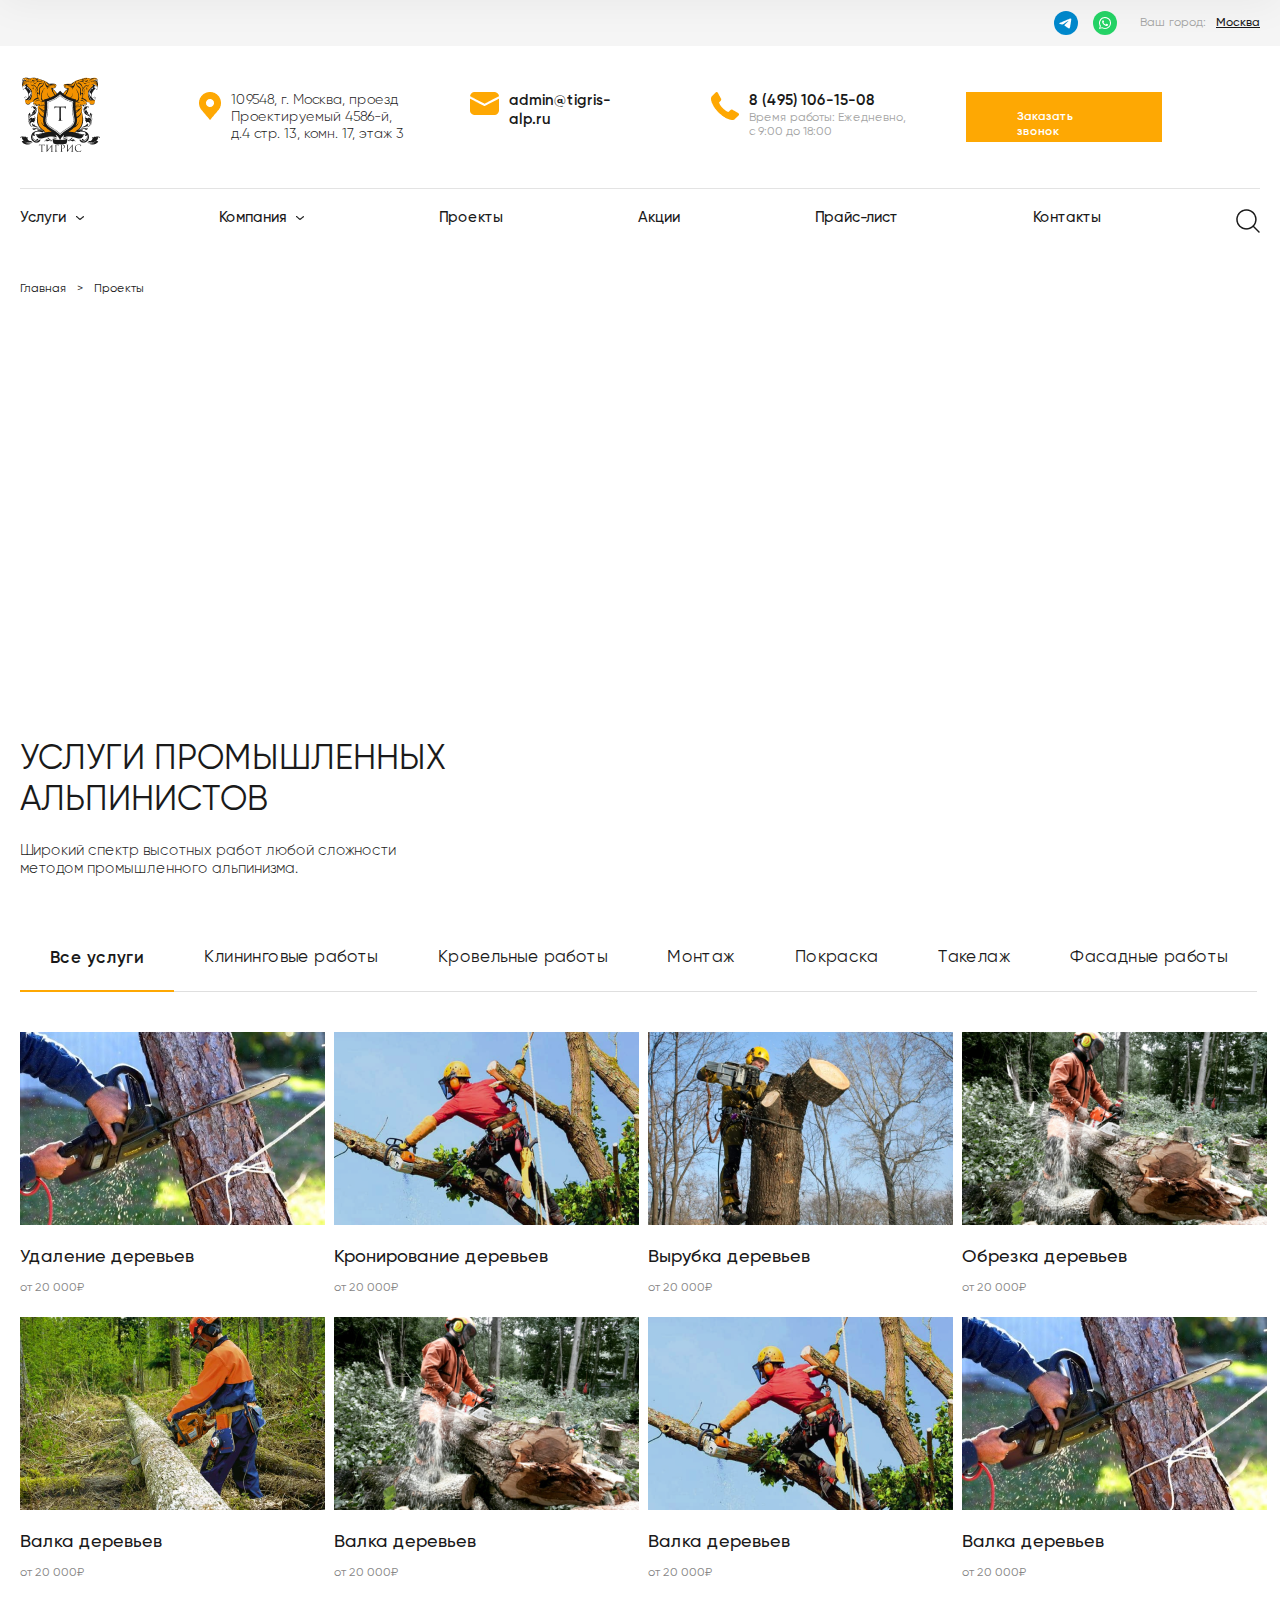
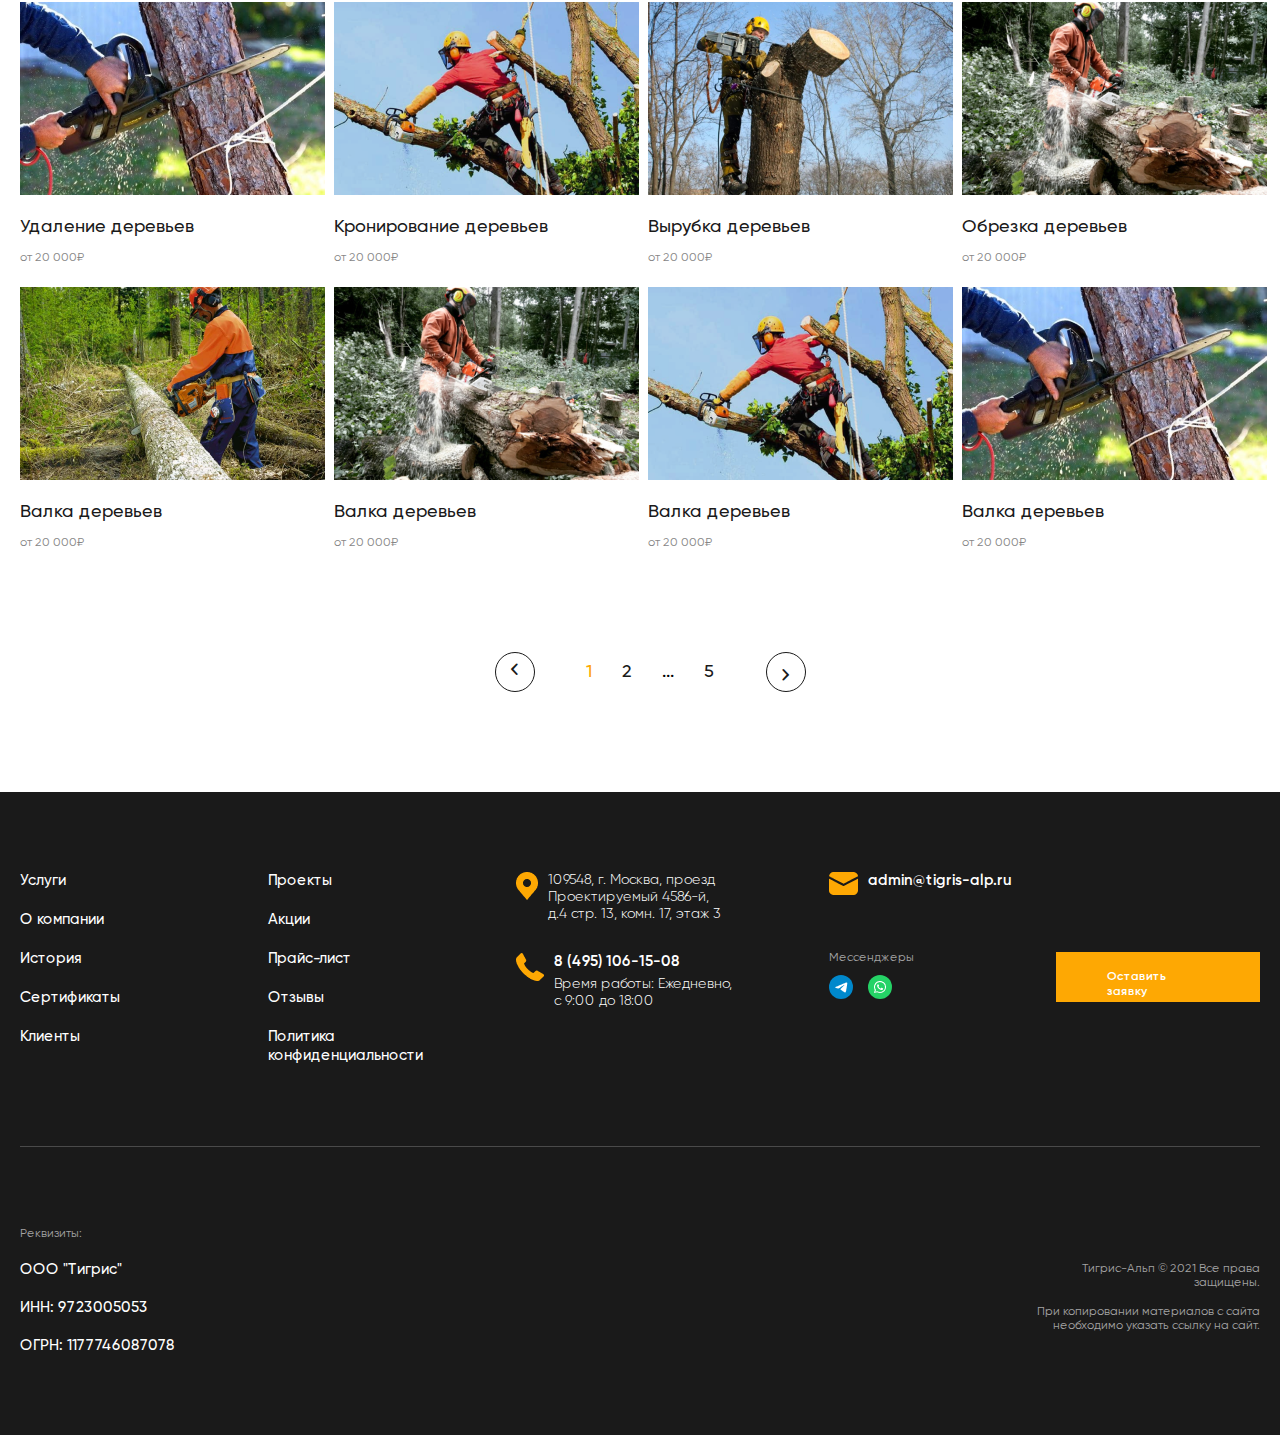
<file: project.html>
<!DOCTYPE html>
<html lang="en">
<head>
    <meta charset="UTF-8">
    <meta http-equiv="X-UA-Compatible" content="IE=edge">
    <meta name="viewport" content="width=device-width, initial-scale=1.0">
    <title>Проекты</title>
    <link rel="icon" href="img/nav/favicon.ico" type="image/x-icon">
    <link rel="stylesheet" href="font/gilroy/stylesheet.css">
    <link rel="stylesheet" href="icons/arrow/fontello.css">
    <link rel="stylesheet" href="css/style.css">
</head>
<body>
    <header>
        <section class="navigation">
            
            <div class="navigation_wrapper">

                <div class="top_line">
                    <div class="container">
                        <div class="top_line_wrapper">

                            <div class="social_links">
                                <a href="#">
                                    <img src="img/links/telegram.png" alt="">
                                </a>
                                <a href="#">
                                    <img src="img/links/whatsapp.png" alt="">
                                </a>
                            </div>

                            <div class="your_sity">
                                <span>Ваш город:</span>
                                <a href="#">Москва</a>
                            </div>  
                        </div>
                       
                    </div>
                   
                </div>

                <div class="header_info">
                    <div class="container">

                        <div class="header_info_wrapper">

                            <div class="logo">
                                <img src="img/nav/logo.png" alt="">
                            </div>

                            <div class="info">

                                <div class="geo">
                                    <div class="icon">
                                        <img src="img/nav/geo.png" alt="">
                                    </div>
                                    <div class="txt">
                                        <span>
                                            109548, г. Москва, проезд 
                                            Проектируемый 4586-й, 
                                            д.4 стр. 13, комн. 17, этаж 3
                                        </span>
                                    </div>
                                    
                                </div>
                                <div class="mail">
                                    <div class="icon">
                                        <img src="img/nav/mail.png" alt="">
                                    </div>
                                    <div class="txt">
                                        <a href="mailto:admin@tigris-alp.ru">admin@tigris-alp.ru</a>
                                    </div>
                                    
                                </div>
                                <div class="phone">
                                    <div class="icon">
                                        <img src="img/nav/phone.png" alt="">
                                    </div>
                                    <div class="txt">
                                        <a href="tel:+84951061508">8 (495) 106-15-08</a>
                                        <span>
                                            Время работы: Ежедневно, <br>
                                            с 9:00 до 18:00
                                        </span>
                                    </div>
                                    
                                </div>
                                <div class="btn">

                                    <a href="#" class="order_call btn_hover open_modal_form">
                                        Заказать звонок
                                    </a>

                                </div>
                               
                            </div>
                            <div class="phone_mobile">
                                <div class="icon">
                                    <img src="img/nav/phone.png" alt="">
                                </div>
                                <div class="txt">
                                    <a href="tel:+84951061508">8 (495) 106-15-08</a>
                                   
                                </div>
                                
                            </div>





                            <div class="burger">
                                <div class="burger_btn">
                                    <div class="burger_line_one"></div>
                                    <div class="burger_line_two"></div>
                                    <div class="burger_line_three"></div>
                                </div>
                                <div class="burger_menu">
                                    <div class="closeMenu_btn">

                                        <div class="close_btn">
                                            <div></div>
                                            <div></div>
                                        </div>
                                    </div>
                                    <ul>
                                        <li>
                                            <div class="burger_down_menu">
                                                <span>Услуги</span>
                                                <div class="icon">
                                                    <i class="icon-left-open-mini"></i>
                                                </div>
                                               
                                            </div>
                                            <div class="li_down_menu">
                                                <ul>
                                                    <li>
                                                        <a href="#">Услуга 1</a>
                                                    </li>
                                                    <li>
                                                        <a href="#">Услуга 2</a>
                                                    </li>
                                                    <li>
                                                        <a href="#">Услуга 3</a>
                                                    </li>
                                                    <li>
                                                        <a href="#">Услуга 4</a>
                                                    </li>
                                                    <li>
                                                        <a href="#">Услуга 5</a>
                                                    </li>
                                                </ul>
                                            </div>
                                        </li>

                                        <li>
                                            <div class="burger_down_menu">
                                                <span>Компания</span>
                                                <div class="icon">
                                                    <i class="icon-left-open-mini"></i>
                                                </div>
                                               
                                            </div>
                                            <div class="li_down_menu">
                                                <ul>
                                                    <li>
                                                        <a href="#">Компания 1</a>
                                                    </li>
                                                    <li>
                                                        <a href="#">Компания 2</a>
                                                    </li>
                                                    <li>
                                                        <a href="#">Компания 3</a>
                                                    </li>
                                                    <li>
                                                        <a href="#">Компания 4</a>
                                                    </li>
                                                    <li>
                                                        <a href="#">Компания 5</a>
                                                    </li>
                                                </ul>
                                            </div>
                                        </li>



                                        <li><a href="#">Проекты</a></li>
                                        <li><a href="#">Акции</a></li>
                                        <li><a href="#">Прайс-лист</a></li>
                                        <li><a href="#">Контакты</a></li>
                                        <li>
                                            <div class="geo">
                                                <div class="icon">
                                                    <img src="img/nav/geo.png" alt="">
                                                </div>
                                                <div class="txt">
                                                    <span>
                                                        109548, г. Москва, проезд <br>
                                                        Проектируемый 4586-й, <br>
                                                        д.4 стр. 13, комн. 17, этаж 3
                                                    </span>
                                                </div>
                                            </div>
                                        </li>
                                        <li>
                                            <div class="mail">
                                                <div class="icon">
                                                    <img src="img/nav/mail.png" alt="">
                                                </div>
                                                <div class="txt">
                                                    <a href="mailto:admin@tigris-alp.ru">admin@tigris-alp.ru</a>
                                                </div>
                                            </div>
                                        </li>
                                        <li>
                                            <a href="#" class="order_call btn_hover open_modal_form">
                                                Заказать звонок
                                            </a>
                                        </li>
                                    </ul>
                                </div>
                            </div>
                        </div>
                        
                    </div>
                </div>

                <div class="nav_links">
                    <div class="container">
                        <div class="nav_links_wrapper">
                            <ul>
                                <li>
                                    <div class="down_menu">
                                        <span>Услуги</span>
                                        <div class="icon">
                                            <img src="img/nav/arrow.png" alt="">
                                        </div>
                                       
                                    </div>
                                    <div class="li_down_menu">
                                        <ul>
                                            <li>
                                                <a href="#">Услуга 1</a>
                                            </li>
                                            <li>
                                                <a href="#">Услуга 2</a>
                                            </li>
                                            <li>
                                                <a href="#">Услуга 3</a>
                                            </li>
                                            <li>
                                                <a href="#">Услуга 4</a>
                                            </li>
                                            <li>
                                                <a href="#">Услуга 5</a>
                                            </li>
                                        </ul>
                                    </div>
                                    
                                </li>
                                <li>
                                    <div class="down_menu">
                                        <span>Компания</span>
                                        <div class="icon">
                                            <img src="img/nav/arrow.png" alt="">
                                        </div>
                                    </div>
                                    <div class="li_down_menu">
                                        <ul>
                                            <li>
                                                <a href="#">Компания 1</a>
                                            </li>
                                            <li>
                                                <a href="#">Компания 2</a>
                                            </li>
                                            <li>
                                                <a href="#">Компания 3</a>
                                            </li>
                                            <li>
                                                <a href="#">Компания 4</a>
                                            </li>
                                            <li>
                                                <a href="#">Компания 5</a>
                                            </li>
                                        </ul>
                                    </div>
                                </li>
                                <li>
                                    <a href="#">Проекты</a>
                                </li>
                                <li>
                                    <a href="#">Акции</a>
                                </li>
                                <li>
                                    <a href="#">Прайс-лист</a>
                                </li>
                                <li>
                                    <a href="#">Контакты</a>
                                </li>
                                <li>
                                    <a href="#">
                                        <img src="img/nav/search.png" alt="">
                                    </a>
                                </li>
                            </ul>
                        </div>
                    </div>
                </div>


               

            </div>
            
        </section>
        <section class="fixed_nav">
            <div class="container">
                <div class="fixed_nav_wrapper">
                    <div class="logo">

                        <img src="img/nav/logo_fix_nav.png" alt="">
                    </div>

                    <div class="nav_links_wrapper">
                        <ul>
                            <li>
                                <div class="down_menu">
                                    <span>Услуги</span>
                                    <div class="icon">
                                        <img src="img/nav/arrow.png" alt="">
                                    </div>
                                </div>
                                <div class="li_down_menu">
                                    <ul>
                                        <li>
                                            <a href="#">Услуги 1</a>
                                        </li>
                                        <li>
                                            <a href="#">Услуги 2</a>
                                        </li>
                                        <li>
                                            <a href="#">Услуги 3</a>
                                        </li>
                                        <li>
                                            <a href="#">Услуги 4</a>
                                        </li>
                                        <li>
                                            <a href="#">Услуги 5</a>
                                        </li>
                                    </ul>
                                </div>
                            </li>
                            <li>
                                <div class="down_menu">
                                    <span>Компания</span>
                                    <div class="icon">
                                        <img src="img/nav/arrow.png" alt="">
                                    </div>
                                </div>
                                <div class="li_down_menu">
                                    <ul>
                                        <li>
                                            <a href="#">Компания 1</a>
                                        </li>
                                        <li>
                                            <a href="#">Компания 2</a>
                                        </li>
                                        <li>
                                            <a href="#">Компания 3</a>
                                        </li>
                                        <li>
                                            <a href="#">Компания 4</a>
                                        </li>
                                        <li>
                                            <a href="#">Компания 5</a>
                                        </li>
                                    </ul>
                                </div>
                            </li>
                            <li>
                                <a href="#">Проекты</a>
                            </li>
                            <li>
                                <a href="#">Акции</a>
                            </li>
                            <li>
                                <a href="#">Прайс-лист</a>
                            </li>
                            <li>
                                <a href="#">Контакты</a>
                            </li>
                            <li>
                                <a href="#">
                                    <img src="img/nav/search.png" alt="">
                                </a>
                            </li>
                        </ul>
                    </div>
                    <div class="phone_mobile">
                        <div class="icon">
                            <img src="img/nav/phone.png" alt="">
                        </div>
                        <div class="txt">
                            <a href="tel:+84951061508">8 (495) 106-15-08</a>
                           
                        </div>
                        
                    </div>
                    <div class="burger">
                        <div class="burger_btn">
                            <div class="burger_line_one"></div>
                            <div class="burger_line_two"></div>
                            <div class="burger_line_three"></div>
                        </div>
                    </div>
                </div>
            </div>
        </section>
    </header>

    <main>
        <div class="modal_bg_fon"></div>
        <div class="form_modal">
            <div class="close-form_modal">
                <svg width="19" height="19" viewBox="0 0 19 19" fill="none" xmlns="http://www.w3.org/2000/svg">
                    <path d="M11.41 9L18.7 1.71C18.8638 1.5187 18.9494 1.27262 18.9397 1.02095C18.93 0.769272 18.8256 0.530533 18.6475 0.352439C18.4694 0.174344 18.2307 0.0700115 17.979 0.0602903C17.7274 0.0505692 17.4813 0.136176 17.29 0.300002L9.99997 7.59L2.70997 0.290002C2.51867 0.126176 2.2726 0.0405699 2.02092 0.0502911C1.76924 0.0600122 1.53051 0.164344 1.35241 0.342439C1.17432 0.520533 1.06998 0.759272 1.06026 1.01095C1.05054 1.26262 1.13615 1.5087 1.29997 1.7L8.58997 9L1.28997 16.29C1.18529 16.3797 1.10027 16.49 1.04025 16.614C0.980225 16.7381 0.946494 16.8732 0.941175 17.0109C0.935855 17.1487 0.959061 17.286 1.00934 17.4143C1.05961 17.5427 1.13587 17.6592 1.23332 17.7567C1.33078 17.8541 1.44733 17.9304 1.57565 17.9806C1.70398 18.0309 1.84131 18.0541 1.97903 18.0488C2.11675 18.0435 2.25188 18.0098 2.37594 17.9497C2.50001 17.8897 2.61033 17.8047 2.69997 17.7L9.99997 10.41L17.29 17.7C17.4813 17.8638 17.7274 17.9494 17.979 17.9397C18.2307 17.93 18.4694 17.8257 18.6475 17.6476C18.8256 17.4695 18.93 17.2307 18.9397 16.9791C18.9494 16.7274 18.8638 16.4813 18.7 16.29L11.41 9Z" fill="#FEA803"/>
                    </svg>
                    
            </div>
            <h3>Заказать звонок</h3>
            <p>Представьтесь, мы вам перезвоним.</p>
            <form id="main_form_modal">
                <input type="text" name="name" id="name" placeholder="Ваше имя *">
                <input type="tel" name="phone" id="phone" placeholder="Телефон *">
                <div class="label_check">
                    <label >
                        <input type="checkbox" class="checkbox">
                        <span class="fake">
                            <i class="icon-ok"></i>
                        </span>
                        <span class="txt">Я согласен на <a href="#">обработку персональных данных</a> </span>
                    </label>
                </div>
                <div id="error"></div>
                <div id="acept"></div>
                <button type="submit" class="btn_hover">
                    Отправить
                </button>

            </form>
        </div>






        <section class="page_nav">
            <div class="container">
                <div class="page_nav_wrapper">
                    <ul>
                        <li>
                            <a href="#">Главная</a>
                        </li>
                        <li>
                            <span>Проекты</span>
                        </li>   
                    </ul>
                </div>
            </div>
        </section>

        <section class="block_map">
            <div class="map">
                <iframe src="https://www.google.com/maps/embed?pb=!1m16!1m12!1m3!1d3779.5113582089753!2d37.67226101283958!3d55.71834899572089!2m3!1f0!2f0!3f0!3m2!1i1024!2i768!4f13.1!2m1!1z0JzQvtGB0LrQstCwINC00YPQsdGA0L7QstC60LA!5e0!3m2!1sru!2sua!4v1628337131058!5m2!1sru!2sua" width="100%" height="100%" style="border:0;" allowfullscreen="" loading="lazy"></iframe>
            </div>
           
        </section>


        <section class="services services_mod">
            <div class="container">
                <div class="services_wrapper">
                    <div class="title">
                        <h1>
                            УСЛУГИ ПРОМЫШЛЕННЫХ
                            АЛЬПИНИСТОВ
                        </h1>
                        <p>
                            Широкий спектр высотных работ любой сложности методом промышленного альпинизма.
                        </p>
                    </div>


                    <div class="services_content">
                        <div class="tab_links">
                            <ul>
                                <li class="tab_links_item tabs-active" >
                                    <a href="# " data-tab="#tab-1">Все услуги</a>
                                </li>
                                <li class="tab_links_item" >
                                    <a href="#" data-tab="#tab-2">Клининговые работы</a>
                                </li>
                                <li class="tab_links_item" >
                                    <a href="#" data-tab="#tab-3">Кровельные работы</a>
                                </li>
                                <li class="tab_links_item" >
                                    <a href="#" data-tab="#tab-4">Монтаж</a>
                                </li>
                                <li class="tab_links_item" >
                                    <a href="#" data-tab="#tab-5">Покраска</a>
                                </li>
                                <li class="tab_links_item" >
                                    <a href="#" data-tab="#tab-6">Такелаж</a>
                                </li>
                                <li class="tab_links_item" >
                                    <a href="#" data-tab="#tab-7">Фасадные работы</a>
                                </li>
                            </ul>
                        </div>
                        <div class="tab_content tab_content-active" id="tab-1">
                            

                            <div class="tab_content_body">
                                <a href="#" class="tab_content_item">
                                    <div class="img">
                                        <img src="img/tab_content/img1.png" alt="">
                                    </div>
                                    <div class="txt">
                                        <p>Удаление деревьев</p>
                                        <span>от 20 000₽</span>
                                    </div>
                                </a>
                                <a href="#" class="tab_content_item">
                                    <div class="img">
                                        <img src="img/tab_content/img2.png" alt="">
                                    </div>
                                    <div class="txt">
                                        <p>Кронирование деревьев</p>
                                        <span>от 20 000₽</span>
                                    </div>
                                </a>
                                <a href="#" class="tab_content_item">
                                    <div class="img">
                                        <img src="img/tab_content/img3.png" alt="">
                                    </div>
                                    <div class="txt">
                                        <p>Вырубка деревьев</p>
                                        <span>от 20 000₽</span>
                                    </div>
                                </a>
                                <a href="#" class="tab_content_item">
                                    <div class="img">
                                        <img src="img/tab_content/img4.png" alt="">
                                    </div>
                                    <div class="txt">
                                        <p>Обрезка деревьев</p>
                                        <span>от 20 000₽</span>
                                    </div>
                                </a>
    
                                <a href="#" class="tab_content_item">
                                    <div class="img">
                                        <img src="img/tab_content/img5.png" alt="">
                                    </div>
                                    <div class="txt">
                                        <p>Валка деревьев</p>
                                        <span>от 20 000₽</span>
                                    </div>
                                </a>
                                <a href="#" class="tab_content_item">
                                    <div class="img">
                                        <img src="img/tab_content/img4.png" alt="">
                                    </div>
                                    <div class="txt">
                                        <p>Валка деревьев</p>
                                        <span>от 20 000₽</span>
                                    </div>
                                </a>
                                <a href="#" class="tab_content_item">
                                    <div class="img">
                                        <img src="img/tab_content/img2.png" alt="">
                                    </div>
                                    <div class="txt">
                                        <p>Валка деревьев</p>
                                        <span>от 20 000₽</span>
                                    </div>
                                </a>
                                <a href="#" class="tab_content_item">
                                    <div class="img">
                                        <img src="img/tab_content/img1.png" alt="">
                                    </div>
                                    <div class="txt">
                                        <p>Валка деревьев</p>
                                        <span>от 20 000₽</span>
                                    </div>
                                </a>
    
                                <a href="#" class="tab_content_item">
                                    <div class="img">
                                        <img src="img/tab_content/img1.png" alt="">
                                    </div>
                                    <div class="txt">
                                        <p>Удаление деревьев</p>
                                        <span>от 20 000₽</span>
                                    </div>
                                </a>
                                <a href="#" class="tab_content_item">
                                    <div class="img">
                                        <img src="img/tab_content/img2.png" alt="">
                                    </div>
                                    <div class="txt">
                                        <p>Кронирование деревьев</p>
                                        <span>от 20 000₽</span>
                                    </div>
                                </a>
                                <a href="#" class="tab_content_item">
                                    <div class="img">
                                        <img src="img/tab_content/img3.png" alt="">
                                    </div>
                                    <div class="txt">
                                        <p>Вырубка деревьев</p>
                                        <span>от 20 000₽</span>
                                    </div>
                                </a>
                                <a href="#" class="tab_content_item">
                                    <div class="img">
                                        <img src="img/tab_content/img4.png" alt="">
                                    </div>
                                    <div class="txt">
                                        <p>Обрезка деревьев</p>
                                        <span>от 20 000₽</span>
                                    </div>
                                </a>
    
                                <a href="#" class="tab_content_item">
                                    <div class="img">
                                        <img src="img/tab_content/img5.png" alt="">
                                    </div>
                                    <div class="txt">
                                        <p>Валка деревьев</p>
                                        <span>от 20 000₽</span>
                                    </div>
                                </a>
                                <a href="#" class="tab_content_item">
                                    <div class="img">
                                        <img src="img/tab_content/img4.png" alt="">
                                    </div>
                                    <div class="txt">
                                        <p>Валка деревьев</p>
                                        <span>от 20 000₽</span>
                                    </div>
                                </a>
                                <a href="#" class="tab_content_item">
                                    <div class="img">
                                        <img src="img/tab_content/img2.png" alt="">
                                    </div>
                                    <div class="txt">
                                        <p>Валка деревьев</p>
                                        <span>от 20 000₽</span>
                                    </div>
                                </a>
                                <a href="#" class="tab_content_item">
                                    <div class="img">
                                        <img src="img/tab_content/img1.png" alt="">
                                    </div>
                                    <div class="txt">
                                        <p>Валка деревьев</p>
                                        <span>от 20 000₽</span>
                                    </div>
                                </a>
                            </div>
                            <div class="pagination">
                                <a href="#" class="prev_arrow pag_btn">

                                   <i class="icon-left-open-mini"></i>
                                        
                                </a>

                                <ul>
                                    <li>
                                        <a href="#" class="num_page num_page-active">1</a>
                                    </li>
                                    <li>
                                        <a href="#" class="num_page">2</a>
                                    </li>
                                    <li>
                                        ...
                                    </li>
                                    <li>
                                        <a href="#" class="num_page">5</a>
                                    </li>
                                </ul>

                                <a href="#" class="next_arrow pag_btn">

                                    <i class="icon-left-open-mini"></i>
                                        
                                </a>
                            </div>
                        </div>
                        <div class="tab_content" id="tab-2">
                            
                            <div class="tab_content_body">
                                <a href="#" class="tab_content_item">
                                    <div class="img">
                                        <img src="img/tab_content/img1.png" alt="">
                                    </div>
                                    <div class="txt">
                                        <p>Удаление деревьев</p>
                                        <span>от 20 000₽</span>
                                    </div>
                                </a>
                                <a href="#" class="tab_content_item">
                                    <div class="img">
                                        <img src="img/tab_content/img2.png" alt="">
                                    </div>
                                    <div class="txt">
                                        <p>Кронирование деревьев</p>
                                        <span>от 20 000₽</span>
                                    </div>
                                </a>
                                <a href="#" class="tab_content_item">
                                    <div class="img">
                                        <img src="img/tab_content/img3.png" alt="">
                                    </div>
                                    <div class="txt">
                                        <p>Вырубка деревьев</p>
                                        <span>от 20 000₽</span>
                                    </div>
                                </a>
                                <a href="#" class="tab_content_item">
                                    <div class="img">
                                        <img src="img/tab_content/img4.png" alt="">
                                    </div>
                                    <div class="txt">
                                        <p>Обрезка деревьев</p>
                                        <span>от 20 000₽</span>
                                    </div>
                                </a>
    
                                <a href="#" class="tab_content_item">
                                    <div class="img">
                                        <img src="img/tab_content/img5.png" alt="">
                                    </div>
                                    <div class="txt">
                                        <p>Валка деревьев</p>
                                        <span>от 20 000₽</span>
                                    </div>
                                </a>
                                <a href="#" class="tab_content_item">
                                    <div class="img">
                                        <img src="img/tab_content/img4.png" alt="">
                                    </div>
                                    <div class="txt">
                                        <p>Валка деревьев</p>
                                        <span>от 20 000₽</span>
                                    </div>
                                </a>
                                <a href="#" class="tab_content_item">
                                    <div class="img">
                                        <img src="img/tab_content/img2.png" alt="">
                                    </div>
                                    <div class="txt">
                                        <p>Валка деревьев</p>
                                        <span>от 20 000₽</span>
                                    </div>
                                </a>
                                <a href="#" class="tab_content_item">
                                    <div class="img">
                                        <img src="img/tab_content/img1.png" alt="">
                                    </div>
                                    <div class="txt">
                                        <p>Валка деревьев</p>
                                        <span>от 20 000₽</span>
                                    </div>
                                </a>
    
                                <a href="#" class="tab_content_item">
                                    <div class="img">
                                        <img src="img/tab_content/img1.png" alt="">
                                    </div>
                                    <div class="txt">
                                        <p>Удаление деревьев</p>
                                        <span>от 20 000₽</span>
                                    </div>
                                </a>
                                <a href="#" class="tab_content_item">
                                    <div class="img">
                                        <img src="img/tab_content/img2.png" alt="">
                                    </div>
                                    <div class="txt">
                                        <p>Кронирование деревьев</p>
                                        <span>от 20 000₽</span>
                                    </div>
                                </a>
                                <a href="#" class="tab_content_item">
                                    <div class="img">
                                        <img src="img/tab_content/img3.png" alt="">
                                    </div>
                                    <div class="txt">
                                        <p>Вырубка деревьев</p>
                                        <span>от 20 000₽</span>
                                    </div>
                                </a>
                                <a href="#" class="tab_content_item">
                                    <div class="img">
                                        <img src="img/tab_content/img4.png" alt="">
                                    </div>
                                    <div class="txt">
                                        <p>Обрезка деревьев</p>
                                        <span>от 20 000₽</span>
                                    </div>
                                </a>
    
                                <a href="#" class="tab_content_item">
                                    <div class="img">
                                        <img src="img/tab_content/img5.png" alt="">
                                    </div>
                                    <div class="txt">
                                        <p>Валка деревьев</p>
                                        <span>от 20 000₽</span>
                                    </div>
                                </a>
                                <a href="#" class="tab_content_item">
                                    <div class="img">
                                        <img src="img/tab_content/img4.png" alt="">
                                    </div>
                                    <div class="txt">
                                        <p>Валка деревьев</p>
                                        <span>от 20 000₽</span>
                                    </div>
                                </a>
                                <a href="#" class="tab_content_item">
                                    <div class="img">
                                        <img src="img/tab_content/img2.png" alt="">
                                    </div>
                                    <div class="txt">
                                        <p>Валка деревьев</p>
                                        <span>от 20 000₽</span>
                                    </div>
                                </a>
                                <a href="#" class="tab_content_item">
                                    <div class="img">
                                        <img src="img/tab_content/img1.png" alt="">
                                    </div>
                                    <div class="txt">
                                        <p>Валка деревьев</p>
                                        <span>от 20 000₽</span>
                                    </div>
                                </a>
                            </div>
                            <div class="pagination">
                                <a href="#" class="prev_arrow pag_btn">

                                   <i class="icon-left-open-mini"></i>
                                        
                                </a>

                                <ul>
                                    <li>
                                        <a href="#" class="num_page num_page-active">1</a>
                                    </li>
                                    <li>
                                        <a href="#" class="num_page">2</a>
                                    </li>
                                    <li>
                                        ...
                                    </li>
                                    <li>
                                        <a href="#" class="num_page">5</a>
                                    </li>
                                </ul>

                                <a href="#" class="next_arrow pag_btn">

                                    <i class="icon-left-open-mini"></i>
                                        
                                </a>
                            </div>
                        </div>
                        <div class="tab_content" id="tab-3">
                            
                            <div class="tab_content_body">
                                <a href="#" class="tab_content_item">
                                    <div class="img">
                                        <img src="img/tab_content/img1.png" alt="">
                                    </div>
                                    <div class="txt">
                                        <p>Удаление деревьев</p>
                                        <span>от 20 000₽</span>
                                    </div>
                                </a>
                                <a href="#" class="tab_content_item">
                                    <div class="img">
                                        <img src="img/tab_content/img2.png" alt="">
                                    </div>
                                    <div class="txt">
                                        <p>Кронирование деревьев</p>
                                        <span>от 20 000₽</span>
                                    </div>
                                </a>
                                <a href="#" class="tab_content_item">
                                    <div class="img">
                                        <img src="img/tab_content/img3.png" alt="">
                                    </div>
                                    <div class="txt">
                                        <p>Вырубка деревьев</p>
                                        <span>от 20 000₽</span>
                                    </div>
                                </a>
                                <a href="#" class="tab_content_item">
                                    <div class="img">
                                        <img src="img/tab_content/img4.png" alt="">
                                    </div>
                                    <div class="txt">
                                        <p>Обрезка деревьев</p>
                                        <span>от 20 000₽</span>
                                    </div>
                                </a>
    
                                <a href="#" class="tab_content_item">
                                    <div class="img">
                                        <img src="img/tab_content/img5.png" alt="">
                                    </div>
                                    <div class="txt">
                                        <p>Валка деревьев</p>
                                        <span>от 20 000₽</span>
                                    </div>
                                </a>
                                <a href="#" class="tab_content_item">
                                    <div class="img">
                                        <img src="img/tab_content/img4.png" alt="">
                                    </div>
                                    <div class="txt">
                                        <p>Валка деревьев</p>
                                        <span>от 20 000₽</span>
                                    </div>
                                </a>
                                <a href="#" class="tab_content_item">
                                    <div class="img">
                                        <img src="img/tab_content/img2.png" alt="">
                                    </div>
                                    <div class="txt">
                                        <p>Валка деревьев</p>
                                        <span>от 20 000₽</span>
                                    </div>
                                </a>
                                <a href="#" class="tab_content_item">
                                    <div class="img">
                                        <img src="img/tab_content/img1.png" alt="">
                                    </div>
                                    <div class="txt">
                                        <p>Валка деревьев</p>
                                        <span>от 20 000₽</span>
                                    </div>
                                </a>
    
                                <a href="#" class="tab_content_item">
                                    <div class="img">
                                        <img src="img/tab_content/img1.png" alt="">
                                    </div>
                                    <div class="txt">
                                        <p>Удаление деревьев</p>
                                        <span>от 20 000₽</span>
                                    </div>
                                </a>
                                <a href="#" class="tab_content_item">
                                    <div class="img">
                                        <img src="img/tab_content/img2.png" alt="">
                                    </div>
                                    <div class="txt">
                                        <p>Кронирование деревьев</p>
                                        <span>от 20 000₽</span>
                                    </div>
                                </a>
                                <a href="#" class="tab_content_item">
                                    <div class="img">
                                        <img src="img/tab_content/img3.png" alt="">
                                    </div>
                                    <div class="txt">
                                        <p>Вырубка деревьев</p>
                                        <span>от 20 000₽</span>
                                    </div>
                                </a>
                                <a href="#" class="tab_content_item">
                                    <div class="img">
                                        <img src="img/tab_content/img4.png" alt="">
                                    </div>
                                    <div class="txt">
                                        <p>Обрезка деревьев</p>
                                        <span>от 20 000₽</span>
                                    </div>
                                </a>
    
                                <a href="#" class="tab_content_item">
                                    <div class="img">
                                        <img src="img/tab_content/img5.png" alt="">
                                    </div>
                                    <div class="txt">
                                        <p>Валка деревьев</p>
                                        <span>от 20 000₽</span>
                                    </div>
                                </a>
                                <a href="#" class="tab_content_item">
                                    <div class="img">
                                        <img src="img/tab_content/img4.png" alt="">
                                    </div>
                                    <div class="txt">
                                        <p>Валка деревьев</p>
                                        <span>от 20 000₽</span>
                                    </div>
                                </a>
                                <a href="#" class="tab_content_item">
                                    <div class="img">
                                        <img src="img/tab_content/img2.png" alt="">
                                    </div>
                                    <div class="txt">
                                        <p>Валка деревьев</p>
                                        <span>от 20 000₽</span>
                                    </div>
                                </a>
                                <a href="#" class="tab_content_item">
                                    <div class="img">
                                        <img src="img/tab_content/img1.png" alt="">
                                    </div>
                                    <div class="txt">
                                        <p>Валка деревьев</p>
                                        <span>от 20 000₽</span>
                                    </div>
                                </a>
                            </div>
                            <div class="pagination">
                                <a href="#" class="prev_arrow pag_btn">

                                   <i class="icon-left-open-mini"></i>
                                        
                                </a>

                                <ul>
                                    <li>
                                        <a href="#" class="num_page num_page-active">1</a>
                                    </li>
                                    <li>
                                        <a href="#" class="num_page">2</a>
                                    </li>
                                    <li>
                                        ...
                                    </li>
                                    <li>
                                        <a href="#" class="num_page">5</a>
                                    </li>
                                </ul>

                                <a href="#" class="next_arrow pag_btn">

                                    <i class="icon-left-open-mini"></i>
                                        
                                </a>
                            </div>
                        </div>
                        <div class="tab_content" id="tab-4">
                            
                            <div class="tab_content_body">
                                <a href="#" class="tab_content_item">
                                    <div class="img">
                                        <img src="img/tab_content/img1.png" alt="">
                                    </div>
                                    <div class="txt">
                                        <p>Удаление деревьев</p>
                                        <span>от 20 000₽</span>
                                    </div>
                                </a>
                                <a href="#" class="tab_content_item">
                                    <div class="img">
                                        <img src="img/tab_content/img2.png" alt="">
                                    </div>
                                    <div class="txt">
                                        <p>Кронирование деревьев</p>
                                        <span>от 20 000₽</span>
                                    </div>
                                </a>
                                <a href="#" class="tab_content_item">
                                    <div class="img">
                                        <img src="img/tab_content/img3.png" alt="">
                                    </div>
                                    <div class="txt">
                                        <p>Вырубка деревьев</p>
                                        <span>от 20 000₽</span>
                                    </div>
                                </a>
                                <a href="#" class="tab_content_item">
                                    <div class="img">
                                        <img src="img/tab_content/img4.png" alt="">
                                    </div>
                                    <div class="txt">
                                        <p>Обрезка деревьев</p>
                                        <span>от 20 000₽</span>
                                    </div>
                                </a>
    
                                <a href="#" class="tab_content_item">
                                    <div class="img">
                                        <img src="img/tab_content/img5.png" alt="">
                                    </div>
                                    <div class="txt">
                                        <p>Валка деревьев</p>
                                        <span>от 20 000₽</span>
                                    </div>
                                </a>
                                <a href="#" class="tab_content_item">
                                    <div class="img">
                                        <img src="img/tab_content/img4.png" alt="">
                                    </div>
                                    <div class="txt">
                                        <p>Валка деревьев</p>
                                        <span>от 20 000₽</span>
                                    </div>
                                </a>
                                <a href="#" class="tab_content_item">
                                    <div class="img">
                                        <img src="img/tab_content/img2.png" alt="">
                                    </div>
                                    <div class="txt">
                                        <p>Валка деревьев</p>
                                        <span>от 20 000₽</span>
                                    </div>
                                </a>
                                <a href="#" class="tab_content_item">
                                    <div class="img">
                                        <img src="img/tab_content/img1.png" alt="">
                                    </div>
                                    <div class="txt">
                                        <p>Валка деревьев</p>
                                        <span>от 20 000₽</span>
                                    </div>
                                </a>
    
                                <a href="#" class="tab_content_item">
                                    <div class="img">
                                        <img src="img/tab_content/img1.png" alt="">
                                    </div>
                                    <div class="txt">
                                        <p>Удаление деревьев</p>
                                        <span>от 20 000₽</span>
                                    </div>
                                </a>
                                <a href="#" class="tab_content_item">
                                    <div class="img">
                                        <img src="img/tab_content/img2.png" alt="">
                                    </div>
                                    <div class="txt">
                                        <p>Кронирование деревьев</p>
                                        <span>от 20 000₽</span>
                                    </div>
                                </a>
                                <a href="#" class="tab_content_item">
                                    <div class="img">
                                        <img src="img/tab_content/img3.png" alt="">
                                    </div>
                                    <div class="txt">
                                        <p>Вырубка деревьев</p>
                                        <span>от 20 000₽</span>
                                    </div>
                                </a>
                                <a href="#" class="tab_content_item">
                                    <div class="img">
                                        <img src="img/tab_content/img4.png" alt="">
                                    </div>
                                    <div class="txt">
                                        <p>Обрезка деревьев</p>
                                        <span>от 20 000₽</span>
                                    </div>
                                </a>
    
                                <a href="#" class="tab_content_item">
                                    <div class="img">
                                        <img src="img/tab_content/img5.png" alt="">
                                    </div>
                                    <div class="txt">
                                        <p>Валка деревьев</p>
                                        <span>от 20 000₽</span>
                                    </div>
                                </a>
                                <a href="#" class="tab_content_item">
                                    <div class="img">
                                        <img src="img/tab_content/img4.png" alt="">
                                    </div>
                                    <div class="txt">
                                        <p>Валка деревьев</p>
                                        <span>от 20 000₽</span>
                                    </div>
                                </a>
                                <a href="#" class="tab_content_item">
                                    <div class="img">
                                        <img src="img/tab_content/img2.png" alt="">
                                    </div>
                                    <div class="txt">
                                        <p>Валка деревьев</p>
                                        <span>от 20 000₽</span>
                                    </div>
                                </a>
                                <a href="#" class="tab_content_item">
                                    <div class="img">
                                        <img src="img/tab_content/img1.png" alt="">
                                    </div>
                                    <div class="txt">
                                        <p>Валка деревьев</p>
                                        <span>от 20 000₽</span>
                                    </div>
                                </a>
                            </div>
                            <div class="pagination">
                                <a href="#" class="prev_arrow pag_btn">

                                   <i class="icon-left-open-mini"></i>
                                        
                                </a>

                                <ul>
                                    <li>
                                        <a href="#" class="num_page num_page-active">1</a>
                                    </li>
                                    <li>
                                        <a href="#" class="num_page">2</a>
                                    </li>
                                    <li>
                                        ...
                                    </li>
                                    <li>
                                        <a href="#" class="num_page">5</a>
                                    </li>
                                </ul>

                                <a href="#" class="next_arrow pag_btn">

                                    <i class="icon-left-open-mini"></i>
                                        
                                </a>
                            </div>
                        </div>
                        <div class="tab_content" id="tab-5">
                           
                            <div class="tab_content_body">
                                <a href="#" class="tab_content_item">
                                    <div class="img">
                                        <img src="img/tab_content/img1.png" alt="">
                                    </div>
                                    <div class="txt">
                                        <p>Удаление деревьев</p>
                                        <span>от 20 000₽</span>
                                    </div>
                                </a>
                                <a href="#" class="tab_content_item">
                                    <div class="img">
                                        <img src="img/tab_content/img2.png" alt="">
                                    </div>
                                    <div class="txt">
                                        <p>Кронирование деревьев</p>
                                        <span>от 20 000₽</span>
                                    </div>
                                </a>
                                <a href="#" class="tab_content_item">
                                    <div class="img">
                                        <img src="img/tab_content/img3.png" alt="">
                                    </div>
                                    <div class="txt">
                                        <p>Вырубка деревьев</p>
                                        <span>от 20 000₽</span>
                                    </div>
                                </a>
                                <a href="#" class="tab_content_item">
                                    <div class="img">
                                        <img src="img/tab_content/img4.png" alt="">
                                    </div>
                                    <div class="txt">
                                        <p>Обрезка деревьев</p>
                                        <span>от 20 000₽</span>
                                    </div>
                                </a>
    
                                <a href="#" class="tab_content_item">
                                    <div class="img">
                                        <img src="img/tab_content/img5.png" alt="">
                                    </div>
                                    <div class="txt">
                                        <p>Валка деревьев</p>
                                        <span>от 20 000₽</span>
                                    </div>
                                </a>
                                <a href="#" class="tab_content_item">
                                    <div class="img">
                                        <img src="img/tab_content/img4.png" alt="">
                                    </div>
                                    <div class="txt">
                                        <p>Валка деревьев</p>
                                        <span>от 20 000₽</span>
                                    </div>
                                </a>
                                <a href="#" class="tab_content_item">
                                    <div class="img">
                                        <img src="img/tab_content/img2.png" alt="">
                                    </div>
                                    <div class="txt">
                                        <p>Валка деревьев</p>
                                        <span>от 20 000₽</span>
                                    </div>
                                </a>
                                <a href="#" class="tab_content_item">
                                    <div class="img">
                                        <img src="img/tab_content/img1.png" alt="">
                                    </div>
                                    <div class="txt">
                                        <p>Валка деревьев</p>
                                        <span>от 20 000₽</span>
                                    </div>
                                </a>
    
                                <a href="#" class="tab_content_item">
                                    <div class="img">
                                        <img src="img/tab_content/img1.png" alt="">
                                    </div>
                                    <div class="txt">
                                        <p>Удаление деревьев</p>
                                        <span>от 20 000₽</span>
                                    </div>
                                </a>
                                <a href="#" class="tab_content_item">
                                    <div class="img">
                                        <img src="img/tab_content/img2.png" alt="">
                                    </div>
                                    <div class="txt">
                                        <p>Кронирование деревьев</p>
                                        <span>от 20 000₽</span>
                                    </div>
                                </a>
                                <a href="#" class="tab_content_item">
                                    <div class="img">
                                        <img src="img/tab_content/img3.png" alt="">
                                    </div>
                                    <div class="txt">
                                        <p>Вырубка деревьев</p>
                                        <span>от 20 000₽</span>
                                    </div>
                                </a>
                                <a href="#" class="tab_content_item">
                                    <div class="img">
                                        <img src="img/tab_content/img4.png" alt="">
                                    </div>
                                    <div class="txt">
                                        <p>Обрезка деревьев</p>
                                        <span>от 20 000₽</span>
                                    </div>
                                </a>
    
                                <a href="#" class="tab_content_item">
                                    <div class="img">
                                        <img src="img/tab_content/img5.png" alt="">
                                    </div>
                                    <div class="txt">
                                        <p>Валка деревьев</p>
                                        <span>от 20 000₽</span>
                                    </div>
                                </a>
                                <a href="#" class="tab_content_item">
                                    <div class="img">
                                        <img src="img/tab_content/img4.png" alt="">
                                    </div>
                                    <div class="txt">
                                        <p>Валка деревьев</p>
                                        <span>от 20 000₽</span>
                                    </div>
                                </a>
                                <a href="#" class="tab_content_item">
                                    <div class="img">
                                        <img src="img/tab_content/img2.png" alt="">
                                    </div>
                                    <div class="txt">
                                        <p>Валка деревьев</p>
                                        <span>от 20 000₽</span>
                                    </div>
                                </a>
                                <a href="#" class="tab_content_item">
                                    <div class="img">
                                        <img src="img/tab_content/img1.png" alt="">
                                    </div>
                                    <div class="txt">
                                        <p>Валка деревьев</p>
                                        <span>от 20 000₽</span>
                                    </div>
                                </a>
                            </div>
                            <div class="pagination">
                                <a href="#" class="prev_arrow pag_btn">

                                   <i class="icon-left-open-mini"></i>
                                        
                                </a>

                                <ul>
                                    <li>
                                        <a href="#" class="num_page num_page-active">1</a>
                                    </li>
                                    <li>
                                        <a href="#" class="num_page">2</a>
                                    </li>
                                    <li>
                                        ...
                                    </li>
                                    <li>
                                        <a href="#" class="num_page">5</a>
                                    </li>
                                </ul>

                                <a href="#" class="next_arrow pag_btn">

                                    <i class="icon-left-open-mini"></i>
                                        
                                </a>
                            </div>
                        </div>
                        <div class="tab_content" id="tab-6">
                           
                            <div class="tab_content_body">
                                <a href="#" class="tab_content_item">
                                    <div class="img">
                                        <img src="img/tab_content/img1.png" alt="">
                                    </div>
                                    <div class="txt">
                                        <p>Удаление деревьев</p>
                                        <span>от 20 000₽</span>
                                    </div>
                                </a>
                                <a href="#" class="tab_content_item">
                                    <div class="img">
                                        <img src="img/tab_content/img2.png" alt="">
                                    </div>
                                    <div class="txt">
                                        <p>Кронирование деревьев</p>
                                        <span>от 20 000₽</span>
                                    </div>
                                </a>
                                <a href="#" class="tab_content_item">
                                    <div class="img">
                                        <img src="img/tab_content/img3.png" alt="">
                                    </div>
                                    <div class="txt">
                                        <p>Вырубка деревьев</p>
                                        <span>от 20 000₽</span>
                                    </div>
                                </a>
                                <a href="#" class="tab_content_item">
                                    <div class="img">
                                        <img src="img/tab_content/img4.png" alt="">
                                    </div>
                                    <div class="txt">
                                        <p>Обрезка деревьев</p>
                                        <span>от 20 000₽</span>
                                    </div>
                                </a>
    
                                <a href="#" class="tab_content_item">
                                    <div class="img">
                                        <img src="img/tab_content/img5.png" alt="">
                                    </div>
                                    <div class="txt">
                                        <p>Валка деревьев</p>
                                        <span>от 20 000₽</span>
                                    </div>
                                </a>
                                <a href="#" class="tab_content_item">
                                    <div class="img">
                                        <img src="img/tab_content/img4.png" alt="">
                                    </div>
                                    <div class="txt">
                                        <p>Валка деревьев</p>
                                        <span>от 20 000₽</span>
                                    </div>
                                </a>
                                <a href="#" class="tab_content_item">
                                    <div class="img">
                                        <img src="img/tab_content/img2.png" alt="">
                                    </div>
                                    <div class="txt">
                                        <p>Валка деревьев</p>
                                        <span>от 20 000₽</span>
                                    </div>
                                </a>
                                <a href="#" class="tab_content_item">
                                    <div class="img">
                                        <img src="img/tab_content/img1.png" alt="">
                                    </div>
                                    <div class="txt">
                                        <p>Валка деревьев</p>
                                        <span>от 20 000₽</span>
                                    </div>
                                </a>
    
                                <a href="#" class="tab_content_item">
                                    <div class="img">
                                        <img src="img/tab_content/img1.png" alt="">
                                    </div>
                                    <div class="txt">
                                        <p>Удаление деревьев</p>
                                        <span>от 20 000₽</span>
                                    </div>
                                </a>
                                <a href="#" class="tab_content_item">
                                    <div class="img">
                                        <img src="img/tab_content/img2.png" alt="">
                                    </div>
                                    <div class="txt">
                                        <p>Кронирование деревьев</p>
                                        <span>от 20 000₽</span>
                                    </div>
                                </a>
                                <a href="#" class="tab_content_item">
                                    <div class="img">
                                        <img src="img/tab_content/img3.png" alt="">
                                    </div>
                                    <div class="txt">
                                        <p>Вырубка деревьев</p>
                                        <span>от 20 000₽</span>
                                    </div>
                                </a>
                                <a href="#" class="tab_content_item">
                                    <div class="img">
                                        <img src="img/tab_content/img4.png" alt="">
                                    </div>
                                    <div class="txt">
                                        <p>Обрезка деревьев</p>
                                        <span>от 20 000₽</span>
                                    </div>
                                </a>
    
                                <a href="#" class="tab_content_item">
                                    <div class="img">
                                        <img src="img/tab_content/img5.png" alt="">
                                    </div>
                                    <div class="txt">
                                        <p>Валка деревьев</p>
                                        <span>от 20 000₽</span>
                                    </div>
                                </a>
                                <a href="#" class="tab_content_item">
                                    <div class="img">
                                        <img src="img/tab_content/img4.png" alt="">
                                    </div>
                                    <div class="txt">
                                        <p>Валка деревьев</p>
                                        <span>от 20 000₽</span>
                                    </div>
                                </a>
                                <a href="#" class="tab_content_item">
                                    <div class="img">
                                        <img src="img/tab_content/img2.png" alt="">
                                    </div>
                                    <div class="txt">
                                        <p>Валка деревьев</p>
                                        <span>от 20 000₽</span>
                                    </div>
                                </a>
                                <a href="#" class="tab_content_item">
                                    <div class="img">
                                        <img src="img/tab_content/img1.png" alt="">
                                    </div>
                                    <div class="txt">
                                        <p>Валка деревьев</p>
                                        <span>от 20 000₽</span>
                                    </div>
                                </a>
                            </div>
                            <div class="pagination">
                                <a href="#" class="prev_arrow pag_btn">

                                   <i class="icon-left-open-mini"></i>
                                        
                                </a>

                                <ul>
                                    <li>
                                        <a href="#" class="num_page num_page-active">1</a>
                                    </li>
                                    <li>
                                        <a href="#" class="num_page">2</a>
                                    </li>
                                    <li>
                                        ...
                                    </li>
                                    <li>
                                        <a href="#" class="num_page">5</a>
                                    </li>
                                </ul>

                                <a href="#" class="next_arrow pag_btn">

                                    <i class="icon-left-open-mini"></i>
                                        
                                </a>
                            </div>
                        </div>
                        <div class="tab_content" id="tab-7">
                            
                            <div class="tab_content_body">
                                <a href="#" class="tab_content_item">
                                    <div class="img">
                                        <img src="img/tab_content/img1.png" alt="">
                                    </div>
                                    <div class="txt">
                                        <p>Удаление деревьев</p>
                                        <span>от 20 000₽</span>
                                    </div>
                                </a>
                                <a href="#" class="tab_content_item">
                                    <div class="img">
                                        <img src="img/tab_content/img2.png" alt="">
                                    </div>
                                    <div class="txt">
                                        <p>Кронирование деревьев</p>
                                        <span>от 20 000₽</span>
                                    </div>
                                </a>
                                <a href="#" class="tab_content_item">
                                    <div class="img">
                                        <img src="img/tab_content/img3.png" alt="">
                                    </div>
                                    <div class="txt">
                                        <p>Вырубка деревьев</p>
                                        <span>от 20 000₽</span>
                                    </div>
                                </a>
                                <a href="#" class="tab_content_item">
                                    <div class="img">
                                        <img src="img/tab_content/img4.png" alt="">
                                    </div>
                                    <div class="txt">
                                        <p>Обрезка деревьев</p>
                                        <span>от 20 000₽</span>
                                    </div>
                                </a>
    
                                <a href="#" class="tab_content_item">
                                    <div class="img">
                                        <img src="img/tab_content/img5.png" alt="">
                                    </div>
                                    <div class="txt">
                                        <p>Валка деревьев</p>
                                        <span>от 20 000₽</span>
                                    </div>
                                </a>
                                <a href="#" class="tab_content_item">
                                    <div class="img">
                                        <img src="img/tab_content/img4.png" alt="">
                                    </div>
                                    <div class="txt">
                                        <p>Валка деревьев</p>
                                        <span>от 20 000₽</span>
                                    </div>
                                </a>
                                <a href="#" class="tab_content_item">
                                    <div class="img">
                                        <img src="img/tab_content/img2.png" alt="">
                                    </div>
                                    <div class="txt">
                                        <p>Валка деревьев</p>
                                        <span>от 20 000₽</span>
                                    </div>
                                </a>
                                <a href="#" class="tab_content_item">
                                    <div class="img">
                                        <img src="img/tab_content/img1.png" alt="">
                                    </div>
                                    <div class="txt">
                                        <p>Валка деревьев</p>
                                        <span>от 20 000₽</span>
                                    </div>
                                </a>
    
                                <a href="#" class="tab_content_item">
                                    <div class="img">
                                        <img src="img/tab_content/img1.png" alt="">
                                    </div>
                                    <div class="txt">
                                        <p>Удаление деревьев</p>
                                        <span>от 20 000₽</span>
                                    </div>
                                </a>
                                <a href="#" class="tab_content_item">
                                    <div class="img">
                                        <img src="img/tab_content/img2.png" alt="">
                                    </div>
                                    <div class="txt">
                                        <p>Кронирование деревьев</p>
                                        <span>от 20 000₽</span>
                                    </div>
                                </a>
                                <a href="#" class="tab_content_item">
                                    <div class="img">
                                        <img src="img/tab_content/img3.png" alt="">
                                    </div>
                                    <div class="txt">
                                        <p>Вырубка деревьев</p>
                                        <span>от 20 000₽</span>
                                    </div>
                                </a>
                                <a href="#" class="tab_content_item">
                                    <div class="img">
                                        <img src="img/tab_content/img4.png" alt="">
                                    </div>
                                    <div class="txt">
                                        <p>Обрезка деревьев</p>
                                        <span>от 20 000₽</span>
                                    </div>
                                </a>
    
                                <a href="#" class="tab_content_item">
                                    <div class="img">
                                        <img src="img/tab_content/img5.png" alt="">
                                    </div>
                                    <div class="txt">
                                        <p>Валка деревьев</p>
                                        <span>от 20 000₽</span>
                                    </div>
                                </a>
                                <a href="#" class="tab_content_item">
                                    <div class="img">
                                        <img src="img/tab_content/img4.png" alt="">
                                    </div>
                                    <div class="txt">
                                        <p>Валка деревьев</p>
                                        <span>от 20 000₽</span>
                                    </div>
                                </a>
                                <a href="#" class="tab_content_item">
                                    <div class="img">
                                        <img src="img/tab_content/img2.png" alt="">
                                    </div>
                                    <div class="txt">
                                        <p>Валка деревьев</p>
                                        <span>от 20 000₽</span>
                                    </div>
                                </a>
                                <a href="#" class="tab_content_item">
                                    <div class="img">
                                        <img src="img/tab_content/img1.png" alt="">
                                    </div>
                                    <div class="txt">
                                        <p>Валка деревьев</p>
                                        <span>от 20 000₽</span>
                                    </div>
                                </a>
                            </div>
                            <div class="pagination">
                                <a href="#" class="prev_arrow pag_btn">

                                   <i class="icon-left-open-mini"></i>
                                        
                                </a>

                                <ul>
                                    <li>
                                        <a href="#" class="num_page num_page-active">1</a>
                                    </li>
                                    <li>
                                        <a href="#" class="num_page">2</a>
                                    </li>
                                    <li>
                                        ...
                                    </li>
                                    <li>
                                        <a href="#" class="num_page">5</a>
                                    </li>
                                </ul>

                                <a href="#" class="next_arrow pag_btn">

                                    <i class="icon-left-open-mini"></i>
                                        
                                </a>
                            </div>
                        </div>
                    </div>
                   
                </div>
            </div>
        </section>
    </main>

    <footer>
        <section class="footer ">
            <div class="container">
                <div class="footer_wrapper">
                    <div class="top_content">

                        <div class="footer_item">
                            <ul>
                                <li>
                                    <a href="#">Услуги</a>
                                </li>
                                <li>
                                    <a href="#">О компании</a>
                                </li>
                                <li>
                                    <a href="#">История</a>
                                </li>
                                <li>
                                    <a href="#">Сертификаты</a>
                                </li>
                                <li>
                                    <a href="#">Клиенты</a>
                                </li>
                            </ul>
                        </div>
                        <div class="footer_item">
                            <ul>
                                <li>
                                    <a href="#">Проекты</a>
                                </li>
                                <li>
                                    <a href="#">Акции</a>
                                </li>
                                <li>
                                    <a href="#">Прайс-лист</a>
                                </li>
                                <li>
                                    <a href="#">Отзывы</a>
                                </li>
                                <li>
                                    <a href="#">Политика конфиденциальности</a>
                                </li>
                            </ul>
                        </div>
                        <div class="footer_item our_us">
                            <ul>
                                <li>
                                    <div class="icon">
                                        <img src="img/footer/geo_icon.png" alt="">
                                    </div>
                                    <div class="txt">
                                        <span>
                                            109548, г. Москва, проезд 
                                            Проектируемый 4586-й, <br>
                                            д.4 стр. 13, комн. 17, этаж 3
                                        </span>
                                    </div>
                                </li>
                                <li>
                                    <div class="icon">
                                        <img src="img/footer/phone_icon.png" alt="">
                                    </div>
                                    <div class="txt">
                                        <a href="tel:+84951061508">8 (495) 106-15-08</a>
                                        <span>
                                            Время работы: Ежедневно,
                                            с 9:00 до 18:00
                                        </span>
                                    </div>
                                </li>
                            </ul>
                        </div>
                        <div class="footer_item our_us social">
                            <ul>
                                <li>
                                    <div class="icon">
                                        <img src="img/footer/mail_icon.png" alt="">
                                    </div>
                                    <div class="txt">
                                        <a href="mailto:admin@tigris-alp.ru">admin@tigris-alp.ru</a>
                                    </div>
                                </li>
                                <li class="socizl_links_block">
                                    <span>Мессенджеры</span>
                                    <div class="social_links">
                                        <a href="#" class="telegram">
                                            <img src="img/footer/telegram.png" alt="">
                                        </a>
                                        <a href="#" class="whatsapp">
                                            <img src="img/footer/whatsapp.png" alt="">
                                        </a>
                                    </div>
                                </li>
                            </ul>
                        </div>
                        <div class="button">
                            <a href="#" class="submit_application btn_hover open_modal_form">
                                Оставить заявку
                            </a>
                        </div>

                    </div>
                    <div class="bottom_content">
                        <div class="footer_item">
                            <ul>
                                <li>Реквизиты:</li>
                                <li>ООО "Тигрис"</li>
                                <li>ИНН: 9723005053</li>
                                <li>ОГРН: 1177746087078</li>
                            </ul>
                            
                        </div>
                        <div class="footer_item info">
                           <span>Тигрис-Альп © 2021 Все права защищены. </span>
                            <span>
                                При копировании материалов с сайта 
                                необходимо указать ссылку на сайт.
                            </span>
                        </div>
                    </div>
                </div>
            </div>
        </section>
    </footer>
    
    <script src="https://code.jquery.com/jquery-3.6.0.min.js" integrity="sha256-/xUj+3OJU5yExlq6GSYGSHk7tPXikynS7ogEvDej/m4=" crossorigin="anonymous"></script>
    <script src="js/script.js"></script>
</body>
</html>
</file>
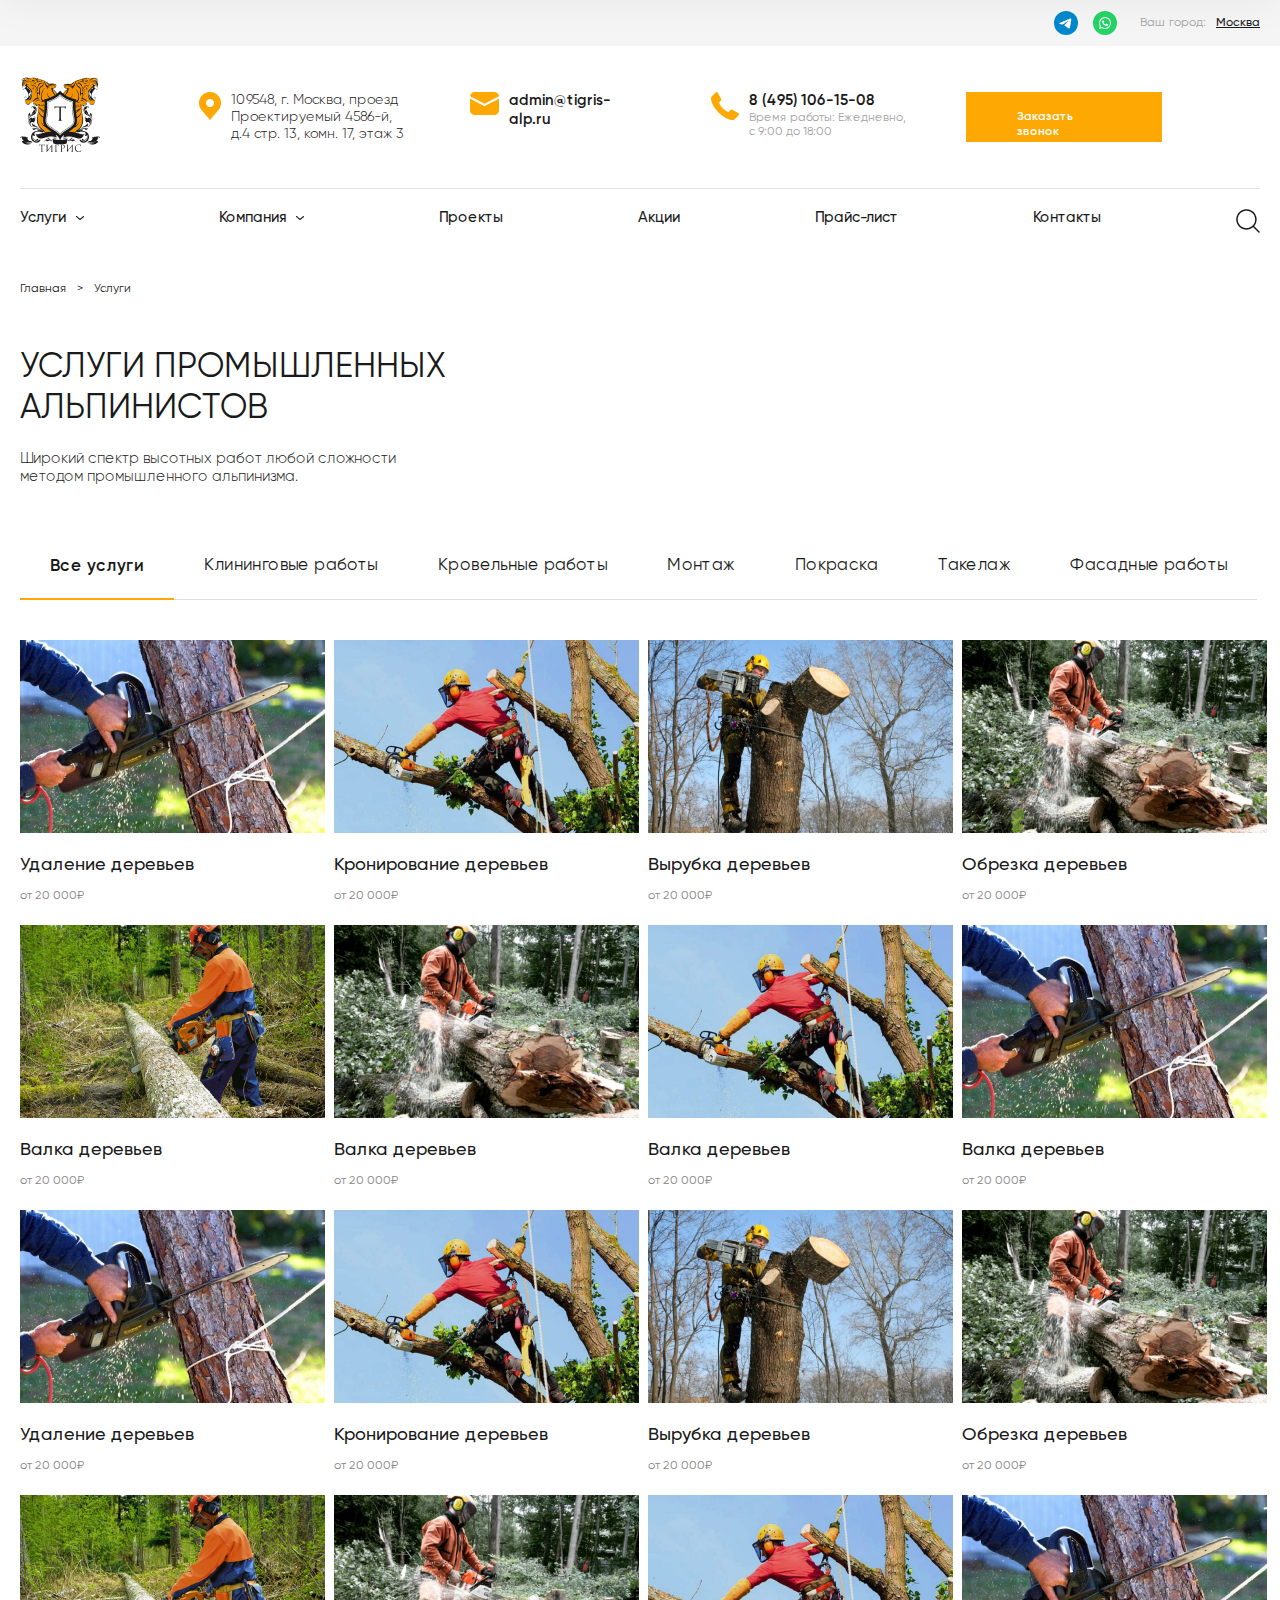
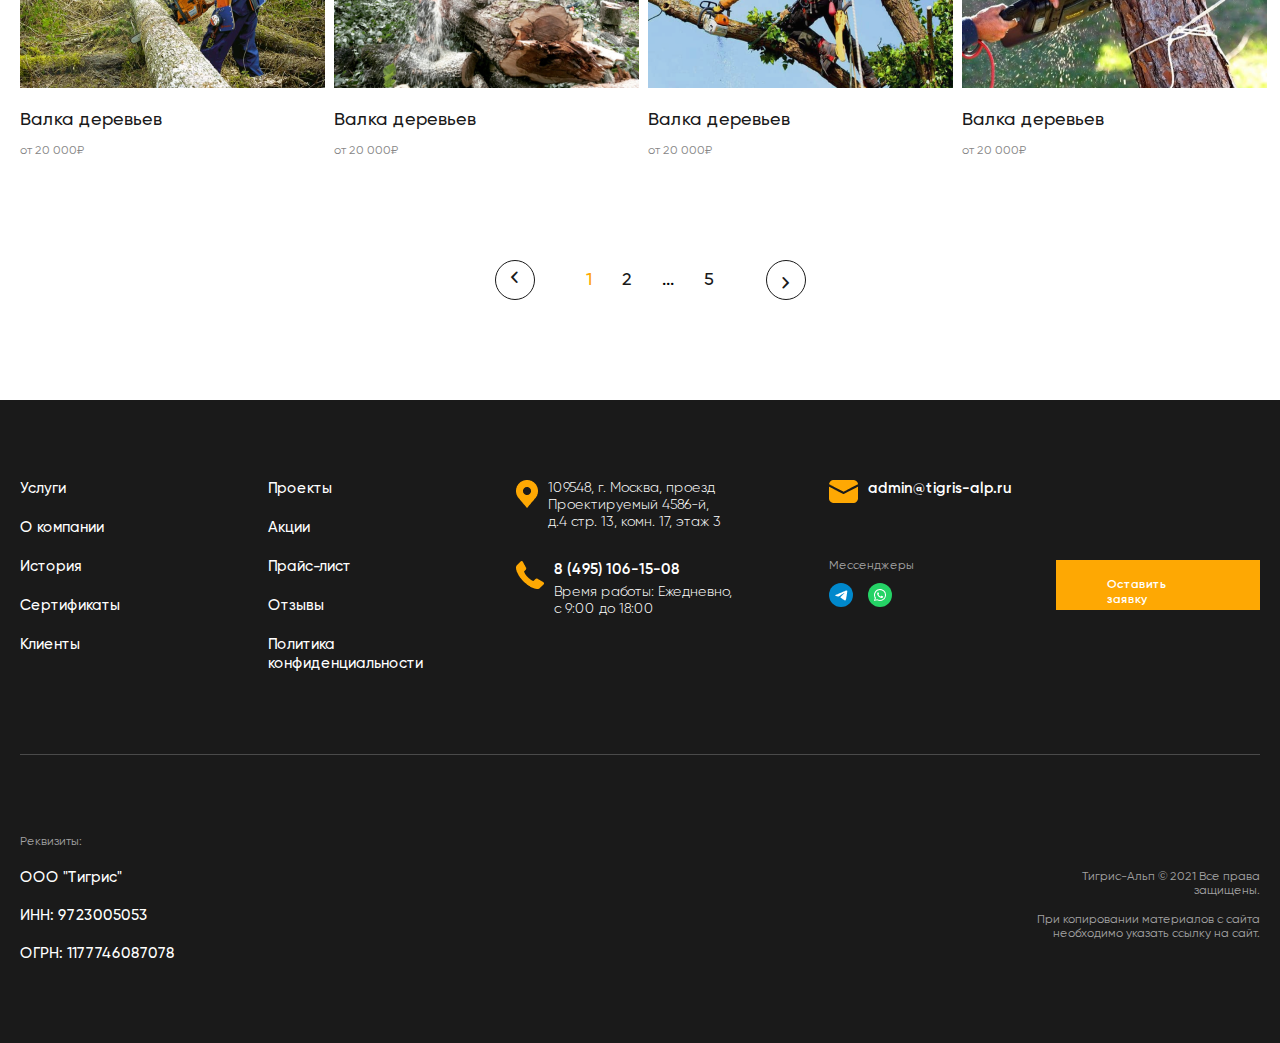
<file: services.html>
<!DOCTYPE html>
<html lang="en">
<head>
    <meta charset="UTF-8">
    <meta http-equiv="X-UA-Compatible" content="IE=edge">
    <meta name="viewport" content="width=device-width, initial-scale=1.0">
    <title>Услуги</title>
    <link rel="icon" href="img/nav/favicon.ico" type="image/x-icon">
    <link rel="stylesheet" href="font/gilroy/stylesheet.css">
    <link rel="stylesheet" href="icons/arrow/fontello.css">
    <link rel="stylesheet" href="css/style.css">
</head>
<body>
    <header>
        <section class="navigation">
            
            <div class="navigation_wrapper">

                <div class="top_line">
                    <div class="container">
                        <div class="top_line_wrapper">

                            <div class="social_links">
                                <a href="#">
                                    <img src="img/links/telegram.png" alt="">
                                </a>
                                <a href="#">
                                    <img src="img/links/whatsapp.png" alt="">
                                </a>
                            </div>

                            <div class="your_sity">
                                <span>Ваш город:</span>
                                <a href="#">Москва</a>
                            </div>  
                        </div>
                       
                    </div>
                   
                </div>

                <div class="header_info">
                    <div class="container">

                        <div class="header_info_wrapper">

                            <div class="logo">
                                <img src="img/nav/logo.png" alt="">
                            </div>

                            <div class="info">

                                <div class="geo">
                                    <div class="icon">
                                        <img src="img/nav/geo.png" alt="">
                                    </div>
                                    <div class="txt">
                                        <span>
                                            109548, г. Москва, проезд 
                                            Проектируемый 4586-й, 
                                            д.4 стр. 13, комн. 17, этаж 3
                                        </span>
                                    </div>
                                    
                                </div>
                                <div class="mail">
                                    <div class="icon">
                                        <img src="img/nav/mail.png" alt="">
                                    </div>
                                    <div class="txt">
                                        <a href="mailto:admin@tigris-alp.ru">admin@tigris-alp.ru</a>
                                    </div>
                                    
                                </div>
                                <div class="phone">
                                    <div class="icon">
                                        <img src="img/nav/phone.png" alt="">
                                    </div>
                                    <div class="txt">
                                        <a href="tel:+84951061508">8 (495) 106-15-08</a>
                                        <span>
                                            Время работы: Ежедневно, <br>
                                            с 9:00 до 18:00
                                        </span>
                                    </div>
                                    
                                </div>
                                <div class="btn">

                                    <a href="#" class="order_call btn_hover open_modal_form">
                                        Заказать звонок
                                    </a>

                                </div>
                               
                            </div>
                            <div class="phone_mobile">
                                <div class="icon">
                                    <img src="img/nav/phone.png" alt="">
                                </div>
                                <div class="txt">
                                    <a href="tel:+84951061508">8 (495) 106-15-08</a>
                                   
                                </div>
                                
                            </div>





                            <div class="burger">
                                <div class="burger_btn">
                                    <div class="burger_line_one"></div>
                                    <div class="burger_line_two"></div>
                                    <div class="burger_line_three"></div>
                                </div>
                                <div class="burger_menu">
                                    <div class="closeMenu_btn">

                                        <div class="close_btn">
                                            <div></div>
                                            <div></div>
                                        </div>
                                    </div>
                                    <ul>
                                        <li>
                                            <div class="burger_down_menu">
                                                <span>Услуги</span>
                                                <div class="icon">
                                                    <i class="icon-left-open-mini"></i>
                                                </div>
                                               
                                            </div>
                                            <div class="li_down_menu">
                                                <ul>
                                                    <li>
                                                        <a href="#">Услуга 1</a>
                                                    </li>
                                                    <li>
                                                        <a href="#">Услуга 2</a>
                                                    </li>
                                                    <li>
                                                        <a href="#">Услуга 3</a>
                                                    </li>
                                                    <li>
                                                        <a href="#">Услуга 4</a>
                                                    </li>
                                                    <li>
                                                        <a href="#">Услуга 5</a>
                                                    </li>
                                                </ul>
                                            </div>
                                        </li>

                                        <li>
                                            <div class="burger_down_menu">
                                                <span>Компания</span>
                                                <div class="icon">
                                                    <i class="icon-left-open-mini"></i>
                                                </div>
                                               
                                            </div>
                                            <div class="li_down_menu">
                                                <ul>
                                                    <li>
                                                        <a href="#">Компания 1</a>
                                                    </li>
                                                    <li>
                                                        <a href="#">Компания 2</a>
                                                    </li>
                                                    <li>
                                                        <a href="#">Компания 3</a>
                                                    </li>
                                                    <li>
                                                        <a href="#">Компания 4</a>
                                                    </li>
                                                    <li>
                                                        <a href="#">Компания 5</a>
                                                    </li>
                                                </ul>
                                            </div>
                                        </li>



                                        <li><a href="#">Проекты</a></li>
                                        <li><a href="#">Акции</a></li>
                                        <li><a href="#">Прайс-лист</a></li>
                                        <li><a href="#">Контакты</a></li>
                                        <li>
                                            <div class="geo">
                                                <div class="icon">
                                                    <img src="img/nav/geo.png" alt="">
                                                </div>
                                                <div class="txt">
                                                    <span>
                                                        109548, г. Москва, проезд <br>
                                                        Проектируемый 4586-й, <br>
                                                        д.4 стр. 13, комн. 17, этаж 3
                                                    </span>
                                                </div>
                                            </div>
                                        </li>
                                        <li>
                                            <div class="mail">
                                                <div class="icon">
                                                    <img src="img/nav/mail.png" alt="">
                                                </div>
                                                <div class="txt">
                                                    <a href="mailto:admin@tigris-alp.ru">admin@tigris-alp.ru</a>
                                                </div>
                                            </div>
                                        </li>
                                        <li>
                                            <a href="#" class="order_call btn_hover open_modal_form">
                                                Заказать звонок
                                            </a>
                                        </li>
                                    </ul>
                                </div>
                            </div>
                        </div>
                        
                    </div>
                </div>

                <div class="nav_links">
                    <div class="container">
                        <div class="nav_links_wrapper">
                            <ul>
                                <li>
                                    <div class="down_menu">
                                        <span>Услуги</span>
                                        <div class="icon">
                                            <img src="img/nav/arrow.png" alt="">
                                        </div>
                                       
                                    </div>
                                    <div class="li_down_menu">
                                        <ul>
                                            <li>
                                                <a href="#">Услуга 1</a>
                                            </li>
                                            <li>
                                                <a href="#">Услуга 2</a>
                                            </li>
                                            <li>
                                                <a href="#">Услуга 3</a>
                                            </li>
                                            <li>
                                                <a href="#">Услуга 4</a>
                                            </li>
                                            <li>
                                                <a href="#">Услуга 5</a>
                                            </li>
                                        </ul>
                                    </div>
                                    
                                </li>
                                <li>
                                    <div class="down_menu">
                                        <span>Компания</span>
                                        <div class="icon">
                                            <img src="img/nav/arrow.png" alt="">
                                        </div>
                                    </div>
                                    <div class="li_down_menu">
                                        <ul>
                                            <li>
                                                <a href="#">Компания 1</a>
                                            </li>
                                            <li>
                                                <a href="#">Компания 2</a>
                                            </li>
                                            <li>
                                                <a href="#">Компания 3</a>
                                            </li>
                                            <li>
                                                <a href="#">Компания 4</a>
                                            </li>
                                            <li>
                                                <a href="#">Компания 5</a>
                                            </li>
                                        </ul>
                                    </div>
                                </li>
                                <li>
                                    <a href="#">Проекты</a>
                                </li>
                                <li>
                                    <a href="#">Акции</a>
                                </li>
                                <li>
                                    <a href="#">Прайс-лист</a>
                                </li>
                                <li>
                                    <a href="#">Контакты</a>
                                </li>
                                <li>
                                    <a href="#">
                                        <img src="img/nav/search.png" alt="">
                                    </a>
                                </li>
                            </ul>
                        </div>
                    </div>
                </div>


               

            </div>
            
        </section>
        <section class="fixed_nav">
            <div class="container">
                <div class="fixed_nav_wrapper">
                    <div class="logo">

                        <img src="img/nav/logo_fix_nav.png" alt="">
                    </div>

                    <div class="nav_links_wrapper">
                        <ul>
                            <li>
                                <div class="down_menu">
                                    <span>Услуги</span>
                                    <div class="icon">
                                        <img src="img/nav/arrow.png" alt="">
                                    </div>
                                </div>
                                <div class="li_down_menu">
                                    <ul>
                                        <li>
                                            <a href="#">Услуги 1</a>
                                        </li>
                                        <li>
                                            <a href="#">Услуги 2</a>
                                        </li>
                                        <li>
                                            <a href="#">Услуги 3</a>
                                        </li>
                                        <li>
                                            <a href="#">Услуги 4</a>
                                        </li>
                                        <li>
                                            <a href="#">Услуги 5</a>
                                        </li>
                                    </ul>
                                </div>
                            </li>
                            <li>
                                <div class="down_menu">
                                    <span>Компания</span>
                                    <div class="icon">
                                        <img src="img/nav/arrow.png" alt="">
                                    </div>
                                </div>
                                <div class="li_down_menu">
                                    <ul>
                                        <li>
                                            <a href="#">Компания 1</a>
                                        </li>
                                        <li>
                                            <a href="#">Компания 2</a>
                                        </li>
                                        <li>
                                            <a href="#">Компания 3</a>
                                        </li>
                                        <li>
                                            <a href="#">Компания 4</a>
                                        </li>
                                        <li>
                                            <a href="#">Компания 5</a>
                                        </li>
                                    </ul>
                                </div>
                            </li>
                            <li>
                                <a href="#">Проекты</a>
                            </li>
                            <li>
                                <a href="#">Акции</a>
                            </li>
                            <li>
                                <a href="#">Прайс-лист</a>
                            </li>
                            <li>
                                <a href="#">Контакты</a>
                            </li>
                            <li>
                                <a href="#">
                                    <img src="img/nav/search.png" alt="">
                                </a>
                            </li>
                        </ul>
                    </div>
                    <div class="phone_mobile">
                        <div class="icon">
                            <img src="img/nav/phone.png" alt="">
                        </div>
                        <div class="txt">
                            <a href="tel:+84951061508">8 (495) 106-15-08</a>
                           
                        </div>
                        
                    </div>
                    <div class="burger">
                        <div class="burger_btn">
                            <div class="burger_line_one"></div>
                            <div class="burger_line_two"></div>
                            <div class="burger_line_three"></div>
                        </div>
                    </div>
                </div>
            </div>
        </section>
    </header>

    <main>
        <div class="modal_bg_fon"></div>
        <div class="form_modal">
            <div class="close-form_modal">
                <svg width="19" height="19" viewBox="0 0 19 19" fill="none" xmlns="http://www.w3.org/2000/svg">
                    <path d="M11.41 9L18.7 1.71C18.8638 1.5187 18.9494 1.27262 18.9397 1.02095C18.93 0.769272 18.8256 0.530533 18.6475 0.352439C18.4694 0.174344 18.2307 0.0700115 17.979 0.0602903C17.7274 0.0505692 17.4813 0.136176 17.29 0.300002L9.99997 7.59L2.70997 0.290002C2.51867 0.126176 2.2726 0.0405699 2.02092 0.0502911C1.76924 0.0600122 1.53051 0.164344 1.35241 0.342439C1.17432 0.520533 1.06998 0.759272 1.06026 1.01095C1.05054 1.26262 1.13615 1.5087 1.29997 1.7L8.58997 9L1.28997 16.29C1.18529 16.3797 1.10027 16.49 1.04025 16.614C0.980225 16.7381 0.946494 16.8732 0.941175 17.0109C0.935855 17.1487 0.959061 17.286 1.00934 17.4143C1.05961 17.5427 1.13587 17.6592 1.23332 17.7567C1.33078 17.8541 1.44733 17.9304 1.57565 17.9806C1.70398 18.0309 1.84131 18.0541 1.97903 18.0488C2.11675 18.0435 2.25188 18.0098 2.37594 17.9497C2.50001 17.8897 2.61033 17.8047 2.69997 17.7L9.99997 10.41L17.29 17.7C17.4813 17.8638 17.7274 17.9494 17.979 17.9397C18.2307 17.93 18.4694 17.8257 18.6475 17.6476C18.8256 17.4695 18.93 17.2307 18.9397 16.9791C18.9494 16.7274 18.8638 16.4813 18.7 16.29L11.41 9Z" fill="#FEA803"/>
                    </svg>
                    
            </div>
            <h3>Заказать звонок</h3>
            <p>Представьтесь, мы вам перезвоним.</p>
            <form id="main_form_modal">
                <input type="text" name="name" id="name" placeholder="Ваше имя *">
                <input type="tel" name="phone" id="phone" placeholder="Телефон *">
                <div class="label_check">
                    <label >
                        <input type="checkbox" class="checkbox">
                        <span class="fake">
                            <i class="icon-ok"></i>
                        </span>
                        <span class="txt">Я согласен на <a href="#">обработку персональных данных</a> </span>
                    </label>
                </div>
                <div id="error"></div>
                <div id="acept"></div>
                <button type="submit" class="btn_hover">
                    Отправить
                </button>

            </form>
        </div>




        <section class="page_nav">
            <div class="container">
                <div class="page_nav_wrapper">
                    <ul>
                        <li>
                            <a href="#">Главная</a>
                        </li>
                        <li>
                            <span>Услуги</span>
                        </li>   
                    </ul>
                </div>
            </div>
        </section>


        <section class="services services_mod">
            <div class="container">
                <div class="services_wrapper">
                    <div class="title">
                        <h1>
                            УСЛУГИ ПРОМЫШЛЕННЫХ
                            АЛЬПИНИСТОВ
                        </h1>
                        <p>
                            Широкий спектр высотных работ любой сложности методом промышленного альпинизма.
                        </p>
                    </div>


                    <div class="services_content">
                        <div class="tab_links">
                            <ul>
                                <li class="tab_links_item tabs-active" >
                                    <a href="# " data-tab="#tab-1">Все услуги</a>
                                </li>
                                <li class="tab_links_item" >
                                    <a href="#" data-tab="#tab-2">Клининговые работы</a>
                                </li>
                                <li class="tab_links_item" >
                                    <a href="#" data-tab="#tab-3">Кровельные работы</a>
                                </li>
                                <li class="tab_links_item" >
                                    <a href="#" data-tab="#tab-4">Монтаж</a>
                                </li>
                                <li class="tab_links_item" >
                                    <a href="#" data-tab="#tab-5">Покраска</a>
                                </li>
                                <li class="tab_links_item" >
                                    <a href="#" data-tab="#tab-6">Такелаж</a>
                                </li>
                                <li class="tab_links_item" >
                                    <a href="#" data-tab="#tab-7">Фасадные работы</a>
                                </li>
                            </ul>
                        </div>
                        <div class="tab_content tab_content-active" id="tab-1">
                            

                            <div class="tab_content_body">
                                <a href="#" class="tab_content_item">
                                    <div class="img">
                                        <img src="img/tab_content/img1.png" alt="">
                                    </div>
                                    <div class="txt">
                                        <p>Удаление деревьев</p>
                                        <span>от 20 000₽</span>
                                    </div>
                                </a>
                                <a href="#" class="tab_content_item">
                                    <div class="img">
                                        <img src="img/tab_content/img2.png" alt="">
                                    </div>
                                    <div class="txt">
                                        <p>Кронирование деревьев</p>
                                        <span>от 20 000₽</span>
                                    </div>
                                </a>
                                <a href="#" class="tab_content_item">
                                    <div class="img">
                                        <img src="img/tab_content/img3.png" alt="">
                                    </div>
                                    <div class="txt">
                                        <p>Вырубка деревьев</p>
                                        <span>от 20 000₽</span>
                                    </div>
                                </a>
                                <a href="#" class="tab_content_item">
                                    <div class="img">
                                        <img src="img/tab_content/img4.png" alt="">
                                    </div>
                                    <div class="txt">
                                        <p>Обрезка деревьев</p>
                                        <span>от 20 000₽</span>
                                    </div>
                                </a>
    
                                <a href="#" class="tab_content_item">
                                    <div class="img">
                                        <img src="img/tab_content/img5.png" alt="">
                                    </div>
                                    <div class="txt">
                                        <p>Валка деревьев</p>
                                        <span>от 20 000₽</span>
                                    </div>
                                </a>
                                <a href="#" class="tab_content_item">
                                    <div class="img">
                                        <img src="img/tab_content/img4.png" alt="">
                                    </div>
                                    <div class="txt">
                                        <p>Валка деревьев</p>
                                        <span>от 20 000₽</span>
                                    </div>
                                </a>
                                <a href="#" class="tab_content_item">
                                    <div class="img">
                                        <img src="img/tab_content/img2.png" alt="">
                                    </div>
                                    <div class="txt">
                                        <p>Валка деревьев</p>
                                        <span>от 20 000₽</span>
                                    </div>
                                </a>
                                <a href="#" class="tab_content_item">
                                    <div class="img">
                                        <img src="img/tab_content/img1.png" alt="">
                                    </div>
                                    <div class="txt">
                                        <p>Валка деревьев</p>
                                        <span>от 20 000₽</span>
                                    </div>
                                </a>
    
                                <a href="#" class="tab_content_item">
                                    <div class="img">
                                        <img src="img/tab_content/img1.png" alt="">
                                    </div>
                                    <div class="txt">
                                        <p>Удаление деревьев</p>
                                        <span>от 20 000₽</span>
                                    </div>
                                </a>
                                <a href="#" class="tab_content_item">
                                    <div class="img">
                                        <img src="img/tab_content/img2.png" alt="">
                                    </div>
                                    <div class="txt">
                                        <p>Кронирование деревьев</p>
                                        <span>от 20 000₽</span>
                                    </div>
                                </a>
                                <a href="#" class="tab_content_item">
                                    <div class="img">
                                        <img src="img/tab_content/img3.png" alt="">
                                    </div>
                                    <div class="txt">
                                        <p>Вырубка деревьев</p>
                                        <span>от 20 000₽</span>
                                    </div>
                                </a>
                                <a href="#" class="tab_content_item">
                                    <div class="img">
                                        <img src="img/tab_content/img4.png" alt="">
                                    </div>
                                    <div class="txt">
                                        <p>Обрезка деревьев</p>
                                        <span>от 20 000₽</span>
                                    </div>
                                </a>
    
                                <a href="#" class="tab_content_item">
                                    <div class="img">
                                        <img src="img/tab_content/img5.png" alt="">
                                    </div>
                                    <div class="txt">
                                        <p>Валка деревьев</p>
                                        <span>от 20 000₽</span>
                                    </div>
                                </a>
                                <a href="#" class="tab_content_item">
                                    <div class="img">
                                        <img src="img/tab_content/img4.png" alt="">
                                    </div>
                                    <div class="txt">
                                        <p>Валка деревьев</p>
                                        <span>от 20 000₽</span>
                                    </div>
                                </a>
                                <a href="#" class="tab_content_item">
                                    <div class="img">
                                        <img src="img/tab_content/img2.png" alt="">
                                    </div>
                                    <div class="txt">
                                        <p>Валка деревьев</p>
                                        <span>от 20 000₽</span>
                                    </div>
                                </a>
                                <a href="#" class="tab_content_item">
                                    <div class="img">
                                        <img src="img/tab_content/img1.png" alt="">
                                    </div>
                                    <div class="txt">
                                        <p>Валка деревьев</p>
                                        <span>от 20 000₽</span>
                                    </div>
                                </a>
                            </div>
                            <div class="pagination">
                                <a href="#" class="prev_arrow pag_btn">

                                   <i class="icon-left-open-mini"></i>
                                        
                                </a>

                                <ul>
                                    <li>
                                        <a href="#" class="num_page num_page-active">1</a>
                                    </li>
                                    <li>
                                        <a href="#" class="num_page">2</a>
                                    </li>
                                    <li>
                                        ...
                                    </li>
                                    <li>
                                        <a href="#" class="num_page">5</a>
                                    </li>
                                </ul>

                                <a href="#" class="next_arrow pag_btn">

                                    <i class="icon-left-open-mini"></i>
                                        
                                </a>
                            </div>
                        </div>
                        <div class="tab_content" id="tab-2">
                            
                            <div class="tab_content_body">
                                <a href="#" class="tab_content_item">
                                    <div class="img">
                                        <img src="img/tab_content/img1.png" alt="">
                                    </div>
                                    <div class="txt">
                                        <p>Удаление деревьев</p>
                                        <span>от 20 000₽</span>
                                    </div>
                                </a>
                                <a href="#" class="tab_content_item">
                                    <div class="img">
                                        <img src="img/tab_content/img2.png" alt="">
                                    </div>
                                    <div class="txt">
                                        <p>Кронирование деревьев</p>
                                        <span>от 20 000₽</span>
                                    </div>
                                </a>
                                <a href="#" class="tab_content_item">
                                    <div class="img">
                                        <img src="img/tab_content/img3.png" alt="">
                                    </div>
                                    <div class="txt">
                                        <p>Вырубка деревьев</p>
                                        <span>от 20 000₽</span>
                                    </div>
                                </a>
                                <a href="#" class="tab_content_item">
                                    <div class="img">
                                        <img src="img/tab_content/img4.png" alt="">
                                    </div>
                                    <div class="txt">
                                        <p>Обрезка деревьев</p>
                                        <span>от 20 000₽</span>
                                    </div>
                                </a>
    
                                <a href="#" class="tab_content_item">
                                    <div class="img">
                                        <img src="img/tab_content/img5.png" alt="">
                                    </div>
                                    <div class="txt">
                                        <p>Валка деревьев</p>
                                        <span>от 20 000₽</span>
                                    </div>
                                </a>
                                <a href="#" class="tab_content_item">
                                    <div class="img">
                                        <img src="img/tab_content/img4.png" alt="">
                                    </div>
                                    <div class="txt">
                                        <p>Валка деревьев</p>
                                        <span>от 20 000₽</span>
                                    </div>
                                </a>
                                <a href="#" class="tab_content_item">
                                    <div class="img">
                                        <img src="img/tab_content/img2.png" alt="">
                                    </div>
                                    <div class="txt">
                                        <p>Валка деревьев</p>
                                        <span>от 20 000₽</span>
                                    </div>
                                </a>
                                <a href="#" class="tab_content_item">
                                    <div class="img">
                                        <img src="img/tab_content/img1.png" alt="">
                                    </div>
                                    <div class="txt">
                                        <p>Валка деревьев</p>
                                        <span>от 20 000₽</span>
                                    </div>
                                </a>
    
                                <a href="#" class="tab_content_item">
                                    <div class="img">
                                        <img src="img/tab_content/img1.png" alt="">
                                    </div>
                                    <div class="txt">
                                        <p>Удаление деревьев</p>
                                        <span>от 20 000₽</span>
                                    </div>
                                </a>
                                <a href="#" class="tab_content_item">
                                    <div class="img">
                                        <img src="img/tab_content/img2.png" alt="">
                                    </div>
                                    <div class="txt">
                                        <p>Кронирование деревьев</p>
                                        <span>от 20 000₽</span>
                                    </div>
                                </a>
                                <a href="#" class="tab_content_item">
                                    <div class="img">
                                        <img src="img/tab_content/img3.png" alt="">
                                    </div>
                                    <div class="txt">
                                        <p>Вырубка деревьев</p>
                                        <span>от 20 000₽</span>
                                    </div>
                                </a>
                                <a href="#" class="tab_content_item">
                                    <div class="img">
                                        <img src="img/tab_content/img4.png" alt="">
                                    </div>
                                    <div class="txt">
                                        <p>Обрезка деревьев</p>
                                        <span>от 20 000₽</span>
                                    </div>
                                </a>
    
                                <a href="#" class="tab_content_item">
                                    <div class="img">
                                        <img src="img/tab_content/img5.png" alt="">
                                    </div>
                                    <div class="txt">
                                        <p>Валка деревьев</p>
                                        <span>от 20 000₽</span>
                                    </div>
                                </a>
                                <a href="#" class="tab_content_item">
                                    <div class="img">
                                        <img src="img/tab_content/img4.png" alt="">
                                    </div>
                                    <div class="txt">
                                        <p>Валка деревьев</p>
                                        <span>от 20 000₽</span>
                                    </div>
                                </a>
                                <a href="#" class="tab_content_item">
                                    <div class="img">
                                        <img src="img/tab_content/img2.png" alt="">
                                    </div>
                                    <div class="txt">
                                        <p>Валка деревьев</p>
                                        <span>от 20 000₽</span>
                                    </div>
                                </a>
                                <a href="#" class="tab_content_item">
                                    <div class="img">
                                        <img src="img/tab_content/img1.png" alt="">
                                    </div>
                                    <div class="txt">
                                        <p>Валка деревьев</p>
                                        <span>от 20 000₽</span>
                                    </div>
                                </a>
                            </div>
                            <div class="pagination">
                                <a href="#" class="prev_arrow pag_btn">

                                   <i class="icon-left-open-mini"></i>
                                        
                                </a>

                                <ul>
                                    <li>
                                        <a href="#" class="num_page num_page-active">1</a>
                                    </li>
                                    <li>
                                        <a href="#" class="num_page">2</a>
                                    </li>
                                    <li>
                                        ...
                                    </li>
                                    <li>
                                        <a href="#" class="num_page">5</a>
                                    </li>
                                </ul>

                                <a href="#" class="next_arrow pag_btn">

                                    <i class="icon-left-open-mini"></i>
                                        
                                </a>
                            </div>
                        </div>
                        <div class="tab_content" id="tab-3">
                            
                            <div class="tab_content_body">
                                <a href="#" class="tab_content_item">
                                    <div class="img">
                                        <img src="img/tab_content/img1.png" alt="">
                                    </div>
                                    <div class="txt">
                                        <p>Удаление деревьев</p>
                                        <span>от 20 000₽</span>
                                    </div>
                                </a>
                                <a href="#" class="tab_content_item">
                                    <div class="img">
                                        <img src="img/tab_content/img2.png" alt="">
                                    </div>
                                    <div class="txt">
                                        <p>Кронирование деревьев</p>
                                        <span>от 20 000₽</span>
                                    </div>
                                </a>
                                <a href="#" class="tab_content_item">
                                    <div class="img">
                                        <img src="img/tab_content/img3.png" alt="">
                                    </div>
                                    <div class="txt">
                                        <p>Вырубка деревьев</p>
                                        <span>от 20 000₽</span>
                                    </div>
                                </a>
                                <a href="#" class="tab_content_item">
                                    <div class="img">
                                        <img src="img/tab_content/img4.png" alt="">
                                    </div>
                                    <div class="txt">
                                        <p>Обрезка деревьев</p>
                                        <span>от 20 000₽</span>
                                    </div>
                                </a>
    
                                <a href="#" class="tab_content_item">
                                    <div class="img">
                                        <img src="img/tab_content/img5.png" alt="">
                                    </div>
                                    <div class="txt">
                                        <p>Валка деревьев</p>
                                        <span>от 20 000₽</span>
                                    </div>
                                </a>
                                <a href="#" class="tab_content_item">
                                    <div class="img">
                                        <img src="img/tab_content/img4.png" alt="">
                                    </div>
                                    <div class="txt">
                                        <p>Валка деревьев</p>
                                        <span>от 20 000₽</span>
                                    </div>
                                </a>
                                <a href="#" class="tab_content_item">
                                    <div class="img">
                                        <img src="img/tab_content/img2.png" alt="">
                                    </div>
                                    <div class="txt">
                                        <p>Валка деревьев</p>
                                        <span>от 20 000₽</span>
                                    </div>
                                </a>
                                <a href="#" class="tab_content_item">
                                    <div class="img">
                                        <img src="img/tab_content/img1.png" alt="">
                                    </div>
                                    <div class="txt">
                                        <p>Валка деревьев</p>
                                        <span>от 20 000₽</span>
                                    </div>
                                </a>
    
                                <a href="#" class="tab_content_item">
                                    <div class="img">
                                        <img src="img/tab_content/img1.png" alt="">
                                    </div>
                                    <div class="txt">
                                        <p>Удаление деревьев</p>
                                        <span>от 20 000₽</span>
                                    </div>
                                </a>
                                <a href="#" class="tab_content_item">
                                    <div class="img">
                                        <img src="img/tab_content/img2.png" alt="">
                                    </div>
                                    <div class="txt">
                                        <p>Кронирование деревьев</p>
                                        <span>от 20 000₽</span>
                                    </div>
                                </a>
                                <a href="#" class="tab_content_item">
                                    <div class="img">
                                        <img src="img/tab_content/img3.png" alt="">
                                    </div>
                                    <div class="txt">
                                        <p>Вырубка деревьев</p>
                                        <span>от 20 000₽</span>
                                    </div>
                                </a>
                                <a href="#" class="tab_content_item">
                                    <div class="img">
                                        <img src="img/tab_content/img4.png" alt="">
                                    </div>
                                    <div class="txt">
                                        <p>Обрезка деревьев</p>
                                        <span>от 20 000₽</span>
                                    </div>
                                </a>
    
                                <a href="#" class="tab_content_item">
                                    <div class="img">
                                        <img src="img/tab_content/img5.png" alt="">
                                    </div>
                                    <div class="txt">
                                        <p>Валка деревьев</p>
                                        <span>от 20 000₽</span>
                                    </div>
                                </a>
                                <a href="#" class="tab_content_item">
                                    <div class="img">
                                        <img src="img/tab_content/img4.png" alt="">
                                    </div>
                                    <div class="txt">
                                        <p>Валка деревьев</p>
                                        <span>от 20 000₽</span>
                                    </div>
                                </a>
                                <a href="#" class="tab_content_item">
                                    <div class="img">
                                        <img src="img/tab_content/img2.png" alt="">
                                    </div>
                                    <div class="txt">
                                        <p>Валка деревьев</p>
                                        <span>от 20 000₽</span>
                                    </div>
                                </a>
                                <a href="#" class="tab_content_item">
                                    <div class="img">
                                        <img src="img/tab_content/img1.png" alt="">
                                    </div>
                                    <div class="txt">
                                        <p>Валка деревьев</p>
                                        <span>от 20 000₽</span>
                                    </div>
                                </a>
                            </div>
                            <div class="pagination">
                                <a href="#" class="prev_arrow pag_btn">

                                   <i class="icon-left-open-mini"></i>
                                        
                                </a>

                                <ul>
                                    <li>
                                        <a href="#" class="num_page num_page-active">1</a>
                                    </li>
                                    <li>
                                        <a href="#" class="num_page">2</a>
                                    </li>
                                    <li>
                                        ...
                                    </li>
                                    <li>
                                        <a href="#" class="num_page">5</a>
                                    </li>
                                </ul>

                                <a href="#" class="next_arrow pag_btn">

                                    <i class="icon-left-open-mini"></i>
                                        
                                </a>
                            </div>
                        </div>
                        <div class="tab_content" id="tab-4">
                            
                            <div class="tab_content_body">
                                <a href="#" class="tab_content_item">
                                    <div class="img">
                                        <img src="img/tab_content/img1.png" alt="">
                                    </div>
                                    <div class="txt">
                                        <p>Удаление деревьев</p>
                                        <span>от 20 000₽</span>
                                    </div>
                                </a>
                                <a href="#" class="tab_content_item">
                                    <div class="img">
                                        <img src="img/tab_content/img2.png" alt="">
                                    </div>
                                    <div class="txt">
                                        <p>Кронирование деревьев</p>
                                        <span>от 20 000₽</span>
                                    </div>
                                </a>
                                <a href="#" class="tab_content_item">
                                    <div class="img">
                                        <img src="img/tab_content/img3.png" alt="">
                                    </div>
                                    <div class="txt">
                                        <p>Вырубка деревьев</p>
                                        <span>от 20 000₽</span>
                                    </div>
                                </a>
                                <a href="#" class="tab_content_item">
                                    <div class="img">
                                        <img src="img/tab_content/img4.png" alt="">
                                    </div>
                                    <div class="txt">
                                        <p>Обрезка деревьев</p>
                                        <span>от 20 000₽</span>
                                    </div>
                                </a>
    
                                <a href="#" class="tab_content_item">
                                    <div class="img">
                                        <img src="img/tab_content/img5.png" alt="">
                                    </div>
                                    <div class="txt">
                                        <p>Валка деревьев</p>
                                        <span>от 20 000₽</span>
                                    </div>
                                </a>
                                <a href="#" class="tab_content_item">
                                    <div class="img">
                                        <img src="img/tab_content/img4.png" alt="">
                                    </div>
                                    <div class="txt">
                                        <p>Валка деревьев</p>
                                        <span>от 20 000₽</span>
                                    </div>
                                </a>
                                <a href="#" class="tab_content_item">
                                    <div class="img">
                                        <img src="img/tab_content/img2.png" alt="">
                                    </div>
                                    <div class="txt">
                                        <p>Валка деревьев</p>
                                        <span>от 20 000₽</span>
                                    </div>
                                </a>
                                <a href="#" class="tab_content_item">
                                    <div class="img">
                                        <img src="img/tab_content/img1.png" alt="">
                                    </div>
                                    <div class="txt">
                                        <p>Валка деревьев</p>
                                        <span>от 20 000₽</span>
                                    </div>
                                </a>
    
                                <a href="#" class="tab_content_item">
                                    <div class="img">
                                        <img src="img/tab_content/img1.png" alt="">
                                    </div>
                                    <div class="txt">
                                        <p>Удаление деревьев</p>
                                        <span>от 20 000₽</span>
                                    </div>
                                </a>
                                <a href="#" class="tab_content_item">
                                    <div class="img">
                                        <img src="img/tab_content/img2.png" alt="">
                                    </div>
                                    <div class="txt">
                                        <p>Кронирование деревьев</p>
                                        <span>от 20 000₽</span>
                                    </div>
                                </a>
                                <a href="#" class="tab_content_item">
                                    <div class="img">
                                        <img src="img/tab_content/img3.png" alt="">
                                    </div>
                                    <div class="txt">
                                        <p>Вырубка деревьев</p>
                                        <span>от 20 000₽</span>
                                    </div>
                                </a>
                                <a href="#" class="tab_content_item">
                                    <div class="img">
                                        <img src="img/tab_content/img4.png" alt="">
                                    </div>
                                    <div class="txt">
                                        <p>Обрезка деревьев</p>
                                        <span>от 20 000₽</span>
                                    </div>
                                </a>
    
                                <a href="#" class="tab_content_item">
                                    <div class="img">
                                        <img src="img/tab_content/img5.png" alt="">
                                    </div>
                                    <div class="txt">
                                        <p>Валка деревьев</p>
                                        <span>от 20 000₽</span>
                                    </div>
                                </a>
                                <a href="#" class="tab_content_item">
                                    <div class="img">
                                        <img src="img/tab_content/img4.png" alt="">
                                    </div>
                                    <div class="txt">
                                        <p>Валка деревьев</p>
                                        <span>от 20 000₽</span>
                                    </div>
                                </a>
                                <a href="#" class="tab_content_item">
                                    <div class="img">
                                        <img src="img/tab_content/img2.png" alt="">
                                    </div>
                                    <div class="txt">
                                        <p>Валка деревьев</p>
                                        <span>от 20 000₽</span>
                                    </div>
                                </a>
                                <a href="#" class="tab_content_item">
                                    <div class="img">
                                        <img src="img/tab_content/img1.png" alt="">
                                    </div>
                                    <div class="txt">
                                        <p>Валка деревьев</p>
                                        <span>от 20 000₽</span>
                                    </div>
                                </a>
                            </div>
                            <div class="pagination">
                                <a href="#" class="prev_arrow pag_btn">

                                   <i class="icon-left-open-mini"></i>
                                        
                                </a>

                                <ul>
                                    <li>
                                        <a href="#" class="num_page num_page-active">1</a>
                                    </li>
                                    <li>
                                        <a href="#" class="num_page">2</a>
                                    </li>
                                    <li>
                                        ...
                                    </li>
                                    <li>
                                        <a href="#" class="num_page">5</a>
                                    </li>
                                </ul>

                                <a href="#" class="next_arrow pag_btn">

                                    <i class="icon-left-open-mini"></i>
                                        
                                </a>
                            </div>
                        </div>
                        <div class="tab_content" id="tab-5">
                           
                            <div class="tab_content_body">
                                <a href="#" class="tab_content_item">
                                    <div class="img">
                                        <img src="img/tab_content/img1.png" alt="">
                                    </div>
                                    <div class="txt">
                                        <p>Удаление деревьев</p>
                                        <span>от 20 000₽</span>
                                    </div>
                                </a>
                                <a href="#" class="tab_content_item">
                                    <div class="img">
                                        <img src="img/tab_content/img2.png" alt="">
                                    </div>
                                    <div class="txt">
                                        <p>Кронирование деревьев</p>
                                        <span>от 20 000₽</span>
                                    </div>
                                </a>
                                <a href="#" class="tab_content_item">
                                    <div class="img">
                                        <img src="img/tab_content/img3.png" alt="">
                                    </div>
                                    <div class="txt">
                                        <p>Вырубка деревьев</p>
                                        <span>от 20 000₽</span>
                                    </div>
                                </a>
                                <a href="#" class="tab_content_item">
                                    <div class="img">
                                        <img src="img/tab_content/img4.png" alt="">
                                    </div>
                                    <div class="txt">
                                        <p>Обрезка деревьев</p>
                                        <span>от 20 000₽</span>
                                    </div>
                                </a>
    
                                <a href="#" class="tab_content_item">
                                    <div class="img">
                                        <img src="img/tab_content/img5.png" alt="">
                                    </div>
                                    <div class="txt">
                                        <p>Валка деревьев</p>
                                        <span>от 20 000₽</span>
                                    </div>
                                </a>
                                <a href="#" class="tab_content_item">
                                    <div class="img">
                                        <img src="img/tab_content/img4.png" alt="">
                                    </div>
                                    <div class="txt">
                                        <p>Валка деревьев</p>
                                        <span>от 20 000₽</span>
                                    </div>
                                </a>
                                <a href="#" class="tab_content_item">
                                    <div class="img">
                                        <img src="img/tab_content/img2.png" alt="">
                                    </div>
                                    <div class="txt">
                                        <p>Валка деревьев</p>
                                        <span>от 20 000₽</span>
                                    </div>
                                </a>
                                <a href="#" class="tab_content_item">
                                    <div class="img">
                                        <img src="img/tab_content/img1.png" alt="">
                                    </div>
                                    <div class="txt">
                                        <p>Валка деревьев</p>
                                        <span>от 20 000₽</span>
                                    </div>
                                </a>
    
                                <a href="#" class="tab_content_item">
                                    <div class="img">
                                        <img src="img/tab_content/img1.png" alt="">
                                    </div>
                                    <div class="txt">
                                        <p>Удаление деревьев</p>
                                        <span>от 20 000₽</span>
                                    </div>
                                </a>
                                <a href="#" class="tab_content_item">
                                    <div class="img">
                                        <img src="img/tab_content/img2.png" alt="">
                                    </div>
                                    <div class="txt">
                                        <p>Кронирование деревьев</p>
                                        <span>от 20 000₽</span>
                                    </div>
                                </a>
                                <a href="#" class="tab_content_item">
                                    <div class="img">
                                        <img src="img/tab_content/img3.png" alt="">
                                    </div>
                                    <div class="txt">
                                        <p>Вырубка деревьев</p>
                                        <span>от 20 000₽</span>
                                    </div>
                                </a>
                                <a href="#" class="tab_content_item">
                                    <div class="img">
                                        <img src="img/tab_content/img4.png" alt="">
                                    </div>
                                    <div class="txt">
                                        <p>Обрезка деревьев</p>
                                        <span>от 20 000₽</span>
                                    </div>
                                </a>
    
                                <a href="#" class="tab_content_item">
                                    <div class="img">
                                        <img src="img/tab_content/img5.png" alt="">
                                    </div>
                                    <div class="txt">
                                        <p>Валка деревьев</p>
                                        <span>от 20 000₽</span>
                                    </div>
                                </a>
                                <a href="#" class="tab_content_item">
                                    <div class="img">
                                        <img src="img/tab_content/img4.png" alt="">
                                    </div>
                                    <div class="txt">
                                        <p>Валка деревьев</p>
                                        <span>от 20 000₽</span>
                                    </div>
                                </a>
                                <a href="#" class="tab_content_item">
                                    <div class="img">
                                        <img src="img/tab_content/img2.png" alt="">
                                    </div>
                                    <div class="txt">
                                        <p>Валка деревьев</p>
                                        <span>от 20 000₽</span>
                                    </div>
                                </a>
                                <a href="#" class="tab_content_item">
                                    <div class="img">
                                        <img src="img/tab_content/img1.png" alt="">
                                    </div>
                                    <div class="txt">
                                        <p>Валка деревьев</p>
                                        <span>от 20 000₽</span>
                                    </div>
                                </a>
                            </div>
                            <div class="pagination">
                                <a href="#" class="prev_arrow pag_btn">

                                   <i class="icon-left-open-mini"></i>
                                        
                                </a>

                                <ul>
                                    <li>
                                        <a href="#" class="num_page num_page-active">1</a>
                                    </li>
                                    <li>
                                        <a href="#" class="num_page">2</a>
                                    </li>
                                    <li>
                                        ...
                                    </li>
                                    <li>
                                        <a href="#" class="num_page">5</a>
                                    </li>
                                </ul>

                                <a href="#" class="next_arrow pag_btn">

                                    <i class="icon-left-open-mini"></i>
                                        
                                </a>
                            </div>
                        </div>
                        <div class="tab_content" id="tab-6">
                           
                            <div class="tab_content_body">
                                <a href="#" class="tab_content_item">
                                    <div class="img">
                                        <img src="img/tab_content/img1.png" alt="">
                                    </div>
                                    <div class="txt">
                                        <p>Удаление деревьев</p>
                                        <span>от 20 000₽</span>
                                    </div>
                                </a>
                                <a href="#" class="tab_content_item">
                                    <div class="img">
                                        <img src="img/tab_content/img2.png" alt="">
                                    </div>
                                    <div class="txt">
                                        <p>Кронирование деревьев</p>
                                        <span>от 20 000₽</span>
                                    </div>
                                </a>
                                <a href="#" class="tab_content_item">
                                    <div class="img">
                                        <img src="img/tab_content/img3.png" alt="">
                                    </div>
                                    <div class="txt">
                                        <p>Вырубка деревьев</p>
                                        <span>от 20 000₽</span>
                                    </div>
                                </a>
                                <a href="#" class="tab_content_item">
                                    <div class="img">
                                        <img src="img/tab_content/img4.png" alt="">
                                    </div>
                                    <div class="txt">
                                        <p>Обрезка деревьев</p>
                                        <span>от 20 000₽</span>
                                    </div>
                                </a>
    
                                <a href="#" class="tab_content_item">
                                    <div class="img">
                                        <img src="img/tab_content/img5.png" alt="">
                                    </div>
                                    <div class="txt">
                                        <p>Валка деревьев</p>
                                        <span>от 20 000₽</span>
                                    </div>
                                </a>
                                <a href="#" class="tab_content_item">
                                    <div class="img">
                                        <img src="img/tab_content/img4.png" alt="">
                                    </div>
                                    <div class="txt">
                                        <p>Валка деревьев</p>
                                        <span>от 20 000₽</span>
                                    </div>
                                </a>
                                <a href="#" class="tab_content_item">
                                    <div class="img">
                                        <img src="img/tab_content/img2.png" alt="">
                                    </div>
                                    <div class="txt">
                                        <p>Валка деревьев</p>
                                        <span>от 20 000₽</span>
                                    </div>
                                </a>
                                <a href="#" class="tab_content_item">
                                    <div class="img">
                                        <img src="img/tab_content/img1.png" alt="">
                                    </div>
                                    <div class="txt">
                                        <p>Валка деревьев</p>
                                        <span>от 20 000₽</span>
                                    </div>
                                </a>
    
                                <a href="#" class="tab_content_item">
                                    <div class="img">
                                        <img src="img/tab_content/img1.png" alt="">
                                    </div>
                                    <div class="txt">
                                        <p>Удаление деревьев</p>
                                        <span>от 20 000₽</span>
                                    </div>
                                </a>
                                <a href="#" class="tab_content_item">
                                    <div class="img">
                                        <img src="img/tab_content/img2.png" alt="">
                                    </div>
                                    <div class="txt">
                                        <p>Кронирование деревьев</p>
                                        <span>от 20 000₽</span>
                                    </div>
                                </a>
                                <a href="#" class="tab_content_item">
                                    <div class="img">
                                        <img src="img/tab_content/img3.png" alt="">
                                    </div>
                                    <div class="txt">
                                        <p>Вырубка деревьев</p>
                                        <span>от 20 000₽</span>
                                    </div>
                                </a>
                                <a href="#" class="tab_content_item">
                                    <div class="img">
                                        <img src="img/tab_content/img4.png" alt="">
                                    </div>
                                    <div class="txt">
                                        <p>Обрезка деревьев</p>
                                        <span>от 20 000₽</span>
                                    </div>
                                </a>
    
                                <a href="#" class="tab_content_item">
                                    <div class="img">
                                        <img src="img/tab_content/img5.png" alt="">
                                    </div>
                                    <div class="txt">
                                        <p>Валка деревьев</p>
                                        <span>от 20 000₽</span>
                                    </div>
                                </a>
                                <a href="#" class="tab_content_item">
                                    <div class="img">
                                        <img src="img/tab_content/img4.png" alt="">
                                    </div>
                                    <div class="txt">
                                        <p>Валка деревьев</p>
                                        <span>от 20 000₽</span>
                                    </div>
                                </a>
                                <a href="#" class="tab_content_item">
                                    <div class="img">
                                        <img src="img/tab_content/img2.png" alt="">
                                    </div>
                                    <div class="txt">
                                        <p>Валка деревьев</p>
                                        <span>от 20 000₽</span>
                                    </div>
                                </a>
                                <a href="#" class="tab_content_item">
                                    <div class="img">
                                        <img src="img/tab_content/img1.png" alt="">
                                    </div>
                                    <div class="txt">
                                        <p>Валка деревьев</p>
                                        <span>от 20 000₽</span>
                                    </div>
                                </a>
                            </div>
                            <div class="pagination">
                                <a href="#" class="prev_arrow pag_btn">

                                   <i class="icon-left-open-mini"></i>
                                        
                                </a>

                                <ul>
                                    <li>
                                        <a href="#" class="num_page num_page-active">1</a>
                                    </li>
                                    <li>
                                        <a href="#" class="num_page">2</a>
                                    </li>
                                    <li>
                                        ...
                                    </li>
                                    <li>
                                        <a href="#" class="num_page">5</a>
                                    </li>
                                </ul>

                                <a href="#" class="next_arrow pag_btn">

                                    <i class="icon-left-open-mini"></i>
                                        
                                </a>
                            </div>
                        </div>
                        <div class="tab_content" id="tab-7">
                            
                            <div class="tab_content_body">
                                <a href="#" class="tab_content_item">
                                    <div class="img">
                                        <img src="img/tab_content/img1.png" alt="">
                                    </div>
                                    <div class="txt">
                                        <p>Удаление деревьев</p>
                                        <span>от 20 000₽</span>
                                    </div>
                                </a>
                                <a href="#" class="tab_content_item">
                                    <div class="img">
                                        <img src="img/tab_content/img2.png" alt="">
                                    </div>
                                    <div class="txt">
                                        <p>Кронирование деревьев</p>
                                        <span>от 20 000₽</span>
                                    </div>
                                </a>
                                <a href="#" class="tab_content_item">
                                    <div class="img">
                                        <img src="img/tab_content/img3.png" alt="">
                                    </div>
                                    <div class="txt">
                                        <p>Вырубка деревьев</p>
                                        <span>от 20 000₽</span>
                                    </div>
                                </a>
                                <a href="#" class="tab_content_item">
                                    <div class="img">
                                        <img src="img/tab_content/img4.png" alt="">
                                    </div>
                                    <div class="txt">
                                        <p>Обрезка деревьев</p>
                                        <span>от 20 000₽</span>
                                    </div>
                                </a>
    
                                <a href="#" class="tab_content_item">
                                    <div class="img">
                                        <img src="img/tab_content/img5.png" alt="">
                                    </div>
                                    <div class="txt">
                                        <p>Валка деревьев</p>
                                        <span>от 20 000₽</span>
                                    </div>
                                </a>
                                <a href="#" class="tab_content_item">
                                    <div class="img">
                                        <img src="img/tab_content/img4.png" alt="">
                                    </div>
                                    <div class="txt">
                                        <p>Валка деревьев</p>
                                        <span>от 20 000₽</span>
                                    </div>
                                </a>
                                <a href="#" class="tab_content_item">
                                    <div class="img">
                                        <img src="img/tab_content/img2.png" alt="">
                                    </div>
                                    <div class="txt">
                                        <p>Валка деревьев</p>
                                        <span>от 20 000₽</span>
                                    </div>
                                </a>
                                <a href="#" class="tab_content_item">
                                    <div class="img">
                                        <img src="img/tab_content/img1.png" alt="">
                                    </div>
                                    <div class="txt">
                                        <p>Валка деревьев</p>
                                        <span>от 20 000₽</span>
                                    </div>
                                </a>
    
                                <a href="#" class="tab_content_item">
                                    <div class="img">
                                        <img src="img/tab_content/img1.png" alt="">
                                    </div>
                                    <div class="txt">
                                        <p>Удаление деревьев</p>
                                        <span>от 20 000₽</span>
                                    </div>
                                </a>
                                <a href="#" class="tab_content_item">
                                    <div class="img">
                                        <img src="img/tab_content/img2.png" alt="">
                                    </div>
                                    <div class="txt">
                                        <p>Кронирование деревьев</p>
                                        <span>от 20 000₽</span>
                                    </div>
                                </a>
                                <a href="#" class="tab_content_item">
                                    <div class="img">
                                        <img src="img/tab_content/img3.png" alt="">
                                    </div>
                                    <div class="txt">
                                        <p>Вырубка деревьев</p>
                                        <span>от 20 000₽</span>
                                    </div>
                                </a>
                                <a href="#" class="tab_content_item">
                                    <div class="img">
                                        <img src="img/tab_content/img4.png" alt="">
                                    </div>
                                    <div class="txt">
                                        <p>Обрезка деревьев</p>
                                        <span>от 20 000₽</span>
                                    </div>
                                </a>
    
                                <a href="#" class="tab_content_item">
                                    <div class="img">
                                        <img src="img/tab_content/img5.png" alt="">
                                    </div>
                                    <div class="txt">
                                        <p>Валка деревьев</p>
                                        <span>от 20 000₽</span>
                                    </div>
                                </a>
                                <a href="#" class="tab_content_item">
                                    <div class="img">
                                        <img src="img/tab_content/img4.png" alt="">
                                    </div>
                                    <div class="txt">
                                        <p>Валка деревьев</p>
                                        <span>от 20 000₽</span>
                                    </div>
                                </a>
                                <a href="#" class="tab_content_item">
                                    <div class="img">
                                        <img src="img/tab_content/img2.png" alt="">
                                    </div>
                                    <div class="txt">
                                        <p>Валка деревьев</p>
                                        <span>от 20 000₽</span>
                                    </div>
                                </a>
                                <a href="#" class="tab_content_item">
                                    <div class="img">
                                        <img src="img/tab_content/img1.png" alt="">
                                    </div>
                                    <div class="txt">
                                        <p>Валка деревьев</p>
                                        <span>от 20 000₽</span>
                                    </div>
                                </a>
                            </div>
                            <div class="pagination">
                                <a href="#" class="prev_arrow pag_btn">

                                   <i class="icon-left-open-mini"></i>
                                        
                                </a>

                                <ul>
                                    <li>
                                        <a href="#" class="num_page num_page-active">1</a>
                                    </li>
                                    <li>
                                        <a href="#" class="num_page">2</a>
                                    </li>
                                    <li>
                                        ...
                                    </li>
                                    <li>
                                        <a href="#" class="num_page">5</a>
                                    </li>
                                </ul>

                                <a href="#" class="next_arrow pag_btn">

                                    <i class="icon-left-open-mini"></i>
                                        
                                </a>
                            </div>
                        </div>
                    </div>
                   
                </div>
            </div>
        </section>
    </main>

    <footer>
        <section class="footer">
            <div class="container">
                <div class="footer_wrapper">
                    <div class="top_content">

                        <div class="footer_item">
                            <ul>
                                <li>
                                    <a href="#">Услуги</a>
                                </li>
                                <li>
                                    <a href="#">О компании</a>
                                </li>
                                <li>
                                    <a href="#">История</a>
                                </li>
                                <li>
                                    <a href="#">Сертификаты</a>
                                </li>
                                <li>
                                    <a href="#">Клиенты</a>
                                </li>
                            </ul>
                        </div>
                        <div class="footer_item">
                            <ul>
                                <li>
                                    <a href="#">Проекты</a>
                                </li>
                                <li>
                                    <a href="#">Акции</a>
                                </li>
                                <li>
                                    <a href="#">Прайс-лист</a>
                                </li>
                                <li>
                                    <a href="#">Отзывы</a>
                                </li>
                                <li>
                                    <a href="#">Политика конфиденциальности</a>
                                </li>
                            </ul>
                        </div>
                        <div class="footer_item our_us">
                            <ul>
                                <li>
                                    <div class="icon">
                                        <img src="img/footer/geo_icon.png" alt="">
                                    </div>
                                    <div class="txt">
                                        <span>
                                            109548, г. Москва, проезд 
                                            Проектируемый 4586-й, <br>
                                            д.4 стр. 13, комн. 17, этаж 3
                                        </span>
                                    </div>
                                </li>
                                <li>
                                    <div class="icon">
                                        <img src="img/footer/phone_icon.png" alt="">
                                    </div>
                                    <div class="txt">
                                        <a href="tel:+84951061508">8 (495) 106-15-08</a>
                                        <span>
                                            Время работы: Ежедневно,
                                            с 9:00 до 18:00
                                        </span>
                                    </div>
                                </li>
                            </ul>
                        </div>
                        <div class="footer_item our_us social">
                            <ul>
                                <li>
                                    <div class="icon">
                                        <img src="img/footer/mail_icon.png" alt="">
                                    </div>
                                    <div class="txt">
                                        <a href="mailto:admin@tigris-alp.ru">admin@tigris-alp.ru</a>
                                    </div>
                                </li>
                                <li class="socizl_links_block">
                                    <span>Мессенджеры</span>
                                    <div class="social_links">
                                        <a href="#" class="telegram">
                                            <img src="img/footer/telegram.png" alt="">
                                        </a>
                                        <a href="#" class="whatsapp">
                                            <img src="img/footer/whatsapp.png" alt="">
                                        </a>
                                    </div>
                                </li>
                            </ul>
                        </div>
                        <div class="button">
                            <a href="#" class="submit_application btn_hover open_modal_form">
                                Оставить заявку
                            </a>
                        </div>

                    </div>
                    <div class="bottom_content">
                        <div class="footer_item">
                            <ul>
                                <li>Реквизиты:</li>
                                <li>ООО "Тигрис"</li>
                                <li>ИНН: 9723005053</li>
                                <li>ОГРН: 1177746087078</li>
                            </ul>
                            
                        </div>
                        <div class="footer_item info">
                           <span>Тигрис-Альп © 2021 Все права защищены. </span>
                            <span>
                                При копировании материалов с сайта 
                                необходимо указать ссылку на сайт.
                            </span>
                        </div>
                    </div>
                </div>
            </div>
        </section>
    </footer>
    
    <script src="https://code.jquery.com/jquery-3.6.0.min.js" integrity="sha256-/xUj+3OJU5yExlq6GSYGSHk7tPXikynS7ogEvDej/m4=" crossorigin="anonymous"></script>
    <script src="js/script.js"></script>
</body>
</html>
</file>
<file: font/gilroy/stylesheet.css>
@font-face {
    font-family: 'Gilroy';
    src: url('Gilroy-Regular.eot');
    src: local('Gilroy Regular'), local('Gilroy-Regular'),
        url('Gilroy-Regular.eot?#iefix') format('embedded-opentype'),
        url('Gilroy-Regular.woff2') format('woff2'),
        url('Gilroy-Regular.woff') format('woff'),
        url('Gilroy-Regular.ttf') format('truetype');
    font-weight: normal;
    font-style: normal;
}

@font-face {
    font-family: 'Gilroy';
    src: url('Gilroy-ExtraboldItalic.eot');
    src: local('Gilroy Extrabold Italic'), local('Gilroy-ExtraboldItalic'),
        url('Gilroy-ExtraboldItalic.eot?#iefix') format('embedded-opentype'),
        url('Gilroy-ExtraboldItalic.woff2') format('woff2'),
        url('Gilroy-ExtraboldItalic.woff') format('woff'),
        url('Gilroy-ExtraboldItalic.ttf') format('truetype');
    font-weight: 800;
    font-style: italic;
}

@font-face {
    font-family: 'Gilroy';
    src: url('Gilroy-Bold.eot');
    src: local('Gilroy Bold'), local('Gilroy-Bold'),
        url('Gilroy-Bold.eot?#iefix') format('embedded-opentype'),
        url('Gilroy-Bold.woff2') format('woff2'),
        url('Gilroy-Bold.woff') format('woff'),
        url('Gilroy-Bold.ttf') format('truetype');
    font-weight: bold;
    font-style: normal;
}

@font-face {
    font-family: 'Gilroy';
    src: url('Gilroy-Black.eot');
    src: local('Gilroy Black'), local('Gilroy-Black'),
        url('Gilroy-Black.eot?#iefix') format('embedded-opentype'),
        url('Gilroy-Black.woff2') format('woff2'),
        url('Gilroy-Black.woff') format('woff'),
        url('Gilroy-Black.ttf') format('truetype');
    font-weight: 900;
    font-style: normal;
}

@font-face {
    font-family: 'Gilroy';
    src: url('Gilroy-Light.eot');
    src: local('Gilroy Light'), local('Gilroy-Light'),
        url('Gilroy-Light.eot?#iefix') format('embedded-opentype'),
        url('Gilroy-Light.woff2') format('woff2'),
        url('Gilroy-Light.woff') format('woff'),
        url('Gilroy-Light.ttf') format('truetype');
    font-weight: 300;
    font-style: normal;
}

@font-face {
    font-family: 'Gilroy';
    src: url('Gilroy-Semibold.eot');
    src: local('Gilroy Semibold'), local('Gilroy-Semibold'),
        url('Gilroy-Semibold.eot?#iefix') format('embedded-opentype'),
        url('Gilroy-Semibold.woff2') format('woff2'),
        url('Gilroy-Semibold.woff') format('woff'),
        url('Gilroy-Semibold.ttf') format('truetype');
    font-weight: 600;
    font-style: normal;
}

@font-face {
    font-family: 'Gilroy';
    src: url('Gilroy-Medium.eot');
    src: local('Gilroy Medium'), local('Gilroy-Medium'),
        url('Gilroy-Medium.eot?#iefix') format('embedded-opentype'),
        url('Gilroy-Medium.woff2') format('woff2'),
        url('Gilroy-Medium.woff') format('woff'),
        url('Gilroy-Medium.ttf') format('truetype');
    font-weight: 500;
    font-style: normal;
}

@font-face {
    font-family: 'Gilroy';
    src: url('Gilroy-MediumItalic.eot');
    src: local('Gilroy Medium Italic'), local('Gilroy-MediumItalic'),
        url('Gilroy-MediumItalic.eot?#iefix') format('embedded-opentype'),
        url('Gilroy-MediumItalic.woff2') format('woff2'),
        url('Gilroy-MediumItalic.woff') format('woff'),
        url('Gilroy-MediumItalic.ttf') format('truetype');
    font-weight: 500;
    font-style: italic;
}

@font-face {
    font-family: 'Gilroy';
    src: url('Gilroy-BlackItalic.eot');
    src: local('Gilroy Black Italic'), local('Gilroy-BlackItalic'),
        url('Gilroy-BlackItalic.eot?#iefix') format('embedded-opentype'),
        url('Gilroy-BlackItalic.woff2') format('woff2'),
        url('Gilroy-BlackItalic.woff') format('woff'),
        url('Gilroy-BlackItalic.ttf') format('truetype');
    font-weight: 900;
    font-style: italic;
}

@font-face {
    font-family: 'Gilroy';
    src: url('Gilroy-UltraLight.eot');
    src: local('Gilroy UltraLight'), local('Gilroy-UltraLight'),
        url('Gilroy-UltraLight.eot?#iefix') format('embedded-opentype'),
        url('Gilroy-UltraLight.woff2') format('woff2'),
        url('Gilroy-UltraLight.woff') format('woff'),
        url('Gilroy-UltraLight.ttf') format('truetype');
    font-weight: 200;
    font-style: normal;
}

@font-face {
    font-family: 'Gilroy';
    src: url('Gilroy-RegularItalic.eot');
    src: local('Gilroy Regular Italic'), local('Gilroy-RegularItalic'),
        url('Gilroy-RegularItalic.eot?#iefix') format('embedded-opentype'),
        url('Gilroy-RegularItalic.woff2') format('woff2'),
        url('Gilroy-RegularItalic.woff') format('woff'),
        url('Gilroy-RegularItalic.ttf') format('truetype');
    font-weight: normal;
    font-style: italic;
}

@font-face {
    font-family: 'Gilroy';
    src: url('Gilroy-SemiboldItalic.eot');
    src: local('Gilroy Semibold Italic'), local('Gilroy-SemiboldItalic'),
        url('Gilroy-SemiboldItalic.eot?#iefix') format('embedded-opentype'),
        url('Gilroy-SemiboldItalic.woff2') format('woff2'),
        url('Gilroy-SemiboldItalic.woff') format('woff'),
        url('Gilroy-SemiboldItalic.ttf') format('truetype');
    font-weight: 600;
    font-style: italic;
}

@font-face {
    font-family: 'Gilroy';
    src: url('Gilroy-HeavyItalic.eot');
    src: local('Gilroy Heavy Italic'), local('Gilroy-HeavyItalic'),
        url('Gilroy-HeavyItalic.eot?#iefix') format('embedded-opentype'),
        url('Gilroy-HeavyItalic.woff2') format('woff2'),
        url('Gilroy-HeavyItalic.woff') format('woff'),
        url('Gilroy-HeavyItalic.ttf') format('truetype');
    font-weight: 900;
    font-style: italic;
}

@font-face {
    font-family: 'Gilroy';
    src: url('Gilroy-Extrabold.eot');
    src: local('Gilroy Extrabold'), local('Gilroy-Extrabold'),
        url('Gilroy-Extrabold.eot?#iefix') format('embedded-opentype'),
        url('Gilroy-Extrabold.woff2') format('woff2'),
        url('Gilroy-Extrabold.woff') format('woff'),
        url('Gilroy-Extrabold.ttf') format('truetype');
    font-weight: 800;
    font-style: normal;
}

@font-face {
    font-family: 'Gilroy';
    src: url('Gilroy-BoldItalic.eot');
    src: local('Gilroy Bold Italic'), local('Gilroy-BoldItalic'),
        url('Gilroy-BoldItalic.eot?#iefix') format('embedded-opentype'),
        url('Gilroy-BoldItalic.woff2') format('woff2'),
        url('Gilroy-BoldItalic.woff') format('woff'),
        url('Gilroy-BoldItalic.ttf') format('truetype');
    font-weight: bold;
    font-style: italic;
}

@font-face {
    font-family: 'Gilroy';
    src: url('Gilroy-UltraLightItalic.eot');
    src: local('Gilroy UltraLight Italic'), local('Gilroy-UltraLightItalic'),
        url('Gilroy-UltraLightItalic.eot?#iefix') format('embedded-opentype'),
        url('Gilroy-UltraLightItalic.woff2') format('woff2'),
        url('Gilroy-UltraLightItalic.woff') format('woff'),
        url('Gilroy-UltraLightItalic.ttf') format('truetype');
    font-weight: 200;
    font-style: italic;
}

@font-face {
    font-family: 'Gilroy';
    src: url('Gilroy-LightItalic.eot');
    src: local('Gilroy Light Italic'), local('Gilroy-LightItalic'),
        url('Gilroy-LightItalic.eot?#iefix') format('embedded-opentype'),
        url('Gilroy-LightItalic.woff2') format('woff2'),
        url('Gilroy-LightItalic.woff') format('woff'),
        url('Gilroy-LightItalic.ttf') format('truetype');
    font-weight: 300;
    font-style: italic;
}

@font-face {
    font-family: 'Gilroy';
    src: url('Gilroy-Heavy.eot');
    src: local('Gilroy Heavy'), local('Gilroy-Heavy'),
        url('Gilroy-Heavy.eot?#iefix') format('embedded-opentype'),
        url('Gilroy-Heavy.woff2') format('woff2'),
        url('Gilroy-Heavy.woff') format('woff'),
        url('Gilroy-Heavy.ttf') format('truetype');
    font-weight: 900;
    font-style: normal;
}

@font-face {
    font-family: 'Gilroy';
    src: url('Gilroy-Thin.eot');
    src: local('Gilroy Thin'), local('Gilroy-Thin'),
        url('Gilroy-Thin.eot?#iefix') format('embedded-opentype'),
        url('Gilroy-Thin.woff2') format('woff2'),
        url('Gilroy-Thin.woff') format('woff'),
        url('Gilroy-Thin.ttf') format('truetype');
    font-weight: 100;
    font-style: normal;
}

@font-face {
    font-family: 'Gilroy';
    src: url('Gilroy-ThinItalic.eot');
    src: local('Gilroy Thin Italic'), local('Gilroy-ThinItalic'),
        url('Gilroy-ThinItalic.eot?#iefix') format('embedded-opentype'),
        url('Gilroy-ThinItalic.woff2') format('woff2'),
        url('Gilroy-ThinItalic.woff') format('woff'),
        url('Gilroy-ThinItalic.ttf') format('truetype');
    font-weight: 100;
    font-style: italic;
}
</file>
<file: icons/arrow/fontello.css>
@font-face {
  font-family: 'fontello';
  src: url('font/fontello.eot?7142220');
  src: url('font/fontello.eot?7142220#iefix') format('embedded-opentype'),
       url('font/fontello.woff2?7142220') format('woff2'),
       url('font/fontello.woff?7142220') format('woff'),
       url('font/fontello.ttf?7142220') format('truetype'),
       url('font/fontello.svg?7142220#fontello') format('svg');
  font-weight: normal;
  font-style: normal;
}
/* Chrome hack: SVG is rendered more smooth in Windozze. 100% magic, uncomment if you need it. */
/* Note, that will break hinting! In other OS-es font will be not as sharp as it could be */
/*
@media screen and (-webkit-min-device-pixel-ratio:0) {
  @font-face {
    font-family: 'fontello';
    src: url('../font/fontello.svg?7142220#fontello') format('svg');
  }
}
*/
[class^="icon-"]:before, [class*=" icon-"]:before {
  font-family: "fontello";
  font-style: normal;
  font-weight: normal;
  /* speak: never; */

  display: inline-block;
  text-decoration: inherit;
  width: 1em;
  margin-right: .2em;
  text-align: center;
  /* opacity: .8; */

  /* For safety - reset parent styles, that can break glyph codes*/
  font-variant: normal;
  text-transform: none;

  /* fix buttons height, for twitter bootstrap */
  line-height: 1em;

  /* Animation center compensation - margins should be symmetric */
  /* remove if not needed */
  margin-left: .2em;

  /* you can be more comfortable with increased icons size */
  /* font-size: 120%; */

  /* Font smoothing. That was taken from TWBS */
  -webkit-font-smoothing: antialiased;
  -moz-osx-font-smoothing: grayscale;

  /* Uncomment for 3D effect */
  /* text-shadow: 1px 1px 1px rgba(127, 127, 127, 0.3); */
}

.icon-left-open-mini:before { content: '\e800'; } /* '' */
</file>
<file: icons/check/fontello.css>
@charset "UTF-8";
@font-face {
  font-family: 'fontello';
  src: url('font/fontello.eot?62361929');
  src: url('font/fontello.eot?62361929#iefix') format('embedded-opentype'),
       url('font/fontello.woff2?62361929') format('woff2'),
       url('font/fontello.woff?62361929') format('woff'),
       url('font/fontello.ttf?62361929') format('truetype'),
       url('font/fontello.svg?62361929#fontello') format('svg');
  font-weight: normal;
  font-style: normal;
}
/* Chrome hack: SVG is rendered more smooth in Windozze. 100% magic, uncomment if you need it. */
/* Note, that will break hinting! In other OS-es font will be not as sharp as it could be */
/*
@media screen and (-webkit-min-device-pixel-ratio:0) {
  @font-face {
    font-family: 'fontello';
    src: url('../font/fontello.svg?62361929#fontello') format('svg');
  }
}
*/
[class^="icon-"]:before, [class*=" icon-"]:before {
  font-family: "fontello";
  font-style: normal;
  font-weight: normal;
  speak: never;

  display: inline-block;
  text-decoration: inherit;
  width: 1em;
  margin-right: .2em;
  text-align: center;
  /* opacity: .8; */

  /* For safety - reset parent styles, that can break glyph codes*/
  font-variant: normal;
  text-transform: none;

  /* fix buttons height, for twitter bootstrap */
  line-height: 1em;

  /* Animation center compensation - margins should be symmetric */
  /* remove if not needed */
  margin-left: .2em;

  /* you can be more comfortable with increased icons size */
  /* font-size: 120%; */

  /* Font smoothing. That was taken from TWBS */
  -webkit-font-smoothing: antialiased;
  -moz-osx-font-smoothing: grayscale;

  /* Uncomment for 3D effect */
  /* text-shadow: 1px 1px 1px rgba(127, 127, 127, 0.3); */
}

.icon-ok:before { content: '󨅣'; } /* '\e8163' */
</file>
<file: css/style.css>
body{
    margin: 0;
}
*{
    box-sizing: border-box;
    font-family: 'Gilroy';
}
.container{
    max-width:1318px;
    padding: 0 20px;
    margin: 0 auto;
    
}
h1,h2,h3,p{
    margin: 0;

}
h1{
    font-weight: 400;
    font-size: 54px;
    color: #1A1A1A;
    text-transform: uppercase;
}
h2{
    font-weight: 400;
    font-size: 34px;
    color: #1a1a1a;
    text-transform: uppercase;
}
a{
    text-decoration: none;
}
input, button{
    outline: none;
}
ul{
    margin: 0;
    padding: 0;
    list-style: none;
}
.btn_hover{
    transition: .2s;
}
.btn_hover:hover{
    background-color: #e68a00 !important;
    transition: .2s;
}
.black_hover{
    transition: .2s;
}
.black_hover:hover{
    background: #525252 !important;
    transition: .2s;
}



.order_call{
    color: #fff;
    font-size: 12px;
    font-weight: 600;
    background: #FEA803;
    padding: 18px 51px;
    width: 196px;
    height: 50px;
    display: block;
}



/* --------------------------------------------------- */




.top_line{
    background-color: #F5F5F5;
    padding: 11px 0;
    
}
.top_line .top_line_wrapper{
    display: flex;
    justify-content: flex-end;
    width: 100%;
}
.top_line .social_links{
    display: flex;
}
.top_line .social_links a{
    width: 24px;
    height: 24px;
    border-radius: 50%;
    
    display: flex;
    align-items: center;
    justify-content: center;
    
}
.top_line .social_links a:first-child{
    background-color:#0088CC;
    margin-right: 15px;
}
.top_line .social_links a:first-child img{
    margin: 0 0 0 -1px;
}
.top_line .social_links a:last-child{
    background-color:#25D366;
}

.your_sity{
    display: flex;
    align-items: center;
    margin-left: 23px;
}
.your_sity span{
    font-weight: 400;
    font-size: 12px;
    color: #A4A4A4;
}
.your_sity a{
    margin-left: 10px;
    font-weight: 500;
    font-size: 12px;
    color: #1a1a1a;
    text-decoration: underline;
}

.header_info_wrapper{
    display: flex;
    justify-content: space-between;
    align-items: center;
    border-bottom: 1px solid #E3E3E3;
    padding: 30px 0;
    
}
.header_info_wrapper .info{
    display: flex;
}
.header_info_wrapper .info > div{
    display: flex;
    margin-right: 60px;
}

.header_info_wrapper .info > div .icon{
    margin-right: 10px;
}

.header_info_wrapper .info > div .txt span{
    display: block;
    font-weight: 300;
    font-size: 14px;
    color: #1A1A1A;
}
.header_info_wrapper .info .geo{
    width: 211px;
    
}
.header_info_wrapper .info .mail{
    width: 181px;
    
}
.header_info_wrapper .info .phone{
    width: 195px;
}
.header_info_wrapper .info .phone .txt span{
    font-weight: 400;
    font-size: 12px;
    color: #A4A4A4;
}
.header_info_wrapper .info > div .txt a{
    font-weight: 600;
    font-size: 15px;
    color: #1A1A1A;
}
.header_info_wrapper .info .btn{
    display: block;
    margin-right: 0;
}


.nav_links_wrapper{
    display: flex;
    justify-content: space-between;
}


.nav_links_wrapper ul{
    display: flex;
    justify-content: space-between;
    width: 100%;
    
}



.nav_links_wrapper ul .down_menu{
    display: flex;
    align-items: center;
}

.nav_links_wrapper ul .down_menu .icon{
    display: flex;
    align-items: center;
    margin-left: 10px;
}
.nav_links_wrapper ul li{
    padding: 20px 0;
    position: relative;
    cursor: pointer;
}
.nav_links_wrapper > ul li a{
    position: relative;
}
.nav_links_wrapper > ul li a::before{
   content: "";
   position: absolute;
   bottom: -3px;
   left: 0;
   background-color: #FEA803;
   width: 0;
   height: 2px;
   transition: .3s;
}
.nav_links_wrapper > ul li a:hover::before{
    width: 100%;
    transition: .3s;
}
.li_down_menu{
    display: none;
    position: absolute;
    top: 100%;
    left: 0;
    width: 230px;
    background-color: #fff;
    z-index: 50;
    padding: 0;
    box-shadow: 0 0 6px rgba(0, 0, 0, 0.5);
}
.li_down_menu ul{
    display: flex;
    flex-direction: column;
}
.li_down_menu ul li {
    padding: 0;
}
.li_down_menu ul li a{
    display: block;
    width: 100%;
    padding: 10px 20px;
}
.li_down_menu ul li:hover{
    background-color: #F5F5F5;
}
.li_down_menu ul li:hover a{
    font-weight: 600;
    color: #FEA803;
}
.li_down_menu ul li a::before{
    display: none;
}
.nav_links_wrapper ul li:hover .li_down_menu{
    display: block;
}



.nav_links_wrapper ul li span,
.nav_links_wrapper ul li a{
    font-weight: 500;
    font-size: 15px;
    color: #1a1a1a;
}







.page_nav_wrapper ul{
    display: flex;
}


.page_nav{
    margin-top: 20px;
}
.page_nav_wrapper ul li a,
.page_nav_wrapper ul li span{
    font-weight: 400;
    font-size: 12px;
    color: #1A1A1A;
}
.page_nav_wrapper ul li a::after{
    content: ">";
    margin: 0 10px;
}

.title{
    width: 433px;
   
    
}
.title h1{
    font-weight: 400;
    font-size: 34px;
    color: #1A1A1A;
}
.title p{
    font-weight: 300;
    font-size: 15px;
    color: #1a1a1a;
    margin-top: 20px;
    padding-right: 20px;
}



.services{
    background: #F5F5F5;
}
.services .services_wrapper{
    padding-top: 210px;
    padding-bottom: 100px;
}
.services_mod{
    background-color: #fff;
}
.services_mod .services_wrapper{
    padding-top: 50px;
    padding-bottom: 0;
}





.services_content{
    margin-top: 70px;
}
.services_content .tab_links ul{
    width: 100%;
    display: flex;
}

.services_content .tab_links ul li a{
    padding: 0 30px;
    font-weight: 400;
    font-size: 18px;
    color: #1a1a1a;
    letter-spacing: 0.025em;
    position: relative;
    
    
}
.services_content .tab_links ul li{
    padding: 0 0 21px 0;
    border-bottom: 1px solid #DFDFDF;
    cursor: pointer;
}


.services_content .tab_links ul li:hover{
    border-bottom: 2px solid #FEA803;
}




.services_content .tab_links ul li.tabs-active{
    border-bottom: 2px solid #FEA803;
}
.services_content .tab_links ul li.tabs-active a{
    font-weight: 600;
}


.tab_content{
    display: none;
    margin-top: 40px;
    margin-right: -20px;
}
.tab_content .tab_content_body{
    display: flex;
    flex-wrap: wrap;
}
.tab_content_item{
    flex-basis: 23%;
    margin-right: 19px;
    margin-bottom: 20px;
}
.tab_content_item .txt p{
    font-weight: 500;
    font-size: 18px;
    color: #1a1a1a;
    margin: 15px 0 10px;
}
.tab_content_item .txt span{
    font-weight: 400;
    font-size: 12px;
    color: #868686;
}

.tab_content.tab_content-active{
    display: block;
}

.tab_content .pagination{
    display: flex;
    justify-content: space-between;
    align-items: center;
    max-width: 311px;
    margin: 0 auto;
    margin-top: 80px;
}

.tab_content .pagination .pag_btn{
    width: 40px;
    height: 40px;
    border-radius: 50%;
    border: 1.5px solid #1A1A1A;
    display: flex;
    align-items: center;
    justify-content: center;
}

.tab_content .pagination .pag_btn i{
    color: #1a1a1a;
    font-size: 25px;
}
.tab_content .pagination .pag_btn i::before{
    margin: 0;
}
.tab_content .pagination .next_arrow i{
    transform: rotate(180deg);
}
.tab_content .pagination .pag_btn:hover{
    background-color: #FEA803;
    border-color: transparent;
}
.tab_content .pagination .pag_btn:hover i{
    color: #fff;
}


.tab_content .pagination ul{
    display: flex;
}
.tab_content .pagination ul > li + li{
    margin-left: 30px;
}

.tab_content .pagination ul li{
    font-size: 18px;
    font-weight: 500;
    
}
.tab_content .pagination ul li a{
    color: #1a1a1a;
}

.tab_content .pagination ul li a:hover{
    color: #FEA803;
}
.tab_content .pagination ul li .num_page.num_page-active{
    color: #FEA803
}



.footer{
    margin-top: 100px;
    background: #1A1A1A;
    padding: 80px 0;
}
.footer_wrapper .top_content{
    display: flex;
    justify-content: space-between;
    padding-bottom: 80px;
    border-bottom: 1px solid #4A4A4A;
}
.footer_wrapper .top_content > div{
    width: 255px;
    word-wrap: break-word;
}
.footer_wrapper .top_content > div ul{
    width: 90%;
}
.footer_item ul > li + li{
    margin-top: 20px;
}

.footer_item ul li a{
    font-weight: 500;
    font-size: 15px;
    color: #fff;
}

.top_content .our_us{
    width: 215px;
}
.top_content .our_us ul li{
    display: flex;
}
.top_content .our_us ul li .txt{
    margin-left: 10px;
}
.top_content .our_us ul li .txt a{
    font-weight: 600;
    font-size: 15px;
    margin-bottom: 5px;
    display: block;
}
.top_content .our_us ul li .txt span{
    display: block;
    font-weight: 300;
    font-size: 14px;
    color: #fff;
}


.top_content .our_us ul .socizl_links_block{
    flex-direction: column;
}
.top_content .our_us ul .socizl_links_block span{
    font-weight: 400;
    font-size: 12px;
    color: #a4a4a4;
}
.top_content .our_us ul li .social_links{
    display: flex;
    margin-top: 10px;
}
.top_content .our_us ul li .social_links a{
    width: 24px;
    height: 24px;
    border-radius: 50%;
    display: flex;
    align-items: center;
    justify-content: center;
}
.top_content .our_us ul li .social_links .telegram{
    background: #0088CC;
}
.top_content .our_us ul li .social_links .whatsapp{
    background: #25D366;
    margin-left: 15px;
}

.top_content .our_us ul > li + li{
    margin-top: 30px;
}
.top_content .social ul{
    width: auto !important;
}
.top_content .social{
    display: flex;
    justify-content: flex-end;
}
.top_content .social ul > li + li{
    margin-top: 50px;
}


.top_content .button{
    display: flex;
    justify-content: flex-end;
}
.top_content .button a{
    padding: 18px 51px;
    margin-top: 80px;
    display: inline-block;
    
}

.footer_wrapper .bottom_content{
    padding-top: 80px;
    display: flex;
    justify-content: space-between;
}

.bottom_content .footer_item ul li{
    font-weight: 500;
    font-size: 15px;
    color: #fff;
}
.bottom_content .footer_item ul li:first-child{
    font-weight: 400;
    font-size: 12px;
    color: #A4A4A4;
}
.bottom_content .info{
    width: 240px;
    padding-top: 35px;
}
.bottom_content .info span{
    font-weight: 400;
    font-size: 12px;
    color: #A4A4A4;
    display: block;
    text-align: right;

}

.bottom_content .info > span + span{
    margin-top: 15px;
}




/* prodject */
.block_map{
    margin-top: 40px;
}
.map{
    width: 100%;
    height: 352px;
}



/* index */

.little_about_our_wrapper{
    display: flex;
    justify-content: space-between;
    padding-top: 100px;
}


.little_about_our_wrapper .txt{
    max-width: 470px;
    position: relative;
}
.little_about_our_wrapper .txt .left_txt{
    position: absolute;
    left: 0;
    top: 50%;
    font-weight: 600;
    font-size: 15px;
    color: #CDCDCD;
    transform: rotate(-90deg);
}


.little_about_our_wrapper .txt h2{
    margin-bottom: 40px;
}
.little_about_our_wrapper .txt p{
    font-weight: 300;
    font-size: 15px;
    color: #1A1A1A;
    letter-spacing: 0.02em;
    padding-left: 58px;
}

.little_about_our_wrapper .txt > p + p{
    margin-top: 20px;
}


.little_about_our_wrapper .img{
    padding-top: 20px;
}


.cost_services_wrapper{
    padding-top: 100px;
}

.cost_services_wrapper ul{
    width: 100%;
    margin-top: 40px;
}
.cost_services_wrapper ul li{
    display: flex;
    justify-content: space-between;
    padding: 17px 30px;
}
.cost_services_wrapper ul li{
    font-weight: 500;
    font-size: 15px;
    letter-spacing: 0.02em;
}
.cost_services_wrapper ul li:first-child span{
    color: #fff;
}
.cost_services_wrapper ul li:first-child{
    background: #1A1A1A;
}


.cost_services_wrapper ul li:nth-child(2n){
    background-color: #F5F5F5;
}
.cost_services_wrapper .submit_application{
    margin: 0 auto;
    margin-top: 50px;
    display: block;
}
.submit_application{
    background: #FEA803;
    color: #fff;
    font-weight: 600;
    font-size: 12px;
    padding: 18px 55px;
    width: 204px;
    height: 50px;
    
    
}

/* .preview_block .container{
    max-width: 100%;
    padding: 0px;
    margin: 0;
    
} */
.preview_block_wrapper{
    display: flex;
    justify-content: space-between;
    position: relative;
}

.preview_block_wrapper .txt{
    width: 480px;
    padding-top: 146px;
    z-index: 2;
    
}


.preview_block_wrapper .txt p{
    font-weight: 300;
    font-size: 15px;
    color: #1A1A1A;
    letter-spacing: 0.02em;
    margin-top: 22px;
    margin-bottom: 30px;
}
.free_consultation{
    background: #FEA803;
    font-weight: 600;
    font-size: 12px;
    color: #fff;
    padding: 18px 34px;
    display: inline-block;
}


.preview_block{
    position: relative;
    padding-bottom: 147px;
}



.img_calculator{
    position: absolute;
    right: 0;
    top: 0;
    z-index: 1;
    width: 926px;
}
.img_calculator .img_bg{
    position: absolute;
    top: 0;
    right: 0;
    z-index: -1;
    width: 100%;
    height: 620px;
}

.img_calculator .calculator{
    background-color: #fff;
    width: 407px;
    padding: 30px;
    top: 66px;
    
    z-index: 2;
    position: absolute;
    right: 107px;
}


.img_calculator .calculator .title{
    font-weight: 600;
    font-size: 20px;
    text-align: center;
    display: block;
    max-width: 190px;
    margin: 0 auto;
}

.square{
    margin-top: 30px;
}
.square .square_title{
    display: block;
    font-weight: 500;
    font-size: 15px;
    color: #1A1A1A;
    letter-spacing: 00.02em;
}

.cost{
    display: flex;
    align-items: center;
    margin-top: 15px;
}
.cost .txt{
    padding: 0;
}
.cost .txt p{
    margin: 0;
}
.cost .txt input{
    width: 59px;
    height: 35px;
    border: 1px solid #ECECEC;
    font-weight: 500;
    font-size: 15px;
    letter-spacing: 00.02em;
    color: #1A1A1A;
    text-align: center;
}
.cost .range_block{
    
    margin-right: 25px;
}

.cost .range_block #slider-range-min{
    width: 263px;
    height: 5px;
    border: none;
    background: #F0F0F0;
}
.cost .range_block #slider-range-min span{
    width: 18px;
    height: 18px;
    border-radius: 50%;
    background: #FEA803;
    border: none;
    outline: none;
    top: -7px;
}
.cost .range_block #slider-range-min > div{
    background: #FEA803;
}



.select_worck_sity{
    display: flex;
    justify-content: space-between;
    margin-top: 30px;
}

.select {
    position: relative;
    display: block;
    border-bottom: 1px solid #E2E2E2;
    padding-bottom: 10px;
    width: 162px;
    max-width: 400px;
    margin-top: 8px;
}

.select__head {
    font-weight: 400;
    font-size: 13px;
    line-height: 18px;
    color: #1A1A1A;
    cursor: pointer;
    padding: 0;
}

.select__head::after {
    width: 8px;
    height: 4px;
    background: #FFF url("../img/select/arrow.png") no-repeat center / cover;
    position: absolute;
    right: 0;
    top: 6px;
    transform: translateY(50%);
    content: '';
    display: block;
    transition: .2s ease-in;
}

.select__head.open::after {
    transform: translateY(50%) rotate(180deg);
}

.select__list {
    display: none;
    position: absolute;
    top: 100%;
    left: 0;
    right: 0;
    background: #fff;
    box-shadow: 0 0 4px rgba(0, 0, 0, 0.2);
    /* border-radius: 10px; */
    margin-top: 5px;
    max-height: 205px;
    overflow-x: hidden;
    overflow-y: auto;
    z-index: 100;
    margin: 0;
    padding: 0;
    font-size: 14px;
    color: #424348;
    scrollbar-color: dark;
    scrollbar-width: thin;
    overscroll-behavior: contain;
}

.select__list::-webkit-scrollbar {
    width: 7px;
    background-color: #F8F9FA;
    padding: 5px;
}

.select__list::-webkit-scrollbar-thumb {
    border-radius: 10px;
    background-color: #D9D9D9;
}

.select__list .select__item {
    position: relative;
    border-top: 1px solid rgba(224, 229, 231, 0.5);
    padding: 10px 5px;
    cursor: pointer;
    list-style-type: none;
}

.select__list .select__item:hover {
    background-color: rgba(224, 229, 231, 0.5);
}


.all_price{
    display: flex;
    justify-content: space-between;
    margin-top: 40px;
    padding-bottom: 30px;
    border-bottom: 1px solid #1A1A1A;
}
.all_price span{
    display: block;
    width: auto;
}
.all_price .name_price{
    font-weight: 600;
    font-size: 15px;
    letter-spacing: 0.02em;
    color: #1A1A1A;
    
}

.all_price .price{
    font-weight: 600;
    font-size: 15px;
    letter-spacing: 0.02em;
    color: #FEA803;

}
.name_phone{
    margin-top: 30px;
    display: flex;
    justify-content: space-between;
}
.name_phone input{
    width: 162px;
    outline: none;
    border: none;
    background-color: #fff;
    font-size: 13px;
    font-weight: 400;
    letter-spacing: 0.02em;
    color: #1A1A1A;
    border-bottom: 1px solid #E2E2E2;
    padding: 10px 0;
}


.calculator form button{
    font-weight: 600;
    font-size: 12px;
    color: #fff;
    background-color: #FEA803;
    width: 100%;
    border: none;
    outline: none;
    padding: 18px 0;
    margin-top: 30px;
    cursor: pointer;
    transition: .2s;
}
.calculator form button:hover{
    background-color: #e68a00 !important;
    transition: .2s;
}

.our_clients{
    margin-top: 190px;
}
.our_clients h2{
    text-align: center;

}
.our_clients_wrapper{
    display: flex;
    justify-content: space-between;
    align-items: center;
    flex-wrap: wrap;
    margin-top: 80px;
}

.our_clients_wrapper .our_clients_item{
    width: 140px;
}
.our_clients_wrapper .our_clients_item img{
    width: 100%;
}
.our_specialists{
    padding-top: 100px;
    
    background: #F5F5F5;
    margin-top: 200px;
}

.our_specialists_wrapper{
    display: flex;
    flex-wrap: wrap;
    margin-right: -20px;
    margin-top: 70px;
}
.specialists_item{
    flex-basis: 20%;
    margin-right: 19px;
    margin-bottom: 70px;
}

.specialists_item .txt span{
    display: block;
}
.specialists_item .txt .name{
    font-weight: 500;
    font-size: 18px;
    color: #1A1A1A;
    letter-spacing: 0.02em;
    margin: 15px 0 10px;
}

.specialists_item .txt .position{
    font-weight: 400;
    font-size: 12px;
    color: #868686;
    letter-spacing: 0.02em;
}


.answers_questions{
    margin-top: 200px;
}

.answers_questions_wrapper{
    display: flex;
    justify-content: space-between;
    border-top: 1px solid #D1D1D1;
    border-bottom: 1px solid #D1D1D1;
    padding: 50px 0;
}


.questions{
    width: 737px;
}

.questions_item{
    width: 100%;
    cursor: pointer;
    
}
.questions > .questions_item + .questions_item{
    margin-top: 30px;
}
.questions_item_title{
    display: flex;
    justify-content: space-between;
    align-items: center;
}
.questions_item_title span{
    display: block;
    font-weight: 500;
    font-size: 18px;
    letter-spacing: 0.02em;
    color: #1A1A1A;
    max-width: 520px;
}
.questions_item_title .arrow{
    width: 40px;
    height: 40px;
    border-radius: 50%;
    border: 1px solid #1A1A1A;
    display: flex;
    justify-content: center;
    align-items: center;
}
.questions_item_title .arrow i{
    color: #1A1A1A;
    transform: rotate(-90deg);
    font-size: 25px;
    transition: .3s;
}
.questions_item_body{
    margin-top: 30px;
    display: none;
}
.questions_item_body p{
    font-weight: 300;
    font-size: 15px;
    color: #1A1A1A;
    letter-spacing: 0.02em;
    max-width: 630px;
}



.questions_item_title-active .arrow{
    border-color: #FEA803;
}
.questions_item_title-active .arrow i{
    color: #FEA803;
    transform: rotate(90deg);
    transition: .3s;
}


.objects_slider_container,
.deleting_slider_container{
    padding-top: 90px;
    margin-top: -40px;
}
.slider_wraper{
    display: flex;
}

.completed_objects{
    margin-top: 200px;
}
.objects_item {
    width: 414px;
}
.objects_item .txt{
    margin-top: 15px;
}
.objects_item .txt span{
    font-weight: 500;
    font-size: 18px;
    color: #1A1A1A;
    
}
#objects_prev{
    right: 65px;
    left: auto;
}
#objects_prev,
#objects_next{
    opacity: 1;
    top: 20px;
}
#objects_prev::after,
#objects_next::after{
    display: none;
}


.completed_objects_wrapper .watch_all{
    font-weight: 600;
    font-size: 12px;
    color: #fff;
    background: #1A1A1A;
    display: block;
    width: 204px;
    height: 50px;
    margin: 0 auto;
    margin-top: 50px;
    display: flex;
    justify-content: center;
    align-items: center;
}







.reviews{
    margin-top: 200px;
}
.reviews h2{
    text-align: center;
}


.reviews_wrapper{
    padding: 40px 0 0;
    border-top: 1px solid #D1D1D1;
    margin-top: 50px;
}

.reviews_slider_container{
    padding-bottom: 80px;
}

.reviews_slider_block .swiper-slide{
    border-bottom: 1px solid #D1D1D1;
    padding-bottom: 40px;
}

.reviews_item{
    display: flex;
    width: 1019px;
    justify-content: space-between;
    align-items: center;
    padding: 0 43px;
    margin: 0 auto;
    
}
.reviews_item .img{
    margin-top: -70px;
    width: 282px;
}
.reviews_item .img img{
    width: 100%;
}
.reviews_item .txt{
    margin-left: 63px;
    width: 715px;
}
.reviews_item .txt span{
    display: block;
}

.reviews_item .txt .name{
    font-weight: 500;
    font-size: 18px;
    color: #1A1A1A;
    letter-spacing: 0.02em;
}
.reviews_item .txt .position{
    font-weight: 400;
    font-size: 12px;
    color: #868686;
    letter-spacing: 0.02em;
    margin: 10px 0 30px;
}

.reviews_item .txt p{
    font-weight: 300;
    font-size: 15px;
    letter-spacing: 0.02em;
    color: #1A1A1A;
    
}
.reviews_item .txt .img_plus{
    width: 87px;
    height: 123px;
    margin-top: 30px;
    position: relative;
}

.reviews_item .txt .img_plus .lupa{
    position: absolute;
    top: 50%;
    left: 50%;
    transform: translate(-50%,-50%);
}


#reviews_prev{
    left: 46%;
}
#reviews_next{
    right: 46%;
}
#reviews_prev,
#reviews_next{
    opacity: 1;
    bottom: 0;
    top: auto;
}

#reviews_prev::after,
#reviews_next::after{
    display: none;
}

.weAre_theBest{
    padding-top: 200px;
    padding-bottom: 200px;
    background: #F5F5F5;
}
.weAre_theBest_wrapper{
    display: flex;
    justify-content: space-between;
}
.weAre_theBest_wrapper .title_left{
    width: 400px;
}
.weAre_theBest_wrapper .title_left p{
    font-weight: 300;
    font-size: 15px;
    color: #1A1A1A;
    margin-top: 20px;
}


.weAre_theBest_wrapper .advantage_block{
    display: flex;
    justify-content: space-between;
    flex-wrap: wrap;
    width: 844px;
}

.advantage_item{
    border-left: 1px solid #D1D1D1;
    padding-left: 44px;
    padding-right: 50px;
    margin-bottom: 40px;
    width: 411px;
}
.advantage_item .icon{
    width: 76px;
    height: 76px;
    background-color: #FEA803;
    display: flex;
    justify-content: center;
    align-items: center;
}
.advantage_item span{
    display: block;
    font-size: 24px;
    font-weight: 500;
    color: #1A1A1A;
    margin: 40px 0 20px;
}

.advantage_item p{
    font-weight: 300;
    font-size: 15px;
    color: #1A1A1A;
}



.leave_request{
    background: #F5F5F5;
    padding-bottom: 250px;
    position: relative;
}
.leave_request .bg_img{
    position: absolute;
    top: -170px;
    right: 0;
}
.leave_request_wrapper{
    display: flex;
    justify-content: space-between;
    align-items: center;
}



.leave_request_wrapper .leave_request_title{
    width: 416px;
}

.request_form{
    background: #EDEDED;
    width: 845px;
    padding: 32px 94px;
    z-index: 1;
}
.request_form form{
    width: 100%;
}
.request_form form .name_phone{
    display: flex;
    justify-content: space-between;
}
.request_form form input{
    border: none;
    background: none;
    border-bottom: 1px solid #D1D1D1;
    font-weight: 300;
    font-size: 15px;
    color: #1A1A1A;
    width: 304px;
}
.request_form form .button_block{
    display: flex;
    justify-content: flex-end;
}
.request_form form button{
    font-weight: 600;
    font-size: 12px;
    color: #fff;
    background: #1A1A1A;
    border: none;
    padding: 18px 62px;
    margin-top: 30px;
    cursor: pointer;transition: .2s;
}
.request_form form button:hover{
    transition: .2s;
    background: #525252;
}
.index_footer{
    margin-top: 0;
}




.price_list_wrapper{
    padding-top: 50px;
}

.search_block{
    width: 100%;
    margin-top: 50px;
    position: relative;
}
.search_block button{
    position: absolute;
    right: 0;
    background: none;
    border: none;
    padding: 0;
    width: 22px;
    height: 22px;
    cursor: pointer;
}
.search_block button img{
    width: 100%;
}
.search_block .search::placeholder{
    font-weight: 300;
}
.search_block .search{
    width: 100%;
    background: none;
    border: none;
    border-bottom: 1px solid #D1D1D1;
    font-weight: 500;
    font-size: 15px;
    color: #1A1A1A;
    padding-bottom: 22px;
    letter-spacing: 0.02em;
    padding-right: 30px;
}

.price_list_wrapper ul{
    margin-top: 50px;
}

.price_list_request{
    background: none;
    margin-top: 153px;
    padding-bottom: 150px;
}


.contacts{
    margin-top: 50px;
    padding-bottom: 200px;
}

.contacts_wrapper{
    display: flex;
    justify-content: space-between;
}
.contacts_info{
    width: 452px;
}
.contacts_info h2{
    margin-bottom: 50px;
}
.contacts_info ul li{
    display: flex;
}
.contacts_info ul > li + li{
    margin-top: 30px;
}
.contacts_info ul li .icon{
    flex: 0 0 49px;
    height: 49px;
    border-radius: 50%;
    background: #FEA803;
    display: flex;
    justify-content: center;
    align-items: center;
    margin-right: 20px;
}

.contacts_info ul li .txt .name{
    font-weight: 500;
    font-size: 18px;
    color: #1A1A1A;
    display: block;
    
}
.contacts_info ul li .txt p,
.contacts_info ul li .txt a{
    font-weight: 300;
    font-size: 15px;
    color: #1A1A1A;
    margin-top: 10px;
    display: block;
}
.contacts_info .question{
    font-weight: 600;
    font-size: 12px;
    color: #fff;
    background: #FEA803;
    padding: 18px 65px;
    margin-top: 30px;
    display: inline-block;
}


.contacts_wrapper .map{
    width: 738px;
    height: 437px;
}

.preview_block_deleting .container{
    max-width: 100%;
    padding: 0;
}

.preview_block_deleting .deleting_trees_calculator .img_bg{
    width: 924px;
    height: 560px;
}
.preview_block_deleting .txt{
    margin-left: 312px;
}


.cost .txt{
    margin: 0;
}

.deleting_trees_calculator .calculator{
    position: absolute;
    right: 80px;
    top: 36px;
}
.preview_block_deleting .free_consultation{
    width: 216px;
    display: flex;
    justify-content: center;
    align-items: center;
}



.deleting_info_block{
    margin-top: 145px;
}
.deleting_info_wrapper{
    display: flex;
    justify-content: space-between;
    align-items: center;
}


.deleting_info_wrapper .txt{
    max-width: 413px;
}
.deleting_info_wrapper .txt .free_consultation{
    width: 216px;
    display: flex;
    justify-content: center;
    align-items: center;
    margin-top: 30px;
}

.deleting_info_wrapper .txt p{
    font-weight: 300;
    font-size: 15px;
    letter-spacing: 0.02em;
    color: #1A1A1A;
}

.deleting_info_wrapper .txt > p + p{
    margin-top: 20px;
}


.deleting_weAre_theBest{
    background: none;
    padding-top: 150px;
}





.deleting_cost_wrapper{
    padding-top: 0;
}

.deleting_cost_wrapper ul{
    margin-top: 0;
}


.installation{
    border-top: 1px solid #D1D1D1;
    
    margin-top: 50px;
    padding-right: 88px;
    
}


.installation h3{
    font-weight: 400;
    font-size: 34px;
    color: #1A1A1A;
    text-transform: uppercase;
    margin-top: 50px;
    margin-bottom: 30px;
}

.installation p{
    font-weight: 300;
    font-size: 15px;
    color: #1A1A1A;
    letter-spacing: 0.02em;
}


.installation > p + p{
    margin-top: 15px;

}

.deleting_answers_questions{
    margin-top: 50px;
}


.deleting_answers_questions .answers_questions_wrapper{
    border-bottom: none;
}

.deleting_reviews{
    margin-top: 100px;
}

.deleting_reviews h2{
    text-align: left;
}


.deleting_slider_wraper .objects_item{
    width: 305px;
}



.deleting_objects{
    margin-top: 150px;
}

#deleting_prev,
#deleting_prev1{
    right: 65px;
    left: auto;
}
#deleting_prev,
#deleting_next,
#deleting_prev1,
#deleting_next1{
    opacity: 1;
    top: 20px;
}
#deleting_prev::after,
#deleting_next::after,
#deleting_prev1::after,
#deleting_next1::after{
    display: none;
}



.deleting_our_specialists{
    margin-top: 150px;
}

.objects_bg_mod{
    background: #F5F5F5;
    margin-top: 0;
    padding-top: 150px;
}

.deleting_slider_wraper .objects_item .txt p{
    font-weight: 400;
    font-size: 12px;
    color: #868686;
    margin-top: 10px;
}



.deleting_leave_request{
    padding-top: 150px;
    padding-bottom: 150px;
}
.preview_block_deleting{
    margin-top: 20px;
}





.company_services{
    margin-top: 100px;
}





.company_contant .tab_links ul{
    justify-content: space-between;
}

.company_contant .tab_links ul li{
    width: 100%;
    text-align: center;
}
.company_contant .tab_content{
    margin-top: 100px;
}
.company_contant .tab_content_body{
    display: block;
}

.company_contant .tab_content_body .little_about_our_wrapper{
    padding-top: 0;
}


.description_company{
    display: flex;
    align-items: center;
    margin-top: 115px;
}
.description_company .txt{
    width: 420px;
    margin-left: 192px;
    position: relative;
    z-index: 1;
}
.description_company .txt .img_t_bg{
   position: absolute;
   top: -35px;
   left: 0;
   z-index: -1;
}
.description_company .txt p{
    font-weight: 300;
    font-size: 15px;
    letter-spacing: 0.02em;
    color: #1A1A1A;
}
.description_company .txt > p + p{
    margin-top: 20px;
}
.description_company .img{
    position: relative;
}
.description_company .img .img_bg{
    position: absolute;
    bottom: -60px;
    right: -65px;
}

.company_info{
    margin-top: 220px;
}
.company_info p{
    font-weight: 300;
    font-size: 15px;
    letter-spacing: 0.02em;
    color: #1A1A1A;
    padding-right: 50px;
}


.company_info > p + p{
    margin-top: 15px;
}
.what_already{
    margin-top: 70px;
}
.what_already .what_already_wrapper{
    display: flex;
    margin-top: 50px;
}
.what_already_wrapper .what_already_item{
    width: 238px;
    margin-right: 100px;
}
.what_already_wrapper .what_already_item .icon{
    width: 135px;
    height: 135px;
    border-radius: 50%;
    border: 1px solid rgba(254, 168, 2, 0.3);
    display: flex;
    justify-content: center;
    align-items: center;
}
.what_already_wrapper .what_already_item .txt {
    display: flex;
    margin-top: -25px;
}
.what_already_wrapper .what_already_item .txt .line{
    flex: 0 0 68px;
    height: 1px;
    background-color: #FFE5B3;
    margin-top: 9px;
}

.what_already_wrapper .what_already_item .txt .box{
    flex: 0 0 6px;
    height: 6px;
    background: #FEA803;
    margin: 7px 15px 0;
}
.what_already_wrapper .what_already_item .txt p{
    font-weight: 400;
    font-size: 18px;
    color: #1A1A1A;
    letter-spacing: 0.02em;
}


.what_already .subtitle{
    font-weight: 300;
    font-size: 15px;
    color: #1A1A1A;
    letter-spacing: 0.02em;
    margin-top: 70px;
}


.company_leave_request{
    background: none;
    margin-top: 150px;
    padding-bottom: 150px;
}

.creation_idea .creation_idea_wrapper{
    display: flex;
    align-items: center;
}
.creation_idea_wrapper .img{
    margin-left: 128px;
}
.creation_idea_wrapper .txt .year_year_secription{
    display: flex;
}
.creation_idea_wrapper .txt h2{
    margin-bottom: 40px;
}
.year ul li{
    font-weight: 400;
    font-size: 18px;
    color: #cdcdcd;
    border-left:  1px solid #DFDFDF;
    padding: 20px 0 20px 20px;
    position: relative;
}

.year ul li.li-active{
    border-left: 2px solid #FEA803;
    color: #1A1A1A;
    font-weight: 600;
    
}
.year ul li.li-active::before{
    content: "";
    position: absolute;
    left: -1px;
    top: 25px;
    width: 7px;
    height: 9px;
    background-image: url('../img/about_conpany/bg_li_active.png');
}
.creation_idea_wrapper .txt .year_secription{
    width: 415px;
    margin-left: 50px;
}
.creation_idea_wrapper .txt .year_secription p{
    font-weight: 300;
    font-size: 15px;
    color: #1A1A1A;
    letter-spacing: 0.02em;
}
.creation_idea_wrapper .txt .year_secription > p + p{
    margin-top: 20px;
}



.certificates,
.clients{
    display: flex;
    flex-wrap: wrap;
    margin-right: -20px;
}

.certificates .certificates_item{
    flex-basis: 20%;
    margin-right: 20px;
    margin-bottom: 20px;
}



.clients .clients_item{
    width: 196px;
    height: 196px;
    border: 1px solid #D1D1D1;
    margin-right: 20px;
    margin-bottom: 20px;
    display: flex;
    justify-content: center;
    align-items: center;
}



.reviews_tab_content .reviews_item:first-child{
    border-top: 1px solid #D1D1D1;
}
.reviews_tab_content .reviews_item {
    
    border-bottom: 1px solid #D1D1D1;
    padding-top: 40px;
    padding-bottom: 40px;
}


.vacancies{
    display: flex;
    justify-content: space-between;
}
.vacancies_item{
    margin-bottom: 40px;
}
.vacancies_item span{
    display: block;
    font-weight: 500;
    font-size: 15px;
    color: #1A1A1A;
}
.vacancies_item ul{
    margin-top: 15px;
}
.vacancies_item ul li{
    font-size: 15px;
    font-weight: 300;
    color: #1A1A1A;
    position: relative;
    padding-left: 16px;
}

.vacancies_item ul li::before{
    content: "";
    width: 6px;
    height: 6px;
    border-radius: 50%;
    position: absolute;
    left: 0;
    top: 35%;
    background: #FEA803;
}



.vacancies_item ul > li + li{
    margin-top: 10px;
}

.vacancies_item a{
    font-weight: 600;
    font-style: 12px;
    color: #fff;
    background: #FEA803;
    padding: 18px 43px;
    display: inline-block;
}

.requisites{
    display: flex;
    justify-content: space-between;
}


.requisites .txt{
    width: 383px;
}

.requisites_info{
    width: 737px;
}
.requisites_info ul{
    width: 100%;
}
.requisites_info ul li{
    display: flex;
    justify-content: space-between;
    width: 100%;
    padding: 17px 20px;
    background: #F5F5F5;
}
.requisites_info ul li .name{
    font-weight: 500;
    font-size: 15px;
    color: #1A1A1A;
    letter-spacing: 0.02em;
    text-align: left;
    width: 225px;
}
.requisites_info ul li .name_info{
    font-weight: 400;
    font-size: 15px;
    color: #1A1A1A;
    letter-spacing: 0.02em;
    text-align: right;
    width: 404px;
}
.requisites_info ul li .name_info_mail{
    color: #FEA803;
}

.requisites_info ul li:nth-child(2n) {
    background: #FDFDFD;
}





/* complex */

.first_block{
    margin-top: 50px;
}

.first_block_wrapper h2{
    margin-top: 50px;
}

.first_block_wrapper p{
    font-weight: 300;
    font-size: 15px;
    color: #1A1A1A;
    margin: 20px 0 30px;
    width: 522px;
}

.first_block_wrapper .question{
    font-weight: 600;
    font-size: 12px;
    color: #fff;
    background: #FEA803;
    display: inline-block;
    padding: 18px 55px;
}

.data_order{
    margin-top: 50px;
    
}
.data_order_wrapper{
    border-top: 1px solid #D1D1D1;
    padding-top: 50px;
}
.data_order_wrapper h2{
    margin-bottom: 30px;
}
.data_order_wrapper p{
    font-weight: 300;
    font-size: 15px;
    color: #1A1A1A;
    letter-spacing: 0.02em;
    padding-right: 80px;
}
.data_order_wrapper > p + p{
    margin-top: 15px;
}


.complex_services{
    margin-top: 100px;
}
.complex_services_wrapper h2{
    margin-bottom: 40px;
}
.complex_services_content{
    display: flex;
}
.reviews_client{
    margin-top: 100px;
}
.reviews_client_wrapper {
    border-top: 1px solid #D1D1D1;
    border-bottom: 1px solid #D1D1D1;
    padding: 40px 0;
    margin-top: 50px;
}



.address_object{
    margin-top: 100px;
}
.map_object{
    margin-top: 50px;
    width: 100%;
    height: 545px;
}




.complex_leave_request{
    background: none;
    margin-top: 150px;
    padding-bottom: 150px;
}

.error{
    height: 100vh;
}
.error_wrapper{
    display: flex;
    justify-content: space-between;
    align-items: center;
    height: 100vh;

}
.error_wrapper .txt{
    width: 485px;
}
.error_wrapper h1{
    font-weight: 700;
    font-size: 200px;
    color: #FEA803;
}
.error_wrapper p{
    font-weight: 400;
    font-size: 34px;
    color: #1A1A1A;
    text-transform: uppercase;
    margin-bottom: 50px;
}
.error_wrapper a{
    padding: 18px 74px;
    background: #FEA803;
    font-weight: 600;
    font-size: 12px;
    color: #fff;
    display: inline-block;
}





.fixed_nav{
    position: fixed;
    top: 0;
    left: 0;
    width: 100%;
    height: 78px;
    background-color: #fff;
    box-shadow: 0px 4px 40px rgba(0, 0, 0, 0.05);
    z-index: 100;
    transform: translateY(-100%);
    transition: .3s;
}
.fixed_nav-active{
    transform: translateY(0);
    transition: .3s;
}
.fixed_nav .container{
    height: 100%;
}
.fixed_nav_wrapper{
    display: flex;
    justify-content: space-between;
    align-items: center;
    height: 100%;
}

/* .fixed_nav_wrapper .logo img{
    width: 46px;
    height: 43px;
} */
.fixed_nav_wrapper .nav_links_wrapper{
    width: 921px;
}
.fixed_nav_wrapper .nav_links_wrapper ul{
    width: 100%;
}



.burger_btn{
    width: 30px;
    height: 20px;
    display: none;
}
.burger_btn div{
    display: block;
    background: #1A1A1A;
    border-radius: 8px;
    height: 3px;
}
.burger_btn .burger_line_one{
    width: 15px;
}
.burger_btn .burger_line_two{
    width: 100%;
    margin: 6px 0;
}
.burger_btn .burger_line_three{
    width: 15px;
    margin: 0 0 0 auto;
}

.burger_menu{
    position: fixed;
    width: 100%;
    height: 100%;
    background-color: #fff;
    left: 0;
    top: 0;
    z-index:200;
    padding: 20px ;
    display: none;
}
.burger_menu ul{
    margin-top: 30px;
}
.burger_menu ul li > div{
    width: 100%;
}
.burger_menu ul li .burger_down_menu,
.burger_menu ul li .geo,
.burger_menu ul li .mail{
    display: flex;
}
.burger_menu ul li .geo .icon,
.burger_menu ul li .mail .icon{
    margin-right: 10px;
}
.burger_menu ul li .burger_down_menu span{
    font-size: 30px;
}
.burger_down_menu .icon{
    padding-top: 5px;
}
.burger_down_menu .icon i{
    font-size: 25px;
}
.burger_down_menu .icon i::before{
    transform: rotate(-90deg);
    margin: 0;
}
.burger_menu li .li_down_menu{
    position: static;
    box-shadow: none;
}
.burger_menu li .li_down_menu ul li{
    padding: 5px 20px;
}
.burger_menu li .li_down_menu ul li a{
    font-size: 20px;
}
.burger_menu li .li_down_menu ul > li + li{
    margin-top: 0;
}
.burger_menu ul li .geo .txt span,
.burger_menu ul li .mail a{
    font-size: 20px;
}
.burger_menu ul li a{
    font-size: 30px;
    color: #1A1A1A;
}

.burger_menu ul li .order_call{
    font-size: 12px;
    color: #fff;
}

.burger_menu ul > li + li{
    margin-top: 20px;
}

.closeMenu_btn{
    display: flex;
    justify-content: flex-end;
}

.closeMenu_btn .close_btn{
    width: 40px;
    height: 40px;
    position: relative;
}
.closeMenu_btn .close_btn div{
    position: absolute;
    top: 0;
    right: 0;
    left: 0;
    bottom: 0;
    margin: auto;
    width: 100%;
    height: 2px;
    background-color: #1A1A1A;
}
.closeMenu_btn .close_btn div:first-child{
    transform: rotate(45deg);
}
.closeMenu_btn .close_btn div:last-child{
    transform: rotate(-45deg);
}


.phone_mobile{
    display: none;
}
.phone_mobile .txt{
    margin-left: 10px;
}
.phone_mobile .txt a{
    font-weight: 600;
    font-size: 15px;
    color: #1A1A1A;
}




.img_calculator_mobile{
    display: none;
    position: static;
}



.calc_mobil_open{
    font-weight: 600;
    font-size: 13px;
    color: #FEA803;
    display: flex;
    align-items: center;
    text-align: center;
    display: none;
    margin-top: 50px;
}
.calc_mobil_open img{
    margin-left: 9px;
}





.img_calculator .img_bg_mobile{
    display: none;
    width: 100%;
}
.year_mobile{
    display: none;
    margin-right: 10px;
}




.modal_bg_fon{
    position: fixed;
    top: 0;
    left: 0;
    width: 100%;
    height: 100%;
    background: rgba(21, 21, 21, 0.9);
    z-index: 150;
    display: none;
}
.form_modal{
    background-color: #fff;
    padding: 50px;
    z-index: 200;
    position: fixed;
    top: 50%;
    left: 50%;
    transform: translate(-50%,-50%);
    display: none;
}

.form_modal h3{
    font-weight: 600;
    font-size: 20px;
    color: #1A1A1A;
    margin-bottom: 20px;
    text-align: center;
}

.form_modal p{
    font-weight: 400;
    font-size: 13px;
    text-align: center;
}
.form_modal input{
    width: 100%;
    border: none;
    border-bottom: 1px solid #DDDDDD; 
    padding-bottom: 15px;
    margin-top: 20px;
    font-weight: 300;
    font-size: 13px;
    color: #1A1A1A;
}

.form_modal .label_check{
    margin-top: 20px;
}
.form_modal .label_check .checkbox{
    display: none;
}

.form_modal .label_check .fake{
    flex: 0 0 14px;
    height: 14px;
    border: 1px solid #FEA803;
    border-radius: 2px;
    display: inline-block;
    position: relative;
}
.form_modal .label_check .fake i{
    position: absolute;
    top: -1px;
    left: -1px;
    font-size: 10px;
    opacity: 0;
    color: #fff;
}
.form_modal .label_check .fake::before{
    content: "";
    width: 100%;
    height: 100%;
    position: absolute;
    top: 0;
    left: 0;
    background-color: #FEA803;
    display: block;
    opacity: 0;
}

.form_modal .label_check .checkbox:checked + .fake::before{
    opacity: 1;
}

.form_modal .label_check .checkbox:checked + .fake i{
    opacity: 1;
}
.form_modal .label_check .txt{
    font-weight: 400;
    font-size: 13px;
    color: #1A1A1A;
    display: block;
    margin-left: 10px;
}
.form_modal .label_check .txt a{
    color: #FEA803;
}
.form_modal .label_check label{
    display: flex;
    align-items: center;
}


.form_modal form button{
    width: 100%;
    border: none;
    outline: none;
    background-color:#FEA803;
    margin-top: 30px;
    font-weight: 600;
    font-size: 12px;
    text-align: center;
    color: #fff;
    padding: 18px 0;
    cursor: pointer;
}



.form_modal .close-form_modal{
    position: absolute;
    top: 10px;
    right: -41px;
    width: 18px;
    height: 18px;
    cursor: pointer;
}

#error{
    color: red;
}
#acept{
    color: green;
}



@media screen and (max-width: 1366px) {
    .img_calculator{
        width: 889px;
    }
}
@media screen and (max-width: 1280px) {
    .img_calculator{
        width: 826px;
    }
    .company_contant .tab_content{
        margin-right: 0;
    }
     .certificates .certificates_item{
        margin-right: 7px;
    } 
    .clients .clients_item{
        margin-right: 12px;
    }
    .first_block .img img{
        width: 100%;
    }
    .services_content .tab_links ul li a{
        font-size: 17px;
    }
    .tab_content_item{
        margin-right: 9px;
    }
} 
@media screen and (max-width: 1025px) {
    .header_info_wrapper .info > div{
        margin-right: 20px;
    }
    .objects_item{
        width: 314px;
    }
    .objects_item .img img{
        width: 100%;
    }
    .objects_item .txt span{
        font-size: 14px;
    }
    .leave_request_wrapper{
        flex-wrap: wrap;
        
    }
    .request_form{
        width: 100%;
        margin-top: 50px;
    }
    .advantage_item {
        padding-left: 20px;
        padding-right: 20px;
        width: 290px;
    }
    .questions_item_body p{
        max-width: 80%;
    }
    .img_calculator {
        width: 684px;
    }
    .preview_block_wrapper .txt h1{
        font-size: 40px;
    }
    .img_calculator .img_bg{
        height: 515px;
    }
    .img_calculator .calculator{
        top: 30px;
    }
    .square,
    .select_worck_sity,
    .all_price,
    .name_phone{
        margin-top: 20px;
    }
    .preview_block{
        padding-bottom: 90px;
    }
    .services_content .tab_links ul{
        justify-content: space-between;
    }
    .services_content .tab_links ul li{
        width: 100%;
        
    }
    .services_content .tab_links ul li a{
        padding: 0;
        display: block;
        width: 100%;
        text-align: center;
        font-size: 16px;
    }
    .little_about_our_wrapper .img{
        width: 500px;
    }
    .little_about_our_wrapper .img img{
        width: 100%;
    }
    .preview_block_wrapper .txt{
        width: 340px;
    }
    .preview_block_wrapper .txt p{
        width: 90%;
    }
    .reviews_item{
        width: 100%;
    }
    .description_company .txt{
        margin-left: 80px;
    }
    .creation_idea_wrapper .img{
        margin-left: 0;
        width: 500px;
    }
    .creation_idea_wrapper .img img{
        width: 100%;
    }  
    .certificates, .clients{
        justify-content: center;
    }
    .certificates .certificates_item {
        margin-right: 20px;
    }
    .questions{
        width: 600px;
    }
    .contacts_info{
        width: 380px;
    }
    .contacts_wrapper .map{
        width: 500px;
    }
    .deleting_info_wrapper .img{
        width: 500px;
    }
    .deleting_info_wrapper .img img{
      width: 100%;  
    }
    .tab_content_item{
        margin-right: 0;
        flex-basis: 33.33%;
    }
}
@media screen and (max-width: 800px){
    h2{
        font-size: 26px;
    }
    .title p{
        font-size: 16px;
    }
    .complex_services_content{
        justify-content: space-between;
    }
    .nav_links{
        display: none;
    }
    .header_info_wrapper .info{
        display: none;
    }
    .phone_mobile{
        display: flex;
        align-items: center;
    }
    .burger_btn{
        display: block;
    }
    .header_info_wrapper{
        border: none;
    }
    .tab_content .tab_content_body{
        justify-content: space-between;
    }
    .little_about_our_wrapper{
        flex-wrap: wrap-reverse;
        justify-content: center;
    }
    .little_about_our_wrapper .img{
        margin-bottom: 50px;
    }
    .cost_services_wrapper ul li span:first-child{
        width: 70%;
    }
    .our_specialists_wrapper{
        justify-content: space-between;
    }
    .weAre_theBest_wrapper{
        flex-wrap: wrap;
    }
    .weAre_theBest_wrapper .title_left{
        margin-bottom: 50px;
    }
    .advantage_item{
        flex-basis: 50%;
    }
    .our_clients_wrapper .our_clients_item{
        flex-basis: 26%;
        text-align: center;
        margin-bottom: 20px;
    }
    .img_calculator{
        position: static;
        padding: 0 20px;
    }
    
    .preview_block_wrapper{
        flex-wrap: wrap-reverse;
    }
    .img_calculator_mobile .img_bg{
        position: static;
    }
    .preview_block_wrapper .txt{
        margin-top: 500px;
        margin-right: auto;
        margin-left: auto;
        text-align: center;
        margin-bottom: 80px;
    }
    .preview_block_wrapper .txt p{
        width: 100%;
    }
    .img_calculator .calculator{
        right: 187px;
    }






















    .footer_wrapper .top_content{
        flex-wrap: wrap;
        justify-content: center;
    }
    .footer_wrapper .top_content .footer_item{
        text-align: center;
    }
    .footer_wrapper .top_content .our_us{
        margin-top: 50px;
        text-align: left;
    }
    .fixed_nav_wrapper .nav_links_wrapper{
        width: 80%;
    }
    .fixed_nav .nav_links_wrapper{
        display: none;
    }
    .services_content .tab_links ul li a {
        font-size: 13px;
    }
    #reviews_prev{
        left: 43%;
    }
    #reviews_next{
        right: 43%;
    }
    .error_wrapper{
        position: relative;
    }
    .error_wrapper .img{
        position: absolute;
        width: 100%;
    }
    .error_wrapper .img img{
        width: 100%;
    }
    .error_wrapper .txt{
        z-index: 20;
        margin: 0 auto;
        text-align: center;
    }
    .description_company{
        flex-wrap: wrap;
        justify-content: center;
    }
    .description_company .txt{
        margin-top: 50px;
        margin-left: 0;
    }
    .creation_idea .creation_idea_wrapper{
        flex-wrap: wrap-reverse;
    }
    .year{
        display: none;
    }
    .year_mobile{
        display: block;
    }
    .creation_idea_wrapper .img{
        display: flex;
    }
    .creation_idea_wrapper .txt h2{
        display: none;
    }
    .creation_idea_wrapper .txt .year_secription{
        margin-left: 0;
        margin-top: 50px;
        width: 100%;
    }
    .certificates, .clients{
        justify-content: space-between;
        margin-right: 0;
    }
    .certificates .certificates_item{
        margin-right: 0;
    }
    .vacancies{
        flex-wrap: wrap;
    }
    .vacancies .txt{
        margin-bottom: 50px;
    }
    .questions{
        width: 100%;
    }
    .requisites{
        flex-wrap: wrap;
    }
    .requisites .txt{
        margin-bottom: 50px;
    }
    .contacts_wrapper{
        flex-wrap: wrap;
    }
    .contacts_wrapper .map{
        width: 100%;
        margin-top: 50px;
    }
    .deleting_info_wrapper{
        flex-wrap: wrap;
        justify-content: center;
    }
    .answers_questions_wrapper{
        flex-wrap: wrap;
    }
    .answers_questions_wrapper .txt{
        margin-bottom: 50px;
    }
    .preview_block_wrapper .txt{
        padding-top: 80px;
    }
    .preview_block{
        padding-bottom: 0;
    }
    .deleting_info_block{
        margin-top: 80px;
    }
    .deleting_info_wrapper .txt{
        margin-top: 30px;
    }
    .tab_content{
        margin-right: 0;
    }
    .deleting_page_nav{
        display: none;
    }
}
@media screen and (max-width: 600px){
    .open_form_mobilCalc{
        display: none;
    }
    .title{
        width: 100%;
    }
    .answers_questions_wrapper{
        flex-wrap: wrap;
    }
    .request_form form .name_phone{
        display: flex;
        flex-direction: column;
    }
    .request_form form .name_phone input{
        width: 100%;
    }
    .request_form form .name_phone input:last-child{
        margin-top: 30px;
    }
    .request_form {
        padding: 20px;
    }
    .leave_request .bg_img{
        display: none;
    }
    .footer_wrapper .top_content{
        justify-content: center;
    }
    .footer_wrapper .top_content > div{
        width: 100%;
        text-align: center;
    }
    .top_content .social ul{
        width: 100% !important;
    }
    .top_content .button{
        justify-content: center;
    }
    .footer_wrapper .top_content > .footer_item + .footer_item{
        margin-top: 30px;
    }
    .calc_mobil_open{
        display: block;
    }
    .img_calculator_mobile .calculator{
        width: 85%;
        box-shadow: 0px 4px 40px rgba(57, 57, 57, 0.15);
    }
    .cost .range_block #slider-range-min{
        width: 170px;
    }
    .select_worck_sity{
        flex-wrap: wrap;
    }
    .select_worck_sity .select{
        width: 100%;
    }
    .select_worck_sity > .select + .select{
        margin-top: 20px;
    }
    .all_price{
        flex-wrap: wrap;
    }
    .all_price .name_price{
        margin-bottom: 20px;
    }
    .name_phone{
        flex-wrap: wrap;
    }
    .name_phone input{
        width: 100%;
    }
    .name_phone > input + input{
        margin-top: 20px;
    }
    .img_calculator_mobile {
        padding-bottom: 32px;
    }
    .img_calculator .img_bg{
        display: none;
    }
    .img_calculator .img_bg_mobile{
        display: block;
        width: 100%;
    }
    .img_calculator_mobile .calculator{
        top: 48%;
    }
    .preview_block{
        display: flex;
        flex-wrap: wrap-reverse;
    }













    .preview_block_wrapper .txt{
        padding-top: 0;
        margin-top: 170px;

        z-index: 0;
    }


    .img_calculator .calculator{
        top: 41%;
        left: 50%;
        transform: translate(-50%,-50%);
        width: 315px;
        box-shadow: 0px 4px 40px rgba(57, 57, 57, 0.15);
    }






    .preview_block{
        padding-bottom: 80px;
    }
    .services .services_wrapper{
        padding-top: 60px;
        padding-bottom: 60px;
    }
    h2{
        font-size: 26px;
    }
    .title p{
        font-size: 13px;
    }
    .tab_content_item{
        flex-basis: 85%;
    }
    .tab_content_item .img img{
        width: 100%;
    }
    .tab_content .tab_content_body{
        justify-content: center;
    }
    .little_about_our_wrapper,
    .cost_services_wrapper{
        padding-top: 150px;
    }
    .little_about_our_wrapper .txt p{
        padding-left: 0;
    }
    .little_about_our_wrapper .txt .left_txt{
        display: none;
    }
    .submit_application{
        width: 100%;
        text-align: center;
    }
    .answers_questions,
    .completed_objects,
    .reviews, .our_clients{
        margin-top: 150px;
    }
    .answers_questions_wrapper .txt {
        margin-bottom: 33px;
    }
    .questions_item_body p{
        width: 100%;
    }
    #objects_prev, #objects_next{
        top: 60px;
    }
    .completed_objects_wrapper .watch_all{
        width: 100%;
    }
    .reviews_item{
        flex-wrap: wrap;
        padding: 0 19px;
    }
    
    .reviews_item .img{
        margin: 0;
        text-align: center;
        width: 100%;
    }
    .reviews_item .txt{
        margin-left: 0;
        width: 100%;
        text-align: center;
        margin-top: 30px;
    }
    .reviews_item .txt p{
        font-size: 13px;
    }
    .reviews_item .txt .img_plus{
        margin: 30px auto 0;
    }
    #reviews_next {
        right: 38%;
    }
    #reviews_prev {
        left: 38%;
    }
    .our_specialists{
        margin-top: 150px;
        padding-top: 60px;
    }
    .our_specialists_wrapper{
        margin-right: 0;
        justify-content: center;
    }
    .specialists_item{
        margin-right: 0;
        
    }
    .questions_item_title .arrow{
        flex: 0 0 40px;
    }
    .tab_content,
    .tab_content_item{
        margin-right: 0;
    }
    .advantage_item{
        flex-basis: 100%;
    }
    .weAre_theBest{
        padding-top: 150px;
        padding-bottom: 130px;
    }
    .request_form form button{
        width: 100%;
    }
    .leave_request{
        padding-bottom: 150px;
    }
    .footer_wrapper .bottom_content{
        flex-wrap: wrap;
        justify-content: center;
    }
    .bottom_content .footer_item ul li,
    .bottom_content .footer_item span{
        text-align: center;
    }
    .objects_item{
        margin: 0 auto;
    }
    .questions_item_title span{
        font-size: 13px;
        max-width: 75%;
    }
    .services_content .tab_links ul{
        flex-wrap: wrap;
    }
    .services_content .tab_links ul li {
        margin-top: 20px;
        width: 33%;
    }
    .cost .txt{
        margin-top: 0;
    }
    .error_wrapper h1{
        font-size: 130px;
    }
    .error_wrapper p{
        font-size: 23px;
    }
    .description_company .img{
        width: 100%;
    }
    .description_company .img  img{
        width: 100%;
    }
    .description_company .img  .img_bg{
        width: 75px;
        height: 75px;
        bottom: -22px;
        right: -19px;
    }
    
   
    .company_info{
        margin-top: 20px;
    }
    .company_info p{
        padding: 0;
    }
    .what_already .what_already_wrapper{
        justify-content: center;
        flex-wrap: wrap;
    }
    .what_already_wrapper .what_already_item{
        margin-right: 0;
        margin-top: 40px;
    }
    .what_already .subtitle{
        display: none;
    }
    .creation_idea_wrapper .img{
        width: 100%;
    }
    .creation_idea_wrapper .img img{
        width: 268px;
        height: 232px;
    }
    .year_mobile ul li{
        padding: 12px 0 12px 18px;
    }
    .certificates{
        justify-content: center;
    }
    .clients{
        justify-content: space-between;
    }
    .clients .clients_item{
        margin-right: 0;
        width: 155px;
        height: 155px;
    }
    .clients .clients_item img{
        width: 70%;
    }
    .requisites_info ul li .name{
        width: 110px;
    }
    .requisites_info ul li .name_info{
        width: 185px;
    }
    .what_already_wrapper .what_already_item .txt p{
        font-size: 15px;
    }
    .what_already_wrapper .what_already_item .icon{
        width: 106px;
        height: 106px;
    }
    .company_info p,
    .little_about_our_wrapper .txt p,
    .creation_idea_wrapper .txt .year_secription p,
    .data_order_wrapper p,
    .contacts_info ul li .txt p, 
    .contacts_info ul li .txt a{
        font-size: 13px;
    }
    .first_block_wrapper p{
        width: 100%;
    }
    .first_block_wrapper .question{
        width: 100%;
        text-align: center;
    }
    .map_object{
        height: 352px;
    }
    .complex_services_content{
        justify-content: center;
        flex-wrap: wrap;
    }
    .first_block .img img{
        height: 219px;
    }
    .contacts_wrapper .map{
        height: 352px;
    }
    .contacts_info ul li .txt .name{
        font-size: 15px;
    }
    .contacts_info .question{
        width: 100%;
        text-align: center;
    }
    .deleting_page_nav{
        display: none;
    }
    .deleting_info_wrapper .txt .free_consultation{
        text-align: center;
        width: 100%;
    }
    #deleting_prev, #deleting_next, #deleting_prev1, #deleting_next1{
        top: 55px;
    }
    .installation{
        padding-right: 0;
    }
    .deleting_cost_wrapper{
        padding-top: 0;
    }
    .price_list_wrapper{
        padding-top: 40px;
    }
    .services_wrapper .title h1{
        font-size: 26px;
    }
    .form_modal{
        width: 75%;
    }
    .form_modal .close-form_modal{
        right: -30px;
    }
    .preview_block_wrapper .txt h1 {
        font-size: 32px;
    }
}
</file>
<file: css/style_range.css>
/*! jQuery UI - v1.12.1 - 2016-09-14
* http://jqueryui.com
* Includes: core.css, accordion.css, autocomplete.css, menu.css, button.css, controlgroup.css, checkboxradio.css, datepicker.css, dialog.css, draggable.css, resizable.css, progressbar.css, selectable.css, selectmenu.css, slider.css, sortable.css, spinner.css, tabs.css, tooltip.css, theme.css
* To view and modify this theme, visit http://jqueryui.com/themeroller/?ffDefault=Arial%2CHelvetica%2Csans-serif&fsDefault=1em&fwDefault=normal&cornerRadius=3px&bgColorHeader=e9e9e9&bgTextureHeader=flat&borderColorHeader=dddddd&fcHeader=333333&iconColorHeader=444444&bgColorContent=ffffff&bgTextureContent=flat&borderColorContent=dddddd&fcContent=333333&iconColorContent=444444&bgColorDefault=f6f6f6&bgTextureDefault=flat&borderColorDefault=c5c5c5&fcDefault=454545&iconColorDefault=777777&bgColorHover=ededed&bgTextureHover=flat&borderColorHover=cccccc&fcHover=2b2b2b&iconColorHover=555555&bgColorActive=007fff&bgTextureActive=flat&borderColorActive=003eff&fcActive=ffffff&iconColorActive=ffffff&bgColorHighlight=fffa90&bgTextureHighlight=flat&borderColorHighlight=dad55e&fcHighlight=777620&iconColorHighlight=777620&bgColorError=fddfdf&bgTextureError=flat&borderColorError=f1a899&fcError=5f3f3f&iconColorError=cc0000&bgColorOverlay=aaaaaa&bgTextureOverlay=flat&bgImgOpacityOverlay=0&opacityOverlay=30&bgColorShadow=666666&bgTextureShadow=flat&bgImgOpacityShadow=0&opacityShadow=30&thicknessShadow=5px&offsetTopShadow=0px&offsetLeftShadow=0px&cornerRadiusShadow=8px
* Copyright jQuery Foundation and other contributors; Licensed MIT */

/* Layout helpers
----------------------------------*/
.ui-helper-hidden {
	display: none;
}
.ui-helper-hidden-accessible {
	border: 0;
	clip: rect(0 0 0 0);
	height: 1px;
	margin: -1px;
	overflow: hidden;
	padding: 0;
	position: absolute;
	width: 1px;
}
.ui-helper-reset {
	margin: 0;
	padding: 0;
	border: 0;
	outline: 0;
	line-height: 1.3;
	text-decoration: none;
	font-size: 100%;
	list-style: none;
}
.ui-helper-clearfix:before,
.ui-helper-clearfix:after {
	content: "";
	display: table;
	border-collapse: collapse;
}
.ui-helper-clearfix:after {
	clear: both;
}
.ui-helper-zfix {
	width: 100%;
	height: 100%;
	top: 0;
	left: 0;
	position: absolute;
	opacity: 0;
	filter:Alpha(Opacity=0); /* support: IE8 */
}

.ui-front {
	z-index: 100;
}


/* Interaction Cues
----------------------------------*/
.ui-state-disabled {
	cursor: default !important;
	pointer-events: none;
}


/* Icons
----------------------------------*/
.ui-icon {
	display: inline-block;
	vertical-align: middle;
	margin-top: -.25em;
	position: relative;
	text-indent: -99999px;
	overflow: hidden;
	background-repeat: no-repeat;
}

.ui-widget-icon-block {
	left: 50%;
	margin-left: -8px;
	display: block;
}

/* Misc visuals
----------------------------------*/

/* Overlays */
.ui-widget-overlay {
	position: fixed;
	top: 0;
	left: 0;
	width: 100%;
	height: 100%;
}
.ui-accordion .ui-accordion-header {
	display: block;
	cursor: pointer;
	position: relative;
	margin: 2px 0 0 0;
	padding: .5em .5em .5em .7em;
	font-size: 100%;
}
.ui-accordion .ui-accordion-content {
	padding: 1em 2.2em;
	border-top: 0;
	overflow: auto;
}
.ui-autocomplete {
	position: absolute;
	top: 0;
	left: 0;
	cursor: default;
}
.ui-menu {
	list-style: none;
	padding: 0;
	margin: 0;
	display: block;
	outline: 0;
}
.ui-menu .ui-menu {
	position: absolute;
}
.ui-menu .ui-menu-item {
	margin: 0;
	cursor: pointer;
	/* support: IE10, see #8844 */
	list-style-image: url("[data-uri]");
}
.ui-menu .ui-menu-item-wrapper {
	position: relative;
	padding: 3px 1em 3px .4em;
}
.ui-menu .ui-menu-divider {
	margin: 5px 0;
	height: 0;
	font-size: 0;
	line-height: 0;
	border-width: 1px 0 0 0;
}
.ui-menu .ui-state-focus,
.ui-menu .ui-state-active {
	margin: -1px;
}

/* icon support */
.ui-menu-icons {
	position: relative;
}
.ui-menu-icons .ui-menu-item-wrapper {
	padding-left: 2em;
}

/* left-aligned */
.ui-menu .ui-icon {
	position: absolute;
	top: 0;
	bottom: 0;
	left: .2em;
	margin: auto 0;
}

/* right-aligned */
.ui-menu .ui-menu-icon {
	left: auto;
	right: 0;
}
.ui-button {
	padding: .4em 1em;
	display: inline-block;
	position: relative;
	line-height: normal;
	margin-right: .1em;
	cursor: pointer;
	vertical-align: middle;
	text-align: center;
	-webkit-user-select: none;
	-moz-user-select: none;
	-ms-user-select: none;
	user-select: none;

	/* Support: IE <= 11 */
	overflow: visible;
}

.ui-button,
.ui-button:link,
.ui-button:visited,
.ui-button:hover,
.ui-button:active {
	text-decoration: none;
}

/* to make room for the icon, a width needs to be set here */
.ui-button-icon-only {
	width: 2em;
	box-sizing: border-box;
	text-indent: -9999px;
	white-space: nowrap;
}

/* no icon support for input elements */
input.ui-button.ui-button-icon-only {
	text-indent: 0;
}

/* button icon element(s) */
.ui-button-icon-only .ui-icon {
	position: absolute;
	top: 50%;
	left: 50%;
	margin-top: -8px;
	margin-left: -8px;
}

.ui-button.ui-icon-notext .ui-icon {
	padding: 0;
	width: 2.1em;
	height: 2.1em;
	text-indent: -9999px;
	white-space: nowrap;

}

input.ui-button.ui-icon-notext .ui-icon {
	width: auto;
	height: auto;
	text-indent: 0;
	white-space: normal;
	padding: .4em 1em;
}

/* workarounds */
/* Support: Firefox 5 - 40 */
input.ui-button::-moz-focus-inner,
button.ui-button::-moz-focus-inner {
	border: 0;
	padding: 0;
}
.ui-controlgroup {
	vertical-align: middle;
	display: inline-block;
}
.ui-controlgroup > .ui-controlgroup-item {
	float: left;
	margin-left: 0;
	margin-right: 0;
}
.ui-controlgroup > .ui-controlgroup-item:focus,
.ui-controlgroup > .ui-controlgroup-item.ui-visual-focus {
	z-index: 9999;
}
.ui-controlgroup-vertical > .ui-controlgroup-item {
	display: block;
	float: none;
	width: 100%;
	margin-top: 0;
	margin-bottom: 0;
	text-align: left;
}
.ui-controlgroup-vertical .ui-controlgroup-item {
	box-sizing: border-box;
}
.ui-controlgroup .ui-controlgroup-label {
	padding: .4em 1em;
}
.ui-controlgroup .ui-controlgroup-label span {
	font-size: 80%;
}
.ui-controlgroup-horizontal .ui-controlgroup-label + .ui-controlgroup-item {
	border-left: none;
}
.ui-controlgroup-vertical .ui-controlgroup-label + .ui-controlgroup-item {
	border-top: none;
}
.ui-controlgroup-horizontal .ui-controlgroup-label.ui-widget-content {
	border-right: none;
}
.ui-controlgroup-vertical .ui-controlgroup-label.ui-widget-content {
	border-bottom: none;
}

/* Spinner specific style fixes */
.ui-controlgroup-vertical .ui-spinner-input {

	/* Support: IE8 only, Android < 4.4 only */
	width: 75%;
	width: calc( 100% - 2.4em );
}
.ui-controlgroup-vertical .ui-spinner .ui-spinner-up {
	border-top-style: solid;
}

.ui-checkboxradio-label .ui-icon-background {
	box-shadow: inset 1px 1px 1px #ccc;
	border-radius: .12em;
	border: none;
}
.ui-checkboxradio-radio-label .ui-icon-background {
	width: 16px;
	height: 16px;
	border-radius: 1em;
	overflow: visible;
	border: none;
}
.ui-checkboxradio-radio-label.ui-checkboxradio-checked .ui-icon,
.ui-checkboxradio-radio-label.ui-checkboxradio-checked:hover .ui-icon {
	background-image: none;
	width: 8px;
	height: 8px;
	border-width: 4px;
	border-style: solid;
}
.ui-checkboxradio-disabled {
	pointer-events: none;
}
.ui-datepicker {
	width: 17em;
	padding: .2em .2em 0;
	display: none;
}
.ui-datepicker .ui-datepicker-header {
	position: relative;
	padding: .2em 0;
}
.ui-datepicker .ui-datepicker-prev,
.ui-datepicker .ui-datepicker-next {
	position: absolute;
	top: 2px;
	width: 1.8em;
	height: 1.8em;
}
.ui-datepicker .ui-datepicker-prev-hover,
.ui-datepicker .ui-datepicker-next-hover {
	top: 1px;
}
.ui-datepicker .ui-datepicker-prev {
	left: 2px;
}
.ui-datepicker .ui-datepicker-next {
	right: 2px;
}
.ui-datepicker .ui-datepicker-prev-hover {
	left: 1px;
}
.ui-datepicker .ui-datepicker-next-hover {
	right: 1px;
}
.ui-datepicker .ui-datepicker-prev span,
.ui-datepicker .ui-datepicker-next span {
	display: block;
	position: absolute;
	left: 50%;
	margin-left: -8px;
	top: 50%;
	margin-top: -8px;
}
.ui-datepicker .ui-datepicker-title {
	margin: 0 2.3em;
	line-height: 1.8em;
	text-align: center;
}
.ui-datepicker .ui-datepicker-title select {
	font-size: 1em;
	margin: 1px 0;
}
.ui-datepicker select.ui-datepicker-month,
.ui-datepicker select.ui-datepicker-year {
	width: 45%;
}
.ui-datepicker table {
	width: 100%;
	font-size: .9em;
	border-collapse: collapse;
	margin: 0 0 .4em;
}
.ui-datepicker th {
	padding: .7em .3em;
	text-align: center;
	font-weight: bold;
	border: 0;
}
.ui-datepicker td {
	border: 0;
	padding: 1px;
}
.ui-datepicker td span,
.ui-datepicker td a {
	display: block;
	padding: .2em;
	text-align: right;
	text-decoration: none;
}
.ui-datepicker .ui-datepicker-buttonpane {
	background-image: none;
	margin: .7em 0 0 0;
	padding: 0 .2em;
	border-left: 0;
	border-right: 0;
	border-bottom: 0;
}
.ui-datepicker .ui-datepicker-buttonpane button {
	float: right;
	margin: .5em .2em .4em;
	cursor: pointer;
	padding: .2em .6em .3em .6em;
	width: auto;
	overflow: visible;
}
.ui-datepicker .ui-datepicker-buttonpane button.ui-datepicker-current {
	float: left;
}

/* with multiple calendars */
.ui-datepicker.ui-datepicker-multi {
	width: auto;
}
.ui-datepicker-multi .ui-datepicker-group {
	float: left;
}
.ui-datepicker-multi .ui-datepicker-group table {
	width: 95%;
	margin: 0 auto .4em;
}
.ui-datepicker-multi-2 .ui-datepicker-group {
	width: 50%;
}
.ui-datepicker-multi-3 .ui-datepicker-group {
	width: 33.3%;
}
.ui-datepicker-multi-4 .ui-datepicker-group {
	width: 25%;
}
.ui-datepicker-multi .ui-datepicker-group-last .ui-datepicker-header,
.ui-datepicker-multi .ui-datepicker-group-middle .ui-datepicker-header {
	border-left-width: 0;
}
.ui-datepicker-multi .ui-datepicker-buttonpane {
	clear: left;
}
.ui-datepicker-row-break {
	clear: both;
	width: 100%;
	font-size: 0;
}

/* RTL support */
.ui-datepicker-rtl {
	direction: rtl;
}
.ui-datepicker-rtl .ui-datepicker-prev {
	right: 2px;
	left: auto;
}
.ui-datepicker-rtl .ui-datepicker-next {
	left: 2px;
	right: auto;
}
.ui-datepicker-rtl .ui-datepicker-prev:hover {
	right: 1px;
	left: auto;
}
.ui-datepicker-rtl .ui-datepicker-next:hover {
	left: 1px;
	right: auto;
}
.ui-datepicker-rtl .ui-datepicker-buttonpane {
	clear: right;
}
.ui-datepicker-rtl .ui-datepicker-buttonpane button {
	float: left;
}
.ui-datepicker-rtl .ui-datepicker-buttonpane button.ui-datepicker-current,
.ui-datepicker-rtl .ui-datepicker-group {
	float: right;
}
.ui-datepicker-rtl .ui-datepicker-group-last .ui-datepicker-header,
.ui-datepicker-rtl .ui-datepicker-group-middle .ui-datepicker-header {
	border-right-width: 0;
	border-left-width: 1px;
}

/* Icons */
.ui-datepicker .ui-icon {
	display: block;
	text-indent: -99999px;
	overflow: hidden;
	background-repeat: no-repeat;
	left: .5em;
	top: .3em;
}
.ui-dialog {
	position: absolute;
	top: 0;
	left: 0;
	padding: .2em;
	outline: 0;
}
.ui-dialog .ui-dialog-titlebar {
	padding: .4em 1em;
	position: relative;
}
.ui-dialog .ui-dialog-title {
	float: left;
	margin: .1em 0;
	white-space: nowrap;
	width: 90%;
	overflow: hidden;
	text-overflow: ellipsis;
}
.ui-dialog .ui-dialog-titlebar-close {
	position: absolute;
	right: .3em;
	top: 50%;
	width: 20px;
	margin: -10px 0 0 0;
	padding: 1px;
	height: 20px;
}
.ui-dialog .ui-dialog-content {
	position: relative;
	border: 0;
	padding: .5em 1em;
	background: none;
	overflow: auto;
}
.ui-dialog .ui-dialog-buttonpane {
	text-align: left;
	border-width: 1px 0 0 0;
	background-image: none;
	margin-top: .5em;
	padding: .3em 1em .5em .4em;
}
.ui-dialog .ui-dialog-buttonpane .ui-dialog-buttonset {
	float: right;
}
.ui-dialog .ui-dialog-buttonpane button {
	margin: .5em .4em .5em 0;
	cursor: pointer;
}
.ui-dialog .ui-resizable-n {
	height: 2px;
	top: 0;
}
.ui-dialog .ui-resizable-e {
	width: 2px;
	right: 0;
}
.ui-dialog .ui-resizable-s {
	height: 2px;
	bottom: 0;
}
.ui-dialog .ui-resizable-w {
	width: 2px;
	left: 0;
}
.ui-dialog .ui-resizable-se,
.ui-dialog .ui-resizable-sw,
.ui-dialog .ui-resizable-ne,
.ui-dialog .ui-resizable-nw {
	width: 7px;
	height: 7px;
}
.ui-dialog .ui-resizable-se {
	right: 0;
	bottom: 0;
}
.ui-dialog .ui-resizable-sw {
	left: 0;
	bottom: 0;
}
.ui-dialog .ui-resizable-ne {
	right: 0;
	top: 0;
}
.ui-dialog .ui-resizable-nw {
	left: 0;
	top: 0;
}
.ui-draggable .ui-dialog-titlebar {
	cursor: move;
}
.ui-draggable-handle {
	-ms-touch-action: none;
	touch-action: none;
}
.ui-resizable {
	position: relative;
}
.ui-resizable-handle {
	position: absolute;
	font-size: 0.1px;
	display: block;
	-ms-touch-action: none;
	touch-action: none;
}
.ui-resizable-disabled .ui-resizable-handle,
.ui-resizable-autohide .ui-resizable-handle {
	display: none;
}
.ui-resizable-n {
	cursor: n-resize;
	height: 7px;
	width: 100%;
	top: -5px;
	left: 0;
}
.ui-resizable-s {
	cursor: s-resize;
	height: 7px;
	width: 100%;
	bottom: -5px;
	left: 0;
}
.ui-resizable-e {
	cursor: e-resize;
	width: 7px;
	right: -5px;
	top: 0;
	height: 100%;
}
.ui-resizable-w {
	cursor: w-resize;
	width: 7px;
	left: -5px;
	top: 0;
	height: 100%;
}
.ui-resizable-se {
	cursor: se-resize;
	width: 12px;
	height: 12px;
	right: 1px;
	bottom: 1px;
}
.ui-resizable-sw {
	cursor: sw-resize;
	width: 9px;
	height: 9px;
	left: -5px;
	bottom: -5px;
}
.ui-resizable-nw {
	cursor: nw-resize;
	width: 9px;
	height: 9px;
	left: -5px;
	top: -5px;
}
.ui-resizable-ne {
	cursor: ne-resize;
	width: 9px;
	height: 9px;
	right: -5px;
	top: -5px;
}
.ui-progressbar {
	height: 2em;
	text-align: left;
	overflow: hidden;
}
.ui-progressbar .ui-progressbar-value {
	margin: -1px;
	height: 100%;
}
.ui-progressbar .ui-progressbar-overlay {
	background: url("[data-uri]");
	height: 100%;
	filter: alpha(opacity=25); /* support: IE8 */
	opacity: 0.25;
}
.ui-progressbar-indeterminate .ui-progressbar-value {
	background-image: none;
}
.ui-selectable {
	-ms-touch-action: none;
	touch-action: none;
}
.ui-selectable-helper {
	position: absolute;
	z-index: 100;
	border: 1px dotted black;
}
.ui-selectmenu-menu {
	padding: 0;
	margin: 0;
	position: absolute;
	top: 0;
	left: 0;
	display: none;
}
.ui-selectmenu-menu .ui-menu {
	overflow: auto;
	overflow-x: hidden;
	padding-bottom: 1px;
}
.ui-selectmenu-menu .ui-menu .ui-selectmenu-optgroup {
	font-size: 1em;
	font-weight: bold;
	line-height: 1.5;
	padding: 2px 0.4em;
	margin: 0.5em 0 0 0;
	height: auto;
	border: 0;
}
.ui-selectmenu-open {
	display: block;
}
.ui-selectmenu-text {
	display: block;
	margin-right: 20px;
	overflow: hidden;
	text-overflow: ellipsis;
}
.ui-selectmenu-button.ui-button {
	text-align: left;
	white-space: nowrap;
	width: 14em;
}
.ui-selectmenu-icon.ui-icon {
	float: right;
	margin-top: 0;
}
.ui-slider {
	position: relative;
	text-align: left;
}
.ui-slider .ui-slider-handle {
	position: absolute;
	z-index: 2;
	width: 1.2em;
	height: 1.2em;
	cursor: default;
	-ms-touch-action: none;
	touch-action: none;
}
.ui-slider .ui-slider-range {
	position: absolute;
	z-index: 1;
	font-size: .7em;
	display: block;
	border: 0;
	background-position: 0 0;
}

/* support: IE8 - See #6727 */
.ui-slider.ui-state-disabled .ui-slider-handle,
.ui-slider.ui-state-disabled .ui-slider-range {
	filter: inherit;
}

.ui-slider-horizontal {
	height: .8em;
}
.ui-slider-horizontal .ui-slider-handle {
	top: -.3em;
	margin-left: -.6em;
}
.ui-slider-horizontal .ui-slider-range {
	top: 0;
	height: 100%;
}
.ui-slider-horizontal .ui-slider-range-min {
	left: 0;
}
.ui-slider-horizontal .ui-slider-range-max {
	right: 0;
}

.ui-slider-vertical {
	width: .8em;
	height: 100px;
}
.ui-slider-vertical .ui-slider-handle {
	left: -.3em;
	margin-left: 0;
	margin-bottom: -.6em;
}
.ui-slider-vertical .ui-slider-range {
	left: 0;
	width: 100%;
}
.ui-slider-vertical .ui-slider-range-min {
	bottom: 0;
}
.ui-slider-vertical .ui-slider-range-max {
	top: 0;
}
.ui-sortable-handle {
	-ms-touch-action: none;
	touch-action: none;
}
.ui-spinner {
	position: relative;
	display: inline-block;
	overflow: hidden;
	padding: 0;
	vertical-align: middle;
}
.ui-spinner-input {
	border: none;
	background: none;
	color: inherit;
	padding: .222em 0;
	margin: .2em 0;
	vertical-align: middle;
	margin-left: .4em;
	margin-right: 2em;
}
.ui-spinner-button {
	width: 1.6em;
	height: 50%;
	font-size: .5em;
	padding: 0;
	margin: 0;
	text-align: center;
	position: absolute;
	cursor: default;
	display: block;
	overflow: hidden;
	right: 0;
}
/* more specificity required here to override default borders */
.ui-spinner a.ui-spinner-button {
	border-top-style: none;
	border-bottom-style: none;
	border-right-style: none;
}
.ui-spinner-up {
	top: 0;
}
.ui-spinner-down {
	bottom: 0;
}
.ui-tabs {
	position: relative;/* position: relative prevents IE scroll bug (element with position: relative inside container with overflow: auto appear as "fixed") */
	padding: .2em;
}
.ui-tabs .ui-tabs-nav {
	margin: 0;
	padding: .2em .2em 0;
}
.ui-tabs .ui-tabs-nav li {
	list-style: none;
	float: left;
	position: relative;
	top: 0;
	margin: 1px .2em 0 0;
	border-bottom-width: 0;
	padding: 0;
	white-space: nowrap;
}
.ui-tabs .ui-tabs-nav .ui-tabs-anchor {
	float: left;
	padding: .5em 1em;
	text-decoration: none;
}
.ui-tabs .ui-tabs-nav li.ui-tabs-active {
	margin-bottom: -1px;
	padding-bottom: 1px;
}
.ui-tabs .ui-tabs-nav li.ui-tabs-active .ui-tabs-anchor,
.ui-tabs .ui-tabs-nav li.ui-state-disabled .ui-tabs-anchor,
.ui-tabs .ui-tabs-nav li.ui-tabs-loading .ui-tabs-anchor {
	cursor: text;
}
.ui-tabs-collapsible .ui-tabs-nav li.ui-tabs-active .ui-tabs-anchor {
	cursor: pointer;
}
.ui-tabs .ui-tabs-panel {
	display: block;
	border-width: 0;
	padding: 1em 1.4em;
	background: none;
}
.ui-tooltip {
	padding: 8px;
	position: absolute;
	z-index: 9999;
	max-width: 300px;
}
body .ui-tooltip {
	border-width: 2px;
}
/* Component containers
----------------------------------*/
.ui-widget {
	font-family: Arial,Helvetica,sans-serif;
	font-size: 1em;
}
.ui-widget .ui-widget {
	font-size: 1em;
}
.ui-widget input,
.ui-widget select,
.ui-widget textarea,
.ui-widget button {
	font-family: Arial,Helvetica,sans-serif;
	font-size: 1em;
}
.ui-widget.ui-widget-content {
	border: 1px solid #c5c5c5;
}
.ui-widget-content {
	border: 1px solid #dddddd;
	background: #ffffff;
	color: #333333;
}
.ui-widget-content a {
	color: #333333;
}
.ui-widget-header {
	border: 1px solid #dddddd;
	background: #e9e9e9;
	color: #333333;
	font-weight: bold;
}
.ui-widget-header a {
	color: #333333;
}

/* Interaction states
----------------------------------*/
.ui-state-default,
.ui-widget-content .ui-state-default,
.ui-widget-header .ui-state-default,
.ui-button,

/* We use html here because we need a greater specificity to make sure disabled
works properly when clicked or hovered */
html .ui-button.ui-state-disabled:hover,
html .ui-button.ui-state-disabled:active {
	border: 1px solid #c5c5c5;
	background: #f6f6f6;
	font-weight: normal;
	color: #454545;
}
.ui-state-default a,
.ui-state-default a:link,
.ui-state-default a:visited,
a.ui-button,
a:link.ui-button,
a:visited.ui-button,
.ui-button {
	color: #454545;
	text-decoration: none;
}
.ui-state-hover,
.ui-widget-content .ui-state-hover,
.ui-widget-header .ui-state-hover,
.ui-state-focus,
.ui-widget-content .ui-state-focus,
.ui-widget-header .ui-state-focus,
.ui-button:hover,
.ui-button:focus {
	border: 1px solid #cccccc;
	background: #ededed;
	font-weight: normal;
	color: #2b2b2b;
}
.ui-state-hover a,
.ui-state-hover a:hover,
.ui-state-hover a:link,
.ui-state-hover a:visited,
.ui-state-focus a,
.ui-state-focus a:hover,
.ui-state-focus a:link,
.ui-state-focus a:visited,
a.ui-button:hover,
a.ui-button:focus {
	color: #2b2b2b;
	text-decoration: none;
}

.ui-visual-focus {
	box-shadow: 0 0 3px 1px rgb(94, 158, 214);
}
.ui-state-active,
.ui-widget-content .ui-state-active,
.ui-widget-header .ui-state-active,
a.ui-button:active,
.ui-button:active,
.ui-button.ui-state-active:hover {
	border: 1px solid #003eff;
	background: #007fff;
	font-weight: normal;
	color: #ffffff;
}
.ui-icon-background,
.ui-state-active .ui-icon-background {
	border: #003eff;
	background-color: #ffffff;
}
.ui-state-active a,
.ui-state-active a:link,
.ui-state-active a:visited {
	color: #ffffff;
	text-decoration: none;
}

/* Interaction Cues
----------------------------------*/
.ui-state-highlight,
.ui-widget-content .ui-state-highlight,
.ui-widget-header .ui-state-highlight {
	border: 1px solid #dad55e;
	background: #fffa90;
	color: #777620;
}
.ui-state-checked {
	border: 1px solid #dad55e;
	background: #fffa90;
}
.ui-state-highlight a,
.ui-widget-content .ui-state-highlight a,
.ui-widget-header .ui-state-highlight a {
	color: #777620;
}
.ui-state-error,
.ui-widget-content .ui-state-error,
.ui-widget-header .ui-state-error {
	border: 1px solid #f1a899;
	background: #fddfdf;
	color: #5f3f3f;
}
.ui-state-error a,
.ui-widget-content .ui-state-error a,
.ui-widget-header .ui-state-error a {
	color: #5f3f3f;
}
.ui-state-error-text,
.ui-widget-content .ui-state-error-text,
.ui-widget-header .ui-state-error-text {
	color: #5f3f3f;
}
.ui-priority-primary,
.ui-widget-content .ui-priority-primary,
.ui-widget-header .ui-priority-primary {
	font-weight: bold;
}
.ui-priority-secondary,
.ui-widget-content .ui-priority-secondary,
.ui-widget-header .ui-priority-secondary {
	opacity: .7;
	filter:Alpha(Opacity=70); /* support: IE8 */
	font-weight: normal;
}
.ui-state-disabled,
.ui-widget-content .ui-state-disabled,
.ui-widget-header .ui-state-disabled {
	opacity: .35;
	filter:Alpha(Opacity=35); /* support: IE8 */
	background-image: none;
}
.ui-state-disabled .ui-icon {
	filter:Alpha(Opacity=35); /* support: IE8 - See #6059 */
}

/* Icons
----------------------------------*/

/* states and images */
.ui-icon {
	width: 16px;
	height: 16px;
}
.ui-icon,
.ui-widget-content .ui-icon {
	background-image: url("images/ui-icons_444444_256x240.png");
}
.ui-widget-header .ui-icon {
	background-image: url("images/ui-icons_444444_256x240.png");
}
.ui-state-hover .ui-icon,
.ui-state-focus .ui-icon,
.ui-button:hover .ui-icon,
.ui-button:focus .ui-icon {
	background-image: url("images/ui-icons_555555_256x240.png");
}
.ui-state-active .ui-icon,
.ui-button:active .ui-icon {
	background-image: url("images/ui-icons_ffffff_256x240.png");
}
.ui-state-highlight .ui-icon,
.ui-button .ui-state-highlight.ui-icon {
	background-image: url("images/ui-icons_777620_256x240.png");
}
.ui-state-error .ui-icon,
.ui-state-error-text .ui-icon {
	background-image: url("images/ui-icons_cc0000_256x240.png");
}
.ui-button .ui-icon {
	background-image: url("images/ui-icons_777777_256x240.png");
}

/* positioning */
.ui-icon-blank { background-position: 16px 16px; }
.ui-icon-caret-1-n { background-position: 0 0; }
.ui-icon-caret-1-ne { background-position: -16px 0; }
.ui-icon-caret-1-e { background-position: -32px 0; }
.ui-icon-caret-1-se { background-position: -48px 0; }
.ui-icon-caret-1-s { background-position: -65px 0; }
.ui-icon-caret-1-sw { background-position: -80px 0; }
.ui-icon-caret-1-w { background-position: -96px 0; }
.ui-icon-caret-1-nw { background-position: -112px 0; }
.ui-icon-caret-2-n-s { background-position: -128px 0; }
.ui-icon-caret-2-e-w { background-position: -144px 0; }
.ui-icon-triangle-1-n { background-position: 0 -16px; }
.ui-icon-triangle-1-ne { background-position: -16px -16px; }
.ui-icon-triangle-1-e { background-position: -32px -16px; }
.ui-icon-triangle-1-se { background-position: -48px -16px; }
.ui-icon-triangle-1-s { background-position: -65px -16px; }
.ui-icon-triangle-1-sw { background-position: -80px -16px; }
.ui-icon-triangle-1-w { background-position: -96px -16px; }
.ui-icon-triangle-1-nw { background-position: -112px -16px; }
.ui-icon-triangle-2-n-s { background-position: -128px -16px; }
.ui-icon-triangle-2-e-w { background-position: -144px -16px; }
.ui-icon-arrow-1-n { background-position: 0 -32px; }
.ui-icon-arrow-1-ne { background-position: -16px -32px; }
.ui-icon-arrow-1-e { background-position: -32px -32px; }
.ui-icon-arrow-1-se { background-position: -48px -32px; }
.ui-icon-arrow-1-s { background-position: -65px -32px; }
.ui-icon-arrow-1-sw { background-position: -80px -32px; }
.ui-icon-arrow-1-w { background-position: -96px -32px; }
.ui-icon-arrow-1-nw { background-position: -112px -32px; }
.ui-icon-arrow-2-n-s { background-position: -128px -32px; }
.ui-icon-arrow-2-ne-sw { background-position: -144px -32px; }
.ui-icon-arrow-2-e-w { background-position: -160px -32px; }
.ui-icon-arrow-2-se-nw { background-position: -176px -32px; }
.ui-icon-arrowstop-1-n { background-position: -192px -32px; }
.ui-icon-arrowstop-1-e { background-position: -208px -32px; }
.ui-icon-arrowstop-1-s { background-position: -224px -32px; }
.ui-icon-arrowstop-1-w { background-position: -240px -32px; }
.ui-icon-arrowthick-1-n { background-position: 1px -48px; }
.ui-icon-arrowthick-1-ne { background-position: -16px -48px; }
.ui-icon-arrowthick-1-e { background-position: -32px -48px; }
.ui-icon-arrowthick-1-se { background-position: -48px -48px; }
.ui-icon-arrowthick-1-s { background-position: -64px -48px; }
.ui-icon-arrowthick-1-sw { background-position: -80px -48px; }
.ui-icon-arrowthick-1-w { background-position: -96px -48px; }
.ui-icon-arrowthick-1-nw { background-position: -112px -48px; }
.ui-icon-arrowthick-2-n-s { background-position: -128px -48px; }
.ui-icon-arrowthick-2-ne-sw { background-position: -144px -48px; }
.ui-icon-arrowthick-2-e-w { background-position: -160px -48px; }
.ui-icon-arrowthick-2-se-nw { background-position: -176px -48px; }
.ui-icon-arrowthickstop-1-n { background-position: -192px -48px; }
.ui-icon-arrowthickstop-1-e { background-position: -208px -48px; }
.ui-icon-arrowthickstop-1-s { background-position: -224px -48px; }
.ui-icon-arrowthickstop-1-w { background-position: -240px -48px; }
.ui-icon-arrowreturnthick-1-w { background-position: 0 -64px; }
.ui-icon-arrowreturnthick-1-n { background-position: -16px -64px; }
.ui-icon-arrowreturnthick-1-e { background-position: -32px -64px; }
.ui-icon-arrowreturnthick-1-s { background-position: -48px -64px; }
.ui-icon-arrowreturn-1-w { background-position: -64px -64px; }
.ui-icon-arrowreturn-1-n { background-position: -80px -64px; }
.ui-icon-arrowreturn-1-e { background-position: -96px -64px; }
.ui-icon-arrowreturn-1-s { background-position: -112px -64px; }
.ui-icon-arrowrefresh-1-w { background-position: -128px -64px; }
.ui-icon-arrowrefresh-1-n { background-position: -144px -64px; }
.ui-icon-arrowrefresh-1-e { background-position: -160px -64px; }
.ui-icon-arrowrefresh-1-s { background-position: -176px -64px; }
.ui-icon-arrow-4 { background-position: 0 -80px; }
.ui-icon-arrow-4-diag { background-position: -16px -80px; }
.ui-icon-extlink { background-position: -32px -80px; }
.ui-icon-newwin { background-position: -48px -80px; }
.ui-icon-refresh { background-position: -64px -80px; }
.ui-icon-shuffle { background-position: -80px -80px; }
.ui-icon-transfer-e-w { background-position: -96px -80px; }
.ui-icon-transferthick-e-w { background-position: -112px -80px; }
.ui-icon-folder-collapsed { background-position: 0 -96px; }
.ui-icon-folder-open { background-position: -16px -96px; }
.ui-icon-document { background-position: -32px -96px; }
.ui-icon-document-b { background-position: -48px -96px; }
.ui-icon-note { background-position: -64px -96px; }
.ui-icon-mail-closed { background-position: -80px -96px; }
.ui-icon-mail-open { background-position: -96px -96px; }
.ui-icon-suitcase { background-position: -112px -96px; }
.ui-icon-comment { background-position: -128px -96px; }
.ui-icon-person { background-position: -144px -96px; }
.ui-icon-print { background-position: -160px -96px; }
.ui-icon-trash { background-position: -176px -96px; }
.ui-icon-locked { background-position: -192px -96px; }
.ui-icon-unlocked { background-position: -208px -96px; }
.ui-icon-bookmark { background-position: -224px -96px; }
.ui-icon-tag { background-position: -240px -96px; }
.ui-icon-home { background-position: 0 -112px; }
.ui-icon-flag { background-position: -16px -112px; }
.ui-icon-calendar { background-position: -32px -112px; }
.ui-icon-cart { background-position: -48px -112px; }
.ui-icon-pencil { background-position: -64px -112px; }
.ui-icon-clock { background-position: -80px -112px; }
.ui-icon-disk { background-position: -96px -112px; }
.ui-icon-calculator { background-position: -112px -112px; }
.ui-icon-zoomin { background-position: -128px -112px; }
.ui-icon-zoomout { background-position: -144px -112px; }
.ui-icon-search { background-position: -160px -112px; }
.ui-icon-wrench { background-position: -176px -112px; }
.ui-icon-gear { background-position: -192px -112px; }
.ui-icon-heart { background-position: -208px -112px; }
.ui-icon-star { background-position: -224px -112px; }
.ui-icon-link { background-position: -240px -112px; }
.ui-icon-cancel { background-position: 0 -128px; }
.ui-icon-plus { background-position: -16px -128px; }
.ui-icon-plusthick { background-position: -32px -128px; }
.ui-icon-minus { background-position: -48px -128px; }
.ui-icon-minusthick { background-position: -64px -128px; }
.ui-icon-close { background-position: -80px -128px; }
.ui-icon-closethick { background-position: -96px -128px; }
.ui-icon-key { background-position: -112px -128px; }
.ui-icon-lightbulb { background-position: -128px -128px; }
.ui-icon-scissors { background-position: -144px -128px; }
.ui-icon-clipboard { background-position: -160px -128px; }
.ui-icon-copy { background-position: -176px -128px; }
.ui-icon-contact { background-position: -192px -128px; }
.ui-icon-image { background-position: -208px -128px; }
.ui-icon-video { background-position: -224px -128px; }
.ui-icon-script { background-position: -240px -128px; }
.ui-icon-alert { background-position: 0 -144px; }
.ui-icon-info { background-position: -16px -144px; }
.ui-icon-notice { background-position: -32px -144px; }
.ui-icon-help { background-position: -48px -144px; }
.ui-icon-check { background-position: -64px -144px; }
.ui-icon-bullet { background-position: -80px -144px; }
.ui-icon-radio-on { background-position: -96px -144px; }
.ui-icon-radio-off { background-position: -112px -144px; }
.ui-icon-pin-w { background-position: -128px -144px; }
.ui-icon-pin-s { background-position: -144px -144px; }
.ui-icon-play { background-position: 0 -160px; }
.ui-icon-pause { background-position: -16px -160px; }
.ui-icon-seek-next { background-position: -32px -160px; }
.ui-icon-seek-prev { background-position: -48px -160px; }
.ui-icon-seek-end { background-position: -64px -160px; }
.ui-icon-seek-start { background-position: -80px -160px; }
/* ui-icon-seek-first is deprecated, use ui-icon-seek-start instead */
.ui-icon-seek-first { background-position: -80px -160px; }
.ui-icon-stop { background-position: -96px -160px; }
.ui-icon-eject { background-position: -112px -160px; }
.ui-icon-volume-off { background-position: -128px -160px; }
.ui-icon-volume-on { background-position: -144px -160px; }
.ui-icon-power { background-position: 0 -176px; }
.ui-icon-signal-diag { background-position: -16px -176px; }
.ui-icon-signal { background-position: -32px -176px; }
.ui-icon-battery-0 { background-position: -48px -176px; }
.ui-icon-battery-1 { background-position: -64px -176px; }
.ui-icon-battery-2 { background-position: -80px -176px; }
.ui-icon-battery-3 { background-position: -96px -176px; }
.ui-icon-circle-plus { background-position: 0 -192px; }
.ui-icon-circle-minus { background-position: -16px -192px; }
.ui-icon-circle-close { background-position: -32px -192px; }
.ui-icon-circle-triangle-e { background-position: -48px -192px; }
.ui-icon-circle-triangle-s { background-position: -64px -192px; }
.ui-icon-circle-triangle-w { background-position: -80px -192px; }
.ui-icon-circle-triangle-n { background-position: -96px -192px; }
.ui-icon-circle-arrow-e { background-position: -112px -192px; }
.ui-icon-circle-arrow-s { background-position: -128px -192px; }
.ui-icon-circle-arrow-w { background-position: -144px -192px; }
.ui-icon-circle-arrow-n { background-position: -160px -192px; }
.ui-icon-circle-zoomin { background-position: -176px -192px; }
.ui-icon-circle-zoomout { background-position: -192px -192px; }
.ui-icon-circle-check { background-position: -208px -192px; }
.ui-icon-circlesmall-plus { background-position: 0 -208px; }
.ui-icon-circlesmall-minus { background-position: -16px -208px; }
.ui-icon-circlesmall-close { background-position: -32px -208px; }
.ui-icon-squaresmall-plus { background-position: -48px -208px; }
.ui-icon-squaresmall-minus { background-position: -64px -208px; }
.ui-icon-squaresmall-close { background-position: -80px -208px; }
.ui-icon-grip-dotted-vertical { background-position: 0 -224px; }
.ui-icon-grip-dotted-horizontal { background-position: -16px -224px; }
.ui-icon-grip-solid-vertical { background-position: -32px -224px; }
.ui-icon-grip-solid-horizontal { background-position: -48px -224px; }
.ui-icon-gripsmall-diagonal-se { background-position: -64px -224px; }
.ui-icon-grip-diagonal-se { background-position: -80px -224px; }


/* Misc visuals
----------------------------------*/

/* Corner radius */
.ui-corner-all,
.ui-corner-top,
.ui-corner-left,
.ui-corner-tl {
	border-top-left-radius: 3px;
}
.ui-corner-all,
.ui-corner-top,
.ui-corner-right,
.ui-corner-tr {
	border-top-right-radius: 3px;
}
.ui-corner-all,
.ui-corner-bottom,
.ui-corner-left,
.ui-corner-bl {
	border-bottom-left-radius: 3px;
}
.ui-corner-all,
.ui-corner-bottom,
.ui-corner-right,
.ui-corner-br {
	border-bottom-right-radius: 3px;
}

/* Overlays */
.ui-widget-overlay {
	background: #aaaaaa;
	opacity: .3;
	filter: Alpha(Opacity=30); /* support: IE8 */
}
.ui-widget-shadow {
	-webkit-box-shadow: 0px 0px 5px #666666;
	box-shadow: 0px 0px 5px #666666;
}
</file>
